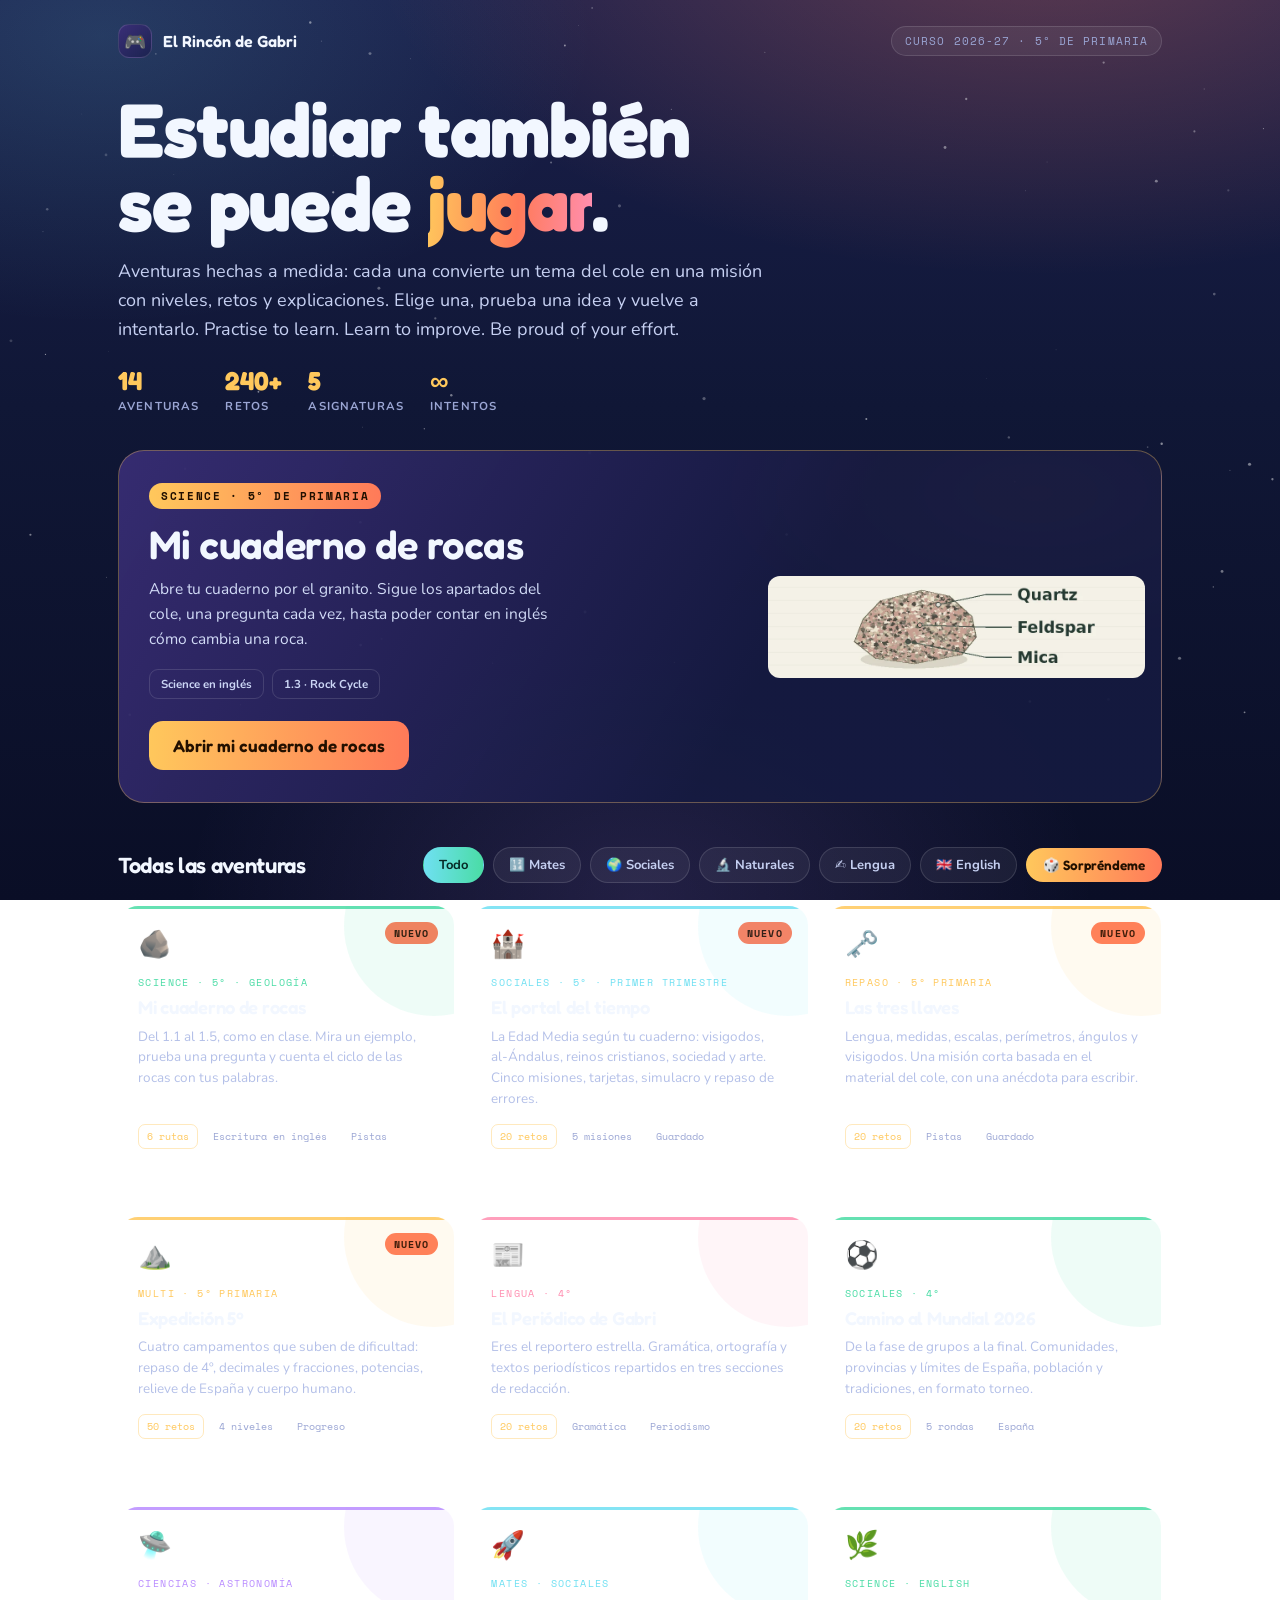
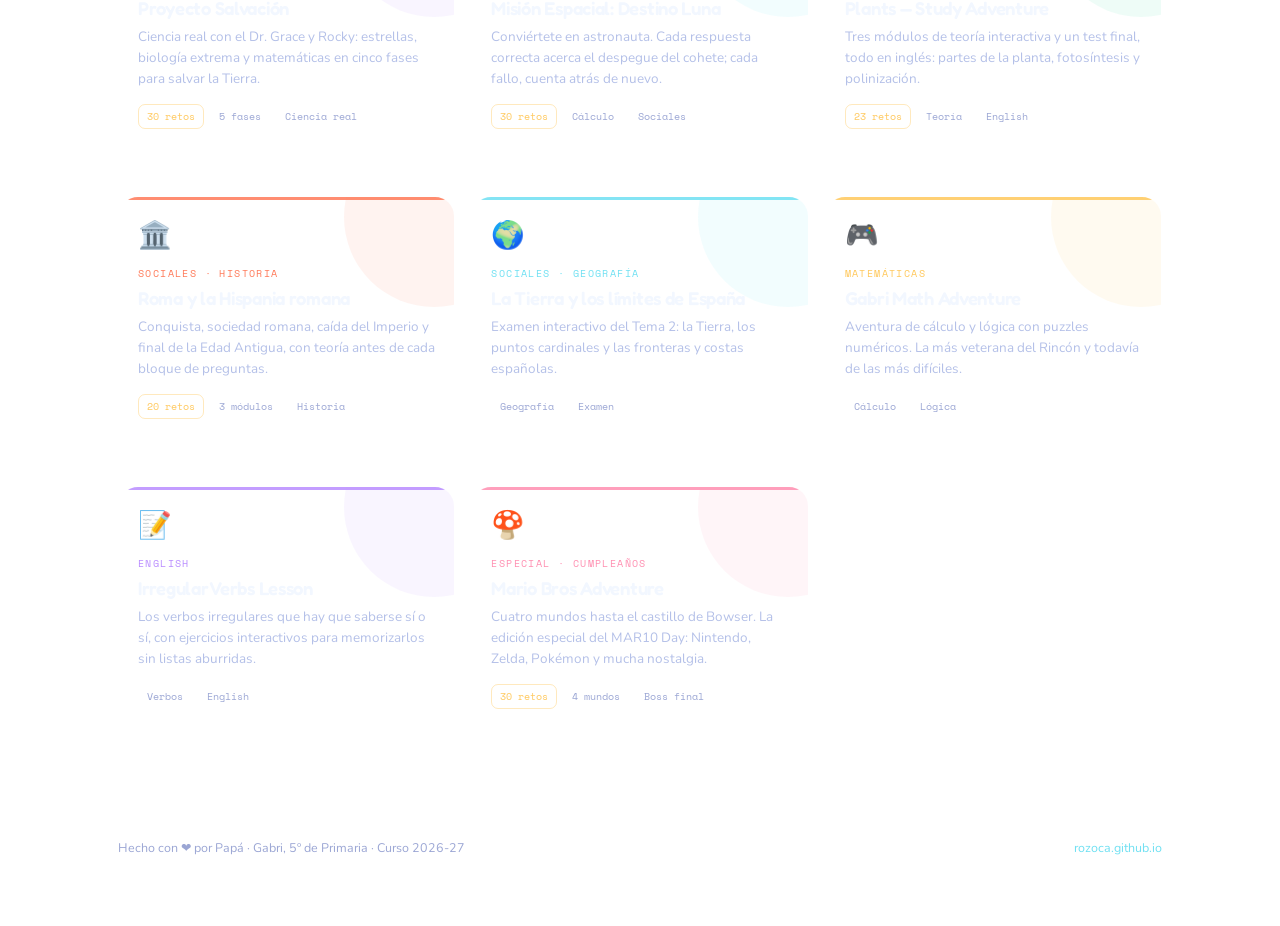
<file: index.html>
<!DOCTYPE html>
<html lang="es">
<head>
<meta charset="utf-8">
<meta name="viewport" content="width=device-width, initial-scale=1.0">
<title>El Rincón de Gabri · Zona de estudio</title>
<meta name="description" content="Aventuras interactivas y más de 240 retos para estudiar jugando. Matemáticas, sociales, naturales, lengua e inglés.">
<link rel="preconnect" href="https://fonts.googleapis.com">
<link rel="preconnect" href="https://fonts.gstatic.com" crossorigin>
<link href="https://fonts.googleapis.com/css2?family=Fredoka:wght@400;500;600;700&family=Nunito:wght@400;600;700;800&family=Space+Mono:wght@400;700&display=swap" rel="stylesheet">
<style>
:root{
  --night:#101736;
  --deep:#1B2350;
  --dusk:#3A2E77;
  --alpen:#FF7A59;
  --sun:#FFC85C;
  --ice:#6FE0F2;
  --moss:#4ADCA5;
  --grape:#B98CFF;
  --rose:#FF8FB1;
  --snow:#F2F7FF;
  --mute:#9BA6D4;
  --card:rgba(255,255,255,.055);
  --line:rgba(255,255,255,.13);
}
*{box-sizing:border-box}
html,body{margin:0;padding:0}
html{scroll-behavior:smooth}
body{
  font-family:"Nunito",system-ui,sans-serif;color:var(--snow);
  background:
    radial-gradient(1100px 560px at 82% -8%, rgba(255,122,89,.30), transparent 62%),
    radial-gradient(820px 480px at 8% 4%, rgba(111,224,242,.15), transparent 60%),
    radial-gradient(700px 500px at 50% 100%, rgba(185,140,255,.14), transparent 65%),
    linear-gradient(180deg,#1A1F4B 0%, var(--night) 45%, #0A0E26 100%);
  background-attachment:fixed;min-height:100vh;overflow-x:hidden;
}
h1,h2,h3,.fred{font-family:"Fredoka",sans-serif;font-weight:600;letter-spacing:-.015em}
.mono{font-family:"Space Mono",monospace}
.wrap{max-width:1080px;margin:0 auto;padding:24px 18px 70px;position:relative;z-index:1}
#stars{position:fixed;inset:0;pointer-events:none;opacity:.7;z-index:0}
a{color:inherit}

/* ---------- barra superior ---------- */
.nav{display:flex;align-items:center;justify-content:space-between;gap:12px;flex-wrap:wrap;margin-bottom:34px}
.brand{display:flex;align-items:center;gap:11px;font-family:"Fredoka",sans-serif;font-size:16px;font-weight:600}
.brand .dot{width:34px;height:34px;border-radius:11px;display:grid;place-items:center;font-size:18px;
  background:linear-gradient(140deg,var(--dusk),var(--deep));border:1px solid var(--line)}
.pill{font-family:"Space Mono",monospace;font-size:11px;letter-spacing:.1em;text-transform:uppercase;
  border:1px solid var(--line);border-radius:99px;padding:6px 13px;color:var(--mute);background:var(--card)}

/* ---------- hero ---------- */
.hero{margin-bottom:34px}
.hero h1{margin:0;font-size:clamp(38px,8.2vw,76px);line-height:.98;font-weight:700}
.hero h1 em{font-style:normal;background:linear-gradient(94deg,var(--sun),var(--alpen) 55%,var(--rose));
  -webkit-background-clip:text;background-clip:text;color:transparent}
.hero .lead{margin:16px 0 0;font-size:clamp(15px,2.1vw,18px);line-height:1.62;color:#C6D0F2;max-width:60ch}
.stats{display:flex;gap:26px;flex-wrap:wrap;margin-top:24px}
.stat b{display:block;font-family:"Fredoka",sans-serif;font-size:26px;line-height:1;color:var(--sun)}
.stat span{font-size:11.5px;letter-spacing:.1em;text-transform:uppercase;color:var(--mute);font-weight:700}

/* ---------- destacado ---------- */
.feature{position:relative;margin:34px 0 44px;border-radius:26px;overflow:hidden;
  border:1px solid rgba(255,200,92,.34);
  background:linear-gradient(120deg, rgba(58,46,119,.9), rgba(21,26,64,.92) 62%),
             radial-gradient(500px 240px at 88% 12%, rgba(255,122,89,.34), transparent 66%);
  display:grid;grid-template-columns:1.55fr 1fr}
.feature-txt{padding:32px 30px}
.tagline{display:inline-flex;align-items:center;gap:7px;font-family:"Space Mono",monospace;font-size:10.5px;
  letter-spacing:.16em;text-transform:uppercase;color:#221000;background:linear-gradient(92deg,var(--sun),var(--alpen));
  border-radius:99px;padding:5px 12px;font-weight:700}
.feature h2{margin:15px 0 10px;font-size:clamp(26px,4.6vw,40px);line-height:1.04}
.feature p{margin:0 0 18px;font-size:15.5px;line-height:1.62;color:#D2DBF7;max-width:46ch}
.camp-row{display:flex;gap:8px;flex-wrap:wrap;margin-bottom:22px}
.camp-row span{font-size:11.5px;font-weight:700;border:1px solid var(--line);border-radius:9px;padding:6px 11px;color:#CBD5F5}
.cta{display:inline-flex;align-items:center;gap:9px;text-decoration:none;border-radius:14px;padding:14px 24px;
  font-family:"Fredoka",sans-serif;font-size:17px;font-weight:600;color:#221000;
  background:linear-gradient(92deg,var(--sun),var(--alpen));transition:.18s}
.cta:hover{transform:translateY(-2px);box-shadow:0 12px 32px rgba(255,150,89,.34)}
.feature-art{position:relative;display:grid;place-items:center;padding:20px}
.feature-art svg{width:100%;height:auto;max-width:280px;filter:drop-shadow(0 14px 30px rgba(0,0,0,.5))}
@media (max-width:820px){
  .feature{grid-template-columns:1fr}
  .feature-art{order:-1;padding:24px 20px 0}
  .feature-art svg{max-width:210px}
  .feature-txt{padding:24px 22px 28px}
}

/* ---------- filtros ---------- */
.tools{display:flex;align-items:center;gap:9px;flex-wrap:wrap;margin-bottom:22px}
.sec-title{font-family:"Fredoka",sans-serif;font-size:22px;margin:0 auto 0 0}
.chip{cursor:pointer;font-family:inherit;font-weight:700;font-size:13px;color:#C6D0F2;
  background:var(--card);border:1px solid var(--line);border-radius:99px;padding:8px 15px;transition:.15s}
.chip:hover{border-color:var(--ice);color:var(--snow)}
.chip.on{background:linear-gradient(92deg,var(--ice),var(--moss));color:#062A26;border-color:transparent}
.dice{cursor:pointer;font-family:"Fredoka",sans-serif;font-weight:600;font-size:13.5px;color:#221000;
  background:linear-gradient(92deg,var(--sun),var(--alpen));border:0;border-radius:99px;padding:9px 17px}
.dice:hover{filter:brightness(1.07)}

/* ---------- rejilla ---------- */
.grid{display:grid;grid-template-columns:repeat(auto-fill,minmax(288px,1fr));gap:16px}
.item{position:relative;display:flex;flex-direction:column;text-decoration:none;color:inherit;
  background:var(--card);border:1px solid var(--line);border-radius:20px;padding:20px 19px 18px;overflow:hidden;
  transition:transform .2s cubic-bezier(.2,.8,.2,1),border-color .2s,box-shadow .2s}
.item::before{content:"";position:absolute;inset:0 0 auto 0;height:3px;background:var(--accent, var(--ice));opacity:.85}
.item::after{content:"";position:absolute;width:180px;height:180px;right:-70px;top:-70px;border-radius:50%;
  background:var(--accent, var(--ice));opacity:.09;transition:opacity .25s,transform .35s}
.item:hover{transform:translateY(-5px);border-color:var(--accent, var(--ice));box-shadow:0 16px 40px rgba(0,0,0,.36)}
.item:hover::after{opacity:.2;transform:scale(1.18)}
.item.hide{display:none}
.item .ico{font-size:27px;margin-bottom:12px}
.item .kicker{font-family:"Space Mono",monospace;font-size:10px;letter-spacing:.14em;text-transform:uppercase;
  color:var(--accent, var(--ice));margin-bottom:6px}
.item h3{margin:0 0 8px;font-size:18.5px;line-height:1.2}
.item p{margin:0 0 14px;font-size:13.5px;line-height:1.55;color:#B4C0E8;flex:1}
.tags{display:flex;gap:6px;flex-wrap:wrap;align-items:center}
.tags span{font-family:"Space Mono",monospace;font-size:10px;border:1px solid var(--line);
  border-radius:7px;padding:4px 8px;color:var(--mute)}
.tags .q{color:var(--sun);border-color:rgba(255,200,92,.4)}
.new{position:absolute;top:16px;right:16px;font-family:"Space Mono",monospace;font-size:9.5px;
  letter-spacing:.12em;background:var(--alpen);color:#2B0C02;border-radius:99px;padding:4px 9px;font-weight:700}
.arrow{margin-top:14px;font-size:13px;font-weight:800;color:var(--accent, var(--ice));opacity:0;transform:translateX(-6px);transition:.2s}
.item:hover .arrow{opacity:1;transform:none}

.divider{margin:46px 0 20px;display:flex;align-items:center;gap:14px}
.divider h2{margin:0;font-size:21px;white-space:nowrap}
.divider i{flex:1;height:1px;background:var(--line)}
.divider small{font-size:12px;color:var(--mute);font-family:"Space Mono",monospace}

.empty{display:none;padding:34px 4px;color:var(--mute);font-family:"Space Mono",monospace;font-size:13.5px}

footer{margin-top:56px;padding-top:22px;border-top:1px solid var(--line);
  display:flex;justify-content:space-between;gap:12px;flex-wrap:wrap;font-size:12.5px;color:var(--mute)}
footer a{color:var(--ice);text-decoration:none}
footer a:hover{text-decoration:underline}
@media (prefers-reduced-motion:reduce){*{transition:none!important;animation:none!important}html{scroll-behavior:auto}}
.science-feature .science-art{padding:16px;align-self:stretch;display:flex;align-items:center}
.science-art .specimen{width:100%;aspect-ratio:900/244;border-radius:12px;background:#f4f1e5 url('science/specimens.webp') left top/200% 200% no-repeat}
</style>
</head>
<body>
<canvas id="stars"></canvas>

<div class="wrap">

  <nav class="nav">
    <div class="brand"><span class="dot">🎮</span> El Rincón de Gabri</div>
    <span class="pill">Curso 2026-27 · 5º de Primaria</span>
  </nav>

  <header class="hero">
    <h1>Estudiar también<br>se puede <em>jugar</em>.</h1>
    <p class="lead">Aventuras hechas a medida: cada una convierte un tema del cole en una misión con niveles, retos y explicaciones. Elige una, prueba una idea y vuelve a intentarlo. <span lang="en">Practise to learn. Learn to improve. Be proud of your effort.</span></p>
    <div class="stats">
      <div class="stat"><b id="nAdv">14</b><span>Aventuras</span></div>
      <div class="stat"><b>240+</b><span>Retos</span></div>
      <div class="stat"><b>5</b><span>Asignaturas</span></div>
      <div class="stat"><b>∞</b><span>Intentos</span></div>
    </div>
  </header>

  <!-- ============ DESTACADO ============ -->
  <section class="feature science-feature" aria-labelledby="science-title">
    <div class="feature-txt">
      <span class="tagline">Science · 5º de Primaria</span>
      <h2 id="science-title">Mi cuaderno de rocas</h2>
      <p>Abre tu cuaderno por el granito. Sigue los apartados del cole, una pregunta cada vez, hasta poder contar en inglés cómo cambia una roca.</p>
      <div class="camp-row"><span>Science en inglés</span><span>1.3 · Rock Cycle</span></div>
      <a class="cta" href="science-geology.html">Abrir mi cuaderno de rocas</a>
    </div>
    <div class="feature-art science-art"><div class="specimen" role="img" aria-label="Una muestra de granito con tres minerales señalados: cuarzo, feldespato y mica."></div></div>
  </section>

  <!-- ============ FILTROS ============ -->
  <div class="tools">
    <h2 class="sec-title">Todas las aventuras</h2>
    <button class="chip on" data-f="all">Todo</button>
    <button class="chip" data-f="mates">🔢 Mates</button>
    <button class="chip" data-f="sociales">🌍 Sociales</button>
    <button class="chip" data-f="naturales">🔬 Naturales</button>
    <button class="chip" data-f="lengua">✍️ Lengua</button>
    <button class="chip" data-f="english">🇬🇧 English</button>
    <button class="dice" id="dice">🎲 Sorpréndeme</button>
  </div>

  <div class="grid" id="grid">
    <a class="item" href="science-geology.html" data-cat="naturales english" style="--accent:var(--moss)">
      <span class="new">NUEVO</span><div class="ico">🪨</div><div class="kicker">Science · 5º · Geología</div>
      <h3>Mi cuaderno de rocas</h3>
      <p>Del 1.1 al 1.5, como en clase. Mira un ejemplo, prueba una pregunta y cuenta el ciclo de las rocas con tus palabras.</p>
      <div class="tags"><span class="q">6 rutas</span><span>Escritura en inglés</span><span>Pistas</span></div><div class="arrow">Explorar geología →</div>
    </a>

    <a class="item" href="sociales-edad-media.html" data-cat="sociales" style="--accent:var(--ice)">
      <span class="new">NUEVO</span><div class="ico">🏰</div><div class="kicker">Sociales · 5º · Primer trimestre</div>
      <h3>El portal del tiempo</h3>
      <p>La Edad Media según tu cuaderno: visigodos, al-Ándalus, reinos cristianos, sociedad y arte. Cinco misiones, tarjetas, simulacro y repaso de errores.</p>
      <div class="tags"><span class="q">20 retos</span><span>5 misiones</span><span>Guardado</span></div><div class="arrow">Viajar al pasado →</div>
    </a>

    <a class="item" href="mision-tres-llaves.html" data-cat="lengua mates sociales" style="--accent:var(--sun)">
      <span class="new">NUEVO</span><div class="ico">🗝️</div><div class="kicker">Repaso · 5º Primaria</div>
      <h3>Las tres llaves</h3><p>Lengua, medidas, escalas, perímetros, ángulos y visigodos. Una misión corta basada en el material del cole, con una anécdota para escribir.</p>
      <div class="tags"><span class="q">20 retos</span><span>Pistas</span><span>Guardado</span></div><div class="arrow">Abrir el archivo →</div>
    </a>


    <a class="item" href="expedicion-5-primaria.html" data-cat="mates sociales naturales english" style="--accent:var(--sun)">
      <span class="new">NUEVO</span>
      <div class="ico">⛰️</div>
      <div class="kicker">Multi · 5º Primaria</div>
      <h3>Expedición 5º</h3>
      <p>Cuatro campamentos que suben de dificultad: repaso de 4º, decimales y fracciones, potencias, relieve de España y cuerpo humano.</p>
      <div class="tags"><span class="q">50 retos</span><span>4 niveles</span><span>Progreso</span></div>
      <div class="arrow">Empezar →</div>
    </a>

    <a class="item" href="lengua-redaccion-gabri.html" data-cat="lengua" style="--accent:var(--rose)">
      <div class="ico">📰</div>
      <div class="kicker">Lengua · 4º</div>
      <h3>El Periódico de Gabri</h3>
      <p>Eres el reportero estrella. Gramática, ortografía y textos periodísticos repartidos en tres secciones de redacción.</p>
      <div class="tags"><span class="q">20 retos</span><span>Gramática</span><span>Periodismo</span></div>
      <div class="arrow">A la redacción →</div>
    </a>

    <a class="item" href="ccss-mundial-gabri.html" data-cat="sociales" style="--accent:var(--moss)">
      <div class="ico">⚽</div>
      <div class="kicker">Sociales · 4º</div>
      <h3>Camino al Mundial 2026</h3>
      <p>De la fase de grupos a la final. Comunidades, provincias y límites de España, población y tradiciones, en formato torneo.</p>
      <div class="tags"><span class="q">20 retos</span><span>5 rondas</span><span>España</span></div>
      <div class="arrow">Saltar al campo →</div>
    </a>

    <a class="item" href="proyecto-salvacion-gabri.html" data-cat="naturales mates" style="--accent:var(--grape)">
      <div class="ico">🛸</div>
      <div class="kicker">Ciencias · Astronomía</div>
      <h3>Proyecto Salvación</h3>
      <p>Ciencia real con el Dr. Grace y Rocky: estrellas, biología extrema y matemáticas en cinco fases para salvar la Tierra.</p>
      <div class="tags"><span class="q">30 retos</span><span>5 fases</span><span>Ciencia real</span></div>
      <div class="arrow">A la misión →</div>
    </a>

    <a class="item" href="mision_espacial_luna_final.html" data-cat="mates sociales" style="--accent:var(--ice)">
      <div class="ico">🚀</div>
      <div class="kicker">Mates · Sociales</div>
      <h3>Misión Espacial: Destino Luna</h3>
      <p>Conviértete en astronauta. Cada respuesta correcta acerca el despegue del cohete; cada fallo, cuenta atrás de nuevo.</p>
      <div class="tags"><span class="q">30 retos</span><span>Cálculo</span><span>Sociales</span></div>
      <div class="arrow">Comenzar misión →</div>
    </a>

    <a class="item" href="plants-study-gabriel.html" data-cat="naturales english" style="--accent:var(--moss)">
      <div class="ico">🌿</div>
      <div class="kicker">Science · English</div>
      <h3>Plants — Study Adventure</h3>
      <p>Tres módulos de teoría interactiva y un test final, todo en inglés: partes de la planta, fotosíntesis y polinización.</p>
      <div class="tags"><span class="q">23 retos</span><span>Teoría</span><span>English</span></div>
      <div class="arrow">Let's start →</div>
    </a>

    <a class="item" href="roma-estudio-gabri.html" data-cat="sociales" style="--accent:var(--alpen)">
      <div class="ico">🏛️</div>
      <div class="kicker">Sociales · Historia</div>
      <h3>Roma y la Hispania romana</h3>
      <p>Conquista, sociedad romana, caída del Imperio y final de la Edad Antigua, con teoría antes de cada bloque de preguntas.</p>
      <div class="tags"><span class="q">20 retos</span><span>3 módulos</span><span>Historia</span></div>
      <div class="arrow">Ave Caesar →</div>
    </a>

    <a class="item" href="limites-espana-primaria.html" data-cat="sociales" style="--accent:var(--ice)">
      <div class="ico">🌍</div>
      <div class="kicker">Sociales · Geografía</div>
      <h3>La Tierra y los límites de España</h3>
      <p>Examen interactivo del Tema 2: la Tierra, los puntos cardinales y las fronteras y costas españolas.</p>
      <div class="tags"><span>Geografía</span><span>Examen</span></div>
      <div class="arrow">Hacer examen →</div>
    </a>

    <a class="item" href="gabri-math-adventure%20(4).html" data-cat="mates" style="--accent:var(--sun)">
      <div class="ico">🎮</div>
      <div class="kicker">Matemáticas</div>
      <h3>Gabri Math Adventure</h3>
      <p>Aventura de cálculo y lógica con puzzles numéricos. La más veterana del Rincón y todavía de las más difíciles.</p>
      <div class="tags"><span>Cálculo</span><span>Lógica</span></div>
      <div class="arrow">A jugar →</div>
    </a>

    <a class="item" href="irregular-verbs-lesson.html" data-cat="english" style="--accent:var(--grape)">
      <div class="ico">📝</div>
      <div class="kicker">English</div>
      <h3>Irregular Verbs Lesson</h3>
      <p>Los verbos irregulares que hay que saberse sí o sí, con ejercicios interactivos para memorizarlos sin listas aburridas.</p>
      <div class="tags"><span>Verbos</span><span>English</span></div>
      <div class="arrow">Let's go →</div>
    </a>

    <a class="item" href="mario-gabri-birthday.html" data-cat="mates" style="--accent:var(--rose)">
      <div class="ico">🍄</div>
      <div class="kicker">Especial · Cumpleaños</div>
      <h3>Mario Bros Adventure</h3>
      <p>Cuatro mundos hasta el castillo de Bowser. La edición especial del MAR10 Day: Nintendo, Zelda, Pokémon y mucha nostalgia.</p>
      <div class="tags"><span class="q">30 retos</span><span>4 mundos</span><span>Boss final</span></div>
      <div class="arrow">A por Bowser →</div>
    </a>

  </div>

  <p class="empty" id="empty">No hay aventuras de esa asignatura todavía. Papá está en ello. 🛠️</p>

  <footer>
    <span>Hecho con ❤️ por Papá · Gabri, 5º de Primaria · Curso 2026-27</span>
    <a href="https://rozoca.github.io/">rozoca.github.io</a>
  </footer>
</div>

<script>
/* ----- filtros ----- */
const chips = document.querySelectorAll('.chip');
const items = Array.prototype.slice.call(document.querySelectorAll('.item'));
const empty = document.getElementById('empty');

chips.forEach(c=>{
  c.addEventListener('click', ()=>{
    chips.forEach(x=>x.classList.remove('on'));
    c.classList.add('on');
    const f = c.dataset.f;
    let n = 0;
    items.forEach(it=>{
      const ok = (f === 'all') || it.dataset.cat.split(' ').indexOf(f) > -1;
      it.classList.toggle('hide', !ok);
      if(ok) n++;
    });
    empty.style.display = n ? 'none' : 'block';
  });
});

/* ----- dado ----- */
document.getElementById('dice').addEventListener('click', ()=>{
  const pool = items.filter(i=>!i.classList.contains('hide'));
  if(!pool.length) return;
  const pick = pool[Math.floor(Math.random()*pool.length)];
  pick.scrollIntoView({behavior:'smooth', block:'center'});
  pick.style.transition = 'transform .25s';
  pick.style.transform = 'translateY(-6px) scale(1.03)';
  pick.style.borderColor = 'var(--sun)';
  setTimeout(()=>{ pick.style.transform=''; pick.style.borderColor=''; }, 1100);
});

/* ----- contador ----- */
document.getElementById('nAdv').textContent = items.length;

/* ----- estrellas ----- */
(function(){
  const cv = document.getElementById('stars'), cx = cv.getContext('2d');
  let dots = [];
  function size(){
    cv.width = innerWidth; cv.height = innerHeight;
    dots = Array.from({length: Math.round(innerWidth/15)}, ()=>({
      x: Math.random()*cv.width, y: Math.random()*cv.height*0.8,
      r: Math.random()*1.3+0.3, a: Math.random(), s: Math.random()*0.011+0.003
    }));
  }
  function loop(){
    cx.clearRect(0,0,cv.width,cv.height);
    dots.forEach(d=>{
      d.a += d.s; const o = 0.22 + Math.abs(Math.sin(d.a))*0.6;
      cx.beginPath(); cx.arc(d.x,d.y,d.r,0,6.284);
      cx.fillStyle='rgba(255,255,255,'+o+')'; cx.fill();
    });
    requestAnimationFrame(loop);
  }
  addEventListener('resize', size);
  size();
  if(!matchMedia('(prefers-reduced-motion: reduce)').matches) loop();
  else dots.forEach(d=>{ cx.beginPath(); cx.arc(d.x,d.y,d.r,0,6.284); cx.fillStyle='rgba(255,255,255,.5)'; cx.fill(); });
})();
</script>
</body>
</html>
</file>
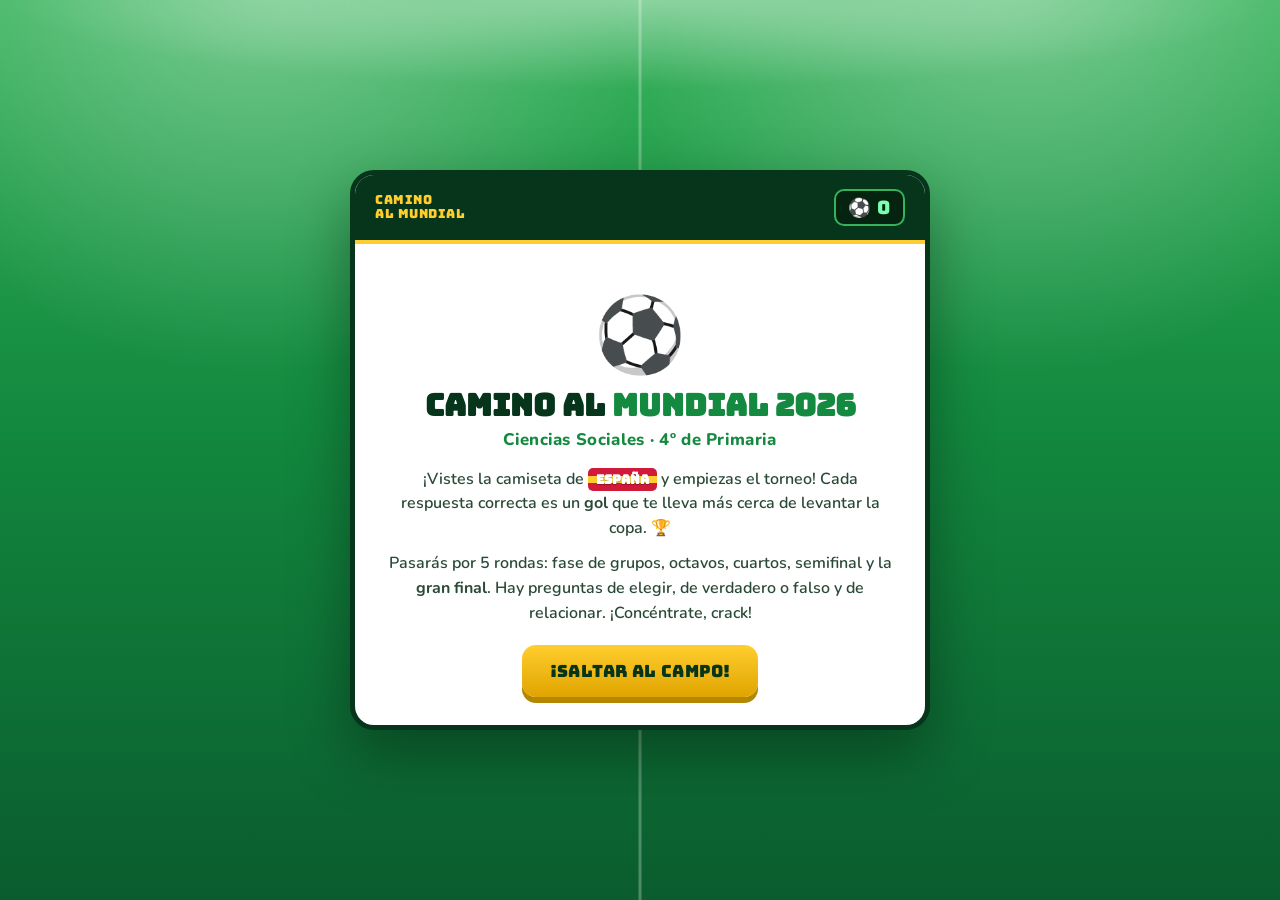
<file: ccss-mundial-gabri.html>
<!DOCTYPE html>
<html lang="es">
<head>
<meta charset="UTF-8">
<meta name="viewport" content="width=device-width, initial-scale=1.0">
<title>Camino al Mundial 2026 ⚽ · Ciencias Sociales</title>
<link rel="preconnect" href="https://fonts.googleapis.com">
<link rel="preconnect" href="https://fonts.gstatic.com" crossorigin>
<link href="https://fonts.googleapis.com/css2?family=Bungee&family=Nunito:wght@400;600;700;800;900&display=swap" rel="stylesheet">
<style>
  :root{
    --pitch-dark:#0a5c2e;
    --pitch:#138a3f;
    --pitch-light:#36b35a;
    --gold:#ffce2e;
    --gold-deep:#e0a400;
    --white:#ffffff;
    --line:rgba(255,255,255,.55);
    --red:#d11a3a;
    --red-soft:#fde7eb;
    --green-ok:#1faa59;
    --green-soft:#e3f8ec;
    --ink:#06351b;
    --score-bg:#06351b;
  }
  *{margin:0;padding:0;box-sizing:border-box;}
  body{
    font-family:'Nunito',sans-serif;
    color:var(--ink);
    min-height:100vh;
    background:
      radial-gradient(circle at 20% -5%, rgba(255,255,255,.35) 0%, transparent 30%),
      radial-gradient(circle at 80% -5%, rgba(255,255,255,.35) 0%, transparent 30%),
      linear-gradient(180deg, var(--pitch-light) 0%, var(--pitch) 45%, var(--pitch-dark) 100%);
    display:flex;align-items:center;justify-content:center;
    padding:16px;overflow-x:hidden;
  }
  /* Líneas de campo de fútbol al fondo */
  .campo{position:fixed;inset:0;z-index:0;pointer-events:none;opacity:.5;}
  .campo .circulo{position:absolute;top:50%;left:50%;width:230px;height:230px;border:3px solid var(--line);
    border-radius:50%;transform:translate(-50%,-50%);}
  .campo .linea{position:absolute;top:0;left:50%;width:3px;height:100%;background:var(--line);transform:translateX(-50%);}
  .focos{position:fixed;top:0;left:0;width:100%;height:90px;z-index:0;
    background:radial-gradient(ellipse at 50% 0%, rgba(255,255,255,.4),transparent 70%);pointer-events:none;}

  .tarjeta{
    position:relative;z-index:2;width:100%;max-width:580px;
    background:var(--white);
    border-radius:24px;
    padding:0 0 28px;
    box-shadow:0 24px 60px rgba(0,0,0,.35);
    overflow:hidden;
    border:5px solid var(--ink);
  }

  /* ---------- Marcador superior estilo LED ---------- */
  .marcador{
    background:var(--score-bg);
    color:var(--white);
    padding:14px 20px;
    display:flex;align-items:center;justify-content:space-between;gap:10px;
    border-bottom:4px solid var(--gold);
  }
  .marcador .ronda{font-family:'Bungee';font-size:.78rem;letter-spacing:.5px;color:var(--gold);text-transform:uppercase;line-height:1.1;}
  .marcador .goles{font-family:'Bungee';font-size:1.15rem;background:#04240f;border:2px solid var(--pitch-light);
    border-radius:10px;padding:4px 12px;color:#7CFFB0;letter-spacing:1px;white-space:nowrap;}
  .dots{display:flex;gap:5px;flex-wrap:wrap;max-width:160px;}
  .dot{width:11px;height:11px;border-radius:50%;background:rgba(255,255,255,.22);transition:.3s;}
  .dot.done{background:var(--gold);}
  .dot.now{background:var(--white);box-shadow:0 0 0 3px rgba(255,255,255,.25);}

  .cuerpo{padding:24px 24px 0;}

  /* ---------- Pantalla inicio ---------- */
  .balon{font-size:4.6rem;text-align:center;display:block;margin:18px 0 4px;animation:bote 1.6s ease-in-out infinite;}
  @keyframes bote{0%,100%{transform:translateY(0) rotate(-8deg)}50%{transform:translateY(-14px) rotate(8deg)}}
  h1{font-family:'Bungee';font-size:1.9rem;line-height:1.05;text-align:center;color:var(--ink);margin-bottom:6px;}
  h1 .azul{color:var(--pitch);}
  .lema{text-align:center;font-weight:800;color:var(--pitch);font-size:1.05rem;margin-bottom:16px;letter-spacing:.3px;}
  .intro-txt{text-align:center;font-weight:600;color:#2a4a37;line-height:1.55;margin:0 6px 8px;}
  .bandera{display:inline-block;background:linear-gradient(180deg,var(--red) 0 33%, var(--gold) 33% 66%, var(--red) 66%);
    padding:2px 8px;border-radius:5px;color:#fff;font-weight:900;font-family:'Bungee';font-size:.8rem;text-shadow:0 1px 1px rgba(0,0,0,.3);}

  /* ---------- Pregunta ---------- */
  .tipo-badge{display:inline-flex;align-items:center;gap:6px;font-family:'Bungee';font-size:.62rem;letter-spacing:.5px;
    background:var(--gold);color:var(--ink);padding:5px 11px;border-radius:50px;text-transform:uppercase;margin-bottom:12px;}
  .pregunta{font-family:'Nunito';font-weight:800;font-size:1.28rem;line-height:1.3;color:var(--ink);margin-bottom:18px;}
  .pregunta b{color:var(--pitch);}

  .opciones{display:grid;gap:11px;}
  .opcion{
    font-family:'Nunito';font-weight:700;font-size:1.05rem;
    background:#f4fbf6;border:3px solid #cfe9d8;color:var(--ink);
    padding:14px 16px;border-radius:14px;cursor:pointer;text-align:left;
    transition:transform .12s, border-color .2s, background .2s;
    display:flex;align-items:center;gap:12px;
  }
  .opcion .num{width:28px;height:28px;flex:0 0 28px;border-radius:8px;background:var(--pitch);color:#fff;
    display:flex;align-items:center;justify-content:center;font-family:'Bungee';font-size:.8rem;}
  .opcion:hover:not(:disabled){transform:translateX(4px);border-color:var(--gold);}
  .opcion:disabled{cursor:default;}
  .opcion.ok{background:var(--green-soft);border-color:var(--green-ok);}
  .opcion.ok .num{background:var(--green-ok);}
  .opcion.no{background:var(--red-soft);border-color:var(--red);}
  .opcion.no .num{background:var(--red);}

  /* Verdadero / Falso */
  .vf{display:grid;grid-template-columns:1fr 1fr;gap:14px;}
  .vf button{font-family:'Bungee';font-size:1.1rem;padding:24px 10px;border-radius:16px;cursor:pointer;border:4px solid;
    transition:transform .12s;display:flex;flex-direction:column;align-items:center;gap:6px;}
  .vf .v{background:#eafff2;border-color:var(--green-ok);color:#0c6e3a;}
  .vf .f{background:#fff0f2;border-color:var(--red);color:#a01228;}
  .vf button:hover:not(:disabled){transform:scale(1.04);}
  .vf button:disabled{opacity:.55;cursor:default;}
  .vf button.elegida{transform:scale(1.04);box-shadow:0 0 0 4px rgba(255,206,46,.5);}
  .vf .emo{font-size:1.8rem;}

  /* Asociación / matching */
  .match-instru{font-size:.9rem;font-weight:700;color:#5b7a67;margin-bottom:12px;text-align:center;}
  .match{display:grid;grid-template-columns:1fr 1fr;gap:18px;}
  .col{display:flex;flex-direction:column;gap:10px;}
  .col-tit{font-family:'Bungee';font-size:.6rem;text-transform:uppercase;color:#5b7a67;text-align:center;letter-spacing:.5px;}
  .mitem{font-family:'Nunito';font-weight:700;font-size:.93rem;padding:12px 10px;border-radius:12px;cursor:pointer;
    border:3px solid #cfe9d8;background:#f4fbf6;color:var(--ink);text-align:center;transition:transform .12s,background .2s,border-color .2s;line-height:1.25;}
  .mitem:hover:not(.lock){transform:scale(1.03);border-color:var(--gold);}
  .mitem.sel{background:var(--gold);border-color:var(--gold-deep);}
  .mitem.lock{background:var(--green-soft);border-color:var(--green-ok);color:#0c6e3a;cursor:default;opacity:.9;}
  .mitem.flash{background:var(--red-soft);border-color:var(--red);}

  /* Feedback */
  .feedback{margin-top:18px;padding:14px 16px;border-radius:14px;font-weight:800;opacity:0;max-height:0;overflow:hidden;
    transition:opacity .3s, max-height .3s;}
  .feedback.show{opacity:1;max-height:260px;}
  .feedback.bien{background:var(--green-soft);border:2px solid var(--green-ok);color:#0c6e3a;}
  .feedback.mal{background:var(--red-soft);border:2px solid var(--red);color:#a01228;}
  .feedback small{display:block;font-weight:600;color:#34503f;margin-top:6px;font-size:.92rem;line-height:1.45;}

  .btn{font-family:'Bungee';font-size:1.05rem;color:var(--ink);
    background:linear-gradient(180deg,var(--gold),var(--gold-deep));
    border:none;border-radius:14px;padding:15px 28px;cursor:pointer;display:block;margin:20px auto 0;
    box-shadow:0 6px 0 #b58600;transition:transform .1s,box-shadow .1s;letter-spacing:.4px;}
  .btn:active{transform:translateY(4px);box-shadow:0 2px 0 #b58600;}
  .btn.verde{background:linear-gradient(180deg,var(--pitch-light),var(--pitch));color:#fff;box-shadow:0 6px 0 #0a5c2e;}
  .btn.verde:active{box-shadow:0 2px 0 #0a5c2e;}
  .oculto{display:none !important;}

  /* Final */
  .trofeo{font-size:5.2rem;text-align:center;display:block;margin:14px 0 2px;animation:bote 1.8s ease-in-out infinite;}
  .estrellas{font-size:2.4rem;text-align:center;letter-spacing:8px;margin:8px 0;}
  .resultado{font-family:'Bungee';font-size:1.3rem;text-align:center;color:var(--ink);margin:4px 0;}
  .marcador-final{font-family:'Bungee';font-size:2rem;text-align:center;color:var(--pitch);margin:6px 0;}
  .msg-final{text-align:center;font-weight:700;color:#2a4a37;font-size:1.05rem;margin:6px 14px 0;line-height:1.5;}

  .confeti{position:fixed;top:-12px;width:12px;height:12px;z-index:50;}
  @media(max-width:480px){
    h1{font-size:1.5rem}.pregunta{font-size:1.12rem}.balon{font-size:3.6rem}.trofeo{font-size:4rem}
    .match{gap:10px}.mitem{font-size:.84rem}
  }
</style>
</head>
<body>
<div class="focos"></div>
<div class="campo"><span class="linea"></span><span class="circulo"></span></div>

<div class="tarjeta">
  <!-- Marcador -->
  <div class="marcador" id="marcador">
    <div class="ronda" id="ronda">Camino<br>al Mundial</div>
    <div class="dots" id="dots"></div>
    <div class="goles" id="goles">⚽ 0</div>
  </div>

  <div class="cuerpo">

    <!-- INICIO -->
    <section id="inicio">
      <span class="balon">⚽</span>
      <h1>Camino al <span class="azul">Mundial 2026</span></h1>
      <p class="lema">Ciencias Sociales · 4º de Primaria</p>
      <p class="intro-txt">
        ¡Vistes la camiseta de <span class="bandera">ESPAÑA</span> y empiezas el torneo!
        Cada respuesta correcta es un <b>gol</b> que te lleva más cerca de levantar la copa. 🏆
      </p>
      <p class="intro-txt" style="margin-top:10px;">
        Pasarás por 5 rondas: fase de grupos, octavos, cuartos, semifinal y la <b>gran final</b>.
        Hay preguntas de elegir, de verdadero o falso y de relacionar. ¡Concéntrate, crack!
      </p>
      <button class="btn" onclick="empezar()">¡SALTAR AL CAMPO!</button>
    </section>

    <!-- JUEGO -->
    <section id="juego" class="oculto">
      <span class="tipo-badge" id="tipoBadge">⚽ Pregunta</span>
      <div class="pregunta" id="pregunta"></div>
      <div id="zona"></div>
      <div class="feedback" id="feedback"></div>
      <button class="btn verde oculto" id="btnNext" onclick="siguiente()">CONTINUAR ➜</button>
    </section>

    <!-- FINAL -->
    <section id="final" class="oculto">
      <span class="trofeo" id="trofeo">🏆</span>
      <div class="estrellas" id="estrellas"></div>
      <div class="resultado" id="resultado"></div>
      <div class="marcador-final" id="marcadorFinal"></div>
      <p class="msg-final" id="msgFinal"></p>
      <button class="btn" onclick="reiniciar()">JUGAR OTRA VEZ 🔁</button>
    </section>

  </div>
</div>

<script>
/* ===================== PREGUNTAS ===================== */
const RONDAS = ["Fase de grupos","Octavos de final","Cuartos de final","Semifinal","¡LA GRAN FINAL!"];

const questions = [
  // ---- TEMA 9: Organización del territorio ----
  { type:'mc',
    q:'España es un estado <b>democrático</b>. ¿Qué significa eso?',
    options:['Que manda solo una persona','Que los ciudadanos eligen a sus representantes votando','Que no hay leyes'],
    correct:1,
    explain:'En democracia, las personas mayores de 18 años votan para elegir quién gobierna.' },

  { type:'mc',
    q:'¿Qué forma de gobierno tiene España?',
    options:['Una república','Una monarquía parlamentaria','Una dictadura'],
    correct:1,
    explain:'El rey es el jefe del Estado, pero las leyes las hace el Parlamento. Por eso es monarquía PARLAMENTARIA.' },

  { type:'mc',
    q:'¿Quién es el <b>jefe del Estado</b> en España?',
    options:['El presidente del Gobierno','El rey (Felipe VI)','El alcalde'],
    correct:1,
    explain:'Felipe VI es el rey desde 2014. Su hija, la princesa Leonor, es la heredera de la corona.' },

  { type:'tf',
    q:'En España, las personas mayores de 18 años pueden votar en las elecciones.',
    answer:true,
    explain:'¡Correcto! A partir de los 18 años ya se puede votar para elegir a los representantes.' },

  { type:'mc',
    q:'¿En cuántas <b>comunidades autónomas</b> se divide España?',
    options:['15','17','19'],
    correct:1,
    explain:'17 comunidades autónomas, más 2 ciudades autónomas. ¡Madrid es una de las comunidades!' },

  { type:'mc',
    q:'¿Cuáles son las dos <b>ciudades autónomas</b> de España?',
    options:['Ceuta y Melilla','Baleares y Canarias','Madrid y Barcelona'],
    correct:0,
    explain:'Ceuta y Melilla están en el norte de África, pero forman parte de España.' },

  { type:'mc',
    q:'El territorio va de mayor a menor así: comunidad autónoma → <b>?</b> → municipio. ¿Qué falta en el medio?',
    options:['Provincia','Continente','Barrio'],
    correct:0,
    explain:'Las comunidades se dividen en PROVINCIAS, y las provincias en municipios. El municipio lo gobierna el ayuntamiento.' },

  { type:'mc',
    q:'¿Cómo se llama el documento con las normas de cada comunidad autónoma?',
    options:['El padrón','El Estatuto de Autonomía','El censo'],
    correct:1,
    explain:'El Estatuto de Autonomía recoge las normas, la capital y la organización de cada comunidad.' },

  { type:'mc',
    q:'¿A qué <b>continente</b> pertenece España?',
    options:['África','Europa','América'],
    correct:1,
    explain:'España está en el suroeste de Europa, en la península Ibérica, que comparte con Portugal.' },

  { type:'match',
    q:'Relaciona cada <b>límite de España</b> con lo que hay:',
    pairs:[
      {l:'Al NORTE',  r:'Francia y Andorra'},
      {l:'Al OESTE',  r:'Portugal'},
      {l:'Al ESTE',   r:'Mar Mediterráneo'},
      {l:'Al SUR',    r:'Marruecos'}
    ],
    explain:'Al norte: mar Cantábrico, Francia y Andorra. Al oeste: Portugal y el océano Atlántico. Al este: mar Mediterráneo. Al sur: Marruecos.' },

  // ---- TEMA 8: La población y las tradiciones ----
  { type:'mc',
    q:'¿Qué es la <b>población</b> de un lugar?',
    options:['El conjunto de personas que viven allí','El número de casas que hay','Los animales del lugar'],
    correct:0,
    explain:'La población es el conjunto de personas que viven en un sitio: un pueblo, una ciudad, una provincia o un país.' },

  { type:'mc',
    q:'¿Cuándo <b>aumenta</b> la población de un lugar?',
    options:['Cuando muchas personas se marchan','Cuando nacen más personas de las que mueren','Cuando hace mucho calor'],
    correct:1,
    explain:'La población crece cuando nacen más de los que mueren, o cuando llegan más personas (inmigrantes) de las que se van.' },

  { type:'match',
    q:'Relaciona cada palabra con su <b>significado</b>:',
    pairs:[
      {l:'Padrón',     r:'Lista de los vecinos de un municipio'},
      {l:'Censo',      r:'Recuento completo cada 10 años'},
      {l:'Natalidad',  r:'Niños que nacen en un año'},
      {l:'Mortalidad', r:'Personas que mueren en un año'}
    ],
    explain:'El padrón lo hace el ayuntamiento cada año. El censo es más completo y se hace cada 10 años.' },

  { type:'mc',
    q:'La <b>población adulta</b> (la que trabaja) está formada por personas de…',
    options:['0 a 14 años','15 a 64 años','65 años o más'],
    correct:1,
    explain:'Joven: 0 a 14 años. Adulta: 15 a 64 años. Anciana: 65 o más. La adulta es la población activa.' },

  { type:'match',
    q:'Relaciona cada <b>sector económico</b> con un trabajo de ejemplo:',
    pairs:[
      {l:'Sector primario',    r:'Agricultor o pescador'},
      {l:'Sector secundario',  r:'Trabajar en una fábrica'},
      {l:'Sector terciario',   r:'Médico o profesor'}
    ],
    explain:'Primario: saca productos de la naturaleza. Secundario: transforma materias primas (industria). Terciario: ofrece servicios.' },

  { type:'tf',
    q:'La población urbana es la que vive en los pueblos.',
    answer:false,
    explain:'¡Ojo! La población URBANA vive en las ciudades. La que vive en los pueblos es la población RURAL.' },

  { type:'mc',
    q:'¿Cuál es el <b>baile tradicional de Madrid</b> que se baila en San Isidro?',
    options:['La sardana','El chotis','La jota'],
    correct:1,
    explain:'El chotis se baila con el traje de chulapo y chulapa, muy típico de las fiestas de Madrid.' },

  { type:'mc',
    q:'¿Qué día se celebra la fiesta de <b>San Isidro</b>, el patrón de Madrid?',
    options:['El 15 de mayo','El 25 de diciembre','El 12 de octubre'],
    correct:0,
    explain:'San Isidro se celebra el 15 de mayo. Es típico comer rosquillas y bailar el chotis en la Pradera.' },

  { type:'tf',
    q:'El cocido madrileño es un plato típico de la Comunidad de Madrid.',
    answer:true,
    explain:'¡Verdadero! El cocido madrileño, los callos y las rosquillas del santo son platos típicos de Madrid.' },

  { type:'mc',
    q:'Uno de los rascacielos <b>más altos del mundo</b> es el…',
    options:['Burj Khalifa (Emiratos Árabes)','Torre Picasso (Madrid)','Edificio Telefónica'],
    correct:0,
    explain:'El Burj Khalifa tiene más de 150 plantas y mide más de medio kilómetro. En Madrid destacan la Torre Picasso y las Cuatro Torres.' }
];

/* ===================== ESTADO ===================== */
let idx = 0, goles = 0, bloqueado = false;
const $ = id => document.getElementById(id);

function rondaDe(i){ return RONDAS[Math.min(4, Math.floor(i/4))]; }

function empezar(){
  $('inicio').classList.add('oculto');
  $('juego').classList.remove('oculto');
  pintarDots();
  render();
}

function pintarDots(){
  const cont = $('dots'); cont.innerHTML='';
  for(let i=0;i<questions.length;i++){
    const d=document.createElement('span');
    d.className='dot'+(i<idx?' done':'')+(i===idx?' now':'');
    cont.appendChild(d);
  }
}

function shuffle(a){ const b=a.slice(); for(let i=b.length-1;i>0;i--){const j=Math.floor(Math.random()*(i+1));[b[i],b[j]]=[b[j],b[i]];} return b; }

/* ===================== RENDER ===================== */
function render(){
  bloqueado=false;
  const p = questions[idx];
  $('ronda').innerHTML = rondaDe(idx);
  $('goles').textContent = '⚽ ' + goles;
  pintarDots();
  $('pregunta').innerHTML = p.q;
  $('feedback').className='feedback';
  $('feedback').innerHTML='';
  $('btnNext').classList.add('oculto');
  $('btnNext').textContent = (idx===questions.length-1) ? 'VER LA COPA 🏆' : 'CONTINUAR ➜';

  const badge=$('tipoBadge'), zona=$('zona');
  zona.innerHTML='';

  if(p.type==='mc'){
    badge.innerHTML='⚽ Elige la respuesta';
    const ul=document.createElement('div'); ul.className='opciones';
    p.options.forEach((op,i)=>{
      const b=document.createElement('button');
      b.className='opcion';
      b.innerHTML=`<span class="num">${i+1}</span><span>${op}</span>`;
      b.onclick=()=>responderMC(i,b);
      ul.appendChild(b);
    });
    zona.appendChild(ul);
  }
  else if(p.type==='tf'){
    badge.innerHTML='🟢 Verdadero o Falso 🔴';
    const wrap=document.createElement('div'); wrap.className='vf';
    const v=document.createElement('button'); v.className='v'; v.innerHTML='<span class="emo">✅</span>VERDADERO';
    const f=document.createElement('button'); f.className='f'; f.innerHTML='<span class="emo">❌</span>FALSO';
    v.onclick=()=>responderTF(true,v,f);
    f.onclick=()=>responderTF(false,f,v);
    wrap.appendChild(v); wrap.appendChild(f);
    zona.appendChild(wrap);
  }
  else if(p.type==='match'){
    badge.innerHTML='🔗 Relaciona las parejas';
    const instru=document.createElement('p'); instru.className='match-instru';
    instru.textContent='Toca uno de la izquierda y luego su pareja de la derecha.';
    zona.appendChild(instru);
    const grid=document.createElement('div'); grid.className='match';

    const colL=document.createElement('div'); colL.className='col';
    const tL=document.createElement('div'); tL.className='col-tit'; tL.textContent='Concepto'; colL.appendChild(tL);
    const colR=document.createElement('div'); colR.className='col';
    const tR=document.createElement('div'); tR.className='col-tit'; tR.textContent='Pareja'; colR.appendChild(tR);

    p.pairs.forEach(par=>{
      const li=document.createElement('div'); li.className='mitem'; li.textContent=par.l; li.dataset.l=par.l;
      li.onclick=()=>seleccionarL(li); colL.appendChild(li);
    });
    shuffle(p.pairs).forEach(par=>{
      const ri=document.createElement('div'); ri.className='mitem'; ri.textContent=par.r; ri.dataset.r=par.r;
      ri.onclick=()=>seleccionarR(ri); colR.appendChild(ri);
    });
    grid.appendChild(colL); grid.appendChild(colR);
    zona.appendChild(grid);
  }
}

/* ===================== RESPUESTAS ===================== */
function responderMC(i,boton){
  if(bloqueado)return; bloqueado=true;
  const p=questions[idx];
  document.querySelectorAll('.opcion').forEach(b=>b.disabled=true);
  const fb=$('feedback');
  if(i===p.correct){
    boton.classList.add('ok'); goles++; $('goles').textContent='⚽ '+goles;
    fb.className='feedback bien show';
    fb.innerHTML=`¡GOOOL! ⚽ <small>${p.explain}</small>`;
    confeti(10);
  }else{
    boton.classList.add('no');
    document.querySelectorAll('.opcion')[p.correct].classList.add('ok');
    fb.className='feedback mal show';
    fb.innerHTML=`¡Uy, fuera! La respuesta era la ${p.correct+1}. <small>${p.explain}</small>`;
  }
  $('btnNext').classList.remove('oculto');
}

function responderTF(valor,elegida,otra){
  if(bloqueado)return; bloqueado=true;
  const p=questions[idx];
  elegida.classList.add('elegida');
  elegida.disabled=true; otra.disabled=true;
  const fb=$('feedback');
  if(valor===p.answer){
    goles++; $('goles').textContent='⚽ '+goles;
    fb.className='feedback bien show';
    fb.innerHTML=`¡GOOOL! ⚽ <small>${p.explain}</small>`;
    confeti(10);
  }else{
    fb.className='feedback mal show';
    fb.innerHTML=`¡Casi! La respuesta correcta era <b>${p.answer?'VERDADERO':'FALSO'}</b>. <small>${p.explain}</small>`;
  }
  $('btnNext').classList.remove('oculto');
}

/* ---- Matching ---- */
let selL=null;
function seleccionarL(el){
  if(el.classList.contains('lock'))return;
  document.querySelectorAll('.col')[0].querySelectorAll('.mitem').forEach(x=>x.classList.remove('sel'));
  el.classList.add('sel'); selL=el;
}
function seleccionarR(el){
  if(el.classList.contains('lock')||!selL)return;
  const p=questions[idx];
  const correcta = p.pairs.find(par=>par.l===selL.dataset.l).r;
  if(el.dataset.r===correcta){
    selL.classList.remove('sel'); selL.classList.add('lock'); el.classList.add('lock');
    selL=null;
    // ¿completado?
    const total=p.pairs.length;
    const hechos=document.querySelectorAll('.col')[0].querySelectorAll('.mitem.lock').length;
    if(hechos===total) finMatch();
  }else{
    const a=selL, b=el;
    a.classList.add('flash'); b.classList.add('flash');
    setTimeout(()=>{a.classList.remove('flash','sel'); b.classList.remove('flash');},550);
    selL=null;
  }
}
function finMatch(){
  if(bloqueado)return; bloqueado=true;
  const p=questions[idx];
  goles++; $('goles').textContent='⚽ '+goles;
  const fb=$('feedback');
  fb.className='feedback bien show';
  fb.innerHTML=`¡Parejas completas! ⚽ <small>${p.explain}</small>`;
  confeti(14);
  $('btnNext').classList.remove('oculto');
}

/* ===================== NAVEGACIÓN ===================== */
function siguiente(){
  idx++;
  if(idx<questions.length) render();
  else mostrarFinal();
}

function mostrarFinal(){
  $('juego').classList.add('oculto');
  $('final').classList.remove('oculto');
  $('ronda').innerHTML='Final del<br>torneo';
  $('goles').textContent='⚽ '+goles;
  pintarDots();
  const total=questions.length;
  let estrellas, titulo, emoji, msg;
  if(goles>=18){ estrellas=3; titulo='¡CAMPEÓN DEL MUNDO!'; emoji='🏆'; msg='¡Increíble, Gabri! Dominas el tema de pe a pa. Levanta la copa, te la has ganado.'; }
  else if(goles>=14){ estrellas=2; titulo='¡SUBCAMPEÓN!'; emoji='🥈'; msg='¡Gran torneo! Te has quedado muy cerca. Repasa lo que falló y la próxima es tuya.'; }
  else if(goles>=10){ estrellas=1; titulo='¡A CUARTOS!'; emoji='🥉'; msg='¡Buen partido! Vas por el camino. Vuelve a jugar para subir al podio.'; }
  else { estrellas=0; titulo='¡A SEGUIR ENTRENANDO!'; emoji='⚽'; msg='Cada campeón empieza entrenando. Repasa el tema y juega otra vez: ¡seguro que marcas más goles!'; }
  $('trofeo').textContent=emoji;
  $('estrellas').textContent='⭐'.repeat(estrellas)+'☆'.repeat(3-estrellas);
  $('resultado').textContent=titulo;
  $('marcadorFinal').textContent=goles+' / '+total+' goles';
  $('msgFinal').textContent=msg;
  if(goles>=14){ for(let k=0;k<4;k++) setTimeout(()=>confeti(22),k*260); }
}

function reiniciar(){
  idx=0; goles=0; bloqueado=false; selL=null;
  $('final').classList.add('oculto');
  $('inicio').classList.remove('oculto');
  $('ronda').innerHTML='Camino<br>al Mundial';
  $('goles').textContent='⚽ 0';
  $('dots').innerHTML='';
}

/* ===================== CONFETI ===================== */
function confeti(n){
  const colores=['#ffce2e','#d11a3a','#36b35a','#ffffff','#0e7ec4'];
  for(let i=0;i<n;i++){
    const c=document.createElement('div'); c.className='confeti';
    c.style.left=Math.random()*100+'vw';
    c.style.background=colores[Math.floor(Math.random()*colores.length)];
    c.style.borderRadius=Math.random()>.5?'50%':'2px';
    document.body.appendChild(c);
    const dur=1100+Math.random()*900;
    c.animate(
      [{transform:'translateY(0) rotate(0)',opacity:1},
       {transform:`translateY(105vh) rotate(${Math.random()*720}deg)`,opacity:0}],
      {duration:dur,easing:'ease-in'}
    );
    setTimeout(()=>c.remove(),dur);
  }
}
</script>
</body>
</html>
</file>
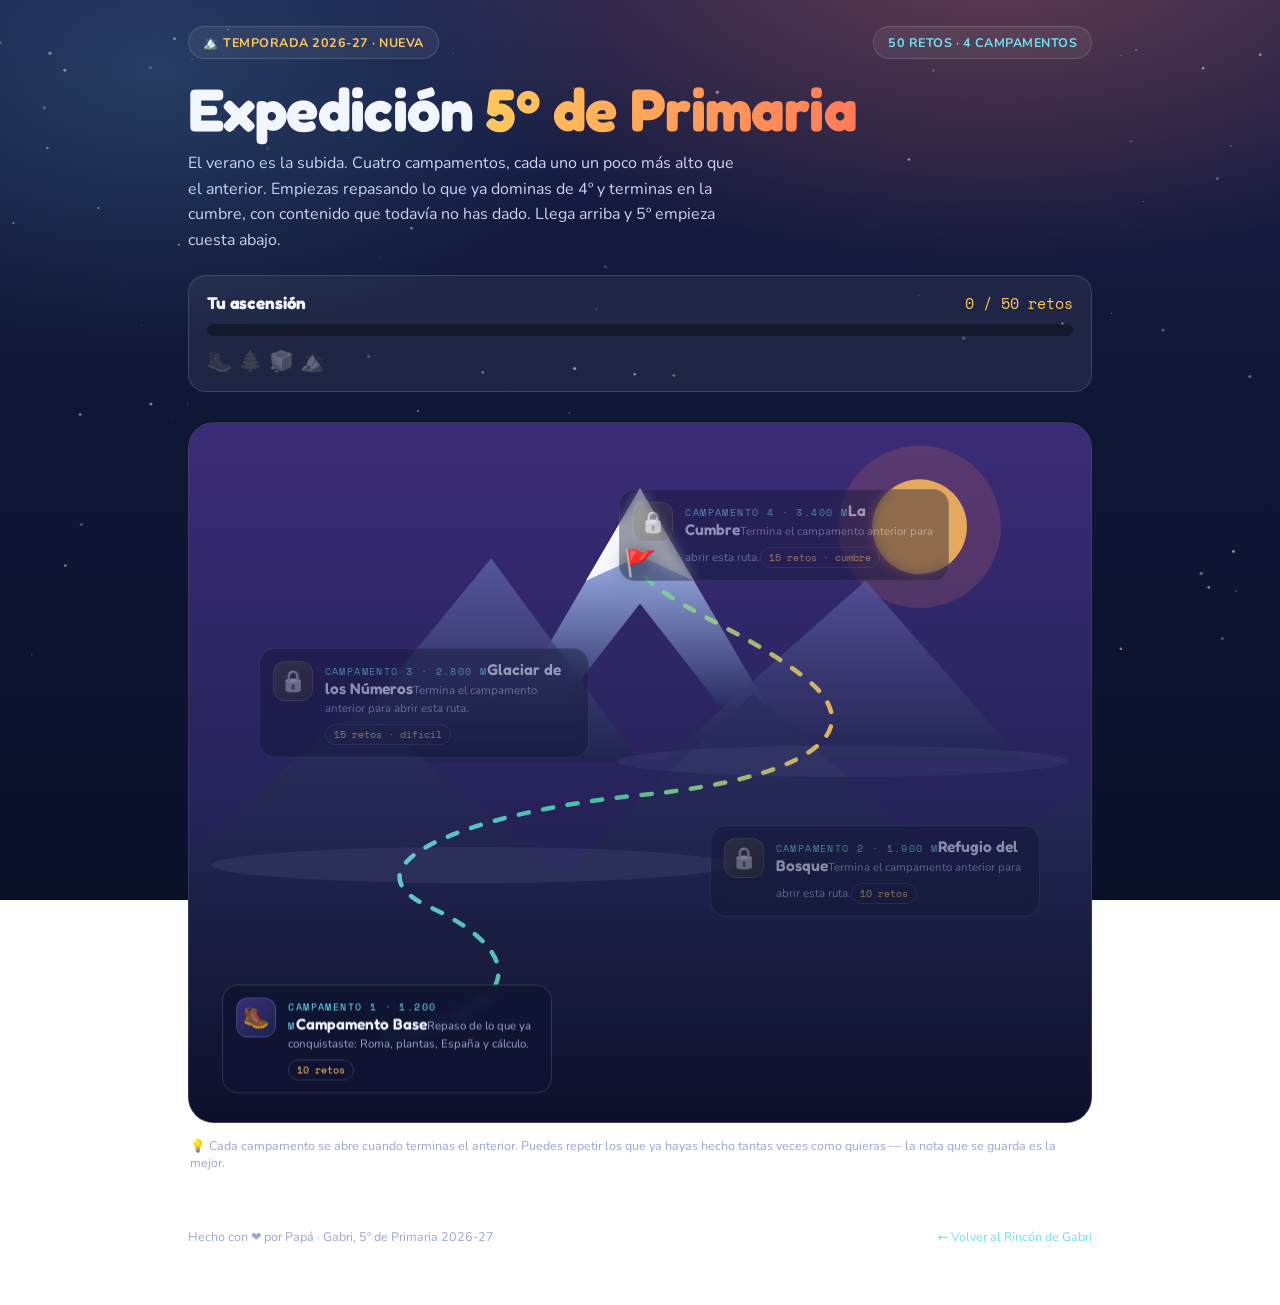
<file: expedicion-5-primaria.html>
<!DOCTYPE html>
<html lang="es">
<head>
<meta charset="utf-8">
<meta name="viewport" content="width=device-width, initial-scale=1.0">
<title>Expedición 5º · El Rincón de Gabri</title>
<meta name="description" content="Cuatro campamentos, 50 retos y una cumbre: la preparación de Gabri para 5º de Primaria.">
<link rel="preconnect" href="https://fonts.googleapis.com">
<link rel="preconnect" href="https://fonts.gstatic.com" crossorigin>
<link href="https://fonts.googleapis.com/css2?family=Fredoka:wght@400;500;600;700&family=Nunito:wght@400;600;700;800&family=Space+Mono:wght@700&display=swap" rel="stylesheet">
<style>
:root{
  --night:#101736;
  --deep:#1B2350;
  --dusk:#3A2E77;
  --alpen:#FF7A59;
  --sun:#FFC85C;
  --ice:#6FE0F2;
  --moss:#4ADCA5;
  --snow:#F2F7FF;
  --mute:#9BA6D4;
  --wrong:#FF6E8A;
  --card:rgba(255,255,255,.06);
  --line:rgba(255,255,255,.14);
}
*{box-sizing:border-box}
html,body{margin:0;padding:0}
body{
  font-family:"Nunito",system-ui,sans-serif;
  color:var(--snow);
  background:
    radial-gradient(1000px 520px at 78% -6%, rgba(255,122,89,.32), transparent 62%),
    radial-gradient(760px 460px at 12% 8%, rgba(111,224,242,.16), transparent 60%),
    linear-gradient(180deg,#1A1F4B 0%, var(--night) 42%, #0B1029 100%);
  background-attachment:fixed;
  min-height:100vh;
  overflow-x:hidden;
}
h1,h2,h3,.fred{font-family:"Fredoka",sans-serif;font-weight:600;letter-spacing:-.01em}
.num{font-family:"Space Mono",monospace}
.wrap{max-width:940px;margin:0 auto;padding:26px 18px 60px;position:relative}

/* ---------- estrellas de fondo ---------- */
#stars{position:fixed;inset:0;pointer-events:none;opacity:.7}

/* ---------- cabecera ---------- */
.top{display:flex;align-items:center;justify-content:space-between;gap:14px;flex-wrap:wrap}
.badge{display:inline-flex;align-items:center;gap:8px;background:var(--card);border:1px solid var(--line);
  border-radius:999px;padding:7px 14px;font-size:12.5px;font-weight:700;letter-spacing:.04em;text-transform:uppercase;color:var(--sun)}
.hero{margin:20px 0 6px}
.hero h1{margin:0;font-size:clamp(32px,7vw,60px);line-height:1;font-weight:700}
.hero h1 span{background:linear-gradient(92deg,var(--sun),var(--alpen));-webkit-background-clip:text;background-clip:text;color:transparent}
.hero p{margin:12px 0 0;font-size:16px;color:#C9D3F5;max-width:56ch;line-height:1.6}

/* ---------- progreso global ---------- */
.progress-box{margin:22px 0 6px;background:var(--card);border:1px solid var(--line);border-radius:18px;padding:16px 18px}
.progress-head{display:flex;justify-content:space-between;align-items:baseline;gap:10px;flex-wrap:wrap;margin-bottom:10px}
.progress-head strong{font-family:"Fredoka",sans-serif;font-size:17px}
.progress-head .count{font-family:"Space Mono",monospace;font-size:15px;color:var(--sun)}
.bar{height:12px;border-radius:99px;background:rgba(0,0,0,.32);overflow:hidden}
.bar i{display:block;height:100%;width:0;border-radius:99px;
  background:linear-gradient(90deg,var(--ice),var(--moss) 55%,var(--sun));transition:width .6s cubic-bezier(.2,.8,.2,1)}
.medals{display:flex;gap:6px;margin-top:12px;flex-wrap:wrap}
.medal{font-size:20px;filter:grayscale(1);opacity:.32;transition:.3s}
.medal.on{filter:none;opacity:1;transform:scale(1.12)}

/* ---------- MAPA (signature) ---------- */
.map{position:relative;margin:30px 0 0;border-radius:26px;overflow:hidden;border:1px solid var(--line);
  background:linear-gradient(180deg,#251C55 0%, #161A40 55%, #0E1230 100%)}
.map svg{display:block;width:100%;height:auto}
.camps{position:absolute;inset:0}
.camp{position:absolute;transform:translate(-50%,-50%);width:min(46%,330px);text-align:left}
.camp button{
  width:100%;display:flex;gap:12px;align-items:flex-start;text-align:left;cursor:pointer;
  background:rgba(16,20,50,.82);backdrop-filter:blur(6px);
  border:1.5px solid var(--line);border-radius:16px;padding:12px 13px;color:var(--snow);
  font-family:inherit;transition:transform .18s,border-color .18s,box-shadow .18s}
.camp button:hover,.camp button:focus-visible{transform:translateY(-3px);border-color:var(--sun);
  box-shadow:0 10px 34px rgba(255,200,92,.22);outline:none}
.camp .ic{flex:0 0 auto;width:40px;height:40px;border-radius:12px;display:grid;place-items:center;font-size:21px;
  background:linear-gradient(140deg,var(--dusk),var(--deep));border:1px solid var(--line)}
.camp .tt{min-width:0}
.camp .kicker{font-family:"Space Mono",monospace;font-size:10px;letter-spacing:.14em;color:var(--ice);text-transform:uppercase}
.camp .nm{font-family:"Fredoka",sans-serif;font-size:15.5px;font-weight:600;line-height:1.2;margin:2px 0 3px}
.camp .sub{font-size:11.5px;color:var(--mute);line-height:1.4}
.camp .chip{display:inline-block;margin-top:7px;font-family:"Space Mono",monospace;font-size:10px;
  border:1px solid var(--line);border-radius:99px;padding:2px 8px;color:var(--sun)}
.camp.locked button{opacity:.5;cursor:not-allowed}
.camp.locked .ic{filter:grayscale(1)}
.camp.done .ic{background:linear-gradient(140deg,var(--moss),#1E8F6B);border-color:var(--moss)}
.camp .score{font-family:"Space Mono",monospace;font-size:10.5px;color:var(--moss);margin-top:5px}
.flag{position:absolute;transform:translate(-50%,-50%);font-size:26px;pointer-events:none;filter:drop-shadow(0 4px 10px rgba(0,0,0,.5))}

@media (max-width:700px){
  .map{border-radius:20px}
  .map svg{height:600px}
  .camp{left:50%!important;width:88%}
  .camp .nm{font-size:15px}
}

/* lista alternativa en móvil muy estrecho */
.hint{margin:14px 2px 0;font-size:12.5px;color:var(--mute)}

/* ---------- QUIZ ---------- */
.screen{position:fixed;inset:0;z-index:50;background:linear-gradient(180deg,#171D45,#0A0E26);
  display:none;overflow-y:auto;padding:20px 18px 44px}
.screen.on{display:block}
.screen-inner{max-width:720px;margin:0 auto}
.qtop{display:flex;align-items:center;gap:12px;margin-bottom:14px;flex-wrap:wrap}
.back{background:var(--card);border:1px solid var(--line);color:var(--snow);border-radius:99px;
  padding:8px 14px;font-family:inherit;font-weight:700;font-size:13px;cursor:pointer}
.back:hover{border-color:var(--alpen);color:var(--sun)}
.qtitle{font-family:"Fredoka",sans-serif;font-size:17px;flex:1;min-width:150px}
.streak{font-family:"Space Mono",monospace;font-size:13px;color:var(--sun)}
.qbar{height:9px;border-radius:99px;background:rgba(0,0,0,.4);overflow:hidden;margin-bottom:22px}
.qbar i{display:block;height:100%;width:0;background:linear-gradient(90deg,var(--ice),var(--moss));transition:width .45s}

.qcard{background:var(--card);border:1px solid var(--line);border-radius:22px;padding:22px 20px}
.qmeta{font-family:"Space Mono",monospace;font-size:11px;letter-spacing:.12em;text-transform:uppercase;color:var(--ice);margin-bottom:10px}
.qtext{font-family:"Fredoka",sans-serif;font-size:clamp(19px,3.4vw,25px);line-height:1.3;margin:0 0 20px}
.opts{display:grid;gap:10px}
.opt{display:flex;align-items:center;gap:12px;text-align:left;width:100%;cursor:pointer;
  background:rgba(255,255,255,.05);border:1.5px solid var(--line);border-radius:14px;padding:14px 15px;
  color:var(--snow);font-family:inherit;font-size:16px;font-weight:600;transition:.15s}
.opt:hover:not(:disabled){border-color:var(--ice);background:rgba(111,224,242,.1)}
.opt:disabled{cursor:default}
.opt .lt{flex:0 0 auto;width:28px;height:28px;border-radius:9px;display:grid;place-items:center;
  background:rgba(255,255,255,.1);font-family:"Space Mono",monospace;font-size:13px}
.opt.good{border-color:var(--moss);background:rgba(74,220,165,.18)}
.opt.good .lt{background:var(--moss);color:#08281E}
.opt.bad{border-color:var(--wrong);background:rgba(255,110,138,.16)}
.opt.bad .lt{background:var(--wrong);color:#3B0A18}

.why{margin-top:16px;border-radius:14px;padding:14px 16px;font-size:14.5px;line-height:1.55;display:none;
  background:rgba(255,200,92,.1);border:1px solid rgba(255,200,92,.35)}
.why.on{display:block;animation:pop .3s ease}
.why b{font-family:"Fredoka",sans-serif;display:block;margin-bottom:3px;font-size:15px;color:var(--sun)}
@keyframes pop{from{opacity:0;transform:translateY(8px)}to{opacity:1;transform:none}}

.next{margin-top:18px;display:none;width:100%;cursor:pointer;border:0;border-radius:14px;padding:15px;
  font-family:"Fredoka",sans-serif;font-size:17px;font-weight:600;color:#221000;
  background:linear-gradient(92deg,var(--sun),var(--alpen))}
.next.on{display:block}
.next:hover{filter:brightness(1.06)}

/* ---------- resultado ---------- */
.result{text-align:center;padding:26px 20px 10px}
.result .big{font-size:66px;line-height:1;margin-bottom:10px}
.result h2{font-size:clamp(24px,5vw,34px);margin:0 0 8px}
.result .sc{font-family:"Space Mono",monospace;font-size:19px;color:var(--sun);margin-bottom:6px}
.result p{color:#C9D3F5;font-size:15px;line-height:1.6;max-width:44ch;margin:0 auto 22px}
.stars{font-size:32px;letter-spacing:6px;margin-bottom:14px}
.rbtns{display:flex;gap:10px;justify-content:center;flex-wrap:wrap}
.rbtns button{cursor:pointer;border-radius:99px;padding:13px 22px;font-family:"Fredoka",sans-serif;font-size:15px;font-weight:600;border:1.5px solid var(--line);background:var(--card);color:var(--snow)}
.rbtns button.pri{background:linear-gradient(92deg,var(--sun),var(--alpen));color:#221000;border:0}
.rbtns button:hover{filter:brightness(1.08)}

footer{margin-top:38px;padding-top:18px;border-top:1px solid var(--line);
  display:flex;justify-content:space-between;gap:12px;flex-wrap:wrap;font-size:12.5px;color:var(--mute)}
footer a{color:var(--ice);text-decoration:none}
footer a:hover{text-decoration:underline}
@media (prefers-reduced-motion:reduce){*{transition:none!important;animation:none!important}}
</style>
</head>
<body>

<canvas id="stars"></canvas>

<div class="wrap">

  <div class="top">
    <span class="badge">🏔️ Temporada 2026-27 · Nueva</span>
    <span class="badge" style="color:var(--ice)">50 retos · 4 campamentos</span>
  </div>

  <div class="hero">
    <h1>Expedición <span>5º de Primaria</span></h1>
    <p>El verano es la subida. Cuatro campamentos, cada uno un poco más alto que el anterior. Empiezas repasando lo que ya dominas de 4º y terminas en la cumbre, con contenido que todavía no has dado. Llega arriba y 5º empieza cuesta abajo.</p>
  </div>

  <div class="progress-box">
    <div class="progress-head">
      <strong>Tu ascensión</strong>
      <span class="count"><span id="doneCount">0</span> / 50 retos</span>
    </div>
    <div class="bar"><i id="globalBar"></i></div>
    <div class="medals" id="medals">
      <span class="medal" title="Campamento Base">🥾</span>
      <span class="medal" title="Refugio del Bosque">🌲</span>
      <span class="medal" title="Glaciar de los Números">🧊</span>
      <span class="medal" title="La Cumbre">🏔️</span>
    </div>
  </div>

  <!-- ================= MAPA ================= -->
  <div class="map">
    <svg viewBox="0 0 800 620" preserveAspectRatio="none" aria-hidden="true">
      <defs>
        <linearGradient id="sky" x1="0" y1="0" x2="0" y2="1">
          <stop offset="0%" stop-color="#3B2C78"/><stop offset="100%" stop-color="#141A40"/>
        </linearGradient>
        <linearGradient id="peak" x1="0" y1="0" x2="0" y2="1">
          <stop offset="0%" stop-color="#F6FAFF"/><stop offset="38%" stop-color="#8FA0D8"/><stop offset="100%" stop-color="#2A2E63"/>
        </linearGradient>
        <linearGradient id="mid" x1="0" y1="0" x2="0" y2="1">
          <stop offset="0%" stop-color="#5A5AA0"/><stop offset="100%" stop-color="#20244F"/>
        </linearGradient>
        <linearGradient id="fore" x1="0" y1="0" x2="0" y2="1">
          <stop offset="0%" stop-color="#2C2F63"/><stop offset="100%" stop-color="#0C1029"/>
        </linearGradient>
        <linearGradient id="glow" x1="0" y1="0" x2="1" y2="0">
          <stop offset="0%" stop-color="#6FE0F2"/><stop offset="50%" stop-color="#4ADCA5"/><stop offset="100%" stop-color="#FFC85C"/>
        </linearGradient>
      </defs>

      <rect width="800" height="620" fill="url(#sky)"/>
      <circle cx="648" cy="92" r="42" fill="#FFC85C" opacity=".85"/>
      <circle cx="648" cy="92" r="72" fill="#FF7A59" opacity=".16"/>

      <!-- cumbre -->
      <path d="M400 58 L512 250 L470 250 L400 160 L330 250 L288 250 Z" fill="url(#peak)"/>
      <path d="M400 58 L448 140 L400 118 L352 140 Z" fill="#FFFFFF" opacity=".92"/>
      <!-- macizo medio -->
      <path d="M120 300 L268 120 L400 300 Z" fill="url(#mid)" opacity=".9"/>
      <path d="M420 300 L600 140 L740 300 Z" fill="url(#mid)" opacity=".75"/>
      <!-- laderas -->
      <path d="M0 620 L0 380 L150 250 L330 400 L500 240 L680 400 L800 320 L800 620 Z" fill="url(#fore)"/>
      <!-- niebla -->
      <ellipse cx="250" cy="392" rx="230" ry="16" fill="#8FA0D8" opacity=".1"/>
      <ellipse cx="580" cy="300" rx="200" ry="14" fill="#8FA0D8" opacity=".08"/>

      <!-- sendero -->
      <path id="trail" d="M175 545 C 300 520, 300 470, 215 430 C 130 392, 250 345, 400 330 C 545 316, 610 275, 545 225 C 490 182, 430 165, 400 132"
            fill="none" stroke="url(#glow)" stroke-width="4" stroke-linecap="round" stroke-dasharray="9 13" opacity=".85"/>
    </svg>

    <div class="camps" id="camps"></div>
    <div class="flag" style="left:50%;top:20%">🚩</div>
  </div>

  <p class="hint">💡 Cada campamento se abre cuando terminas el anterior. Puedes repetir los que ya hayas hecho tantas veces como quieras — la nota que se guarda es la mejor.</p>

  <footer>
    <span>Hecho con ❤️ por Papá · Gabri, 5º de Primaria 2026-27</span>
    <a href="https://rozoca.github.io/examenes-gabri/">← Volver al Rincón de Gabri</a>
  </footer>
</div>

<!-- ================= PANTALLA DE QUIZ ================= -->
<div class="screen" id="screen">
  <div class="screen-inner">
    <div class="qtop">
      <button class="back" id="btnBack">← Al mapa</button>
      <span class="qtitle" id="qTitle"></span>
      <span class="streak" id="streak"></span>
    </div>
    <div class="qbar"><i id="qBar"></i></div>
    <div id="stage"></div>
  </div>
</div>

<script>
/* ===================== CONTENIDO ===================== */
const CAMPS = [
  {
    id:"base", icon:"🥾", kicker:"Campamento 1 · 1.200 m", name:"Campamento Base",
    sub:"Repaso de lo que ya conquistaste: Roma, plantas, España y cálculo.", chip:"10 retos",
    x:22, y:88,
    qs:[
      {t:"Historia", q:"¿En qué año empezó la conquista romana de la Península Ibérica?", o:["En el año 218 a.C.","En el año 476 d.C.","En el año 1492"], a:0,
       w:"Los romanos desembarcaron en Ampurias en el 218 a.C., durante la Segunda Guerra Púnica. Tardaron casi 200 años en dominarla entera."},
      {t:"Historia", q:"¿Cómo llamaban los romanos a la Península Ibérica?", o:["Galia","Hispania","Britania"], a:1,
       w:"De ahí viene la palabra España. Galia era Francia y Britania, Gran Bretaña."},
      {t:"Science · English", q:"Which part of the plant makes photosynthesis?", o:["The roots","The leaves","The stem"], a:1,
       w:"Leaves have chlorophyll, the green substance that captures sunlight."},
      {t:"Naturales", q:"¿Qué gas absorbe la planta del aire para hacer la fotosíntesis?", o:["Oxígeno","Nitrógeno","Dióxido de carbono"], a:2,
       w:"Absorbe dióxido de carbono (CO₂) y suelta oxígeno. Por eso las plantas limpian el aire."},
      {t:"Sociales", q:"¿Cuántas comunidades autónomas tiene España?", o:["15","17","19"], a:1,
       w:"17 comunidades autónomas más 2 ciudades autónomas: Ceuta y Melilla."},
      {t:"Sociales", q:"¿Qué país limita con España por el oeste?", o:["Francia","Portugal","Marruecos"], a:1,
       w:"Portugal, con la frontera terrestre más larga de Europa: unos 1.200 km."},
      {t:"Matemáticas", q:"¿Cuánto es 7 × 8 + 6?", o:["62","98","56"], a:0,
       w:"Primero la multiplicación (7×8=56) y después la suma: 56+6=62. El orden importa."},
      {t:"English", q:"What is the past simple of the verb “go”?", o:["goed","went","gone"], a:1,
       w:"“Went” is the past simple; “gone” is the past participle (I have gone)."},
      {t:"Astronomía", q:"¿Cuál es el planeta más cercano al Sol?", o:["Venus","Mercurio","Marte"], a:1,
       w:"Mercurio. Es el más pequeño y da una vuelta al Sol en solo 88 días."},
      {t:"Matemáticas", q:"¿Cuánto es 1.000 − 375?", o:["725","625","635"], a:1,
       w:"1.000 − 375 = 625. Truco: 375 + 625 = 1.000."}
    ]
  },
  {
    id:"bosque", icon:"🌲", kicker:"Campamento 2 · 1.900 m", name:"Refugio del Bosque",
    sub:"Lengua, población y ciencia. Lo que viste en el Periódico y el Mundial.", chip:"10 retos",
    x:76, y:64,
    qs:[
      {t:"Sociales", q:"¿En qué comunidad autónoma está Sevilla?", o:["Extremadura","Andalucía","Murcia"], a:1,
       w:"Andalucía, la comunidad con más población de España y con 8 provincias."},
      {t:"Sociales", q:"La densidad de población mide…", o:["Cuántos habitantes viven en cada km²","Cuánta gente nace cada año","Cuántas ciudades tiene un país"], a:0,
       w:"Se calcula dividiendo los habitantes entre la superficie. Madrid tiene una densidad altísima; Soria, bajísima."},
      {t:"Lengua", q:"En «Gabriel juega al fútbol en el parque», ¿cuál es el sujeto?", o:["Gabriel","juega al fútbol","en el parque"], a:0,
       w:"El sujeto es quien realiza la acción. Truco: pregunta al verbo «¿quién juega?»."},
      {t:"Lengua", q:"En «Mis amigos comieron pizza», ¿cuál es el predicado?", o:["Mis amigos","comieron pizza","pizza"], a:1,
       w:"El predicado empieza siempre en el verbo y cuenta lo que hace el sujeto."},
      {t:"Ortografía", q:"¿Cuál es el plural de «lápiz»?", o:["lápizes","lápices","lápiz"], a:1,
       w:"Las palabras acabadas en -z cambian la z por c antes de -es: pez → peces, luz → luces."},
      {t:"Ortografía", q:"¿Cuál de estas palabras está bien escrita?", o:["ueso","hueso","gueso"], a:1,
       w:"Se escriben con h las palabras que empiezan por ue-: hueso, huevo, huerta, huella."},
      {t:"Lengua", q:"En «Gabri corre rápidamente», ¿cuál es el adverbio?", o:["Gabri","corre","rápidamente"], a:2,
       w:"El adverbio acompaña al verbo y dice cómo, cuándo o dónde. Los de modo suelen acabar en -mente."},
      {t:"Lengua", q:"¿Qué es una noticia?", o:["Un texto que informa de un hecho real y actual","Un cuento inventado","Una carta a un amigo"], a:0,
       w:"Una noticia responde a: qué, quién, cuándo, dónde, por qué y cómo. Las famosas 6 preguntas del periodista."},
      {t:"Astronomía", q:"El Sol es una estrella. ¿Verdadero o falso?", o:["Verdadero","Falso"], a:0,
       w:"Verdadero: una bola gigante de gas que produce su propia luz y calor. Los planetas no brillan solos, reflejan la luz."},
      {t:"Astronomía", q:"¿Qué planeta se conoce como «el planeta rojo»?", o:["Júpiter","Marte","Saturno"], a:1,
       w:"Marte. Su suelo tiene óxido de hierro: literalmente está oxidado, y por eso se ve rojo."}
    ]
  },
  {
    id:"glaciar", icon:"🧊", kicker:"Campamento 3 · 2.800 m", name:"Glaciar de los Números",
    sub:"Aquí empieza 5º de verdad: decimales, fracciones, potencias y áreas.", chip:"15 retos · difícil",
    x:26, y:40,
    qs:[
      {t:"Decimales", q:"¿Cómo se lee el número 3,45?", o:["Tres coma cuarenta y cinco décimas","Tres unidades y cuarenta y cinco centésimas","Tres unidades y cuarenta y cinco milésimas"], a:1,
       w:"Dos cifras detrás de la coma = centésimas. Una cifra = décimas; tres = milésimas."},
      {t:"Decimales", q:"¿Cuánto es 2,5 + 1,75?", o:["4,25","3,25","4,20"], a:0,
       w:"Coloca las comas una debajo de otra: 2,50 + 1,75 = 4,25. Añadir el cero ayuda."},
      {t:"Decimales", q:"¿Cuánto es 6,4 × 10?", o:["0,64","64","640"], a:1,
       w:"Multiplicar por 10 mueve la coma un lugar a la derecha. Por 100, dos lugares."},
      {t:"Fracciones", q:"¿Qué fracción es mayor: 3/4 o 2/3?", o:["3/4","2/3","Son iguales"], a:0,
       w:"3/4 = 0,75 y 2/3 ≈ 0,67. Truco: pásalas a decimal dividiendo arriba entre abajo."},
      {t:"Fracciones", q:"¿Cuánto es 1/2 de 48?", o:["12","24","36"], a:1,
       w:"La mitad de 48 son 24. Para hallar una fracción de un número: divides por el de abajo y multiplicas por el de arriba."},
      {t:"Fracciones", q:"¿Cuánto es 3/5 de 45?", o:["27","15","9"], a:0,
       w:"45 : 5 = 9, y 9 × 3 = 27. Siempre en ese orden: dividir y luego multiplicar."},
      {t:"Múltiplos", q:"¿Cuál es el mínimo común múltiplo (m.c.m.) de 4 y 6?", o:["24","12","10"], a:1,
       w:"Múltiplos de 4: 4, 8, 12… De 6: 6, 12… El primero que comparten es 12."},
      {t:"Divisores", q:"¿Cuál de estos números NO es divisor de 12?", o:["3","4","5"], a:2,
       w:"Los divisores de 12 son 1, 2, 3, 4, 6 y 12. El 5 no cabe en 12 un número exacto de veces."},
      {t:"Potencias", q:"¿Cuánto vale 5²?", o:["10","25","52"], a:1,
       w:"5² significa 5 × 5 = 25. No es 5 × 2: es el 5 multiplicado dos veces por sí mismo."},
      {t:"Potencias", q:"¿Cuánto vale 10³?", o:["30","100","1.000"], a:2,
       w:"10 × 10 × 10 = 1.000. Truco rápido: el exponente te dice cuántos ceros lleva."},
      {t:"Geometría", q:"¿Cuál es el área de un rectángulo de 8 cm de largo y 5 cm de ancho?", o:["13 cm²","26 cm²","40 cm²"], a:2,
       w:"Área = base × altura = 8 × 5 = 40 cm². El área siempre va en unidades cuadradas."},
      {t:"Geometría", q:"¿Cuál es el perímetro de un cuadrado de 7 cm de lado?", o:["14 cm","28 cm","49 cm"], a:1,
       w:"El perímetro es la suma de los lados: 7 × 4 = 28 cm. Si fuera el área, sería 49 cm²."},
      {t:"Problema", q:"Gabri compra 3 libros de 12,50 € cada uno y paga con un billete de 50 €. ¿Cuánto le devuelven?", o:["12,50 €","17,50 €","10,00 €"], a:0,
       w:"3 × 12,50 = 37,50 €. Y 50 − 37,50 = 12,50 €. Dos pasos: primero el gasto, luego la vuelta."},
      {t:"Problema", q:"Un tren sale a las 9:45 y tarda 2 horas y 30 minutos. ¿A qué hora llega?", o:["11:15","12:15","12:75"], a:1,
       w:"9:45 + 2 h = 11:45, y +30 min = 12:15. Ojo: las horas van de 60 en 60, no de 100 en 100."},
      {t:"Medida", q:"¿Cuántos mililitros hay en 2,5 litros?", o:["250 ml","2.500 ml","25.000 ml"], a:1,
       w:"1 litro = 1.000 ml, así que 2,5 × 1.000 = 2.500 ml. Una botella grande y media."}
    ]
  },
  {
    id:"cumbre", icon:"🏔️", kicker:"Campamento 4 · 3.400 m", name:"La Cumbre",
    sub:"Relieve, ríos, climas y cuerpo humano. Contenido nuevo de 5º.", chip:"15 retos · cumbre",
    x:66, y:16,
    qs:[
      {t:"Ríos", q:"¿Cuál es el río más largo de España?", o:["El Ebro","El Tajo","El Guadalquivir"], a:1,
       w:"El Tajo, con más de 1.000 km. Nace en Teruel, pasa por Toledo y desemboca en Lisboa."},
      {t:"Ríos", q:"¿Qué río pasa por Zaragoza?", o:["El Ebro","El Duero","El Segura"], a:0,
       w:"El Ebro es el más caudaloso de España y el único grande que desemboca en el Mediterráneo."},
      {t:"Relieve", q:"¿Cuál es el pico más alto de España?", o:["El Mulhacén","El Teide","El Aneto"], a:1,
       w:"El Teide (3.715 m), en Tenerife. Es un volcán, y el pico más alto de todo el Atlántico."},
      {t:"Relieve", q:"¿Y el pico más alto de la Península (sin contar las islas)?", o:["El Mulhacén","El Aneto","El Naranjo de Bulnes"], a:0,
       w:"El Mulhacén (3.479 m), en Sierra Nevada, Granada. El Aneto es el más alto de los Pirineos."},
      {t:"Relieve", q:"¿Qué cordillera separa España de Francia?", o:["Los Alpes","Los Pirineos","La Cordillera Cantábrica"], a:1,
       w:"Los Pirineos, unos 430 km de frontera natural. Andorra está justo en medio."},
      {t:"Relieve", q:"¿Qué sistema montañoso atraviesa la Meseta por el centro y la divide en dos?", o:["El Sistema Ibérico","El Sistema Central","Sierra Morena"], a:1,
       w:"El Sistema Central, con Gredos y Guadarrama. Separa la submeseta norte de la sur."},
      {t:"Europa", q:"¿Cuál es el río más largo de Europa?", o:["El Danubio","El Rin","El Volga"], a:2,
       w:"El Volga, en Rusia: 3.530 km. El Danubio es el segundo y atraviesa 10 países."},
      {t:"Europa", q:"¿Qué océano baña las costas de Galicia?", o:["El Atlántico","El Mediterráneo","El Ártico"], a:0,
       w:"El Atlántico. España es de los pocos países bañados por un océano y un mar a la vez."},
      {t:"Clima", q:"¿Qué clima tiene veranos secos y calurosos e inviernos suaves, típico del litoral mediterráneo?", o:["Clima oceánico","Clima mediterráneo","Clima de montaña"], a:1,
       w:"El mediterráneo. El oceánico (norte) es húmedo todo el año y con temperaturas más suaves."},
      {t:"Clima", q:"¿Qué instrumento mide la cantidad de lluvia caída?", o:["El termómetro","El pluviómetro","La veleta"], a:1,
       w:"El pluviómetro. «Pluvia» significa lluvia en latín. La veleta marca la dirección del viento."},
      {t:"Cuerpo humano", q:"¿Qué aparato se encarga de transportar la sangre por todo el cuerpo?", o:["El aparato respiratorio","El aparato circulatorio","El aparato digestivo"], a:1,
       w:"El circulatorio: corazón, arterias, venas y capilares. El corazón late unas 100.000 veces al día."},
      {t:"Cuerpo humano", q:"¿Cuántos huesos tiene aproximadamente el esqueleto de una persona adulta?", o:["106","206","306"], a:1,
       w:"206. Un bebé nace con unos 300, pero muchos se van uniendo al crecer."},
      {t:"Cuerpo humano", q:"¿En qué órgano se absorben la mayoría de los nutrientes de los alimentos?", o:["En el estómago","En el intestino delgado","En el hígado"], a:1,
       w:"En el intestino delgado, que mide unos 7 metros y está lleno de vellosidades para absorber mejor."},
      {t:"Ecosistemas", q:"En una cadena alimentaria, ¿quiénes son los productores?", o:["Las plantas","Los herbívoros","Los carnívoros"], a:0,
       w:"Las plantas: fabrican su propio alimento con la fotosíntesis. Todo lo demás depende de ellas."},
      {t:"Science · English", q:"Which of these animals is a mammal?", o:["A shark","A dolphin","A crocodile"], a:1,
       w:"Dolphins are mammals: they breathe air, are warm-blooded and feed their babies with milk."}
    ]
  }
];

/* ===================== ESTADO ===================== */
const KEY = "gabri-exp5-v1";
let mem = {};
const store = {
  read(){ try{ return JSON.parse(localStorage.getItem(KEY)) || {}; }catch(e){ return mem; } },
  write(o){ mem = o; try{ localStorage.setItem(KEY, JSON.stringify(o)); }catch(e){} }
};
let progress = store.read();

/* ===================== MAPA ===================== */
const campsEl = document.getElementById('camps');

function unlocked(i){ return i === 0 || !!(progress[CAMPS[i-1].id]); }

function paintMap(){
  campsEl.innerHTML = '';
  CAMPS.forEach((c,i)=>{
    const rec = progress[c.id];
    const open = unlocked(i);
    const d = document.createElement('div');
    d.className = 'camp' + (open ? '' : ' locked') + (rec ? ' done' : '');
    d.style.left = c.x + '%';
    d.style.top  = c.y + '%';
    d.innerHTML =
      '<button ' + (open ? '' : 'disabled aria-disabled="true"') + '>' +
        '<span class="ic">' + (open ? c.icon : '🔒') + '</span>' +
        '<span class="tt">' +
          '<span class="kicker">' + c.kicker + '</span>' +
          '<span class="nm">' + c.name + '</span>' +
          '<span class="sub">' + (open ? c.sub : 'Termina el campamento anterior para abrir esta ruta.') + '</span>' +
          '<span class="chip">' + c.chip + '</span>' +
          (rec ? '<span class="score">✔ Mejor marca: ' + rec.best + '/' + c.qs.length + '</span>' : '') +
        '</span>' +
      '</button>';
    if(open) d.querySelector('button').addEventListener('click', ()=> startCamp(i));
    campsEl.appendChild(d);
  });
  paintProgress();
}

function paintProgress(){
  let done = 0;
  CAMPS.forEach(c=>{ if(progress[c.id]) done += c.qs.length; });
  document.getElementById('doneCount').textContent = done;
  document.getElementById('globalBar').style.width = (done/50*100) + '%';
  document.querySelectorAll('#medals .medal').forEach((m,i)=>{
    m.classList.toggle('on', !!progress[CAMPS[i].id]);
  });
}

/* ===================== QUIZ ===================== */
const screen = document.getElementById('screen');
const stage  = document.getElementById('stage');
let cur = 0, idx = 0, hits = 0, run = 0;

function startCamp(i){
  cur = i; idx = 0; hits = 0; run = 0;
  document.getElementById('qTitle').textContent = CAMPS[i].icon + '  ' + CAMPS[i].name;
  screen.classList.add('on');
  document.body.style.overflow = 'hidden';
  render();
}

function render(){
  const camp = CAMPS[cur];
  const q = camp.qs[idx];
  document.getElementById('qBar').style.width = (idx / camp.qs.length * 100) + '%';
  document.getElementById('streak').textContent = run >= 3 ? '🔥 ' + run + ' seguidas' : (idx>0 ? hits + ' aciertos' : '');

  stage.innerHTML =
    '<div class="qcard">' +
      '<div class="qmeta">Reto ' + (idx+1) + ' de ' + camp.qs.length + ' · ' + q.t + '</div>' +
      '<p class="qtext">' + q.q + '</p>' +
      '<div class="opts" id="opts"></div>' +
      '<div class="why" id="why"></div>' +
      '<button class="next" id="next"></button>' +
    '</div>';

  const box = document.getElementById('opts');
  const letters = ['A','B','C','D'];
  q.o.forEach((txt,k)=>{
    const b = document.createElement('button');
    b.className = 'opt';
    b.innerHTML = '<span class="lt">' + letters[k] + '</span><span>' + txt + '</span>';
    b.addEventListener('click', ()=> answer(k));
    box.appendChild(b);
  });
}

function answer(k){
  const camp = CAMPS[cur], q = camp.qs[idx];
  const btns = Array.prototype.slice.call(document.querySelectorAll('.opt'));
  btns.forEach((b,i)=>{
    b.disabled = true;
    if(i === q.a) b.classList.add('good');
    if(i === k && k !== q.a) b.classList.add('bad');
  });

  const ok = (k === q.a);
  if(ok){ hits++; run++; } else { run = 0; }

  const why = document.getElementById('why');
  why.innerHTML = '<b>' + (ok ? (run >= 3 ? '🔥 ¡Racha de ' + run + '!' : '✅ ¡Correcto!') : '💡 Casi. Fíjate:') + '</b>' + q.w;
  why.classList.add('on');

  const nx = document.getElementById('next');
  nx.textContent = (idx === camp.qs.length - 1) ? 'Ver mi resultado 🏁' : 'Siguiente reto →';
  nx.classList.add('on');
  nx.addEventListener('click', ()=>{
    if(idx === camp.qs.length - 1){ finish(); }
    else { idx++; render(); window.scrollTo({top:0}); }
  });
  nx.focus();
}

function finish(){
  const camp = CAMPS[cur];
  const total = camp.qs.length;
  const pct = hits / total;
  const stars = pct >= .9 ? 3 : pct >= .7 ? 2 : pct >= .5 ? 1 : 0;

  const prev = progress[camp.id];
  progress[camp.id] = { best: Math.max(hits, prev ? prev.best : 0), stars: Math.max(stars, prev ? prev.stars : 0) };
  store.write(progress);

  const last = (cur === CAMPS.length - 1);
  let title, msg, emo;
  if(pct >= .9){ emo = last ? '🏔️' : '⭐'; title = last ? '¡Cumbre conquistada!' : '¡Campamento clavado!';
    msg = last ? 'Has llegado arriba del todo con casi todo correcto. 5º te va a parecer una bajada tranquila.' : 'Casi pleno. Sigues subiendo y el siguiente campamento ya está abierto.'; }
  else if(pct >= .7){ emo = '💪'; title = '¡Campamento superado!';
    msg = 'Buen ritmo. Repasa las que fallaste y vuelve a intentarlo si quieres las 3 estrellas.'; }
  else if(pct >= .5){ emo = '🧗'; title = 'Campamento superado, con esfuerzo';
    msg = 'Has llegado, que es lo que cuenta. Merece la pena repetirlo: la segunda vez siempre sale mejor.'; }
  else { emo = '🎒'; title = 'Toca acampar y repasar';
    msg = 'Este tramo era duro. Lee las explicaciones con calma y vuelve a subir: nadie sube a la primera.'; }

  document.getElementById('qBar').style.width = '100%';
  document.getElementById('streak').textContent = '';
  stage.innerHTML =
    '<div class="qcard"><div class="result">' +
      '<div class="big">' + emo + '</div>' +
      '<h2>' + title + '</h2>' +
      '<div class="stars">' + '⭐'.repeat(stars) + '☆'.repeat(3-stars) + '</div>' +
      '<div class="sc">' + hits + ' de ' + total + ' aciertos</div>' +
      '<p>' + msg + '</p>' +
      '<div class="rbtns">' +
        '<button id="again">🔁 Repetir</button>' +
        (last ? '' : '<button class="pri" id="onward">Siguiente campamento →</button>') +
        '<button class="' + (last ? 'pri' : '') + '" id="toMap">🗺️ Volver al mapa</button>' +
      '</div>' +
    '</div></div>';

  document.getElementById('again').addEventListener('click', ()=> startCamp(cur));
  document.getElementById('toMap').addEventListener('click', closeScreen);
  const on = document.getElementById('onward');
  if(on) on.addEventListener('click', ()=> startCamp(cur+1));
  paintMap();
}

function closeScreen(){
  screen.classList.remove('on');
  document.body.style.overflow = '';
  paintMap();
  document.querySelector('.map').scrollIntoView({behavior:'smooth', block:'center'});
}
document.getElementById('btnBack').addEventListener('click', closeScreen);
document.addEventListener('keydown', e=>{ if(e.key === 'Escape' && screen.classList.contains('on')) closeScreen(); });

/* ===================== ESTRELLAS ===================== */
(function(){
  const cv = document.getElementById('stars'), cx = cv.getContext('2d');
  let dots = [];
  function size(){
    cv.width = innerWidth; cv.height = innerHeight;
    dots = Array.from({length: Math.round(innerWidth/14)}, ()=>({
      x: Math.random()*cv.width, y: Math.random()*cv.height*0.75,
      r: Math.random()*1.4+0.3, a: Math.random(), s: Math.random()*0.012+0.003
    }));
  }
  function loop(){
    cx.clearRect(0,0,cv.width,cv.height);
    dots.forEach(d=>{
      d.a += d.s; const o = 0.25 + Math.abs(Math.sin(d.a))*0.6;
      cx.beginPath(); cx.arc(d.x,d.y,d.r,0,6.284);
      cx.fillStyle = 'rgba(255,255,255,' + o + ')'; cx.fill();
    });
    requestAnimationFrame(loop);
  }
  addEventListener('resize', size);
  size();
  if(!matchMedia('(prefers-reduced-motion: reduce)').matches) loop();
  else { cx.clearRect(0,0,cv.width,cv.height); dots.forEach(d=>{ cx.beginPath(); cx.arc(d.x,d.y,d.r,0,6.284); cx.fillStyle='rgba(255,255,255,.5)'; cx.fill(); }); }
})();

paintMap();
</script>
</body>
</html>
</file>
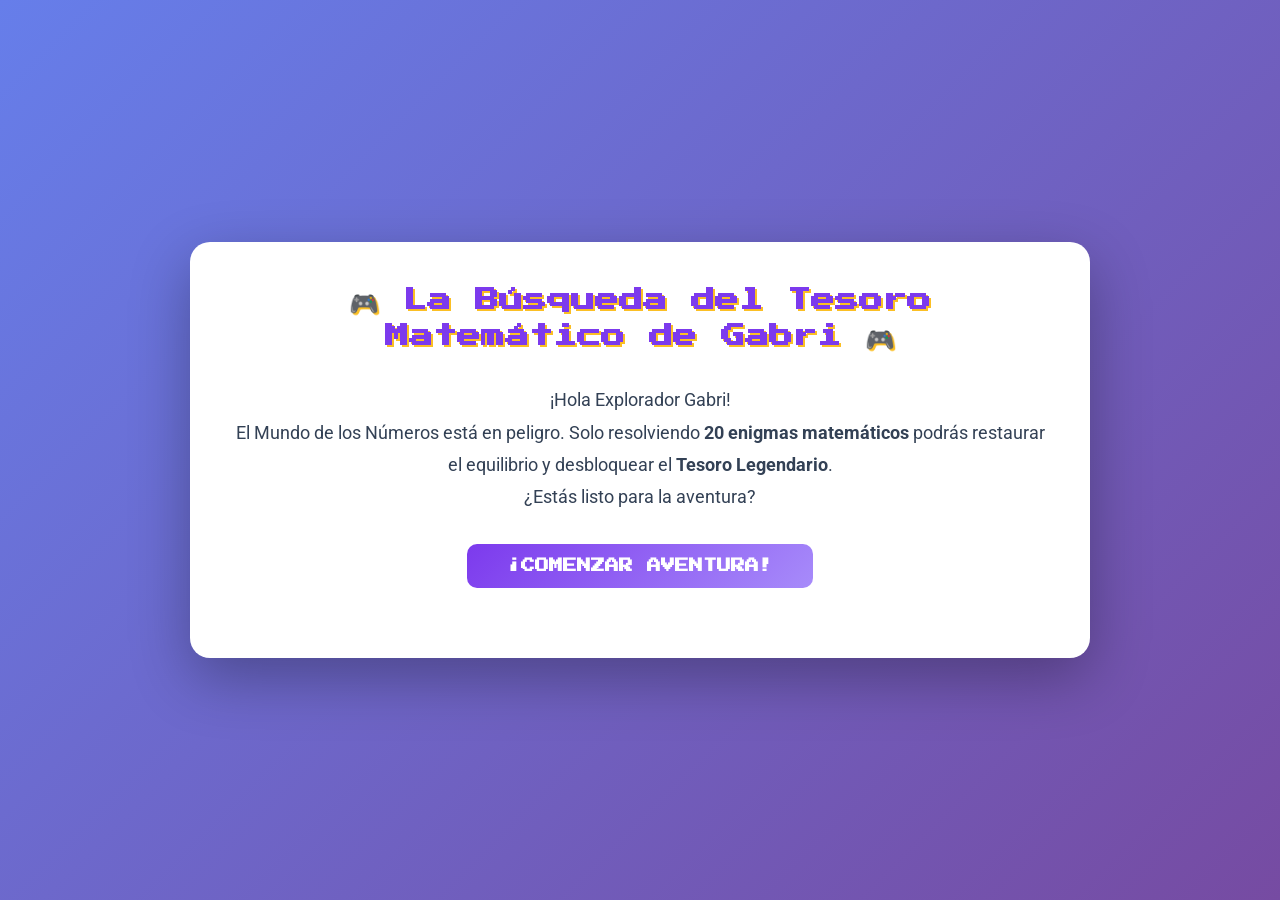
<file: gabri-math-adventure (4).html>
<!DOCTYPE html>
<html lang="es">
<head>
    <meta charset="UTF-8">
    <meta name="viewport" content="width=device-width, initial-scale=1.0">
    <title>🎮 La Búsqueda del Tesoro Matemático de Gabri</title>
    <style>
        @import url('https://fonts.googleapis.com/css2?family=Press+Start+2P&family=Roboto:wght@400;700&display=swap');
        
        * {
            margin: 0;
            padding: 0;
            box-sizing: border-box;
        }
        
        body {
            font-family: 'Roboto', sans-serif;
            background: linear-gradient(135deg, #667eea 0%, #764ba2 100%);
            min-height: 100vh;
            display: flex;
            justify-content: center;
            align-items: center;
            padding: 20px;
            transition: background 0.5s ease;
        }
        
        body.world-1 { background: linear-gradient(135deg, #4ade80 0%, #22c55e 100%); }
        body.world-2 { background: linear-gradient(135deg, #475569 0%, #1e293b 100%); }
        body.world-3 { background: linear-gradient(135deg, #34d399 0%, #059669 100%); }
        body.world-4 { background: linear-gradient(135deg, #a78bfa 0%, #7c3aed 100%); }
        body.world-5 { background: linear-gradient(135deg, #fbbf24 0%, #d97706 100%); }
        body.world-6 { background: linear-gradient(135deg, #ef4444 0%, #991b1b 100%); }
        
        .game-container {
            background: white;
            border-radius: 20px;
            box-shadow: 0 20px 60px rgba(0,0,0,0.3);
            max-width: 900px;
            width: 100%;
            padding: 40px;
            position: relative;
            overflow: hidden;
        }
        
        h1 {
            font-family: 'Press Start 2P', cursive;
            font-size: 24px;
            text-align: center;
            color: #7c3aed;
            margin-bottom: 20px;
            line-height: 1.5;
            text-shadow: 2px 2px 0px #fbbf24;
        }
        
        .intro-screen, .game-screen, .final-screen {
            display: none;
        }
        
        .intro-screen.active, .game-screen.active, .final-screen.active {
            display: block;
        }
        
        .intro-text {
            font-size: 18px;
            line-height: 1.8;
            margin: 30px 0;
            text-align: center;
            color: #334155;
        }
        
        .start-button, .next-button, .restart-button {
            display: block;
            margin: 30px auto;
            padding: 15px 40px;
            font-size: 18px;
            font-weight: bold;
            background: linear-gradient(135deg, #7c3aed 0%, #a78bfa 100%);
            color: white;
            border: none;
            border-radius: 10px;
            cursor: pointer;
            transition: transform 0.2s, box-shadow 0.2s;
            font-family: 'Press Start 2P', cursive;
            font-size: 14px;
        }
        
        .start-button:hover, .next-button:hover, .restart-button:hover {
            transform: scale(1.05);
            box-shadow: 0 10px 30px rgba(124, 58, 237, 0.4);
        }
        
        .stats-bar {
            display: flex;
            justify-content: space-between;
            align-items: center;
            margin-bottom: 30px;
            padding: 20px;
            background: linear-gradient(135deg, #f3f4f6 0%, #e5e7eb 100%);
            border-radius: 15px;
        }
        
        .hearts {
            font-size: 24px;
        }
        
        .progress-info {
            font-weight: bold;
            color: #475569;
        }
        
        .world-title {
            text-align: center;
            font-size: 28px;
            font-weight: bold;
            margin: 20px 0;
            color: #7c3aed;
            font-family: 'Press Start 2P', cursive;
            font-size: 18px;
            line-height: 1.5;
        }
        
        .question-card {
            background: #f8fafc;
            padding: 30px;
            border-radius: 15px;
            margin: 20px 0;
            border: 3px solid #e2e8f0;
        }
        
        .question-text {
            font-size: 22px;
            font-weight: bold;
            margin-bottom: 25px;
            color: #1e293b;
        }
        
        .options {
            display: grid;
            gap: 15px;
        }
        
        .option {
            padding: 15px 20px;
            background: white;
            border: 3px solid #cbd5e1;
            border-radius: 10px;
            cursor: pointer;
            transition: all 0.3s;
            font-size: 18px;
        }
        
        .option:hover {
            background: #f1f5f9;
            border-color: #7c3aed;
            transform: translateX(5px);
        }
        
        .option.selected {
            background: #ede9fe;
            border-color: #7c3aed;
        }
        
        .option.correct {
            background: #d1fae5;
            border-color: #10b981;
        }
        
        .option.incorrect {
            background: #fee2e2;
            border-color: #ef4444;
        }
        
        .feedback {
            text-align: center;
            font-size: 24px;
            font-weight: bold;
            margin: 20px 0;
            padding: 15px;
            border-radius: 10px;
            display: none;
        }
        
        .feedback.show {
            display: block;
        }
        
        .feedback.correct {
            background: #d1fae5;
            color: #065f46;
        }
        
        .feedback.incorrect {
            background: #fee2e2;
            color: #991b1b;
        }
        
        .progress-bar {
            width: 100%;
            height: 30px;
            background: #e2e8f0;
            border-radius: 15px;
            overflow: hidden;
            margin: 20px 0;
        }
        
        .progress-fill {
            height: 100%;
            background: linear-gradient(90deg, #7c3aed 0%, #a78bfa 100%);
            transition: width 0.5s ease;
            display: flex;
            align-items: center;
            justify-content: center;
            color: white;
            font-weight: bold;
        }
        
        .inventory {
            display: flex;
            justify-content: center;
            gap: 15px;
            margin: 20px 0;
            flex-wrap: wrap;
        }
        
        .inventory-item {
            padding: 10px 20px;
            background: #fef3c7;
            border: 3px solid #fbbf24;
            border-radius: 10px;
            font-weight: bold;
            font-size: 14px;
        }
        
        .reward-popup {
            position: fixed;
            top: 50%;
            left: 50%;
            transform: translate(-50%, -50%) scale(0);
            background: white;
            padding: 40px;
            border-radius: 20px;
            box-shadow: 0 20px 60px rgba(0,0,0,0.5);
            z-index: 1000;
            text-align: center;
            max-width: 500px;
            transition: transform 0.3s;
        }
        
        .reward-popup.show {
            transform: translate(-50%, -50%) scale(1);
        }
        
        .reward-icon {
            font-size: 64px;
            margin: 20px 0;
        }
        
        .reward-text {
            font-size: 20px;
            color: #475569;
            margin: 20px 0;
        }
        
        .overlay {
            position: fixed;
            top: 0;
            left: 0;
            right: 0;
            bottom: 0;
            background: rgba(0,0,0,0.7);
            display: none;
            z-index: 999;
        }
        
        .overlay.show {
            display: block;
        }
        
        .final-stats {
            background: #f8fafc;
            padding: 30px;
            border-radius: 15px;
            margin: 30px 0;
        }
        
        .stat-line {
            display: flex;
            justify-content: space-between;
            font-size: 18px;
            margin: 15px 0;
            padding: 10px;
            background: white;
            border-radius: 10px;
        }
        
        .confetti {
            position: fixed;
            width: 10px;
            height: 10px;
            background: #fbbf24;
            position: absolute;
            animation: confetti-fall 3s linear;
        }
        
        @keyframes confetti-fall {
            to {
                transform: translateY(100vh) rotate(360deg);
                opacity: 0;
            }
        }
        
        .submit-button {
            display: block;
            margin: 20px auto;
            padding: 15px 40px;
            font-size: 18px;
            font-weight: bold;
            background: linear-gradient(135deg, #10b981 0%, #059669 100%);
            color: white;
            border: none;
            border-radius: 10px;
            cursor: pointer;
            transition: transform 0.2s;
        }
        
        .submit-button:hover {
            transform: scale(1.05);
        }
        
        .submit-button:disabled {
            background: #cbd5e1;
            cursor: not-allowed;
        }

        @media (max-width: 768px) {
            h1 {
                font-size: 16px;
            }
            .game-container {
                padding: 20px;
            }
        }
    </style>
</head>
<body>
    <div class="game-container">
        <h1>🎮 La Búsqueda del Tesoro Matemático de Gabri 🎮</h1>
        
        <!-- Intro Screen -->
        <div class="intro-screen active">
            <div class="intro-text">
                <p>¡Hola Explorador Gabri!</p>
                <p>El Mundo de los Números está en peligro. Solo resolviendo <strong>20 enigmas matemáticos</strong> podrás restaurar el equilibrio y desbloquear el <strong>Tesoro Legendario</strong>.</p>
                <p>¿Estás listo para la aventura?</p>
            </div>
            <button class="start-button" id="start-btn">¡COMENZAR AVENTURA!</button>
        </div>
        
        <!-- Game Screen -->
        <div class="game-screen">
            <div class="stats-bar">
                <div class="hearts" id="hearts">❤️❤️❤️</div>
                <div class="progress-info">
                    <span id="current-question">1</span>/20 | Mundo <span id="current-world">1</span>/4
                </div>
            </div>
            
            <div class="progress-bar">
                <div class="progress-fill" id="progress-fill" style="width: 0%"></div>
            </div>
            
            <div class="world-title" id="world-title">Pradera de los Números</div>
            
            <div class="inventory" id="inventory"></div>
            
            <div class="question-card">
                <div class="question-text" id="question-text"></div>
                <div class="options" id="options"></div>
                <div class="feedback" id="feedback"></div>
                <button class="submit-button" id="submit-button" disabled>Responder</button>
                <button class="next-button" id="next-button" style="display: none;">Siguiente Pregunta</button>
            </div>
        </div>
        
        <!-- Final Screen -->
        <div class="final-screen">
            <div class="reward-icon">💎🏆💎</div>
            <h2 style="color: #7c3aed; margin: 20px 0;">🎉 ¡¡FELICIDADES GABRI!! 🎉</h2>
            <p style="font-size: 20px; margin: 20px 0;">Has completado TODOS los mundos y encontrado el <strong>Tesoro Legendario</strong>.</p>
            <p style="font-size: 18px; color: #059669; font-weight: bold;">Eres oficialmente un MAESTRO MATEMÁTICO 🌟</p>
            
            <div class="final-stats">
                <h3 style="text-align: center; margin-bottom: 20px;">📊 Tus Estadísticas</h3>
                <div class="stat-line">
                    <span>Preguntas correctas:</span>
                    <span id="final-correct">0</span>
                </div>
                <div class="stat-line">
                    <span>Precisión:</span>
                    <span id="final-accuracy">0%</span>
                </div>
                <div class="stat-line">
                    <span>Mundos conquistados:</span>
                    <span>4/4 ✓</span>
                </div>
            </div>
            
            <button class="restart-button" id="restart-btn">🔄 Jugar de Nuevo</button>
        </div>
    </div>
    
    <!-- Reward Popup -->
    <div class="overlay" id="overlay"></div>
    <div class="reward-popup" id="reward-popup">
        <div class="reward-icon" id="reward-icon"></div>
        <h2 id="reward-title" style="color: #7c3aed;"></h2>
        <p class="reward-text" id="reward-message"></p>
        <button class="next-button" id="close-reward-btn">¡Continuar!</button>
    </div>

    <script>
        // Game State
        let currentQuestion = 0;
        let hearts = 3;
        let correctAnswers = 0;
        let selectedOption = null;
        let inventory = [];
        
        // Worlds configuration
        const worlds = [
            { name: "Pradera de los Números", class: "world-1" },
            { name: "Caverna Misteriosa", class: "world-2" },
            { name: "Bosque Multiplicador", class: "world-3" },
            { name: "Torre del Tesoro Final", class: "world-4" }
        ];
        
        // Rewards
        const rewards = [
            { icon: "🔑", name: "Llave de Diamante", message: "¡Primera misión cumplida! Has desbloqueado la Llave de Diamante. ¡El tesoro te espera!" },
            { icon: "🗺️", name: "Mapa del Explorador", message: "¡Genial! Con el Mapa del Explorador nunca te perderás. ¡Sigue adelante, campeón!" },
            { icon: "🔦", name: "Antorcha Eterna", message: "¡Impresionante! La Antorcha Eterna iluminará hasta los rincones más oscuros. ¡Nada te detendrá!" },
            { icon: "💎", name: "¡TESORO LEGENDARIO!", message: "🎉🎉 Has conquistado todos los mundos. ¡Tu recompensa es todo el conocimiento que ahora tienes!" }
        ];
        
        // Questions database (20 questions) - con respuestas correctas variadas
        const questionsOriginal = [
            // Mundo 1: Pradera de los Números (Sumas básicas)
            { q: "En la pradera hay 234 flores rojas y 178 flores amarillas. ¿Cuántas flores hay en total?", answer: "412", wrong: ["402", "422", "512"] },
            { q: "Un explorador recoge 156 monedas en la mañana y 89 monedas en la tarde. ¿Cuántas monedas tiene?", answer: "245", wrong: ["235", "255", "265"] },
            { q: "¿Cuánto es 567 + 234?", answer: "801", wrong: ["791", "811", "821"] },
            { q: "En el campo hay 425 mariposas. Llegan 288 más. ¿Cuántas mariposas hay ahora?", answer: "713", wrong: ["703", "723", "733"] },
            { q: "Suma estos números: 189 + 356", answer: "545", wrong: ["535", "555", "565"] },
            
            // Mundo 2: Caverna Misteriosa (Restas y multiplicaciones básicas)
            { q: "En la caverna había 456 cristales, pero se rompieron 178. ¿Cuántos quedan?", answer: "278", wrong: ["268", "288", "298"] },
            { q: "Un explorador tenía 834 monedas y gastó 267. ¿Cuántas le quedan?", answer: "567", wrong: ["557", "577", "587"] },
            { q: "¿Cuánto es 9 × 7?", answer: "63", wrong: ["62", "64", "65"] },
            { q: "En el bosque hay 7 árboles. Cada árbol tiene 8 pájaros. ¿Cuántos pájaros hay?", answer: "56", wrong: ["54", "58", "60"] },
            { q: "¿Cuánto es 642 - 285?", answer: "357", wrong: ["347", "367", "377"] },
            
            // Mundo 3: Bosque Multiplicador (Multiplicaciones y problemas)
            { q: "¿Cuánto es 8 × 8?", answer: "64", wrong: ["62", "66", "68"] },
            { q: "Multiplica: 12 × 5", answer: "60", wrong: ["55", "65", "70"] },
            { q: "Un hechicero crea 6 grupos de 9 hongos mágicos. ¿Cuántos hongos hay?", answer: "54", wrong: ["52", "56", "58"] },
            { q: "En el castillo hay 6 torres. En cada torre hay 8 ventanas. Si se rompen 12 ventanas, ¿cuántas quedan?", answer: "36", wrong: ["34", "38", "40"] },
            { q: "Un caballero tiene 5 bolsas con 12 monedas cada una. Le da 18 monedas a otro caballero. ¿Cuántas le quedan?", answer: "42", wrong: ["40", "44", "46"] },
            
            // Mundo 4: Torre del Tesoro Final (Números romanos y desafíos mixtos)
            { q: "¿Qué número representa XXV?", answer: "25", wrong: ["15", "20", "30"] },
            { q: "¿Cómo se escribe 49 en números romanos?", answer: "XLIX", wrong: ["IL", "XXXXIX", "VL"] },
            { q: "¿Qué número es LXVIII?", answer: "68", wrong: ["58", "63", "73"] },
            { q: "Si 7 × 8 = 56, ¿cuánto es 56 + 34?", answer: "90", wrong: ["88", "92", "94"] },
            { q: "Un dragón tiene 3 cabezas. Cada cabeza escupe 9 bolas de fuego. ¿Cuántas bolas de fuego escupe en total?", answer: "27", wrong: ["25", "29", "31"] }
        ];
        
        // Shuffle options for each question
        const questions = questionsOriginal.map(q => {
            const allOptions = [q.answer, ...q.wrong];
            // Shuffle array
            for (let i = allOptions.length - 1; i > 0; i--) {
                const j = Math.floor(Math.random() * (i + 1));
                [allOptions[i], allOptions[j]] = [allOptions[j], allOptions[i]];
            }
            return {
                q: q.q,
                options: allOptions,
                correct: allOptions.indexOf(q.answer)
            };
        });
        
        // Event Listeners
        document.getElementById('start-btn').addEventListener('click', startGame);
        document.getElementById('submit-button').addEventListener('click', checkAnswer);
        document.getElementById('next-button').addEventListener('click', nextQuestion);
        document.getElementById('close-reward-btn').addEventListener('click', closeReward);
        document.getElementById('restart-btn').addEventListener('click', () => location.reload());
        
        function startGame() {
            document.querySelector('.intro-screen').classList.remove('active');
            document.querySelector('.game-screen').classList.add('active');
            loadQuestion();
        }
        
        function loadQuestion() {
            const question = questions[currentQuestion];
            const worldIndex = Math.floor(currentQuestion / 5);
            const world = worlds[worldIndex];
            
            // Update world background
            document.body.className = world.class;
            
            // Update UI
            document.getElementById('current-question').textContent = currentQuestion + 1;
            document.getElementById('current-world').textContent = worldIndex + 1;
            document.getElementById('world-title').textContent = world.name;
            document.getElementById('question-text').textContent = question.q;
            
            // Update progress bar
            const progress = ((currentQuestion) / 20) * 100;
            document.getElementById('progress-fill').style.width = progress + '%';
            
            // Load options
            const optionsContainer = document.getElementById('options');
            optionsContainer.innerHTML = '';
            question.options.forEach((option, index) => {
                const optionDiv = document.createElement('div');
                optionDiv.className = 'option';
                optionDiv.textContent = option;
                optionDiv.addEventListener('click', () => selectOption(index));
                optionsContainer.appendChild(optionDiv);
            });
            
            // Reset state
            selectedOption = null;
            document.getElementById('submit-button').disabled = true;
            document.getElementById('submit-button').style.display = 'block';
            document.getElementById('feedback').classList.remove('show');
            document.getElementById('next-button').style.display = 'none';
        }
        
        function selectOption(index) {
            // Remove previous selection
            document.querySelectorAll('.option').forEach(opt => {
                opt.classList.remove('selected');
            });
            
            // Select new option
            document.querySelectorAll('.option')[index].classList.add('selected');
            selectedOption = index;
            document.getElementById('submit-button').disabled = false;
        }
        
        function checkAnswer() {
            if (selectedOption === null) return;
            
            const question = questions[currentQuestion];
            const isCorrect = selectedOption === question.correct;
            const feedback = document.getElementById('feedback');
            const options = document.querySelectorAll('.option');
            
            // Disable all options
            options.forEach(opt => {
                opt.style.pointerEvents = 'none';
            });
            
            // Disable submit button
            document.getElementById('submit-button').style.display = 'none';
            
            // Show feedback
            if (isCorrect) {
                correctAnswers++;
                feedback.textContent = ['¡CORRECTO! +10 puntos', '¡Eres un crack!', '¡Perfecto!', '¡Sigue así, campeón!'][Math.floor(Math.random() * 4)];
                feedback.className = 'feedback correct show';
                options[selectedOption].classList.add('correct');
            } else {
                hearts -= 0.5;
                updateHearts();
                feedback.textContent = ['¡Ups! Revisa tu cálculo', '¡Casi! Inténtalo otra vez', '¡No te rindas, explorador!'][Math.floor(Math.random() * 3)];
                feedback.className = 'feedback incorrect show';
                options[selectedOption].classList.add('incorrect');
                options[question.correct].classList.add('correct');
                
                if (hearts <= 0) {
                    setTimeout(() => {
                        alert('¡No te rindas! Los grandes exploradores siempre lo intentan de nuevo');
                        location.reload();
                    }, 1500);
                    return;
                }
            }
            
            // Show next button
            document.getElementById('next-button').style.display = 'block';
        }
        
        function nextQuestion() {
            currentQuestion++;
            
            // Check if world completed
            if (currentQuestion % 5 === 0 && currentQuestion > 0) {
                const worldIndex = (currentQuestion / 5) - 1;
                showReward(worldIndex);
                hearts = Math.min(3, hearts + 1);
                updateHearts();
            }
            
            // Check if game completed
            if (currentQuestion >= 20) {
                showFinalScreen();
                return;
            }
            
            loadQuestion();
        }
        
        function updateHearts() {
            const heartsContainer = document.getElementById('hearts');
            const fullHearts = Math.floor(hearts);
            const hasHalf = hearts % 1 !== 0;
            
            let heartsHTML = '';
            for (let i = 0; i < fullHearts; i++) {
                heartsHTML += '❤️';
            }
            if (hasHalf) {
                heartsHTML += '💔';
            }
            
            heartsContainer.innerHTML = heartsHTML;
        }
        
        function showReward(worldIndex) {
            const reward = rewards[worldIndex];
            
            // Add to inventory
            inventory.push(reward);
            updateInventory();
            
            // Show popup
            document.getElementById('reward-icon').textContent = reward.icon;
            document.getElementById('reward-title').textContent = reward.name;
            document.getElementById('reward-message').textContent = reward.message;
            document.getElementById('overlay').classList.add('show');
            document.getElementById('reward-popup').classList.add('show');
            
            // Confetti effect
            createConfetti();
        }
        
        function closeReward() {
            document.getElementById('overlay').classList.remove('show');
            document.getElementById('reward-popup').classList.remove('show');
        }
        
        function updateInventory() {
            const inventoryContainer = document.getElementById('inventory');
            inventoryContainer.innerHTML = '';
            
            inventory.forEach(item => {
                const itemDiv = document.createElement('div');
                itemDiv.className = 'inventory-item';
                itemDiv.textContent = `${item.icon} ${item.name}`;
                inventoryContainer.appendChild(itemDiv);
            });
        }
        
        function createConfetti() {
            const colors = ['#fbbf24', '#7c3aed', '#10b981', '#ef4444', '#3b82f6'];
            for (let i = 0; i < 50; i++) {
                setTimeout(() => {
                    const confetti = document.createElement('div');
                    confetti.className = 'confetti';
                    confetti.style.left = Math.random() * 100 + '%';
                    confetti.style.background = colors[Math.floor(Math.random() * colors.length)];
                    confetti.style.animationDelay = Math.random() * 0.5 + 's';
                    document.body.appendChild(confetti);
                    
                    setTimeout(() => confetti.remove(), 3000);
                }, i * 30);
            }
        }
        
        function showFinalScreen() {
            document.querySelector('.game-screen').classList.remove('active');
            document.querySelector('.final-screen').classList.add('active');
            
            const accuracy = Math.round((correctAnswers / 20) * 100);
            document.getElementById('final-correct').textContent = correctAnswers + '/20';
            document.getElementById('final-accuracy').textContent = accuracy + '%';
            
            createConfetti();
        }
    </script>
</body>
</html>
</file>
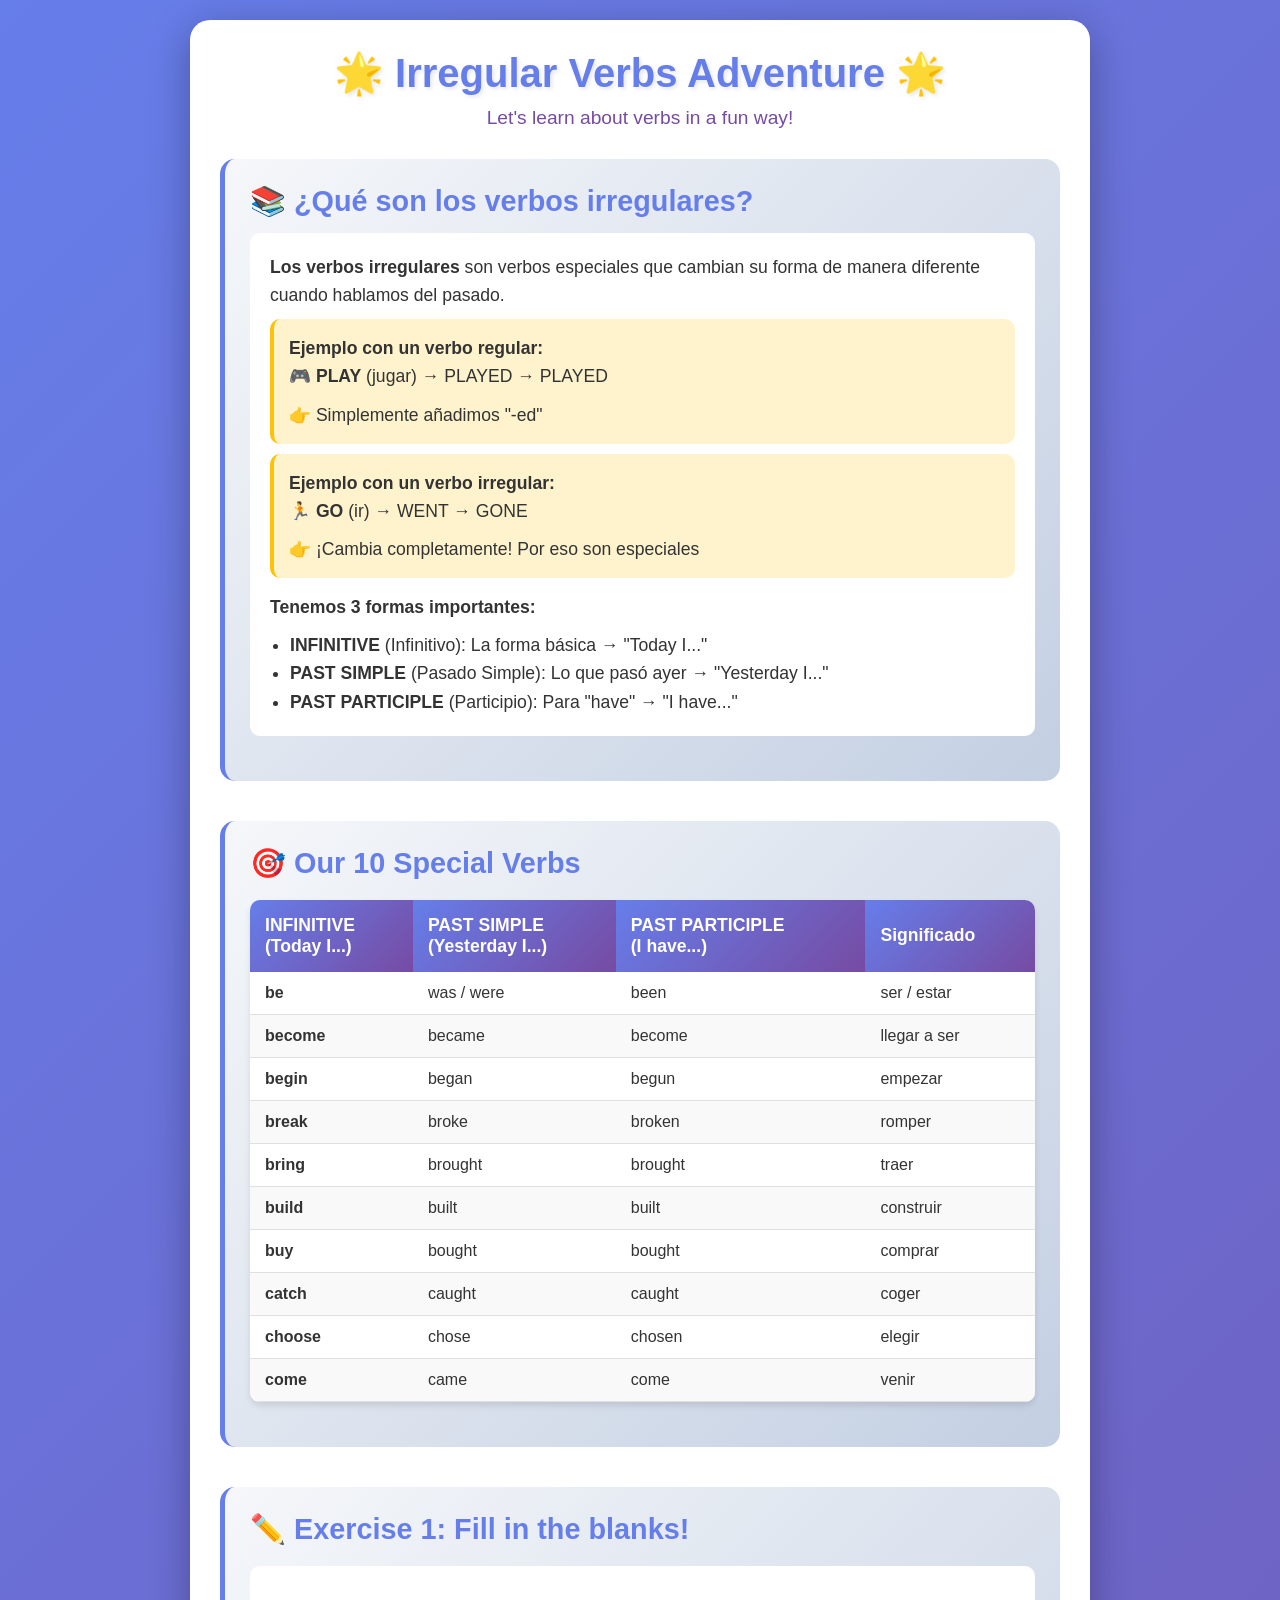
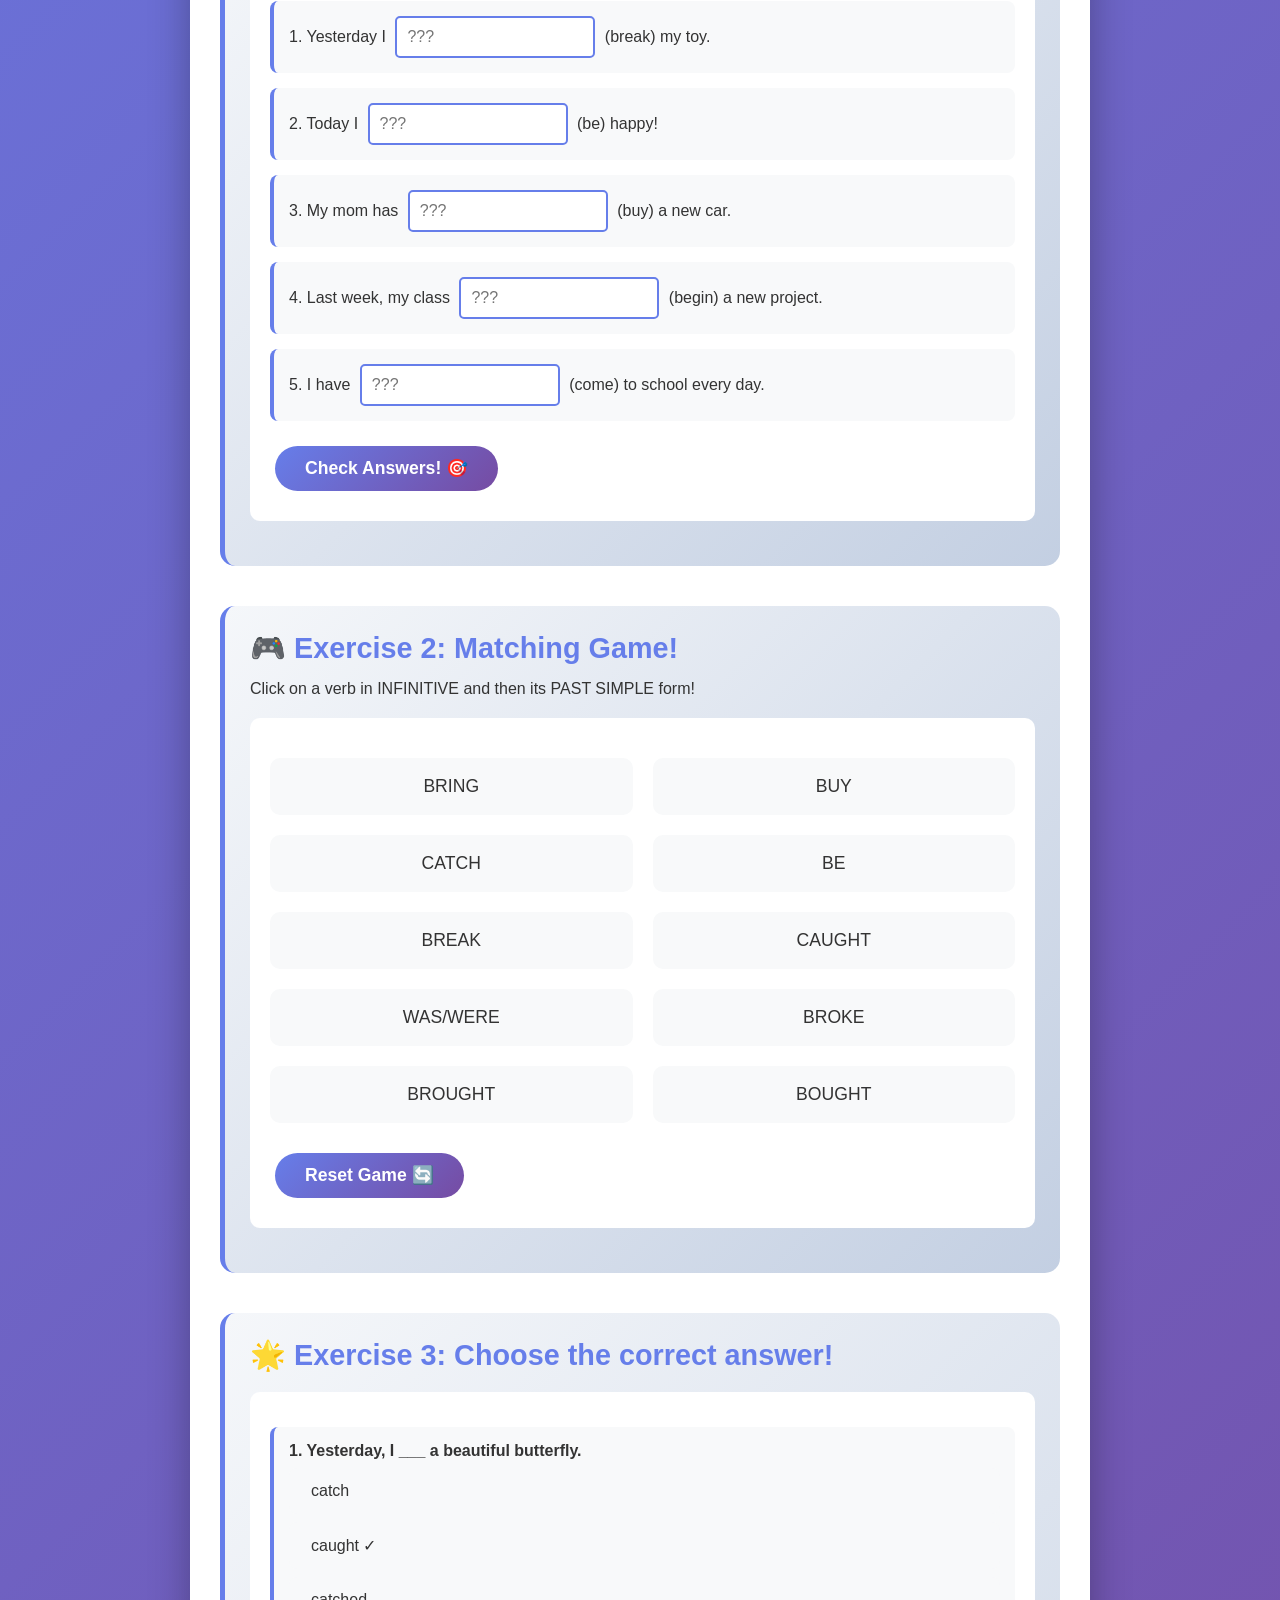
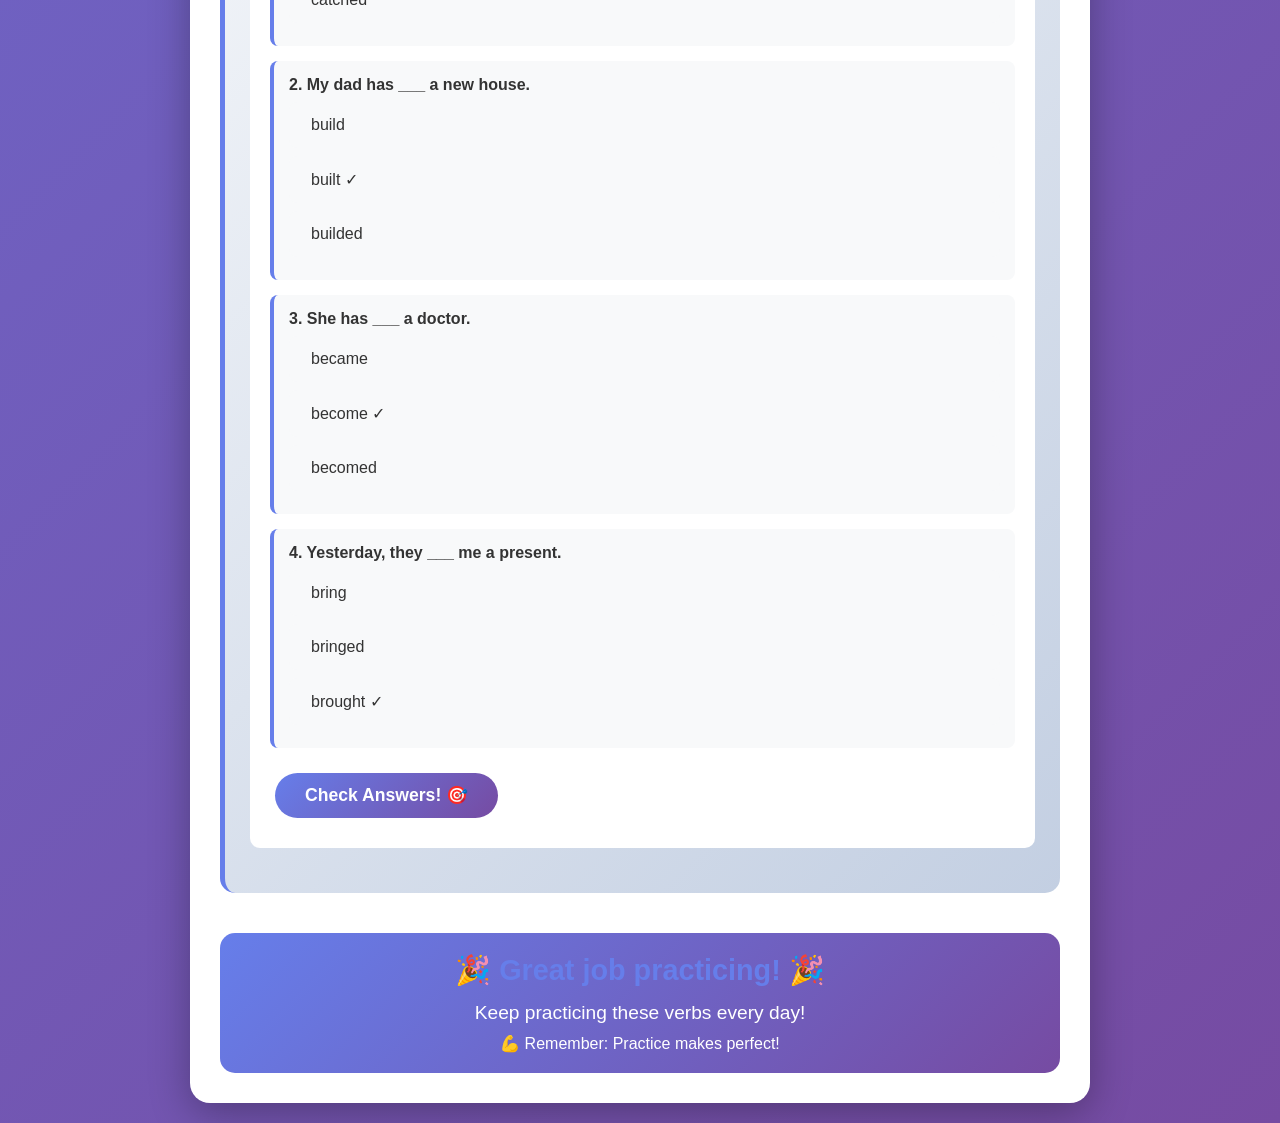
<file: irregular-verbs-lesson.html>
<!DOCTYPE html>
<html lang="es">
<head>
    <meta charset="UTF-8">
    <meta name="viewport" content="width=device-width, initial-scale=1.0">
    <title>Irregular Verbs Adventure</title>
    <style>
        * {
            margin: 0;
            padding: 0;
            box-sizing: border-box;
        }
        
        body {
            font-family: 'Comic Sans MS', 'Trebuchet MS', sans-serif;
            background: linear-gradient(135deg, #667eea 0%, #764ba2 100%);
            color: #333;
            padding: 20px;
            min-height: 100vh;
        }
        
        .container {
            max-width: 900px;
            margin: 0 auto;
            background: white;
            border-radius: 20px;
            padding: 30px;
            box-shadow: 0 10px 40px rgba(0,0,0,0.3);
        }
        
        h1 {
            text-align: center;
            color: #667eea;
            font-size: 2.5em;
            margin-bottom: 10px;
            text-shadow: 2px 2px 4px rgba(0,0,0,0.1);
        }
        
        .subtitle {
            text-align: center;
            color: #764ba2;
            font-size: 1.2em;
            margin-bottom: 30px;
        }
        
        .section {
            margin-bottom: 40px;
            padding: 25px;
            background: linear-gradient(135deg, #f5f7fa 0%, #c3cfe2 100%);
            border-radius: 15px;
            border-left: 5px solid #667eea;
        }
        
        h2 {
            color: #667eea;
            margin-bottom: 15px;
            font-size: 1.8em;
        }
        
        .explanation {
            background: white;
            padding: 20px;
            border-radius: 10px;
            margin-bottom: 20px;
            line-height: 1.6;
            font-size: 1.1em;
        }
        
        .example-box {
            background: #fff3cd;
            padding: 15px;
            border-radius: 10px;
            margin: 10px 0;
            border-left: 4px solid #ffc107;
        }
        
        .verb-table {
            width: 100%;
            border-collapse: collapse;
            margin: 20px 0;
            background: white;
            border-radius: 10px;
            overflow: hidden;
            box-shadow: 0 4px 6px rgba(0,0,0,0.1);
        }
        
        .verb-table th {
            background: linear-gradient(135deg, #667eea 0%, #764ba2 100%);
            color: white;
            padding: 15px;
            text-align: left;
            font-size: 1.1em;
        }
        
        .verb-table td {
            padding: 12px 15px;
            border-bottom: 1px solid #e0e0e0;
        }
        
        .verb-table tr:hover {
            background: #f0f4ff;
        }
        
        .verb-table tr:nth-child(even) {
            background: #f9f9f9;
        }
        
        .exercise {
            background: white;
            padding: 20px;
            border-radius: 10px;
            margin: 20px 0;
        }
        
        .question {
            margin: 15px 0;
            padding: 15px;
            background: #f8f9fa;
            border-radius: 8px;
            border-left: 4px solid #667eea;
        }
        
        input[type="text"] {
            padding: 10px;
            border: 2px solid #667eea;
            border-radius: 5px;
            font-size: 1em;
            width: 200px;
            margin: 0 5px;
        }
        
        input[type="text"]:focus {
            outline: none;
            border-color: #764ba2;
            box-shadow: 0 0 10px rgba(102, 126, 234, 0.3);
        }
        
        button {
            background: linear-gradient(135deg, #667eea 0%, #764ba2 100%);
            color: white;
            border: none;
            padding: 12px 30px;
            font-size: 1.1em;
            border-radius: 25px;
            cursor: pointer;
            margin: 10px 5px;
            transition: transform 0.2s, box-shadow 0.2s;
            font-weight: bold;
        }
        
        button:hover {
            transform: translateY(-2px);
            box-shadow: 0 5px 15px rgba(102, 126, 234, 0.4);
        }
        
        button:active {
            transform: translateY(0);
        }
        
        .correct {
            background: #d4edda !important;
            border-color: #28a745 !important;
        }
        
        .incorrect {
            background: #f8d7da !important;
            border-color: #dc3545 !important;
        }
        
        .feedback {
            padding: 15px;
            border-radius: 10px;
            margin: 20px 0;
            font-size: 1.2em;
            text-align: center;
            font-weight: bold;
        }
        
        .feedback.success {
            background: #d4edda;
            color: #155724;
            border: 2px solid #28a745;
        }
        
        .feedback.error {
            background: #f8d7da;
            color: #721c24;
            border: 2px solid #dc3545;
        }
        
        .score {
            text-align: center;
            font-size: 1.5em;
            color: #667eea;
            margin: 20px 0;
            font-weight: bold;
        }
        
        .matching-game {
            display: grid;
            grid-template-columns: 1fr 1fr;
            gap: 20px;
            margin: 20px 0;
        }
        
        .match-item {
            background: #f8f9fa;
            padding: 15px;
            border-radius: 10px;
            cursor: pointer;
            border: 3px solid transparent;
            transition: all 0.3s;
            text-align: center;
            font-size: 1.1em;
        }
        
        .match-item:hover {
            background: #e9ecef;
            transform: scale(1.05);
        }
        
        .match-item.selected {
            border-color: #667eea;
            background: #e7eaff;
        }
        
        .match-item.matched {
            background: #d4edda;
            border-color: #28a745;
            cursor: default;
        }
        
        .emoji {
            font-size: 2em;
            margin-right: 10px;
        }

        .multichoice-option {
            background: #f8f9fa;
            padding: 12px 20px;
            margin: 8px 0;
            border-radius: 8px;
            cursor: pointer;
            border: 2px solid transparent;
            transition: all 0.3s;
        }

        .multichoice-option:hover {
            background: #e9ecef;
            border-color: #667eea;
        }

        .multichoice-option.selected {
            background: #e7eaff;
            border-color: #667eea;
        }
    </style>
</head>
<body>
    <div class="container">
        <h1>🌟 Irregular Verbs Adventure 🌟</h1>
        <p class="subtitle">Let's learn about verbs in a fun way!</p>
        
        <!-- EXPLICACIÓN -->
        <div class="section">
            <h2>📚 ¿Qué son los verbos irregulares?</h2>
            <div class="explanation">
                <p><strong>Los verbos irregulares</strong> son verbos especiales que cambian su forma de manera diferente cuando hablamos del pasado.</p>
                
                <div class="example-box">
                    <p><strong>Ejemplo con un verbo regular:</strong></p>
                    <p>🎮 <strong>PLAY</strong> (jugar) → PLAYED → PLAYED</p>
                    <p style="margin-top: 10px;">👉 Simplemente añadimos "-ed"</p>
                </div>
                
                <div class="example-box">
                    <p><strong>Ejemplo con un verbo irregular:</strong></p>
                    <p>🏃 <strong>GO</strong> (ir) → WENT → GONE</p>
                    <p style="margin-top: 10px;">👉 ¡Cambia completamente! Por eso son especiales</p>
                </div>
                
                <p style="margin-top: 15px;"><strong>Tenemos 3 formas importantes:</strong></p>
                <ul style="margin-left: 20px; margin-top: 10px;">
                    <li><strong>INFINITIVE</strong> (Infinitivo): La forma básica → "Today I..."</li>
                    <li><strong>PAST SIMPLE</strong> (Pasado Simple): Lo que pasó ayer → "Yesterday I..."</li>
                    <li><strong>PAST PARTICIPLE</strong> (Participio): Para "have" → "I have..."</li>
                </ul>
            </div>
        </div>
        
        <!-- TABLA DE VERBOS -->
        <div class="section">
            <h2>🎯 Our 10 Special Verbs</h2>
            <table class="verb-table">
                <thead>
                    <tr>
                        <th>INFINITIVE<br>(Today I...)</th>
                        <th>PAST SIMPLE<br>(Yesterday I...)</th>
                        <th>PAST PARTICIPLE<br>(I have...)</th>
                        <th>Significado</th>
                    </tr>
                </thead>
                <tbody>
                    <tr>
                        <td><strong>be</strong></td>
                        <td>was / were</td>
                        <td>been</td>
                        <td>ser / estar</td>
                    </tr>
                    <tr>
                        <td><strong>become</strong></td>
                        <td>became</td>
                        <td>become</td>
                        <td>llegar a ser</td>
                    </tr>
                    <tr>
                        <td><strong>begin</strong></td>
                        <td>began</td>
                        <td>begun</td>
                        <td>empezar</td>
                    </tr>
                    <tr>
                        <td><strong>break</strong></td>
                        <td>broke</td>
                        <td>broken</td>
                        <td>romper</td>
                    </tr>
                    <tr>
                        <td><strong>bring</strong></td>
                        <td>brought</td>
                        <td>brought</td>
                        <td>traer</td>
                    </tr>
                    <tr>
                        <td><strong>build</strong></td>
                        <td>built</td>
                        <td>built</td>
                        <td>construir</td>
                    </tr>
                    <tr>
                        <td><strong>buy</strong></td>
                        <td>bought</td>
                        <td>bought</td>
                        <td>comprar</td>
                    </tr>
                    <tr>
                        <td><strong>catch</strong></td>
                        <td>caught</td>
                        <td>caught</td>
                        <td>coger</td>
                    </tr>
                    <tr>
                        <td><strong>choose</strong></td>
                        <td>chose</td>
                        <td>chosen</td>
                        <td>elegir</td>
                    </tr>
                    <tr>
                        <td><strong>come</strong></td>
                        <td>came</td>
                        <td>come</td>
                        <td>venir</td>
                    </tr>
                </tbody>
            </table>
        </div>
        
        <!-- EJERCICIO 1: COMPLETAR HUECOS -->
        <div class="section">
            <h2>✏️ Exercise 1: Fill in the blanks!</h2>
            <div class="exercise">
                <div class="question">
                    <p>1. Yesterday I <input type="text" id="q1" placeholder="???"> (break) my toy.</p>
                </div>
                <div class="question">
                    <p>2. Today I <input type="text" id="q2" placeholder="???"> (be) happy!</p>
                </div>
                <div class="question">
                    <p>3. My mom has <input type="text" id="q3" placeholder="???"> (buy) a new car.</p>
                </div>
                <div class="question">
                    <p>4. Last week, my class <input type="text" id="q4" placeholder="???"> (begin) a new project.</p>
                </div>
                <div class="question">
                    <p>5. I have <input type="text" id="q5" placeholder="???"> (come) to school every day.</p>
                </div>
                <button onclick="checkExercise1()">Check Answers! 🎯</button>
                <div id="feedback1"></div>
            </div>
        </div>
        
        <!-- EJERCICIO 2: MATCHING GAME -->
        <div class="section">
            <h2>🎮 Exercise 2: Matching Game!</h2>
            <p style="margin-bottom: 15px;">Click on a verb in INFINITIVE and then its PAST SIMPLE form!</p>
            <div class="exercise">
                <div class="matching-game" id="matchingGame"></div>
                <button onclick="resetMatching()">Reset Game 🔄</button>
                <div id="feedback2"></div>
            </div>
        </div>
        
        <!-- EJERCICIO 3: MULTIPLE CHOICE -->
        <div class="section">
            <h2>🌟 Exercise 3: Choose the correct answer!</h2>
            <div class="exercise">
                <div class="question">
                    <p><strong>1. Yesterday, I ___ a beautiful butterfly.</strong></p>
                    <div class="multichoice-option" onclick="selectOption(this, 'catch', 1)">catch</div>
                    <div class="multichoice-option" onclick="selectOption(this, 'caught', 1)">caught ✓</div>
                    <div class="multichoice-option" onclick="selectOption(this, 'catched', 1)">catched</div>
                </div>
                
                <div class="question">
                    <p><strong>2. My dad has ___ a new house.</strong></p>
                    <div class="multichoice-option" onclick="selectOption(this, 'build', 2)">build</div>
                    <div class="multichoice-option" onclick="selectOption(this, 'built', 2)">built ✓</div>
                    <div class="multichoice-option" onclick="selectOption(this, 'builded', 2)">builded</div>
                </div>
                
                <div class="question">
                    <p><strong>3. She has ___ a doctor.</strong></p>
                    <div class="multichoice-option" onclick="selectOption(this, 'became', 3)">became</div>
                    <div class="multichoice-option" onclick="selectOption(this, 'become', 3)">become ✓</div>
                    <div class="multichoice-option" onclick="selectOption(this, 'becomed', 3)">becomed</div>
                </div>
                
                <div class="question">
                    <p><strong>4. Yesterday, they ___ me a present.</strong></p>
                    <div class="multichoice-option" onclick="selectOption(this, 'bring', 4)">bring</div>
                    <div class="multichoice-option" onclick="selectOption(this, 'bringed', 4)">bringed</div>
                    <div class="multichoice-option" onclick="selectOption(this, 'brought', 4)">brought ✓</div>
                </div>
                
                <button onclick="checkExercise3()">Check Answers! 🎯</button>
                <div id="feedback3"></div>
            </div>
        </div>
        
        <div style="text-align: center; margin-top: 40px; padding: 20px; background: linear-gradient(135deg, #667eea 0%, #764ba2 100%); border-radius: 15px; color: white;">
            <h2>🎉 Great job practicing! 🎉</h2>
            <p style="font-size: 1.2em; margin-top: 10px;">Keep practicing these verbs every day!</p>
            <p style="margin-top: 10px;">💪 Remember: Practice makes perfect!</p>
        </div>
    </div>
    
    <script>
        // Ejercicio 1: Completar huecos
        const answers1 = {
            q1: 'broke',
            q2: 'am',
            q3: 'bought',
            q4: 'began',
            q5: 'come'
        };
        
        function checkExercise1() {
            let correct = 0;
            let total = 5;
            
            for (let key in answers1) {
                const input = document.getElementById(key);
                const userAnswer = input.value.trim().toLowerCase();
                
                if (userAnswer === answers1[key]) {
                    input.className = 'correct';
                    correct++;
                } else {
                    input.className = 'incorrect';
                }
            }
            
            const feedback = document.getElementById('feedback1');
            const percentage = (correct / total) * 100;
            
            if (percentage === 100) {
                feedback.innerHTML = `<div class="feedback success"><span class="emoji">🎉</span>Perfect! You got all ${correct} answers right!<span class="emoji">🎉</span></div>`;
            } else if (percentage >= 60) {
                feedback.innerHTML = `<div class="feedback success"><span class="emoji">👍</span>Good job! You got ${correct} out of ${total} correct!<span class="emoji">👍</span></div>`;
            } else {
                feedback.innerHTML = `<div class="feedback error"><span class="emoji">💪</span>Keep trying! You got ${correct} out of ${total}. Review the table and try again!<span class="emoji">💪</span></div>`;
            }
        }
        
        // Ejercicio 2: Matching Game
        const matchingPairs = {
            'be': 'was/were',
            'break': 'broke',
            'bring': 'brought',
            'buy': 'bought',
            'catch': 'caught'
        };
        
        let selectedCard = null;
        let matchedPairs = 0;
        
        function initMatching() {
            const game = document.getElementById('matchingGame');
            game.innerHTML = '';
            
            const infinitives = Object.keys(matchingPairs);
            const pasts = Object.values(matchingPairs);
            
            // Mezclar arrays
            infinitives.sort(() => Math.random() - 0.5);
            pasts.sort(() => Math.random() - 0.5);
            
            infinitives.forEach(verb => {
                const div = document.createElement('div');
                div.className = 'match-item';
                div.textContent = verb.toUpperCase();
                div.dataset.verb = verb;
                div.dataset.type = 'infinitive';
                div.onclick = () => selectCard(div);
                game.appendChild(div);
            });
            
            pasts.forEach(past => {
                const div = document.createElement('div');
                div.className = 'match-item';
                div.textContent = past.toUpperCase();
                div.dataset.past = past;
                div.dataset.type = 'past';
                div.onclick = () => selectCard(div);
                game.appendChild(div);
            });
        }
        
        function selectCard(card) {
            if (card.classList.contains('matched')) return;
            
            if (!selectedCard) {
                selectedCard = card;
                card.classList.add('selected');
            } else {
                if (selectedCard === card) {
                    selectedCard.classList.remove('selected');
                    selectedCard = null;
                    return;
                }
                
                const isMatch = checkMatch(selectedCard, card);
                
                if (isMatch) {
                    selectedCard.classList.add('matched');
                    card.classList.add('matched');
                    selectedCard.classList.remove('selected');
                    matchedPairs++;
                    
                    if (matchedPairs === 5) {
                        document.getElementById('feedback2').innerHTML = 
                            '<div class="feedback success"><span class="emoji">🏆</span>Congratulations! You matched all pairs!<span class="emoji">🏆</span></div>';
                    }
                } else {
                    setTimeout(() => {
                        selectedCard.classList.remove('selected');
                    }, 500);
                }
                
                selectedCard = null;
            }
        }
        
        function checkMatch(card1, card2) {
            const verb1 = card1.dataset.verb;
            const past1 = card1.dataset.past;
            const verb2 = card2.dataset.verb;
            const past2 = card2.dataset.past;
            
            if (verb1 && past2 && matchingPairs[verb1] === past2) return true;
            if (verb2 && past1 && matchingPairs[verb2] === past1) return true;
            
            return false;
        }
        
        function resetMatching() {
            selectedCard = null;
            matchedPairs = 0;
            document.getElementById('feedback2').innerHTML = '';
            initMatching();
        }
        
        // Ejercicio 3: Multiple Choice
        let selectedAnswers = {};
        
        function selectOption(element, answer, questionNum) {
            const question = element.parentElement;
            const options = question.querySelectorAll('.multichoice-option');
            
            options.forEach(opt => opt.classList.remove('selected'));
            element.classList.add('selected');
            
            selectedAnswers[questionNum] = answer;
        }
        
        function checkExercise3() {
            const correctAnswers = {
                1: 'caught',
                2: 'built',
                3: 'become',
                4: 'brought'
            };
            
            let correct = 0;
            
            for (let q = 1; q <= 4; q++) {
                if (selectedAnswers[q] === correctAnswers[q]) {
                    correct++;
                }
            }
            
            const feedback = document.getElementById('feedback3');
            const percentage = (correct / 4) * 100;
            
            if (percentage === 100) {
                feedback.innerHTML = `<div class="feedback success"><span class="emoji">🌟</span>Amazing! Perfect score: ${correct}/4!<span class="emoji">🌟</span></div>`;
            } else if (percentage >= 50) {
                feedback.innerHTML = `<div class="feedback success"><span class="emoji">😊</span>Well done! You got ${correct} out of 4 correct!<span class="emoji">😊</span></div>`;
            } else {
                feedback.innerHTML = `<div class="feedback error"><span class="emoji">📚</span>You got ${correct} out of 4. Look at the table again and try once more!<span class="emoji">📚</span></div>`;
            }
        }
        
        // Inicializar matching game
        initMatching();
    </script>
</body>
</html>
</file>
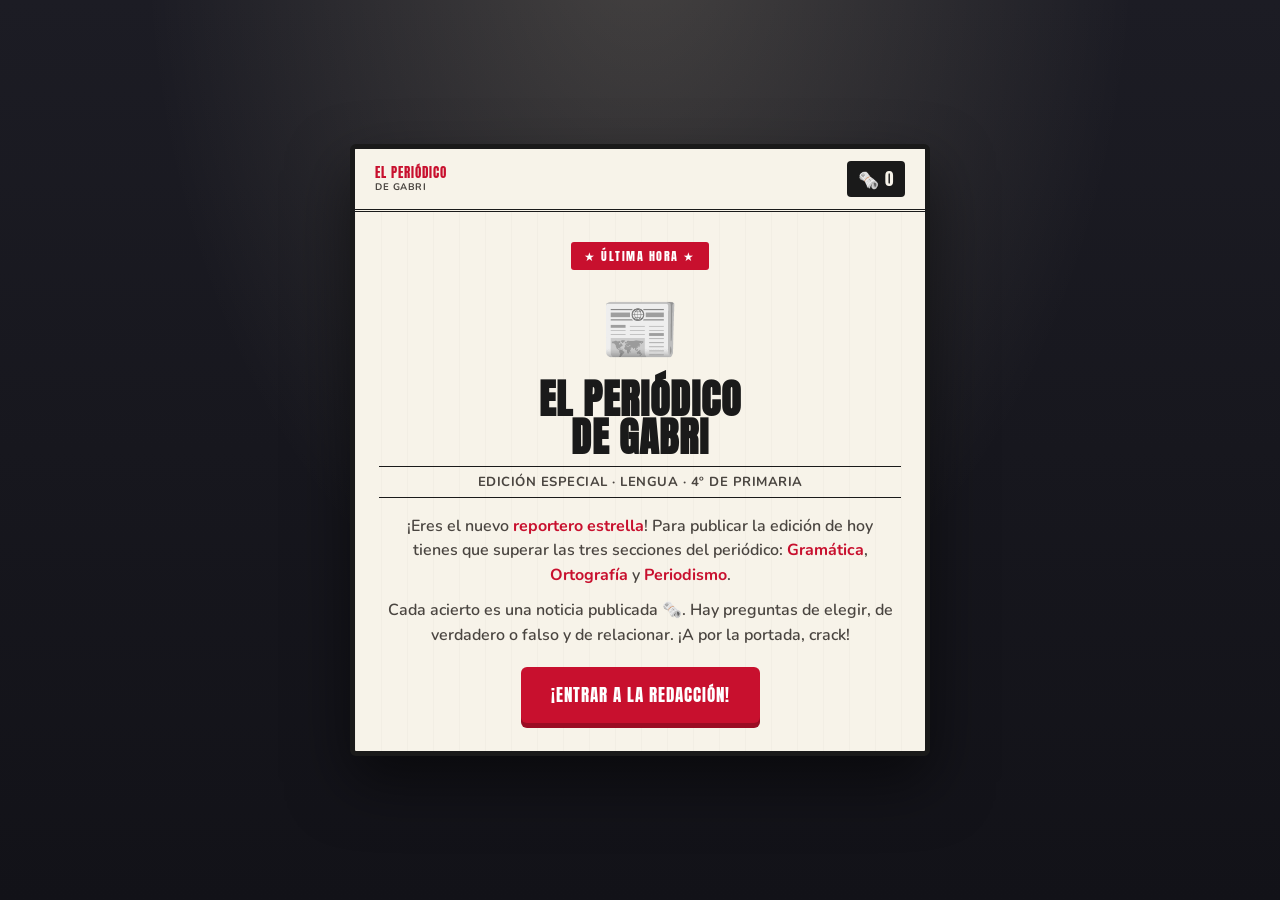
<file: lengua-redaccion-gabri.html>
<!DOCTYPE html>
<html lang="es">
<head>
<meta charset="UTF-8">
<meta name="viewport" content="width=device-width, initial-scale=1.0">
<title>El Periódico de Gabri 📰 · Lengua</title>
<link rel="preconnect" href="https://fonts.googleapis.com">
<link rel="preconnect" href="https://fonts.gstatic.com" crossorigin>
<link href="https://fonts.googleapis.com/css2?family=Anton&family=Playfair+Display:wght@700;900&family=Nunito:wght@600;700;800;900&display=swap" rel="stylesheet">
<style>
  :root{
    --paper:#f7f3e9;
    --paper-edge:#e9e1cd;
    --ink:#1a1a1a;
    --ink-soft:#4a4540;
    --red:#c8102e;
    --red-deep:#9b0c23;
    --red-soft:#fbe6e9;
    --ok:#1f7a3d;
    --ok-soft:#e6f5ec;
    --blue:#1b4d7a;
  }
  *{margin:0;padding:0;box-sizing:border-box;}
  body{
    font-family:'Nunito',sans-serif;color:var(--ink);min-height:100vh;
    background:
      radial-gradient(ellipse at 50% -10%, rgba(255,240,200,.18), transparent 55%),
      linear-gradient(180deg,#1c1c24,#121218);
    display:flex;align-items:center;justify-content:center;padding:16px;overflow-x:hidden;
  }
  .tarjeta{
    position:relative;z-index:2;width:100%;max-width:580px;
    background:var(--paper);
    background-image:repeating-linear-gradient(90deg, rgba(0,0,0,.018) 0 1px, transparent 1px 26px);
    border:5px solid var(--ink);border-radius:6px;
    box-shadow:0 26px 60px rgba(0,0,0,.5);
    padding:0 0 28px;overflow:hidden;
  }

  /* ---- Cabecera del periódico ---- */
  .cabecera{
    padding:12px 20px;border-bottom:3px double var(--ink);
    display:flex;align-items:center;justify-content:space-between;gap:10px;background:var(--paper);
  }
  .seccion-kicker{font-family:'Anton';font-size:.82rem;letter-spacing:1px;color:var(--red);text-transform:uppercase;line-height:1;}
  .seccion-kicker small{display:block;font-family:'Nunito';font-weight:700;font-size:.6rem;color:var(--ink-soft);letter-spacing:.5px;margin-top:3px;}
  .contador{font-family:'Anton';font-size:1.05rem;background:var(--ink);color:var(--paper);
    border-radius:4px;padding:5px 11px;letter-spacing:1px;white-space:nowrap;}
  .dots{display:flex;gap:4px;flex-wrap:wrap;max-width:150px;}
  .dot{width:10px;height:10px;border-radius:2px;background:rgba(0,0,0,.13);transition:.3s;}
  .dot.done{background:var(--red);}
  .dot.now{background:var(--ink);box-shadow:0 0 0 2px rgba(0,0,0,.2);}

  .cuerpo{padding:22px 24px 0;}

  /* ---- Inicio ---- */
  .ultima-hora{display:inline-block;background:var(--red);color:#fff;font-family:'Anton';letter-spacing:1.5px;
    font-size:.72rem;padding:5px 13px;border-radius:3px;text-transform:uppercase;margin:8px auto 10px;}
  .masthead{font-family:'Anton';font-size:2.5rem;line-height:.95;text-align:center;color:var(--ink);text-transform:uppercase;letter-spacing:1px;}
  .dateline{text-align:center;font-weight:700;color:var(--ink-soft);font-size:.82rem;border-top:1px solid var(--ink);
    border-bottom:1px solid var(--ink);padding:6px 0;margin:10px 0 16px;letter-spacing:.5px;}
  .periodista{font-size:4rem;text-align:center;display:block;margin:6px 0;animation:teclea 2.2s ease-in-out infinite;}
  @keyframes teclea{0%,100%{transform:rotate(-3deg)}50%{transform:rotate(3deg)}}
  .intro-txt{text-align:center;font-weight:600;color:var(--ink-soft);line-height:1.55;margin:0 4px 8px;}
  .intro-txt b{color:var(--red);}

  /* ---- Pregunta ---- */
  .tipo-badge{display:inline-flex;align-items:center;gap:6px;font-family:'Anton';font-size:.62rem;letter-spacing:1px;
    background:var(--ink);color:var(--paper);padding:5px 11px;border-radius:3px;text-transform:uppercase;margin-bottom:12px;}
  .pregunta{font-family:'Playfair Display';font-weight:900;font-size:1.4rem;line-height:1.25;color:var(--ink);margin-bottom:18px;}
  .pregunta b{color:var(--red);}

  .opciones{display:grid;gap:11px;}
  .opcion{font-family:'Nunito';font-weight:700;font-size:1.05rem;background:#fffdf7;border:2px solid var(--ink);
    color:var(--ink);padding:14px 16px;border-radius:6px;cursor:pointer;text-align:left;
    transition:transform .12s, background .2s, box-shadow .2s;display:flex;align-items:center;gap:12px;box-shadow:3px 3px 0 rgba(0,0,0,.15);}
  .opcion .num{width:28px;height:28px;flex:0 0 28px;border-radius:4px;background:var(--ink);color:var(--paper);
    display:flex;align-items:center;justify-content:center;font-family:'Anton';font-size:.85rem;}
  .opcion:hover:not(:disabled){transform:translate(-2px,-2px);box-shadow:5px 5px 0 rgba(0,0,0,.2);}
  .opcion:disabled{cursor:default;}
  .opcion.ok{background:var(--ok-soft);border-color:var(--ok);}
  .opcion.ok .num{background:var(--ok);}
  .opcion.no{background:var(--red-soft);border-color:var(--red);}
  .opcion.no .num{background:var(--red);}

  /* Verdadero / Falso */
  .vf{display:grid;grid-template-columns:1fr 1fr;gap:14px;}
  .vf button{font-family:'Anton';font-size:1.05rem;letter-spacing:1px;padding:22px 10px;border-radius:6px;cursor:pointer;
    border:3px solid var(--ink);transition:transform .12s;display:flex;flex-direction:column;align-items:center;gap:6px;
    box-shadow:4px 4px 0 rgba(0,0,0,.18);background:#fffdf7;color:var(--ink);}
  .vf button:hover:not(:disabled){transform:translate(-2px,-2px);}
  .vf button:disabled{opacity:.55;cursor:default;}
  .vf button.elegida{outline:3px solid var(--red);}
  .vf .emo{font-size:1.7rem;}

  /* Asociación */
  .match-instru{font-size:.9rem;font-weight:700;color:var(--ink-soft);margin-bottom:12px;text-align:center;}
  .match{display:grid;grid-template-columns:1fr 1fr;gap:16px;}
  .col{display:flex;flex-direction:column;gap:10px;}
  .col-tit{font-family:'Anton';font-size:.6rem;text-transform:uppercase;color:var(--ink-soft);text-align:center;letter-spacing:1px;}
  .mitem{font-family:'Nunito';font-weight:700;font-size:.92rem;padding:12px 10px;border-radius:6px;cursor:pointer;
    border:2px solid var(--ink);background:#fffdf7;color:var(--ink);text-align:center;line-height:1.25;
    transition:transform .12s,background .2s;box-shadow:2px 2px 0 rgba(0,0,0,.15);}
  .mitem:hover:not(.lock){transform:translate(-2px,-2px);}
  .mitem.sel{background:var(--ink);color:var(--paper);}
  .mitem.lock{background:var(--ok-soft);border-color:var(--ok);color:var(--ok);cursor:default;opacity:.92;box-shadow:none;}
  .mitem.flash{background:var(--red-soft);border-color:var(--red);}

  /* Feedback */
  .feedback{margin-top:18px;padding:14px 16px;border-radius:6px;font-weight:800;opacity:0;max-height:0;overflow:hidden;
    transition:opacity .3s,max-height .3s;border-left:6px solid;}
  .feedback.show{opacity:1;max-height:280px;}
  .feedback.bien{background:var(--ok-soft);border-color:var(--ok);color:var(--ok);}
  .feedback.mal{background:var(--red-soft);border-color:var(--red);color:var(--red-deep);}
  .feedback small{display:block;font-weight:600;color:var(--ink-soft);margin-top:6px;font-size:.92rem;line-height:1.45;}

  .btn{font-family:'Anton';font-size:1.05rem;letter-spacing:1px;color:#fff;
    background:var(--red);border:none;border-radius:6px;padding:15px 30px;cursor:pointer;display:block;margin:20px auto 0;
    box-shadow:0 5px 0 var(--red-deep);transition:transform .1s,box-shadow .1s;text-transform:uppercase;}
  .btn:active{transform:translateY(4px);box-shadow:0 1px 0 var(--red-deep);}
  .btn.tinta{background:var(--ink);box-shadow:0 5px 0 #000;}
  .btn.tinta:active{box-shadow:0 1px 0 #000;}
  .oculto{display:none !important;}

  /* Final */
  .carne{font-size:4.6rem;text-align:center;display:block;margin:12px 0 4px;}
  .estrellas{font-size:2.3rem;text-align:center;letter-spacing:8px;margin:6px 0;}
  .titulo-final{font-family:'Anton';font-size:1.6rem;text-align:center;color:var(--ink);text-transform:uppercase;letter-spacing:.5px;margin:4px 0;}
  .marcador-final{font-family:'Playfair Display';font-weight:900;font-size:1.5rem;text-align:center;color:var(--red);margin:6px 0;}
  .msg-final{text-align:center;font-weight:700;color:var(--ink-soft);font-size:1.05rem;margin:6px 14px 0;line-height:1.5;}

  .confeti{position:fixed;top:-12px;width:11px;height:11px;z-index:50;}
  @media(max-width:480px){
    .masthead{font-size:1.9rem}.pregunta{font-size:1.18rem}.periodista{font-size:3.2rem}
    .match{gap:9px}.mitem{font-size:.82rem}
  }
</style>
</head>
<body>
<div class="tarjeta">
  <!-- Cabecera -->
  <div class="cabecera">
    <div class="seccion-kicker" id="kicker">El Periódico<small>DE GABRI</small></div>
    <div class="dots" id="dots"></div>
    <div class="contador" id="contador">🗞️ 0</div>
  </div>

  <div class="cuerpo">

    <!-- INICIO -->
    <section id="inicio">
      <div style="text-align:center;"><span class="ultima-hora">★ Última hora ★</span></div>
      <span class="periodista">📰</span>
      <h1 class="masthead">El Periódico<br>de Gabri</h1>
      <div class="dateline">EDICIÓN ESPECIAL · LENGUA · 4º DE PRIMARIA</div>
      <p class="intro-txt">
        ¡Eres el nuevo <b>reportero estrella</b>! Para publicar la edición de hoy tienes que superar
        las tres secciones del periódico: <b>Gramática</b>, <b>Ortografía</b> y <b>Periodismo</b>.
      </p>
      <p class="intro-txt" style="margin-top:10px;">
        Cada acierto es una noticia publicada 🗞️. Hay preguntas de elegir, de verdadero o falso
        y de relacionar. ¡A por la portada, crack!
      </p>
      <button class="btn" onclick="empezar()">¡Entrar a la redacción!</button>
    </section>

    <!-- JUEGO -->
    <section id="juego" class="oculto">
      <span class="tipo-badge" id="tipoBadge">Pregunta</span>
      <div class="pregunta" id="pregunta"></div>
      <div id="zona"></div>
      <div class="feedback" id="feedback"></div>
      <button class="btn tinta oculto" id="btnNext" onclick="siguiente()">Continuar ➜</button>
    </section>

    <!-- FINAL -->
    <section id="final" class="oculto">
      <span class="carne" id="carne">🪪</span>
      <div class="estrellas" id="estrellas"></div>
      <div class="titulo-final" id="tituloFinal"></div>
      <div class="marcador-final" id="marcadorFinal"></div>
      <p class="msg-final" id="msgFinal"></p>
      <button class="btn" onclick="reiniciar()">Escribir otra edición 🔁</button>
    </section>

  </div>
</div>

<script>
/* ===================== PREGUNTAS ===================== */
const questions = [
  /* ---------- SECCIÓN GRAMÁTICA ---------- */
  { sec:'Gramática', type:'mc',
    q:'En la frase <b>«Llegamos tarde»</b>, ¿qué clase de palabra es <b>tarde</b>?',
    options:['Un adverbio','Un sustantivo','Un verbo'],
    correct:0,
    explain:'El adverbio acompaña al verbo y dice cómo, cuándo, cuánto o dónde pasa algo. "Tarde" nos dice CUÁNDO llegamos.' },

  { sec:'Gramática', type:'match',
    q:'Relaciona cada <b>adverbio</b> con su tipo:',
    pairs:[
      {l:'ayer',         r:'De tiempo'},
      {l:'aquí',         r:'De lugar'},
      {l:'rápidamente',  r:'De modo'},
      {l:'mucho',        r:'De cantidad'}
    ],
    explain:'Tiempo: hoy, ayer, mañana. Lugar: aquí, allí, lejos. Modo: bien, mal, rápidamente. Cantidad: mucho, poco, muy.' },

  { sec:'Gramática', type:'tf',
    q:'La palabra <b>«pero»</b> es una conjunción, porque sirve para unir ideas.',
    answer:true,
    explain:'¡Correcto! Las conjunciones (y, o, pero, porque) son palabras cortas que unen palabras u oraciones.' },

  { sec:'Gramática', type:'mc',
    q:'¿Cuál de estas palabras es una <b>conjunción</b>?',
    options:['corre','porque','azul'],
    correct:1,
    explain:'"Porque" une dos ideas: «Aplaudimos PORQUE la obra fue divertida». Otras conjunciones: y, o, pero.' },

  { sec:'Gramática', type:'mc',
    q:'En <b>«El perro corre rápido»</b>, ¿cuál es el <b>sujeto</b>?',
    options:['El perro','corre rápido','rápido'],
    correct:0,
    explain:'El sujeto es quien realiza la acción. Pregunta clave: ¿QUIÉN hace la acción? → El perro.' },

  { sec:'Gramática', type:'mc',
    q:'En <b>«Ana y Luis cantan en el teatro»</b>, ¿cuál es el <b>predicado</b>?',
    options:['Ana y Luis','cantan en el teatro','el teatro'],
    correct:1,
    explain:'El predicado es lo que se dice del sujeto y SIEMPRE incluye el verbo. Aquí el verbo es "cantan".' },

  { sec:'Gramática', type:'mc',
    q:'¿Cuál de estas es una <b>onomatopeya</b>?',
    options:['¡Guau!','mesa','correr'],
    correct:0,
    explain:'Las onomatopeyas imitan sonidos o ruidos: ¡guau!, ¡miau!, ¡pum!, ¡tic-tac!' },

  /* ---------- SECCIÓN ORTOGRAFÍA ---------- */
  { sec:'Ortografía', type:'mc',
    q:'¿Cuál está <b>bien escrita</b>? (terminadas en -illo/-illa van con LL)',
    options:['chiquiyo','chiquillo','chikillo'],
    correct:1,
    explain:'Las palabras terminadas en -illo / -illa se escriben con LL: chiquillo, martillo, mesilla, rodilla.' },

  { sec:'Ortografía', type:'mc',
    q:'¿Cuál está <b>bien escrita</b>?',
    options:['rei','rrey','rey'],
    correct:2,
    explain:'Las palabras que terminan en sonido «y» se escriben con Y: rey, hoy, voy, soy.' },

  { sec:'Ortografía', type:'mc',
    q:'La palabra <b>«taxi»</b> lleva la letra X. La X suena como…',
    options:['«ks»','«s»','«ch»'],
    correct:0,
    explain:'La X suena como /ks/: ta-k-si, e-k-s-amen (examen). También está en xilófono.' },

  { sec:'Ortografía', type:'mc',
    q:'¿Cuál es el <b>plural</b> de <b>«lápiz»</b>?',
    options:['lápizes','lápices','lapís'],
    correct:1,
    explain:'Las palabras terminadas en -z hacen el plural cambiando la z por -ces: lápiz→lápices, pez→peces.' },

  { sec:'Ortografía', type:'mc',
    q:'¿Cuál es el <b>plural</b> de <b>«ciudad»</b>?',
    options:['ciudades','ciudads','ciudaes'],
    correct:0,
    explain:'Las palabras terminadas en -d hacen el plural añadiendo -es: ciudad→ciudades, amistad→amistades.' },

  { sec:'Ortografía', type:'tf',
    q:'La letra <b>H</b> no se pronuncia en español, pero hay que escribirla.',
    answer:true,
    explain:'¡Verdadero! La H es muda: hola, huevo, ahora, cohete. Aun así hay que escribirla.' },

  /* ---------- SECCIÓN PERIODISMO ---------- */
  { sec:'Periodismo', type:'mc',
    q:'¿Qué es una <b>noticia</b>?',
    options:['Un texto que informa de hechos reales y recientes','Un cuento inventado con dragones','Un poema con rimas'],
    correct:0,
    explain:'La noticia es un texto periodístico que informa de hechos ocurridos, poniendo primero lo más importante.' },

  { sec:'Periodismo', type:'match',
    q:'Relaciona cada <b>pregunta de la noticia</b> con lo que averigua:',
    pairs:[
      {l:'¿Quién?',   r:'El protagonista'},
      {l:'¿Dónde?',   r:'El lugar'},
      {l:'¿Cuándo?',  r:'El tiempo'},
      {l:'¿Por qué?', r:'La causa'}
    ],
    explain:'Una buena noticia responde a: ¿quién?, ¿qué?, ¿dónde?, ¿cuándo?, ¿por qué? y ¿cómo?' },

  { sec:'Periodismo', type:'mc',
    q:'En una noticia, ¿cómo se llama el <b>título breve e impactante</b>?',
    options:['El titular','La entradilla','El cuerpo'],
    correct:0,
    explain:'El titular es la información principal, breve e impactante, que llama la atención del lector.' },

  { sec:'Periodismo', type:'mc',
    q:'¿Cómo se llama el <b>primer párrafo</b> de la noticia, con la información esencial?',
    options:['La entradilla','El titular','El pie de foto'],
    correct:0,
    explain:'La entradilla (o entrada/lead) es el párrafo con lo esencial. Después va el cuerpo de la noticia.' },

  { sec:'Periodismo', type:'tf',
    q:'En una noticia el periodista <b>NO</b> debe escribir su opinión: debe ser objetiva.',
    answer:true,
    explain:'¡Correcto! La noticia es objetiva y veraz. La opinión va en el ARTÍCULO DE OPINIÓN, no en la noticia.' },

  { sec:'Periodismo', type:'match',
    q:'Relaciona cada <b>texto periodístico</b> con lo que hace:',
    pairs:[
      {l:'Noticia',             r:'Informa de un hecho reciente'},
      {l:'Reportaje',           r:'Explica un tema con detalle'},
      {l:'Entrevista',          r:'Preguntas y respuestas'},
      {l:'Artículo de opinión', r:'Una persona da su opinión'}
    ],
    explain:'La noticia informa, el reportaje explica con más detalle, la entrevista es preguntas y respuestas, y el artículo de opinión expresa lo que piensa el autor.' },

  { sec:'Periodismo', type:'mc',
    q:'En una <b>entrevista</b>, ¿cómo se llama la persona que <b>hace las preguntas</b>?',
    options:['El entrevistador','El entrevistado','El lector'],
    correct:0,
    explain:'El entrevistador hace las preguntas; el entrevistado las responde. Se puede ver en TV, radio o prensa.' }
];

/* ===================== ESTADO ===================== */
let idx = 0, puntos = 0, bloqueado = false, selL = null;
const $ = id => document.getElementById(id);

function kickerHTML(sec){
  return `${sec}<small>EL PERIÓDICO DE GABRI</small>`;
}

function empezar(){
  $('inicio').classList.add('oculto');
  $('juego').classList.remove('oculto');
  pintarDots();
  render();
}

function pintarDots(){
  const cont=$('dots'); cont.innerHTML='';
  for(let i=0;i<questions.length;i++){
    const d=document.createElement('span');
    d.className='dot'+(i<idx?' done':'')+(i===idx?' now':'');
    cont.appendChild(d);
  }
}

function shuffle(a){const b=a.slice();for(let i=b.length-1;i>0;i--){const j=Math.floor(Math.random()*(i+1));[b[i],b[j]]=[b[j],b[i]];}return b;}

/* ===================== RENDER ===================== */
function render(){
  bloqueado=false;
  const p=questions[idx];
  $('kicker').innerHTML='Sección · '+p.sec;
  $('contador').textContent='🗞️ '+puntos;
  pintarDots();
  $('pregunta').innerHTML=p.q;
  $('feedback').className='feedback';
  $('feedback').innerHTML='';
  $('btnNext').classList.add('oculto');
  $('btnNext').textContent=(idx===questions.length-1)?'Publicar la portada 📰':'Continuar ➜';

  const badge=$('tipoBadge'), zona=$('zona');
  zona.innerHTML='';

  if(p.type==='mc'){
    badge.innerHTML='✱ Elige la respuesta';
    const ul=document.createElement('div'); ul.className='opciones';
    p.options.forEach((op,i)=>{
      const b=document.createElement('button'); b.className='opcion';
      b.innerHTML=`<span class="num">${i+1}</span><span>${op}</span>`;
      b.onclick=()=>responderMC(i,b);
      ul.appendChild(b);
    });
    zona.appendChild(ul);
  }
  else if(p.type==='tf'){
    badge.innerHTML='✱ Verdadero o Falso';
    const wrap=document.createElement('div'); wrap.className='vf';
    const v=document.createElement('button'); v.innerHTML='<span class="emo">✅</span>VERDADERO';
    const f=document.createElement('button'); f.innerHTML='<span class="emo">❌</span>FALSO';
    v.onclick=()=>responderTF(true,v,f);
    f.onclick=()=>responderTF(false,f,v);
    wrap.appendChild(v); wrap.appendChild(f);
    zona.appendChild(wrap);
  }
  else if(p.type==='match'){
    badge.innerHTML='✱ Relaciona las parejas';
    const instru=document.createElement('p'); instru.className='match-instru';
    instru.textContent='Toca uno de la izquierda y luego su pareja de la derecha.';
    zona.appendChild(instru);
    const grid=document.createElement('div'); grid.className='match';
    const colL=document.createElement('div'); colL.className='col';
    const tL=document.createElement('div'); tL.className='col-tit'; tL.textContent='Concepto'; colL.appendChild(tL);
    const colR=document.createElement('div'); colR.className='col';
    const tR=document.createElement('div'); tR.className='col-tit'; tR.textContent='Pareja'; colR.appendChild(tR);
    p.pairs.forEach(par=>{
      const li=document.createElement('div'); li.className='mitem'; li.textContent=par.l; li.dataset.l=par.l;
      li.onclick=()=>seleccionarL(li); colL.appendChild(li);
    });
    shuffle(p.pairs).forEach(par=>{
      const ri=document.createElement('div'); ri.className='mitem'; ri.textContent=par.r; ri.dataset.r=par.r;
      ri.onclick=()=>seleccionarR(ri); colR.appendChild(ri);
    });
    grid.appendChild(colL); grid.appendChild(colR);
    zona.appendChild(grid);
  }
}

/* ===================== RESPUESTAS ===================== */
function responderMC(i,boton){
  if(bloqueado)return; bloqueado=true;
  const p=questions[idx];
  document.querySelectorAll('.opcion').forEach(b=>b.disabled=true);
  const fb=$('feedback');
  if(i===p.correct){
    boton.classList.add('ok'); puntos++; $('contador').textContent='🗞️ '+puntos;
    fb.className='feedback bien show';
    fb.innerHTML=`¡Publicada! 📰 <small>${p.explain}</small>`;
    confeti(10);
  }else{
    boton.classList.add('no');
    document.querySelectorAll('.opcion')[p.correct].classList.add('ok');
    fb.className='feedback mal show';
    fb.innerHTML=`¡Casi! La correcta era la ${p.correct+1}. <small>${p.explain}</small>`;
  }
  $('btnNext').classList.remove('oculto');
}

function responderTF(valor,elegida,otra){
  if(bloqueado)return; bloqueado=true;
  const p=questions[idx];
  elegida.classList.add('elegida'); elegida.disabled=true; otra.disabled=true;
  const fb=$('feedback');
  if(valor===p.answer){
    puntos++; $('contador').textContent='🗞️ '+puntos;
    fb.className='feedback bien show';
    fb.innerHTML=`¡Publicada! 📰 <small>${p.explain}</small>`;
    confeti(10);
  }else{
    fb.className='feedback mal show';
    fb.innerHTML=`¡Casi! Era <b>${p.answer?'VERDADERO':'FALSO'}</b>. <small>${p.explain}</small>`;
  }
  $('btnNext').classList.remove('oculto');
}

/* ---- Matching ---- */
function seleccionarL(el){
  if(el.classList.contains('lock'))return;
  document.querySelectorAll('.col')[0].querySelectorAll('.mitem').forEach(x=>x.classList.remove('sel'));
  el.classList.add('sel'); selL=el;
}
function seleccionarR(el){
  if(el.classList.contains('lock')||!selL)return;
  const p=questions[idx];
  const correcta=p.pairs.find(par=>par.l===selL.dataset.l).r;
  if(el.dataset.r===correcta){
    selL.classList.remove('sel'); selL.classList.add('lock'); el.classList.add('lock'); selL=null;
    const total=p.pairs.length;
    const hechos=document.querySelectorAll('.col')[0].querySelectorAll('.mitem.lock').length;
    if(hechos===total) finMatch();
  }else{
    const a=selL,b=el;
    a.classList.add('flash'); b.classList.add('flash');
    setTimeout(()=>{a.classList.remove('flash','sel'); b.classList.remove('flash');},550);
    selL=null;
  }
}
function finMatch(){
  if(bloqueado)return; bloqueado=true;
  const p=questions[idx];
  puntos++; $('contador').textContent='🗞️ '+puntos;
  const fb=$('feedback');
  fb.className='feedback bien show';
  fb.innerHTML=`¡Parejas listas! 📰 <small>${p.explain}</small>`;
  confeti(14);
  $('btnNext').classList.remove('oculto');
}

/* ===================== NAVEGACIÓN ===================== */
function siguiente(){
  idx++;
  if(idx<questions.length) render();
  else mostrarFinal();
}

function mostrarFinal(){
  $('juego').classList.add('oculto');
  $('final').classList.remove('oculto');
  $('kicker').innerHTML='Edición<small>PUBLICADA</small>';
  $('contador').textContent='🗞️ '+puntos;
  pintarDots();
  const total=questions.length;
  let estrellas,titulo,emoji,msg;
  if(puntos>=18){estrellas=3;titulo='¡Periodista Estrella!';emoji='🏅';msg='¡Edición de lujo, Gabri! Dominas la gramática, la ortografía y el periodismo. ¡Portada para ti!';}
  else if(puntos>=14){estrellas=2;titulo='¡Gran Reportero!';emoji='🪪';msg='¡Buen trabajo en la redacción! Repasa lo que falló y tu próxima edición será perfecta.';}
  else if(puntos>=10){estrellas=1;titulo='¡Reportero en prácticas!';emoji='✏️';msg='¡Vas bien! Vuelve a la redacción y practica un poco más para llegar a portada.';}
  else{estrellas=0;titulo='¡A seguir entrenando!';emoji='📓';msg='Todo gran periodista empieza practicando. Repasa el tema y escribe otra edición: ¡lo harás genial!';}
  $('carne').textContent=emoji;
  $('estrellas').textContent='⭐'.repeat(estrellas)+'☆'.repeat(3-estrellas);
  $('tituloFinal').textContent=titulo;
  $('marcadorFinal').textContent=puntos+' / '+total+' noticias publicadas';
  $('msgFinal').textContent=msg;
  if(puntos>=14){for(let k=0;k<4;k++) setTimeout(()=>confeti(22),k*260);}
}

function reiniciar(){
  idx=0; puntos=0; bloqueado=false; selL=null;
  $('final').classList.add('oculto');
  $('inicio').classList.remove('oculto');
  $('kicker').innerHTML='El Periódico<small>DE GABRI</small>';
  $('contador').textContent='🗞️ 0';
  $('dots').innerHTML='';
}

/* ===================== CONFETI ===================== */
function confeti(n){
  const colores=['#c8102e','#1a1a1a','#1f7a3d','#1b4d7a','#e9e1cd'];
  for(let i=0;i<n;i++){
    const c=document.createElement('div'); c.className='confeti';
    c.style.left=Math.random()*100+'vw';
    c.style.background=colores[Math.floor(Math.random()*colores.length)];
    c.style.borderRadius=Math.random()>.5?'50%':'1px';
    document.body.appendChild(c);
    const dur=1100+Math.random()*900;
    c.animate([{transform:'translateY(0) rotate(0)',opacity:1},
      {transform:`translateY(105vh) rotate(${Math.random()*720}deg)`,opacity:0}],
      {duration:dur,easing:'ease-in'});
    setTimeout(()=>c.remove(),dur);
  }
}
</script>
</body>
</html>
</file>
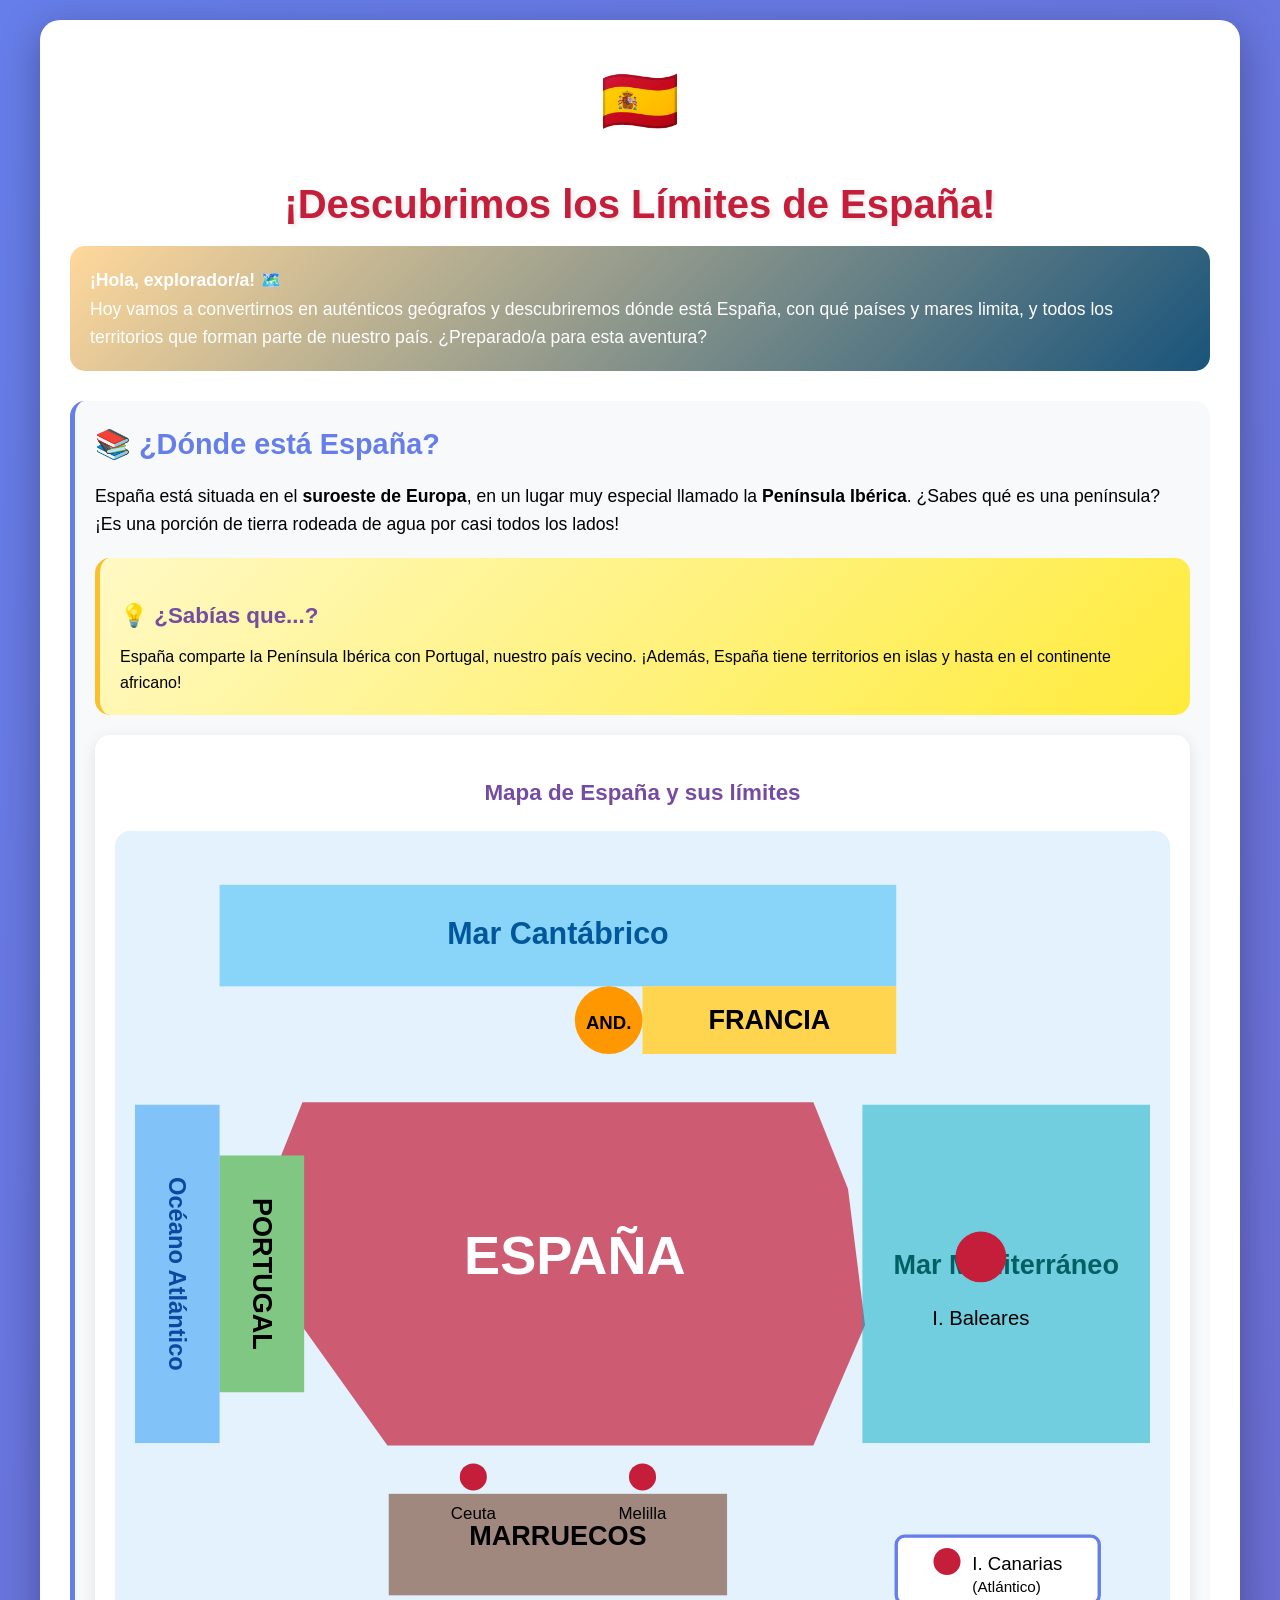
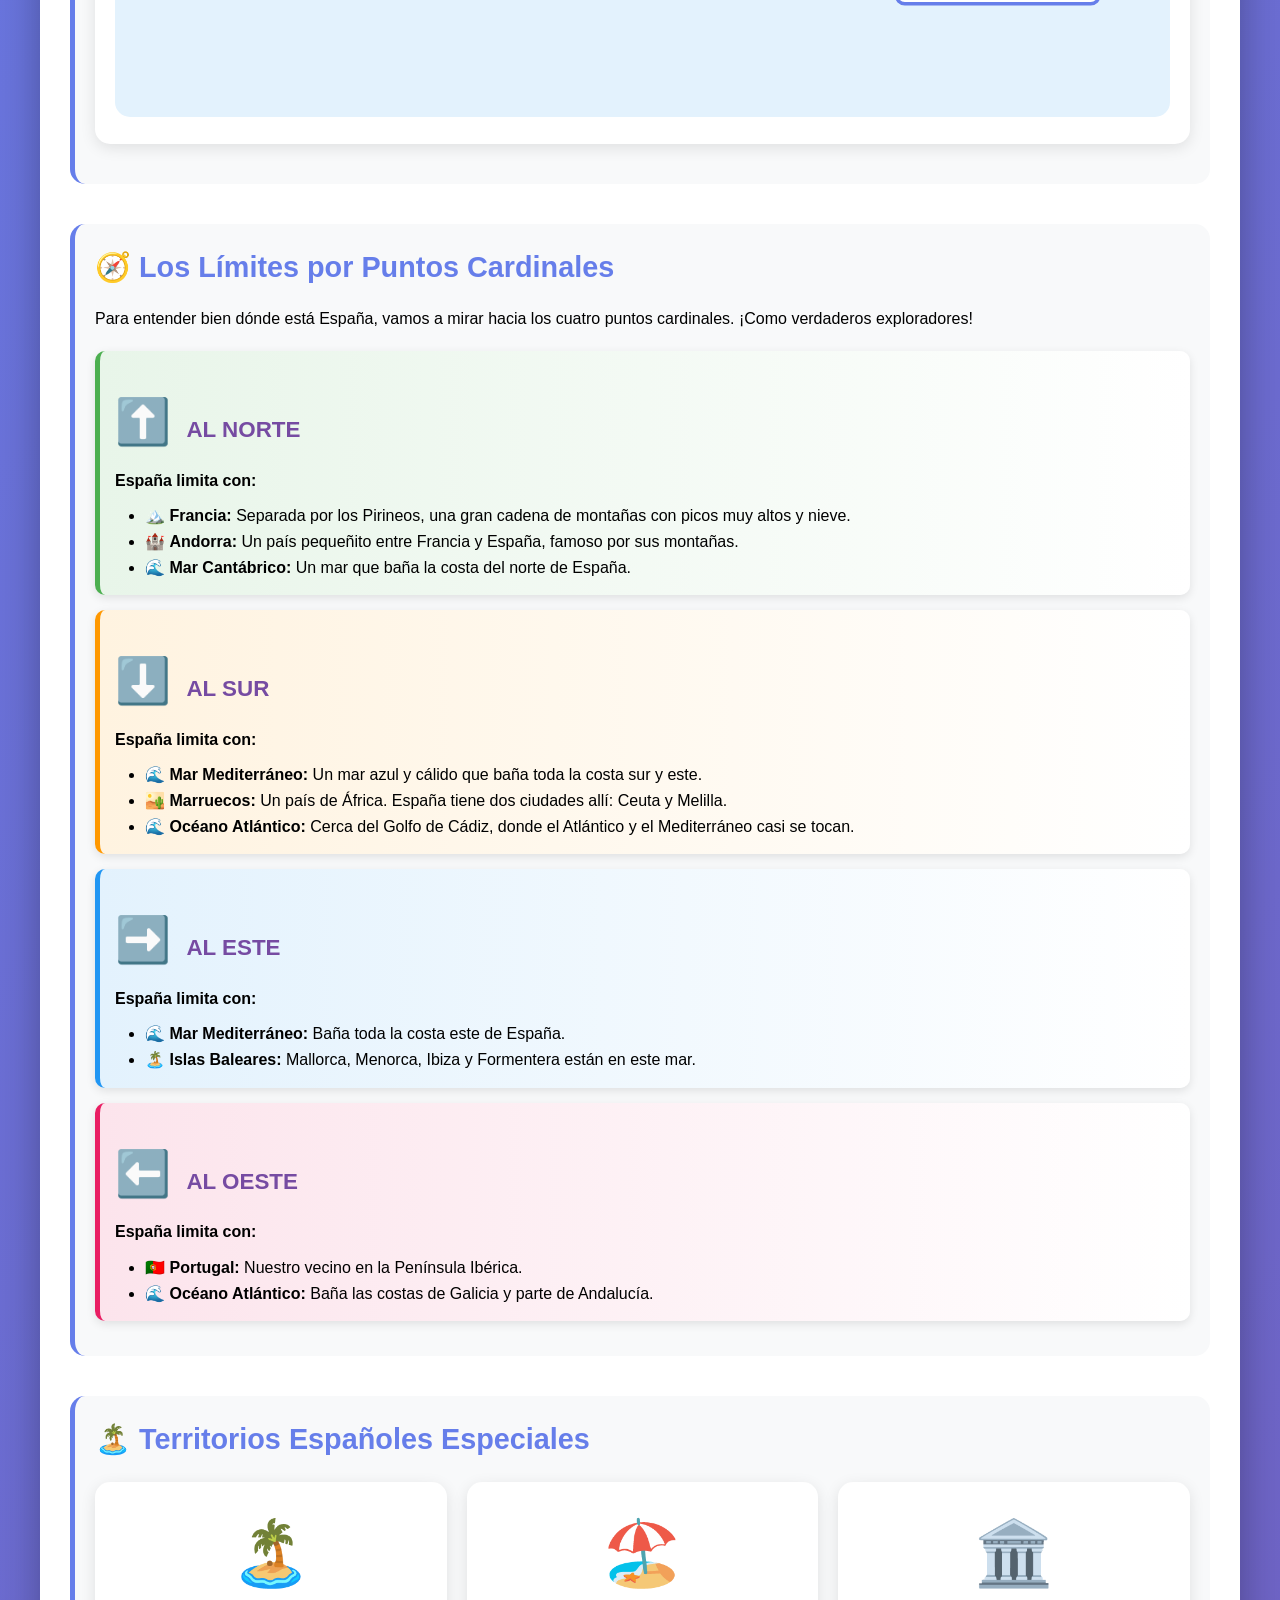
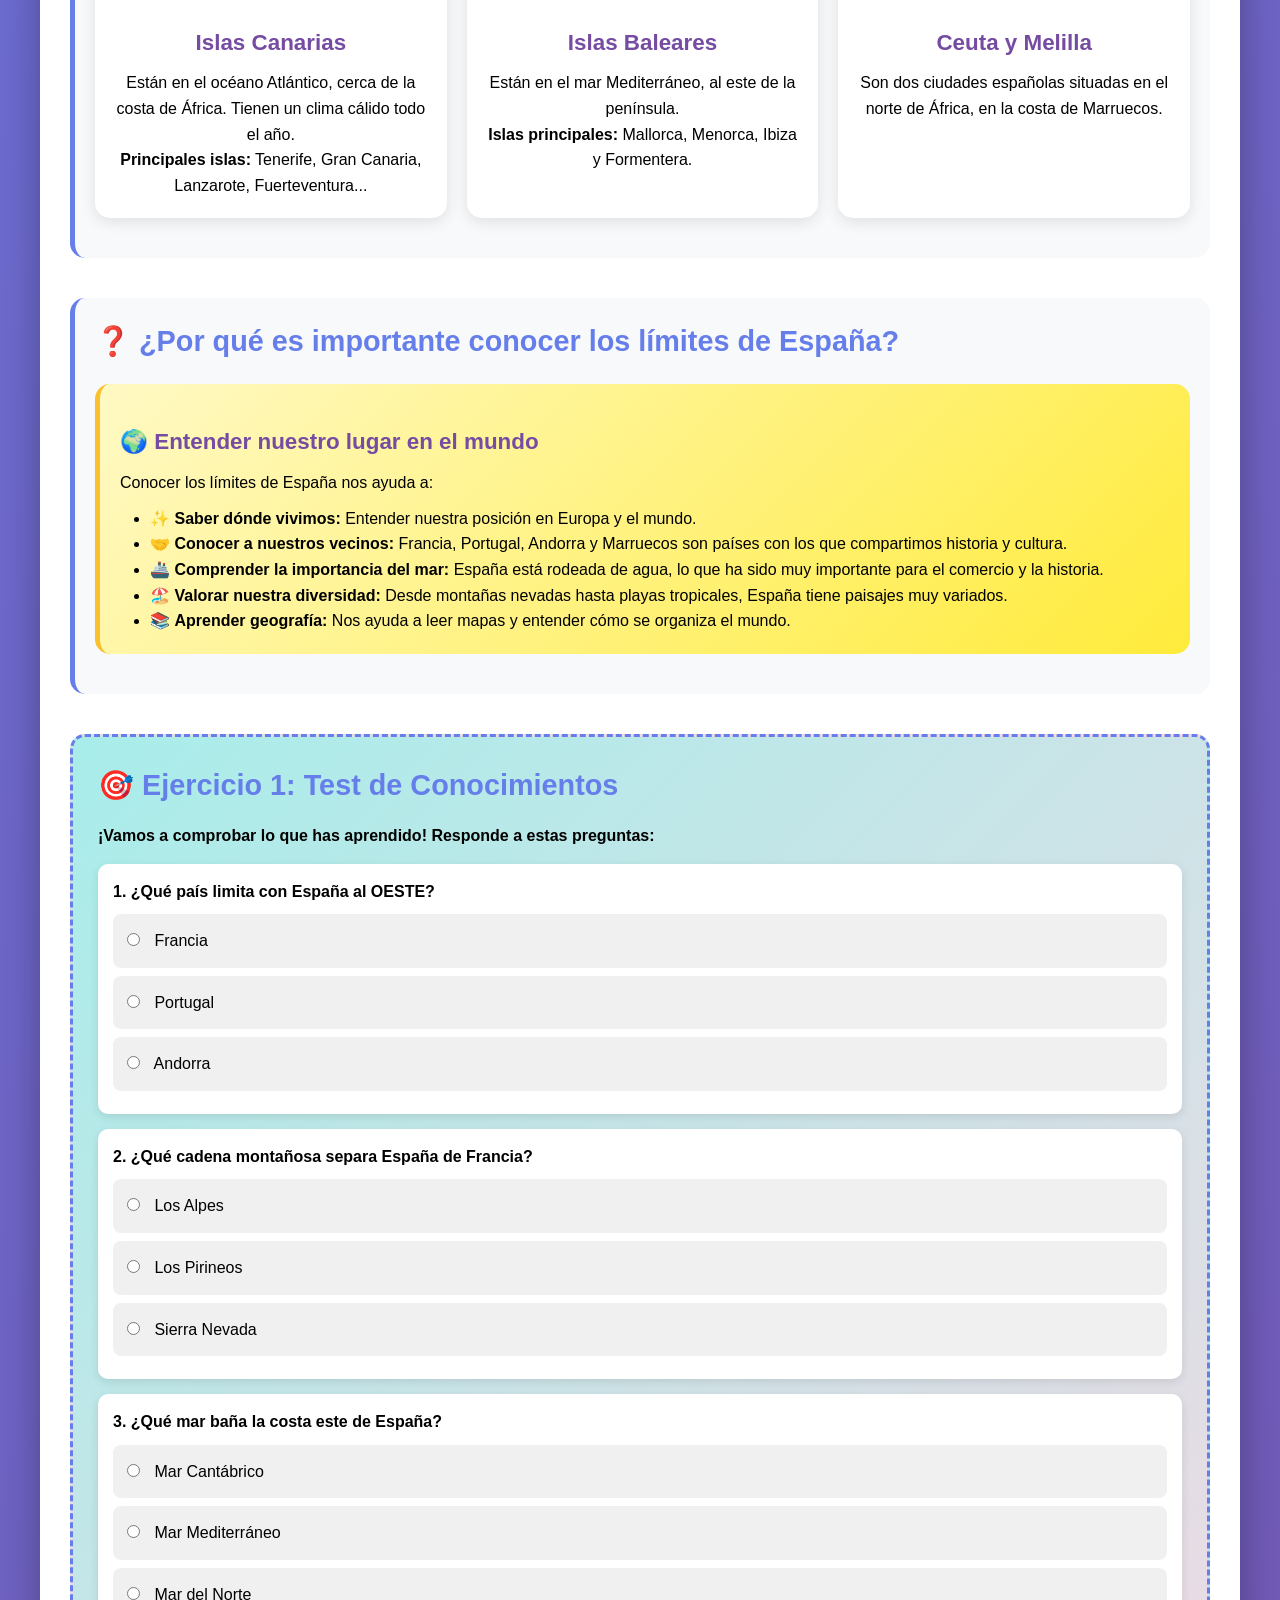
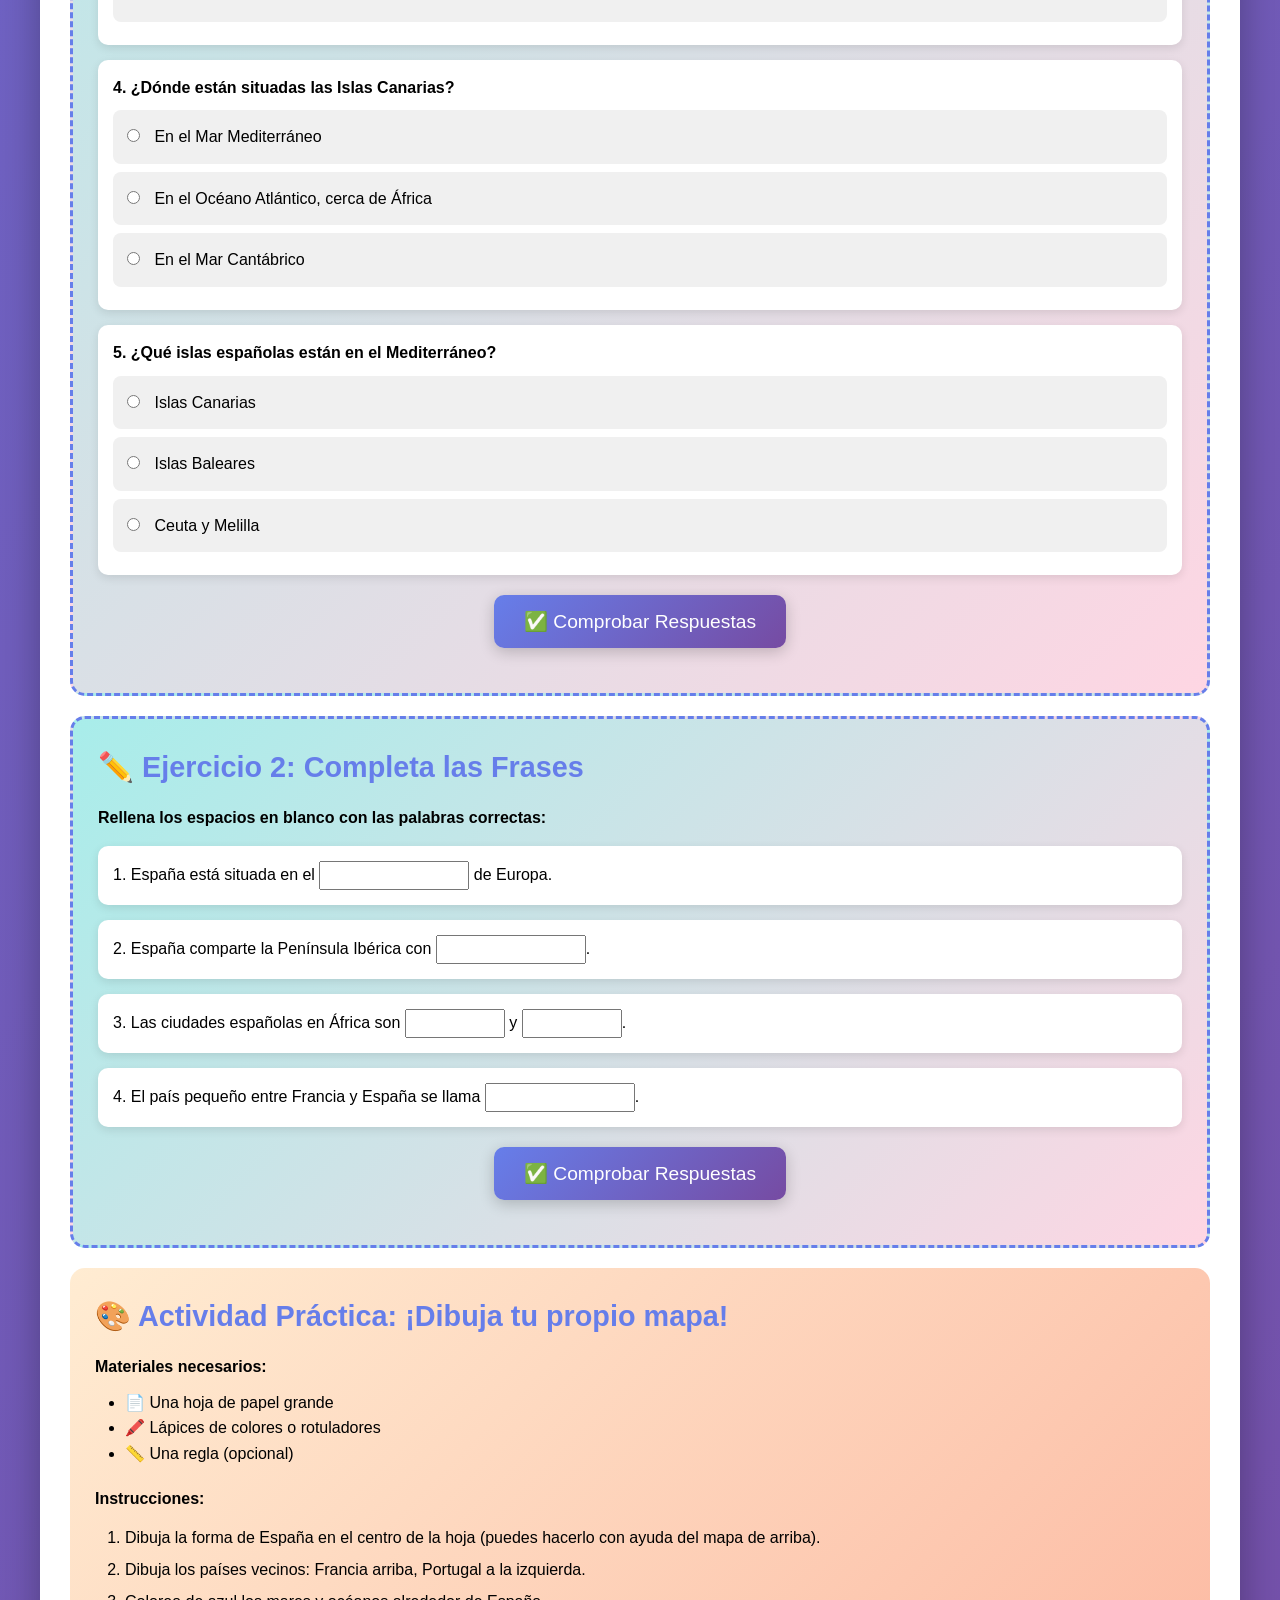
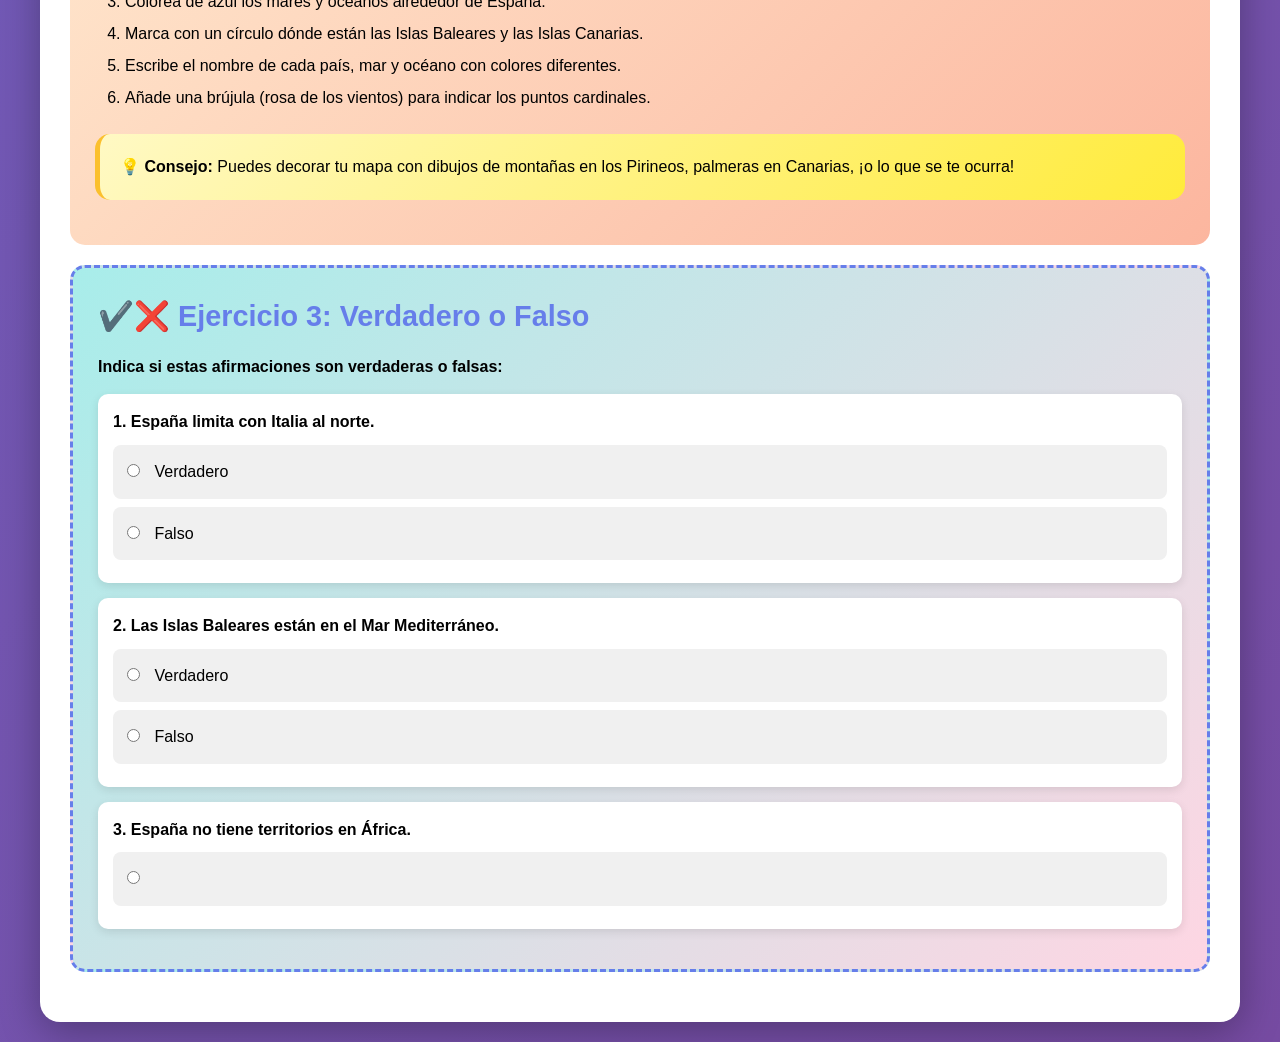
<file: limites-espana-primaria.html>
<!DOCTYPE html>
<html lang="es">
<head>
    <meta charset="UTF-8">
    <meta name="viewport" content="width=device-width, initial-scale=1.0">
    <title>Los Límites de España - 4º Primaria</title>
    <style>
        * {
            margin: 0;
            padding: 0;
            box-sizing: border-box;
        }
        
        body {
            font-family: 'Comic Sans MS', 'Arial', sans-serif;
            background: linear-gradient(135deg, #667eea 0%, #764ba2 100%);
            padding: 20px;
            line-height: 1.6;
        }
        
        .container {
            max-width: 1200px;
            margin: 0 auto;
            background: white;
            border-radius: 20px;
            padding: 30px;
            box-shadow: 0 10px 40px rgba(0,0,0,0.3);
        }
        
        h1 {
            text-align: center;
            color: #c41e3a;
            font-size: 2.5em;
            margin-bottom: 10px;
            text-shadow: 2px 2px 4px rgba(0,0,0,0.1);
        }
        
        .bandera {
            text-align: center;
            font-size: 4em;
            margin-bottom: 20px;
        }
        
        .intro {
            background: linear-gradient(135deg, #ffd89b 0%, #19547b 100%);
            padding: 20px;
            border-radius: 15px;
            color: white;
            margin-bottom: 30px;
            font-size: 1.1em;
        }
        
        .seccion {
            margin-bottom: 40px;
            padding: 20px;
            background: #f8f9fa;
            border-radius: 15px;
            border-left: 5px solid #667eea;
        }
        
        h2 {
            color: #667eea;
            margin-bottom: 15px;
            font-size: 1.8em;
        }
        
        h3 {
            color: #764ba2;
            margin: 20px 0 10px 0;
            font-size: 1.4em;
        }
        
        .mapa-container {
            background: white;
            padding: 20px;
            border-radius: 15px;
            margin: 20px 0;
            box-shadow: 0 4px 15px rgba(0,0,0,0.1);
        }
        
        .mapa-espana {
            width: 100%;
            max-width: 700px;
            margin: 0 auto;
            display: block;
            position: relative;
        }
        
        .punto-cardinal {
            background: white;
            padding: 15px;
            margin: 15px 0;
            border-radius: 10px;
            border-left: 5px solid;
            box-shadow: 0 3px 10px rgba(0,0,0,0.1);
            transition: transform 0.3s;
        }
        
        .punto-cardinal:hover {
            transform: translateX(10px);
        }
        
        .norte {
            border-color: #4CAF50;
            background: linear-gradient(to right, #e8f5e9, white);
        }
        
        .sur {
            border-color: #ff9800;
            background: linear-gradient(to right, #fff3e0, white);
        }
        
        .este {
            border-color: #2196F3;
            background: linear-gradient(to right, #e3f2fd, white);
        }
        
        .oeste {
            border-color: #e91e63;
            background: linear-gradient(to right, #fce4ec, white);
        }
        
        .emoji-grande {
            font-size: 2em;
            margin-right: 10px;
        }
        
        .ejercicio {
            background: linear-gradient(135deg, #a8edea 0%, #fed6e3 100%);
            padding: 25px;
            border-radius: 15px;
            margin: 20px 0;
            border: 3px dashed #667eea;
        }
        
        .pregunta {
            background: white;
            padding: 15px;
            margin: 15px 0;
            border-radius: 10px;
            box-shadow: 0 3px 10px rgba(0,0,0,0.1);
        }
        
        .opciones {
            margin-top: 10px;
        }
        
        .opcion {
            display: block;
            padding: 12px;
            margin: 8px 0;
            background: #f0f0f0;
            border-radius: 8px;
            cursor: pointer;
            transition: all 0.3s;
            border: 2px solid transparent;
        }
        
        .opcion:hover {
            background: #e0e0e0;
            transform: translateX(5px);
        }
        
        .opcion input {
            margin-right: 10px;
        }
        
        .btn-comprobar {
            background: linear-gradient(135deg, #667eea 0%, #764ba2 100%);
            color: white;
            border: none;
            padding: 15px 30px;
            font-size: 1.2em;
            border-radius: 10px;
            cursor: pointer;
            margin: 20px auto;
            display: block;
            box-shadow: 0 4px 15px rgba(0,0,0,0.2);
            transition: transform 0.3s;
        }
        
        .btn-comprobar:hover {
            transform: scale(1.05);
        }
        
        .resultado {
            padding: 20px;
            margin: 20px 0;
            border-radius: 10px;
            text-align: center;
            font-size: 1.3em;
            font-weight: bold;
            display: none;
        }
        
        .correcto {
            background: #c8e6c9;
            color: #2e7d32;
            border: 3px solid #4caf50;
        }
        
        .incorrecto {
            background: #ffcdd2;
            color: #c62828;
            border: 3px solid #f44336;
        }
        
        .mapa-interactivo {
            position: relative;
            max-width: 600px;
            margin: 20px auto;
        }
        
        .mapa-svg {
            width: 100%;
            height: auto;
            background: #e3f2fd;
            border-radius: 15px;
            padding: 20px;
        }
        
        .actividad-practica {
            background: linear-gradient(135deg, #ffecd2 0%, #fcb69f 100%);
            padding: 25px;
            border-radius: 15px;
            margin: 20px 0;
        }
        
        .tarjeta-territorio {
            background: white;
            padding: 15px;
            margin: 15px 0;
            border-radius: 10px;
            box-shadow: 0 3px 10px rgba(0,0,0,0.1);
            display: flex;
            align-items: center;
            gap: 15px;
        }
        
        .territorio-emoji {
            font-size: 3em;
        }
        
        .drag-drop-area {
            background: white;
            padding: 20px;
            border-radius: 10px;
            margin: 15px 0;
            min-height: 150px;
            border: 3px dashed #667eea;
        }
        
        .sabias-que {
            background: linear-gradient(135deg, #fff9c4 0%, #ffeb3b 100%);
            padding: 20px;
            border-radius: 15px;
            margin: 20px 0;
            border-left: 5px solid #fbc02d;
        }
        
        .resumen-visual {
            display: grid;
            grid-template-columns: repeat(auto-fit, minmax(250px, 1fr));
            gap: 20px;
            margin: 20px 0;
        }
        
        .tarjeta-resumen {
            background: white;
            padding: 20px;
            border-radius: 15px;
            box-shadow: 0 4px 15px rgba(0,0,0,0.1);
            text-align: center;
            transition: transform 0.3s;
        }
        
        .tarjeta-resumen:hover {
            transform: translateY(-5px);
        }
        
        @media (max-width: 768px) {
            .container {
                padding: 15px;
            }
            
            h1 {
                font-size: 2em;
            }
            
            .resumen-visual {
                grid-template-columns: 1fr;
            }
        }
    </style>
</head>
<body>
    <div class="container">
        <div class="bandera">🇪🇸</div>
        <h1>¡Descubrimos los Límites de España!</h1>
        
        <div class="intro">
            <p><strong>¡Hola, explorador/a!</strong> 🗺️</p>
            <p>Hoy vamos a convertirnos en auténticos geógrafos y descubriremos dónde está España, con qué países y mares limita, y todos los territorios que forman parte de nuestro país. ¿Preparado/a para esta aventura?</p>
        </div>
        
        <!-- SECCIÓN 1: EXPLICACIÓN TEÓRICA -->
        <div class="seccion">
            <h2>📚 ¿Dónde está España?</h2>
            
            <p style="font-size: 1.1em; margin-bottom: 20px;">España está situada en el <strong>suroeste de Europa</strong>, en un lugar muy especial llamado la <strong>Península Ibérica</strong>. ¿Sabes qué es una península? ¡Es una porción de tierra rodeada de agua por casi todos los lados!</p>
            
            <div class="sabias-que">
                <h3>💡 ¿Sabías que...?</h3>
                <p>España comparte la Península Ibérica con Portugal, nuestro país vecino. ¡Además, España tiene territorios en islas y hasta en el continente africano!</p>
            </div>
            
            <div class="mapa-container">
                <h3 style="text-align: center; margin-bottom: 20px;">Mapa de España y sus límites</h3>
                <svg class="mapa-svg" viewBox="0 0 600 500">
                    <!-- Mar Cantábrico (norte) -->
                    <rect x="50" y="20" width="400" height="60" fill="#4fc3f7" opacity="0.6"/>
                    <text x="250" y="55" text-anchor="middle" fill="#01579b" font-size="18" font-weight="bold">Mar Cantábrico</text>
                    
                    <!-- Francia -->
                    <polygon points="300,80 450,80 450,120 300,120" fill="#ffd54f"/>
                    <text x="375" y="105" text-anchor="middle" font-size="16" font-weight="bold">FRANCIA</text>
                    
                    <!-- Andorra -->
                    <circle cx="280" cy="100" r="20" fill="#ff9800"/>
                    <text x="280" y="105" text-anchor="middle" font-size="11" font-weight="bold">AND.</text>
                    
                    <!-- España (forma simplificada) -->
                    <path d="M 100,150 L 400,150 L 420,200 L 430,280 L 400,350 L 150,350 L 100,280 L 80,200 Z" 
                          fill="#c41e3a" opacity="0.7" stroke="#c41e3a" stroke-width="3"/>
                    <text x="260" y="250" text-anchor="middle" fill="white" font-size="32" font-weight="bold">ESPAÑA</text>
                    
                    <!-- Portugal -->
                    <polygon points="50,180 100,180 100,320 50,320" fill="#81c784"/>
                    <text x="75" y="250" text-anchor="middle" font-size="16" font-weight="bold" writing-mode="tb">PORTUGAL</text>
                    
                    <!-- Océano Atlántico (oeste) -->
                    <rect x="0" y="150" width="50" height="200" fill="#2196f3" opacity="0.5"/>
                    <text x="25" y="250" text-anchor="middle" font-size="14" font-weight="bold" fill="#0d47a1" writing-mode="tb">Océano Atlántico</text>
                    
                    <!-- Mar Mediterráneo (este y sur) -->
                    <rect x="430" y="150" width="170" height="200" fill="#00acc1" opacity="0.5"/>
                    <text x="515" y="250" text-anchor="middle" font-size="16" font-weight="bold" fill="#006064">Mar Mediterráneo</text>
                    
                    <!-- Islas Baleares -->
                    <circle cx="500" cy="240" r="15" fill="#c41e3a"/>
                    <text x="500" y="280" text-anchor="middle" font-size="12">I. Baleares</text>
                    
                    <!-- África/Marruecos -->
                    <rect x="150" y="380" width="200" height="60" fill="#a1887f"/>
                    <text x="250" y="410" text-anchor="middle" font-size="16" font-weight="bold">MARRUECOS</text>
                    
                    <!-- Ceuta y Melilla -->
                    <circle cx="200" cy="370" r="8" fill="#c41e3a"/>
                    <text x="200" y="395" text-anchor="middle" font-size="10">Ceuta</text>
                    <circle cx="300" cy="370" r="8" fill="#c41e3a"/>
                    <text x="300" y="395" text-anchor="middle" font-size="10">Melilla</text>
                    
                    <!-- Islas Canarias (leyenda) -->
                    <g transform="translate(480, 420)">
                        <rect x="-30" y="-15" width="120" height="40" fill="white" stroke="#667eea" stroke-width="2" rx="5"/>
                        <circle cx="0" cy="0" r="8" fill="#c41e3a"/>
                        <text x="15" y="5" font-size="11">I. Canarias</text>
                        <text x="15" y="18" font-size="9">(Atlántico)</text>
                    </g>
                </svg>
            </div>
        </div>
        
        <!-- SECCIÓN 2: LOS CUATRO PUNTOS CARDINALES -->
        <div class="seccion">
            <h2>🧭 Los Límites por Puntos Cardinales</h2>
            <p style="margin-bottom: 20px;">Para entender bien dónde está España, vamos a mirar hacia los cuatro puntos cardinales. ¡Como verdaderos exploradores!</p>
            
            <div class="punto-cardinal norte">
                <h3><span class="emoji-grande">⬆️</span> AL NORTE</h3>
                <p><strong>España limita con:</strong></p>
                <ul style="margin-left: 30px; margin-top: 10px;">
                    <li>🏔️ <strong>Francia:</strong> Separada por los Pirineos, una gran cadena de montañas con picos muy altos y nieve.</li>
                    <li>🏰 <strong>Andorra:</strong> Un país pequeñito entre Francia y España, famoso por sus montañas.</li>
                    <li>🌊 <strong>Mar Cantábrico:</strong> Un mar que baña la costa del norte de España.</li>
                </ul>
            </div>
            
            <div class="punto-cardinal sur">
                <h3><span class="emoji-grande">⬇️</span> AL SUR</h3>
                <p><strong>España limita con:</strong></p>
                <ul style="margin-left: 30px; margin-top: 10px;">
                    <li>🌊 <strong>Mar Mediterráneo:</strong> Un mar azul y cálido que baña toda la costa sur y este.</li>
                    <li>🏜️ <strong>Marruecos:</strong> Un país de África. España tiene dos ciudades allí: Ceuta y Melilla.</li>
                    <li>🌊 <strong>Océano Atlántico:</strong> Cerca del Golfo de Cádiz, donde el Atlántico y el Mediterráneo casi se tocan.</li>
                </ul>
            </div>
            
            <div class="punto-cardinal este">
                <h3><span class="emoji-grande">➡️</span> AL ESTE</h3>
                <p><strong>España limita con:</strong></p>
                <ul style="margin-left: 30px; margin-top: 10px;">
                    <li>🌊 <strong>Mar Mediterráneo:</strong> Baña toda la costa este de España.</li>
                    <li>🏝️ <strong>Islas Baleares:</strong> Mallorca, Menorca, Ibiza y Formentera están en este mar.</li>
                </ul>
            </div>
            
            <div class="punto-cardinal oeste">
                <h3><span class="emoji-grande">⬅️</span> AL OESTE</h3>
                <p><strong>España limita con:</strong></p>
                <ul style="margin-left: 30px; margin-top: 10px;">
                    <li>🇵🇹 <strong>Portugal:</strong> Nuestro vecino en la Península Ibérica.</li>
                    <li>🌊 <strong>Océano Atlántico:</strong> Baña las costas de Galicia y parte de Andalucía.</li>
                </ul>
            </div>
        </div>
        
        <!-- SECCIÓN 3: TERRITORIOS ESPECIALES -->
        <div class="seccion">
            <h2>🏝️ Territorios Españoles Especiales</h2>
            
            <div class="resumen-visual">
                <div class="tarjeta-resumen">
                    <div style="font-size: 4em;">🏝️</div>
                    <h3>Islas Canarias</h3>
                    <p>Están en el océano Atlántico, cerca de la costa de África. Tienen un clima cálido todo el año.</p>
                    <p><strong>Principales islas:</strong> Tenerife, Gran Canaria, Lanzarote, Fuerteventura...</p>
                </div>
                
                <div class="tarjeta-resumen">
                    <div style="font-size: 4em;">🏖️</div>
                    <h3>Islas Baleares</h3>
                    <p>Están en el mar Mediterráneo, al este de la península.</p>
                    <p><strong>Islas principales:</strong> Mallorca, Menorca, Ibiza y Formentera.</p>
                </div>
                
                <div class="tarjeta-resumen">
                    <div style="font-size: 4em;">🏛️</div>
                    <h3>Ceuta y Melilla</h3>
                    <p>Son dos ciudades españolas situadas en el norte de África, en la costa de Marruecos.</p>
                </div>
            </div>
        </div>
        
        <!-- SECCIÓN 4: ¿POR QUÉ ES IMPORTANTE CONOCER ESTO? -->
        <div class="seccion">
            <h2>❓ ¿Por qué es importante conocer los límites de España?</h2>
            
            <div class="sabias-que">
                <h3>🌍 Entender nuestro lugar en el mundo</h3>
                <p>Conocer los límites de España nos ayuda a:</p>
                <ul style="margin-left: 30px; margin-top: 10px;">
                    <li>✨ <strong>Saber dónde vivimos:</strong> Entender nuestra posición en Europa y el mundo.</li>
                    <li>🤝 <strong>Conocer a nuestros vecinos:</strong> Francia, Portugal, Andorra y Marruecos son países con los que compartimos historia y cultura.</li>
                    <li>🚢 <strong>Comprender la importancia del mar:</strong> España está rodeada de agua, lo que ha sido muy importante para el comercio y la historia.</li>
                    <li>🏖️ <strong>Valorar nuestra diversidad:</strong> Desde montañas nevadas hasta playas tropicales, España tiene paisajes muy variados.</li>
                    <li>📚 <strong>Aprender geografía:</strong> Nos ayuda a leer mapas y entender cómo se organiza el mundo.</li>
                </ul>
            </div>
        </div>
        
        <!-- EJERCICIO 1: TEST DE CONOCIMIENTOS -->
        <div class="ejercicio">
            <h2>🎯 Ejercicio 1: Test de Conocimientos</h2>
            <p><strong>¡Vamos a comprobar lo que has aprendido! Responde a estas preguntas:</strong></p>
            
            <div class="pregunta">
                <p><strong>1. ¿Qué país limita con España al OESTE?</strong></p>
                <div class="opciones">
                    <label class="opcion">
                        <input type="radio" name="p1" value="a"> Francia
                    </label>
                    <label class="opcion">
                        <input type="radio" name="p1" value="b"> Portugal
                    </label>
                    <label class="opcion">
                        <input type="radio" name="p1" value="c"> Andorra
                    </label>
                </div>
            </div>
            
            <div class="pregunta">
                <p><strong>2. ¿Qué cadena montañosa separa España de Francia?</strong></p>
                <div class="opciones">
                    <label class="opcion">
                        <input type="radio" name="p2" value="a"> Los Alpes
                    </label>
                    <label class="opcion">
                        <input type="radio" name="p2" value="b"> Los Pirineos
                    </label>
                    <label class="opcion">
                        <input type="radio" name="p2" value="c"> Sierra Nevada
                    </label>
                </div>
            </div>
            
            <div class="pregunta">
                <p><strong>3. ¿Qué mar baña la costa este de España?</strong></p>
                <div class="opciones">
                    <label class="opcion">
                        <input type="radio" name="p3" value="a"> Mar Cantábrico
                    </label>
                    <label class="opcion">
                        <input type="radio" name="p3" value="b"> Mar Mediterráneo
                    </label>
                    <label class="opcion">
                        <input type="radio" name="p3" value="c"> Mar del Norte
                    </label>
                </div>
            </div>
            
            <div class="pregunta">
                <p><strong>4. ¿Dónde están situadas las Islas Canarias?</strong></p>
                <div class="opciones">
                    <label class="opcion">
                        <input type="radio" name="p4" value="a"> En el Mar Mediterráneo
                    </label>
                    <label class="opcion">
                        <input type="radio" name="p4" value="b"> En el Océano Atlántico, cerca de África
                    </label>
                    <label class="opcion">
                        <input type="radio" name="p4" value="c"> En el Mar Cantábrico
                    </label>
                </div>
            </div>
            
            <div class="pregunta">
                <p><strong>5. ¿Qué islas españolas están en el Mediterráneo?</strong></p>
                <div class="opciones">
                    <label class="opcion">
                        <input type="radio" name="p5" value="a"> Islas Canarias
                    </label>
                    <label class="opcion">
                        <input type="radio" name="p5" value="b"> Islas Baleares
                    </label>
                    <label class="opcion">
                        <input type="radio" name="p5" value="c"> Ceuta y Melilla
                    </label>
                </div>
            </div>
            
            <button class="btn-comprobar" onclick="comprobarTest()">✅ Comprobar Respuestas</button>
            <div id="resultadoTest" class="resultado"></div>
        </div>
        
        <!-- EJERCICIO 2: COMPLETA LAS FRASES -->
        <div class="ejercicio">
            <h2>✏️ Ejercicio 2: Completa las Frases</h2>
            <p><strong>Rellena los espacios en blanco con las palabras correctas:</strong></p>
            
            <div class="pregunta">
                <p>1. España está situada en el <input type="text" id="frase1" style="width: 150px; padding: 5px;"> de Europa.</p>
            </div>
            
            <div class="pregunta">
                <p>2. España comparte la Península Ibérica con <input type="text" id="frase2" style="width: 150px; padding: 5px;">.</p>
            </div>
            
            <div class="pregunta">
                <p>3. Las ciudades españolas en África son <input type="text" id="frase3" style="width: 100px; padding: 5px;"> y <input type="text" id="frase4" style="width: 100px; padding: 5px;">.</p>
            </div>
            
            <div class="pregunta">
                <p>4. El país pequeño entre Francia y España se llama <input type="text" id="frase5" style="width: 150px; padding: 5px;">.</p>
            </div>
            
            <button class="btn-comprobar" onclick="comprobarFrases()">✅ Comprobar Respuestas</button>
            <div id="resultadoFrases" class="resultado"></div>
        </div>
        
        <!-- ACTIVIDAD PRÁCTICA -->
        <div class="actividad-practica">
            <h2>🎨 Actividad Práctica: ¡Dibuja tu propio mapa!</h2>
            <p><strong>Materiales necesarios:</strong></p>
            <ul style="margin-left: 30px; margin-top: 10px;">
                <li>📄 Una hoja de papel grande</li>
                <li>🖍️ Lápices de colores o rotuladores</li>
                <li>📏 Una regla (opcional)</li>
            </ul>
            
            <p style="margin-top: 20px;"><strong>Instrucciones:</strong></p>
            <ol style="margin-left: 30px; margin-top: 10px; line-height: 2;">
                <li>Dibuja la forma de España en el centro de la hoja (puedes hacerlo con ayuda del mapa de arriba).</li>
                <li>Dibuja los países vecinos: Francia arriba, Portugal a la izquierda.</li>
                <li>Colorea de azul los mares y océanos alrededor de España.</li>
                <li>Marca con un círculo dónde están las Islas Baleares y las Islas Canarias.</li>
                <li>Escribe el nombre de cada país, mar y océano con colores diferentes.</li>
                <li>Añade una brújula (rosa de los vientos) para indicar los puntos cardinales.</li>
            </ol>
            
            <div class="sabias-que" style="margin-top: 20px;">
                <p><strong>💡 Consejo:</strong> Puedes decorar tu mapa con dibujos de montañas en los Pirineos, palmeras en Canarias, ¡o lo que se te ocurra!</p>
            </div>
        </div>
        
        <!-- EJERCICIO 3: VERDADERO O FALSO -->
        <div class="ejercicio">
            <h2>✔️❌ Ejercicio 3: Verdadero o Falso</h2>
            <p><strong>Indica si estas afirmaciones son verdaderas o falsas:</strong></p>
            
            <div class="pregunta">
                <p><strong>1. España limita con Italia al norte.</strong></p>
                <div class="opciones">
                    <label class="opcion">
                        <input type="radio" name="vf1" value="v"> Verdadero
                    </label>
                    <label class="opcion">
                        <input type="radio" name="vf1" value="f"> Falso
                    </label>
                </div>
            </div>
            
            <div class="pregunta">
                <p><strong>2. Las Islas Baleares están en el Mar Mediterráneo.</strong></p>
                <div class="opciones">
                    <label class="opcion">
                        <input type="radio" name="vf2" value="v"> Verdadero
                    </label>
                    <label class="opcion">
                        <input type="radio" name="vf2" value="f"> Falso
                    </label>
                </div>
            </div>
            
            <div class="pregunta">
                <p><strong>3. España no tiene territorios en África.</strong></p>
                <div class="opciones">
                    <label class="opcion">
                        <input type="radio" name="vf3" value="v">
</file>
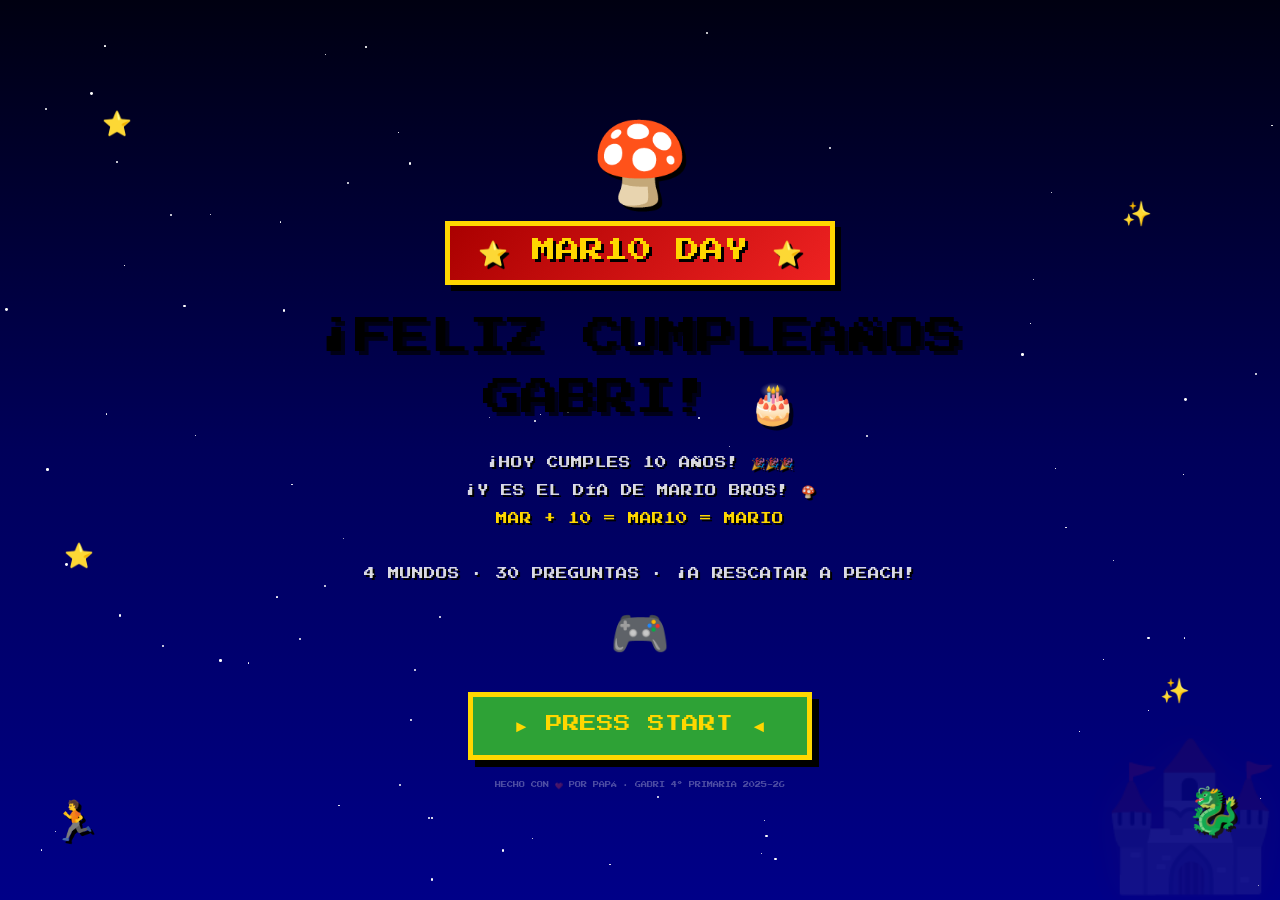
<file: mario-gabri-birthday.html>
<!DOCTYPE html>
<html lang="es">
<head>
<meta charset="UTF-8">
<meta name="viewport" content="width=device-width, initial-scale=1.0">
<title>🎮 MAR10 Day — ¡Feliz Cumpleaños Gabri!</title>
<link href="https://fonts.googleapis.com/css2?family=Press+Start+2P&family=Nunito:wght@700;900&display=swap" rel="stylesheet">
<style>
:root{
  --coin:#ffd700; --red:#e52222; --green:#2ea236; --blue:#5c94fc;
  --dark:#0d0d0d; --block:#c84c11; --sky:#5c94fc;
}
*{margin:0;padding:0;box-sizing:border-box;}
html,body{width:100%;overflow-x:hidden;}
body{font-family:'Press Start 2P',cursive;min-height:100vh;}

/* ─── SCREENS ─── */
.screen{display:none;min-height:100vh;position:relative;}
.screen.active{display:flex;flex-direction:column;align-items:center;}

/* ─── BG THEMES ─── */
.bg-intro{background:linear-gradient(180deg,#000011 0%,#00005a 50%,#000088 100%);}
.bg-sky{background:linear-gradient(180deg,#5c94fc 0%,#5c94fc 62%,#4db900 62%,#4db900 70%,#8b4513 70%);}
.bg-water{background:linear-gradient(180deg,#001133 0%,#002288 55%,#003fcc 100%);}
.bg-fire{background:linear-gradient(180deg,#110000 0%,#440000 45%,#aa1100 100%);}
.bg-castle{background:radial-gradient(ellipse at 50% 0%,#3a0066 0%,#1a0033 40%,#000000 100%);}
.bg-victory{background:radial-gradient(ellipse at 50% 20%,#002200 0%,#000000 70%);}

/* ─── PIXEL DECO: Mario sprite (CSS) ─── */
.deco-mario{
  position:absolute;bottom:8%;left:4%;
  width:32px;height:32px;
  image-rendering:pixelated;
  font-size:2.4rem;
  animation:mario-walk 3s ease infinite;
  filter:drop-shadow(3px 3px 0 #000);
  z-index:0;pointer-events:none;
}
@keyframes mario-walk{
  0%{transform:translateX(0) scaleX(1);}
  45%{transform:translateX(60px) scaleX(1);}
  50%{transform:translateX(60px) scaleX(-1);}
  95%{transform:translateX(0) scaleX(-1);}
  100%{transform:translateX(0) scaleX(1);}
}
.deco-bowser{
  position:absolute;bottom:7%;right:3%;
  font-size:2.8rem;
  animation:bowser-idle 2s ease infinite alternate;
  filter:drop-shadow(3px 3px 0 #000);
  z-index:0;pointer-events:none;
}
@keyframes bowser-idle{
  from{transform:scale(1) rotate(-3deg);}
  to{transform:scale(1.08) rotate(3deg);}
}
.deco-star{
  position:absolute;
  font-size:1.5rem;
  animation:star-spin 3s linear infinite;
  pointer-events:none;z-index:0;
}
@keyframes star-spin{
  0%{transform:rotate(0) scale(1);}50%{transform:rotate(180deg) scale(1.3);}100%{transform:rotate(360deg) scale(1);}
}
.deco-castle{
  position:absolute;bottom:0;right:0;
  font-size:clamp(4rem,15vw,9rem);
  opacity:.12;pointer-events:none;z-index:0;
  filter:drop-shadow(0 0 20px rgba(255,100,0,.4));
}
.deco-mushroom{
  position:absolute;font-size:1.4rem;
  animation:bob 2s ease infinite alternate;
  pointer-events:none;z-index:0;
}
@keyframes bob{from{transform:translateY(0);}to{transform:translateY(-10px);}}

/* ─── STAR PARTICLES ─── */
.star-p{position:fixed;border-radius:50%;background:#fff;pointer-events:none;animation:twinkle 2s infinite;}
@keyframes twinkle{0%,100%{opacity:.15;}50%{opacity:1;}}

/* ─── INTRO ─── */
#s-intro.active{justify-content:center;text-align:center;padding:28px 16px;}
.intro-hat{
  font-size:5rem;display:block;
  animation:bounce-big 1.2s ease infinite;
  filter:drop-shadow(4px 4px 0 #000);
  position:relative;z-index:1;
}
@keyframes bounce-big{0%,100%{transform:translateY(0)rotate(-4deg);}50%{transform:translateY(-18px)rotate(4deg);}}
.mar10-badge{
  background:linear-gradient(135deg,#aa0000,#ee2222);
  border:5px solid var(--coin);
  padding:12px 28px;margin:10px auto;
  font-size:clamp(.8rem,3.5vw,1.5rem);
  color:var(--coin);text-shadow:3px 3px 0 #000;
  box-shadow:6px 6px 0 #000;
  display:inline-block;position:relative;z-index:1;
}
.intro-title{
  font-size:clamp(1.1rem,4.5vw,2.4rem);
  animation:rainbow 2.5s linear infinite;
  text-shadow:4px 4px 0 rgba(0,0,0,.7);
  line-height:1.6;margin:12px 0;position:relative;z-index:1;
}
@keyframes rainbow{
  0%{color:#ff4444;}16%{color:#ff8800;}33%{color:#ffff00;}
  50%{color:#00ff88;}66%{color:#00eeff;}83%{color:#cc88ff;}100%{color:#ff4444;}
}
.intro-sub{
  font-size:clamp(.48rem,1.8vw,.72rem);
  color:rgba(255,255,255,.85);
  line-height:2.4;margin:8px 0;
  text-shadow:2px 2px 0 #000;
  position:relative;z-index:1;
}
.btn-press{
  background:var(--green);border:5px solid var(--coin);
  color:var(--coin);font-family:'Press Start 2P',cursive;
  font-size:clamp(.65rem,2.5vw,1.05rem);
  padding:18px 40px;cursor:pointer;margin-top:24px;
  box-shadow:7px 7px 0 #000;animation:blink 1.8s ease infinite;
  position:relative;z-index:1;
}
@keyframes blink{0%,100%{opacity:1;}50%{opacity:.3;}}
.btn-press:hover{transform:translate(3px,3px);box-shadow:4px 4px 0 #000;animation:none;}

/* ─── MAP ─── */
#s-map.active{padding:16px;justify-content:flex-start;}
.map-hud{
  display:flex;gap:14px;flex-wrap:wrap;justify-content:center;
  background:#000;border:4px solid var(--coin);
  padding:10px 18px;width:100%;max-width:600px;
  margin-bottom:14px;position:relative;z-index:1;
}
.hud-lbl{font-size:.45rem;color:#fff;}.hud-lbl .hv{color:var(--coin);}
.map-heading{
  font-size:clamp(.55rem,2.2vw,.85rem);
  color:#fff;text-shadow:3px 3px 0 #000;
  margin:6px 0 18px;text-align:center;
  position:relative;z-index:1;
}

/* NON-LINEAR MAP */
.map-svg-wrap{
  width:100%;max-width:580px;position:relative;
  min-height:380px;z-index:1;margin-bottom:8px;
}
.map-svg-wrap svg{width:100%;height:auto;}
.map-node{cursor:pointer;}
.map-node .node-bg{transition:all .2s;}
.map-node.current .node-bg{animation:node-pulse .9s ease infinite;}
@keyframes node-pulse{0%,100%{r:28}50%{r:32}}
.map-node.locked{opacity:.4;cursor:default;}

/* fun fact banner */
.fun-banner{
  background:rgba(0,0,0,.75);border:3px solid rgba(255,255,255,.25);
  padding:16px 20px;width:100%;max-width:580px;
  margin:12px 0;position:relative;z-index:1;
}
.fun-banner p{
  font-size:clamp(.55rem,1.8vw,.72rem);
  color:#ffffff;line-height:2.4;text-align:center;
}
.fun-banner strong{color:var(--coin);}
.btn-map{
  background:var(--green);border:4px solid var(--coin);
  color:var(--coin);font-family:'Press Start 2P',cursive;
  font-size:clamp(.55rem,2vw,.78rem);
  padding:14px 28px;cursor:pointer;
  box-shadow:5px 5px 0 #000;margin:8px 0;
  position:relative;z-index:1;
}
.btn-map:hover{transform:translate(2px,2px);box-shadow:3px 3px 0 #000;}
.btn-map.red{background:#cc0000;}

/* ─── PHASE START ─── */
#s-phase-start.active{justify-content:center;padding:24px 14px;}
.ph-card{
  background:#000;border:6px solid var(--coin);
  padding:32px 22px;max-width:480px;width:100%;
  box-shadow:10px 10px 0 rgba(0,0,0,.5);
  text-align:center;position:relative;z-index:1;
}
.ph-card h2{font-size:clamp(.72rem,3vw,1.35rem);color:var(--coin);text-shadow:3px 3px 0 #c84c00;margin-bottom:10px;}
.ph-emoji{font-size:4.5rem;display:block;margin:10px 0;animation:bounce-big .9s ease infinite;}
.ph-sub{font-size:.5rem;color:#aaa;margin-bottom:14px;}
.ph-rules{
  background:rgba(255,255,255,.06);border:2px solid rgba(255,255,255,.18);
  padding:12px;font-size:.42rem;color:#ccc;line-height:2.4;text-align:left;margin:10px 0;
}
.ph-rules span{color:var(--coin);}
.ph-enemy{
  display:flex;align-items:center;gap:12px;
  background:#3d0000;border:2px solid #ff4444;
  padding:12px;margin:10px 0;text-align:left;
}
.e-icon{font-size:2.2rem;flex-shrink:0;}
.e-title{font-size:.48rem;color:#ff8888;margin-bottom:4px;}
.e-desc{font-size:.4rem;color:#ffaaaa;line-height:1.9;}
.btn-go{
  background:var(--red);border:4px solid var(--coin);
  color:var(--coin);font-family:'Press Start 2P',cursive;
  font-size:clamp(.58rem,2vw,.82rem);
  padding:14px 28px;cursor:pointer;
  box-shadow:5px 5px 0 #000;margin-top:14px;width:100%;
}
.btn-go:hover{transform:translate(2px,2px);box-shadow:3px 3px 0 #000;}

/* ─── QUESTION ─── */
#s-question.active{padding:12px 12px 30px;}
.q-hud{
  display:flex;justify-content:space-between;align-items:center;
  flex-wrap:wrap;gap:6px;
  width:100%;max-width:580px;
  background:#000;border:4px solid var(--coin);
  padding:8px 14px;margin-bottom:10px;
}
.qhi{font-size:.44rem;color:#fff;}.qhi .qv{color:var(--coin);}
.lives-row{display:flex;gap:2px;}
.lp{font-size:.85rem;transition:.3s;}.lp.dead{opacity:.15;transform:scale(.65);}
/* wrong counter */
.wrong-bar{
  width:100%;max-width:580px;
  background:#220000;border:2px solid #550000;
  padding:6px 14px;margin-bottom:10px;
  display:flex;align-items:center;gap:8px;
}
.wrong-bar span{font-size:.4rem;color:#ff6666;}
.wrong-pips{display:flex;gap:4px;}
.wp{font-size:.85rem;}.wp.x{opacity:1;}.wp.o{opacity:.2;}

.q-block-wrap{margin:8px 0;}
.q-block{
  width:64px;height:64px;background:var(--block);
  border:4px solid #000;display:flex;align-items:center;justify-content:center;
  font-size:1.7rem;font-weight:900;color:var(--coin);
  box-shadow:4px 4px 0 #000,inset 2px 2px 0 rgba(255,255,255,.15);
  animation:qbob .7s ease infinite;
}
@keyframes qbob{0%,100%{transform:translateY(0);}50%{transform:translateY(-6px);}}
.q-block.hit{animation:blkhit .35s ease forwards;background:#f5d000;color:#000;}
@keyframes blkhit{0%{transform:translateY(0);}40%{transform:translateY(-18px);}70%{transform:translateY(-8px);}100%{transform:translateY(0);}}

.q-card{
  background:#000;border:4px solid #fff;
  padding:20px 16px;max-width:580px;width:100%;
  box-shadow:6px 6px 0 rgba(0,0,0,.4);
}
.q-meta{display:flex;justify-content:space-between;align-items:center;margin-bottom:10px;flex-wrap:wrap;gap:5px;}
.q-cat{font-size:.4rem;padding:4px 10px;border:2px solid var(--coin);}
.q-num{font-size:.4rem;color:#666;}
.q-text{font-size:clamp(.56rem,2.1vw,.82rem);color:#fff;line-height:1.9;margin-bottom:16px;}
.opts{display:grid;gap:8px;}
.opt{
  background:#0a0a40;border:3px solid #5c94fc;color:#fff;
  font-family:'Press Start 2P',cursive;
  font-size:clamp(.42rem,1.5vw,.66rem);
  padding:11px 13px;text-align:left;cursor:pointer;
  display:flex;align-items:center;gap:9px;
  box-shadow:3px 3px 0 #000;transition:.15s;
}
.opt:hover:not(:disabled){background:#111166;border-color:var(--coin);transform:translate(-2px,-2px);box-shadow:5px 5px 0 #000;}
.opt .ol{
  background:#5c94fc;color:#000;
  min-width:26px;height:26px;display:flex;align-items:center;justify-content:center;
  font-size:.52rem;border:2px solid #000;flex-shrink:0;
}
.opt.correct{background:#0a2a00;border-color:#00ff55;}
.opt.correct .ol{background:#00ff55;color:#000;}
.opt.wrong{background:#2a0000;border-color:#ff4444;animation:shake .4s ease;}
.opt.wrong .ol{background:#ff4444;color:#fff;}
.opt:disabled{cursor:default;}
@keyframes shake{0%,100%{transform:translateX(0);}25%{transform:translateX(-8px);}75%{transform:translateX(8px);}}

.q-fb{display:none;margin-top:12px;padding:12px 14px;border:3px solid;font-size:clamp(.42rem,1.4vw,.62rem);line-height:1.9;}
.q-fb.show{display:flex;gap:9px;align-items:flex-start;}
.q-fb.cfb{background:rgba(0,80,0,.4);border-color:#00ff55;color:#90ff90;}
.q-fb.wfb{background:rgba(80,0,0,.4);border-color:#ff4444;color:#ff9090;}
.fbico{font-size:1.3rem;flex-shrink:0;}
.btn-next{
  display:none;width:100%;margin-top:12px;
  background:var(--red);border:4px solid var(--coin);
  color:var(--coin);font-family:'Press Start 2P',cursive;
  font-size:clamp(.52rem,1.9vw,.78rem);padding:13px;cursor:pointer;
  box-shadow:5px 5px 0 #000;
}
.btn-next.show{display:block;animation:blink 1.5s ease infinite;}
.btn-next:hover{transform:translate(2px,2px);box-shadow:3px 3px 0 #000;animation:none;}

/* coin pop */
.coin-pop{position:fixed;pointer-events:none;font-size:1.6rem;z-index:9999;animation:cpop .9s ease forwards;}
@keyframes cpop{0%{transform:translateY(0)scale(1);opacity:1;}100%{transform:translateY(-80px)scale(.3);opacity:0;}}

/* ─── PHASE WIN ─── */
#s-phase-win.active{justify-content:center;padding:24px 14px;}
.pw-card{
  background:#000;border:6px solid var(--coin);
  padding:32px 22px;max-width:480px;width:100%;
  box-shadow:10px 10px 0 rgba(0,0,0,.4);text-align:center;
  position:relative;z-index:1;
}
.pw-title{font-size:clamp(.68rem,2.8vw,1.3rem);color:var(--coin);text-shadow:4px 4px 0 #c84c00;margin-bottom:10px;}
.pw-stars{font-size:2.2rem;letter-spacing:6px;margin:12px 0;}
.pw-detail{background:rgba(255,255,255,.06);border:2px solid rgba(255,255,255,.15);padding:12px;margin:12px 0;}
.dr{display:flex;justify-content:space-between;font-size:.43rem;color:#bbb;margin:7px 0;}.dr .dv{color:var(--coin);}
.reward-box{background:#0a0a00;border:3px solid var(--coin);padding:13px;margin:10px 0;display:flex;align-items:center;gap:12px;text-align:left;}
.r-ico{font-size:2.2rem;flex-shrink:0;}
.r-txt{font-size:.42rem;color:var(--coin);line-height:2.2;}

/* ─── PHASE FAIL ─── */
#s-phase-fail.active{justify-content:center;padding:24px;}
.fail-card{background:#000;border:6px solid #ff4444;padding:32px 22px;max-width:420px;width:100%;box-shadow:10px 10px 0 rgba(150,0,0,.4);text-align:center;position:relative;z-index:1;}
.fail-title{font-size:clamp(.7rem,3vw,1.3rem);color:#ff4444;text-shadow:3px 3px 0 #550000;margin-bottom:14px;animation:blink 1s ease infinite;}
.fail-msg{font-size:.46rem;color:#ffaaaa;line-height:2.5;margin:12px 0;}

/* ─── WORLD 4 SPECIAL ─── */
.castle-deco-big{font-size:clamp(3rem,10vw,6rem);display:block;margin:10px 0;animation:castle-glow 2s ease infinite alternate;}
@keyframes castle-glow{from{filter:drop-shadow(0 0 10px #ff4400);}to{filter:drop-shadow(0 0 30px #ffaa00);}}

/* ─── VICTORY ─── */
#s-victory.active{justify-content:center;padding:24px 14px;text-align:center;}
.v-firework{position:fixed;pointer-events:none;font-size:2rem;animation:fw .8s ease forwards;z-index:9999;}
@keyframes fw{0%{transform:scale(0);opacity:1;}100%{transform:scale(1.8);opacity:0;}}
.v-title{font-size:clamp(.75rem,3vw,1.7rem);animation:rainbow 2s linear infinite;text-shadow:4px 4px 0 rgba(0,0,0,.6);margin-bottom:12px;}
.v-card{background:#000;border:6px solid var(--coin);padding:32px 22px;max-width:520px;width:100%;box-shadow:12px 12px 0 rgba(200,100,0,.3);position:relative;z-index:1;}
.f-stats{background:rgba(255,255,255,.06);border:2px solid rgba(255,255,255,.15);padding:14px;margin:12px 0;}
.f-stars{font-size:2.4rem;margin:12px 0;letter-spacing:4px;}
.f-msg{font-size:.5rem;color:#ccc;margin:12px 0;line-height:2.5;}
.birthday-box{
  background:linear-gradient(135deg,#2a0044,#4400aa);
  border:4px solid var(--coin);padding:20px;margin:14px 0;
}
.birthday-box h3{font-size:clamp(.55rem,2vw,.9rem);color:var(--coin);margin-bottom:10px;animation:rainbow 1.5s linear infinite;}
.birthday-box p{font-size:.44rem;color:#ffddff;line-height:2.5;}
.birthday-box .bday-names{font-size:.46rem;color:#ffff99;margin-top:10px;line-height:2.8;}
.wi{background:rgba(100,0,0,.3);border-left:3px solid #ff4444;padding:8px 12px;margin-bottom:7px;font-size:.38rem;line-height:2;}
.wi .wq{color:#777;margin-bottom:3px;font-size:.36rem;}
.wi .wa{color:#90ff90;}

/* ─── MISC ─── */
.pipe-row{display:flex;gap:20px;justify-content:center;margin:12px 0;opacity:.4;pointer-events:none;}
.pipe{width:38px;height:52px;background:#2ea236;border:3px solid #000;position:relative;}
.pipe::before{content:'';position:absolute;top:-8px;left:-6px;right:-6px;height:14px;background:#3db844;border:3px solid #000;}

@media(max-width:480px){.map-svg-wrap{min-height:280px;}}
</style>
</head>
<body>

<!-- ══════════════════════════════════
     INTRO
══════════════════════════════════ -->
<div class="screen bg-intro active" id="s-intro">
  <!-- stars -->
  <div id="star-field" style="position:fixed;inset:0;pointer-events:none;z-index:0;"></div>
  <!-- decos -->
  <span class="deco-star" style="top:12%;left:8%;">⭐</span>
  <span class="deco-star" style="top:22%;right:10%;animation-delay:.8s;">✨</span>
  <span class="deco-star" style="top:60%;left:5%;animation-delay:1.5s;">⭐</span>
  <span class="deco-star" style="top:75%;right:7%;animation-delay:.4s;">✨</span>
  <span class="deco-mario">🏃</span>
  <span class="deco-bowser">🐉</span>
  <div class="deco-castle" style="z-index:0;opacity:.1;">🏰</div>

  <span class="intro-hat">🍄</span>
  <div class="mar10-badge">⭐ MAR10 DAY ⭐</div>
  <div class="intro-title">¡FELIZ CUMPLEAÑOS<br>GABRI! 🎂</div>

  <div class="intro-sub">
    ¡HOY CUMPLES 10 AÑOS! 🎉🎉🎉<br>
    ¡Y ES EL DÍA DE MARIO BROS! 🍄<br>
    <span style="color:var(--coin);">MAR + 10 = MAR10 = MARIO</span><br><br>
    4 MUNDOS · 30 PREGUNTAS · ¡A RESCATAR A PEACH!
  </div>

  <div style="font-size:3rem;margin:6px 0;animation:bounce-big 1s ease infinite;">🎮</div>

  <button class="btn-press" onclick="startGame()">► PRESS START ◄</button>

  <div style="font-size:.38rem;color:rgba(255,255,255,.3);margin-top:22px;position:relative;z-index:1;">
    HECHO CON ❤️ POR PAPÁ · GABRI 4º PRIMARIA 2025-26
  </div>
</div>


<!-- ══════════════════════════════════
     MAP
══════════════════════════════════ -->
<div class="screen bg-sky" id="s-map">
  <!-- decos -->
  <span class="deco-mushroom" style="top:30%;left:2%;">🍄</span>
  <span class="deco-mushroom" style="top:50%;right:2%;animation-delay:.6s;">🌟</span>
  <span class="deco-mario" style="bottom:12%;left:3%;">🏃</span>
  <span class="deco-bowser" style="bottom:10%;right:3%;font-size:2rem;">🐉</span>
  <span class="deco-star" style="top:15%;right:5%;font-size:1.1rem;">⭐</span>

  <div class="map-hud" style="position:relative;z-index:1;">
    <div class="hud-lbl">VIDAS <span class="hv" id="mapLives">❤️❤️❤️</span></div>
    <div class="hud-lbl">🪙 <span class="hv" id="mapCoins">0</span></div>
    <div class="hud-lbl">★ <span class="hv" id="mapScore">0</span></div>
    <div class="hud-lbl">MUNDO <span class="hv" id="mapWorld">1</span></div>
  </div>
  <div class="map-heading" id="mapMsg">¡EMPIEZA LA AVENTURA, GABRI!</div>

  <!-- NON-LINEAR MAP SVG -->
  <div class="map-svg-wrap" style="position:relative;z-index:1;">
    <svg id="mapSvg" viewBox="0 0 560 360" xmlns="http://www.w3.org/2000/svg">
      <!-- path lines -->
      <path id="path01" d="" stroke="#ffd700" stroke-width="5" stroke-dasharray="12,7" fill="none" opacity=".6"/>
      <path id="path12" d="" stroke="#ffd700" stroke-width="5" stroke-dasharray="12,7" fill="none" opacity=".6"/>
      <path id="path23" d="" stroke="#ffd700" stroke-width="5" stroke-dasharray="12,7" fill="none" opacity=".6"/>
      <!-- nodes drawn by JS -->
    </svg>
  </div>

  <button class="btn-map" onclick="continueFromMap()">► CONTINUAR AL MUNDO <span id="mapContinueNum">1</span></button>

  <div class="fun-banner" style="position:relative;z-index:1;">
    <p>
      <strong>⭐ ¿SABÍAS QUE…?</strong><br>
      Mario apareció por primera vez en 1981 con el nombre <strong>JUMPMAN</strong> en el juego Donkey Kong.<br>
      Su nombre viene de <strong>Mario Segale</strong>, un empresario que alquilaba oficinas a Nintendo.<br>
      ¡El 10 de Marzo se llama <strong>MAR10 DAY</strong> porque MAR+10 = MARIO!
    </p>
  </div>
  <div class="pipe-row"><div class="pipe"></div><div class="pipe"></div><div class="pipe"></div></div>
</div>


<!-- ══════════════════════════════════
     PHASE START
══════════════════════════════════ -->
<div class="screen" id="s-phase-start">
  <div class="ph-card">
    <h2 id="phTitle">MUNDO 1</h2>
    <span class="ph-emoji" id="phEmoji">🍄</span>
    <div class="ph-sub" id="phSub">Reino Champiñón</div>
    <div class="ph-rules">
      <span>📋 REGLAS:</span><br>
      · Tienes <span>3 VIDAS</span> por mundo.<br>
      · Cada fallo pierde una vida. 💔<br>
      · Con <span>3 fallos</span> repetirás ESTE mundo.<br>
      · ¡Sin vidas extra al empezar de nuevo!
    </div>
    <div class="ph-enemy" id="phEnemy"></div>
    <button class="btn-go" onclick="beginPhase()">⚔️ ¡A JUGAR!</button>
  </div>
</div>


<!-- ══════════════════════════════════
     QUESTION
══════════════════════════════════ -->
<div class="screen" id="s-question">
  <div class="q-hud">
    <div class="qhi"><span id="hudWorld">1</span>-<span id="hudQ">1</span></div>
    <div class="qhi lives-row" id="hudLives"></div>
    <div class="qhi">🪙<span class="qv" id="hudCoins">0</span></div>
    <div class="qhi">★<span class="qv" id="hudScore">0</span></div>
  </div>
  <div class="wrong-bar">
    <span>FALLOS:</span>
    <div class="wrong-pips" id="wrongPips"></div>
  </div>
  <div class="q-block-wrap">
    <div class="q-block" id="qBlock">?</div>
  </div>
  <div class="q-card">
    <div class="q-meta">
      <div class="q-cat" id="qCat">🎮 MARIO</div>
      <div class="q-num" id="qNum">P1/7</div>
    </div>
    <div class="q-text" id="qText"></div>
    <div class="opts" id="qOpts"></div>
    <div class="q-fb" id="qFb">
      <span class="fbico" id="fbIco">🎉</span>
      <span id="fbTxt"></span>
    </div>
    <button class="btn-next" id="btnNext" onclick="nextQuestion()">SIGUIENTE ►</button>
  </div>
</div>


<!-- ══════════════════════════════════
     PHASE WIN
══════════════════════════════════ -->
<div class="screen" id="s-phase-win">
  <div class="pw-card">
    <div class="pw-title" id="pwTitle">¡MUNDO COMPLETADO!</div>
    <div class="pw-stars" id="pwStars">⭐⭐⭐</div>
    <div class="pw-detail" id="pwDetail"></div>
    <div class="reward-box">
      <div class="r-ico" id="rIco">⭐</div>
      <div class="r-txt" id="rTxt"></div>
    </div>
    <button class="btn-go" onclick="afterWin()" id="btnAfterWin">SIGUIENTE MUNDO ►</button>
  </div>
</div>


<!-- ══════════════════════════════════
     PHASE FAIL
══════════════════════════════════ -->
<div class="screen bg-castle" id="s-phase-fail">
  <div class="fail-card">
    <div class="fail-title">¡3 FALLOS!</div>
    <div style="font-size:3.5rem;margin:12px 0;">💔💔💔</div>
    <div class="fail-msg" id="failMsg">
      ¡Tranquilo, Gabri!<br>
      ¡Mario también pierde vidas!<br>
      ¡Los héroes siempre lo intentan de nuevo!
    </div>
    <div style="font-size:.44rem;color:#ff8888;margin:10px 0;line-height:2.2;" id="failPhase">Volverás al inicio de ESTE MUNDO</div>
    <button class="btn-go" onclick="retryPhase()">🔄 REPETIR ESTE MUNDO</button>
  </div>
</div>


<!-- ══════════════════════════════════
     VICTORY
══════════════════════════════════ -->
<div class="screen bg-victory" id="s-victory">
  <span class="deco-star" style="top:5%;left:5%;font-size:2rem;">⭐</span>
  <span class="deco-star" style="top:5%;right:5%;font-size:2rem;animation-delay:.5s;">⭐</span>
  <span class="deco-mario" style="bottom:15%;left:4%;font-size:3rem;position:absolute;">🏃</span>

  <div class="v-title" style="position:relative;z-index:1;margin-top:28px;">¡¡BOWSER DERROTADO!!</div>
  <div style="font-size:4.5rem;position:relative;z-index:1;animation:bounce-big 1s ease infinite;">🏆</div>

  <div class="v-card">
    <div id="fStats"></div>
    <div class="f-stars" id="fStars">⭐⭐⭐⭐⭐</div>
    <div class="f-msg" id="fMsg"></div>

    <!-- BIRTHDAY BOX -->
    <div class="birthday-box">
      <h3>🎂 ¡FELIZ CUMPLEAÑOS! 🎂</h3>
      <p>
        ¡Hoy <strong style="color:var(--coin);">10 de Marzo</strong> es un día muy especial!<br>
        Es el <strong style="color:var(--coin);">MAR10 DAY</strong>, el día de Mario Bros… <br>
        ¡Y el <strong style="color:#ff88ff;">CUMPLEAÑOS DE GABRI</strong>! 🎮🎂
      </p>
      <div class="bday-names">
        🎂 ¡FELICIDADES A TODOS LOS QUE CUMPLEN EN <strong style="color:var(--coin);">MARZO</strong>! 🎂<br>
        ¡Sois los más especiales! ¡Nacisteis en el mes de Mario! 🍄
      </div>
    </div>

    <div id="fWrong" style="text-align:left;margin-top:10px;"></div>
    <button class="btn-go" style="margin-top:16px;" onclick="startGame()">🔄 JUGAR DE NUEVO</button>
  </div>
</div>


<!-- ══════════════════════════════════
     JAVASCRIPT
══════════════════════════════════ -->
<script>
/* ────────────────────────────────
   STATE
──────────────────────────────── */
const G = {
  phase: 0,        // current phase index (0-3)
  qIdx: 0,         // question index within phase
  wrongInPhase: 0, // wrong answers this attempt
  coins: 0,
  totalScore: 0,
  phaseScores: [0,0,0,0],
  wrongList: [],
  answered: false,
  curCorrect: 0, curExp: '', curCorrectTxt: ''
};
const MAX_WRONG = 3;

/* ────────────────────────────────
   PHASES
──────────────────────────────── */
const PHASES = [
  {
    name:'MUNDO 1', sub:'Reino Champiñón', emoji:'🍄',
    bg:'bg-sky',
    enemy:'🍄', eName:'GOOMBA',
    eDesc:'¡Un Goomba bloquea el camino del Champiñón! Responde bien para aplastarlo con un salto.',
    reward:{ico:'⭐',name:'¡SUPER ESTRELLA!',txt:'¡Has conseguido la Super Estrella! ¡Eres INVENCIBLE! ¡Brillas más que el sol!'}
  },
  {
    name:'MUNDO 2', sub:'Mundo Acuático', emoji:'🌊',
    bg:'bg-water',
    enemy:'🐟', eName:'CHEEP CHEEP',
    eDesc:'¡El pez Cheep Cheep viene nadando hacia ti! ¡Demuestra lo que sabes antes de que llegue!',
    reward:{ico:'🌸',name:'¡FLOR DE FUEGO!',txt:'¡Has conseguido la Flor de Fuego! ¡Mario puede lanzar bolas de fuego! ¡Imparable!'}
  },
  {
    name:'MUNDO 3', sub:'Volcán Prohibido', emoji:'🔥',
    bg:'bg-fire',
    enemy:'👻', eName:'BOO',
    eDesc:'¡El fantasma Boo aparece cuando no lo miras! ¡Enfréntalo con tu conocimiento!',
    reward:{ico:'🔑',name:'¡LLAVE DEL CASTILLO!',txt:'¡La Llave Dorada del Castillo de Bowser es tuya! ¡Ya puedes entrar a la batalla final!'}
  },
  {
    name:'MUNDO 4 ★ ESPECIAL', sub:'Castillo de Bowser', emoji:'🏰',
    bg:'bg-castle',
    enemy:'🐉', eName:'BOWSER',
    eDesc:'¡BOWSER el Rey Koopa está esperando en su trono! ¡Esta es la BATALLA FINAL! ¡La Princesa Peach y Gabri te necesitan!',
    reward:{ico:'👸',name:'¡PEACH RESCATADA!',txt:'¡BOWSER HA SIDO DERROTADO! ¡La Princesa Peach está a salvo! ¡Eres el CAMPEÓN del Mushroom Kingdom!'}
  }
];

/* ────────────────────────────────
   MAP NODE POSITIONS (non-linear)
──────────────────────────────── */
const NODE_POS = [
  {x:80,  y:280}, // W1 bottom-left
  {x:240, y:160}, // W2 middle
  {x:420, y:240}, // W3 right-mid
  {x:300, y:60}   // W4 top-center (castle)
];
const NODE_EMOJIS = ['🍄','🌊','🔥','🏰'];
const NODE_LABELS = ['MUNDO 1\nChampiñón','MUNDO 2\nAcuático','MUNDO 3\nVolcán','MUNDO 4\n¡BOWSER!'];

/* ────────────────────────────────
   QUESTIONS (30 total)
──────────────────────────────── */
const Qs = [
  // ── MUNDO 1 (indices p:0) ─ 7 preguntas ──
  {p:0,cat:'🎮 MARIO BROS',cc:'#e52222',
   t:'¿Cómo se llamaba Mario la primera vez que apareció, en el año 1981?',
   o:['Jumpman','Super Mario','Red Cap Guy','Plumber Boy'],a:0,
   e:'¡Se llamaba JUMPMAN! Luchaba contra Donkey Kong para rescatar a Pauline. ¡Solo dos años después pasó a llamarse Mario!'},
  {p:0,cat:'👸 PRINCESAS',cc:'#ff69b4',
   t:'¿A qué princesa debe rescatar Mario de las garras de Bowser?',
   o:['Princesa Peach','Princesa Zelda','Princesa Daisy','Princesa Rosalina'],a:0,
   e:'¡La PRINCESA PEACH! Siempre es raptada por Bowser. Lleva corona y vestido rosa. ¡Es la princesa del Mushroom Kingdom!'},
  {p:0,cat:'🦖 PERSONAJES',cc:'#2ea236',
   t:'¿Cómo se llama el dinosaurio verde amigo de Mario que puede tragarse enemigos?',
   o:['Yoshi','Rex','Dino','Koopa Verde'],a:0,
   e:'¡YOSHI! El dinosaurio verde que aparece en Super Mario World (SNES, 1990). ¡Puede tragarse enemigos y poner huevos!'},
  {p:0,cat:'🏛️ HISTORIA',cc:'#c9922a',
   t:'¿En qué año cayó el Imperio Romano de Occidente y terminó la Edad Antigua?',
   o:['476 d.C.','1453 d.C.','509 a.C.','1066 d.C.'],a:0,
   e:'¡AÑO 476 d.C.! El último emperador fue Rómulo Augústulo, que solo tenía 13 años. ¡FIN DE LA EDAD ANTIGUA!'},
  {p:0,cat:'🌍 GEOGRAFÍA',cc:'#0077ff',
   t:'¿Qué mar baña la costa NORTE de España?',
   o:['Mar Cantábrico','Mar Mediterráneo','Océano Atlántico','Mar del Norte'],a:0,
   e:'¡El MAR CANTÁBRICO baña la costa norte de España! País Vasco, Cantabria, Asturias y Galicia lo tienen frente.'},
  {p:0,cat:'🎮 NINTENDO',cc:'#e52222',
   t:'¿Qué empresa japonesa creó a Mario? (Pista: fue fundada en 1889 haciendo cartas)',
   o:['Nintendo','Sega','Sony PlayStation','Atari'],a:0,
   e:'¡NINTENDO! Fundada en 1889 en Kyoto, Japón, haciendo barajas de cartas. ¡No fue hasta los años 70-80 que empezó los videojuegos!'},
  {p:0,cat:'🍄 POWER-UPS',cc:'#2ea236',
   t:'¿Cuántas monedas hay que recoger para ganar una VIDA EXTRA (1-UP) en Super Mario?',
   o:['100 monedas','50 monedas','200 monedas','10 monedas'],a:0,
   e:'¡100 MONEDAS = 1 vida extra! O también encontrando una seta verde con el número 1. ¡Por eso Mario las coge todas!'},

  // ── MUNDO 2 (p:1) ─ 8 preguntas ──
  {p:1,cat:'🐉 VILLANOS',cc:'#880000',
   t:'¿Quién es el villano principal y Rey de los Koopa que siempre rapta a Peach?',
   o:['Bowser','Donkey Kong','Wario','King Boo'],a:0,
   e:'¡BOWSER el Rey Koopa! Enorme, con caparazón de pinchos, escupe fuego... ¡pero Mario siempre le derrota!'},
  {p:1,cat:'🍄 POWER-UPS',cc:'#2ea236',
   t:'¿Qué objeto especial hace CRECER a Mario de pequeño a grande?',
   o:['Super Champiñón','Estrella Dorada','Flor de Fuego','Champiñón Verde'],a:0,
   e:'¡El SUPER CHAMPIÑÓN (Super Mushroom)! Con él Mario crece, puede romper bloques de ladrillo y aguantar un golpe extra.'},
  {p:1,cat:'🎮 MINECRAFT',cc:'#5ba839',
   t:'¿Cómo se llama el enemigo VERDE que EXPLOTA en Minecraft cuando te acercas?',
   o:['Creeper','Zombie','Esqueleto','Enderman'],a:0,
   e:'¡El CREEPER! Dato curioso: ¡fue un bug al programar un cerdo! Salió girado y con error y le gustó tanto que lo dejaron en el juego.'},
  {p:1,cat:'🔢 MATEMÁTICAS',cc:'#ff9800',
   t:'Mario recoge 9 grupos de monedas con 8 monedas cada grupo. ¿Cuántas monedas en total?',
   o:['72 monedas','63 monedas','81 monedas','69 monedas'],a:0,
   e:'9 × 8 = 72. ¡72 MONEDAS! Ya solo le faltan 28 para llegar a 100 y ganar una vida extra. ¡A buscar más!'},
  {p:1,cat:'🏛️ ROMA',cc:'#c9922a',
   t:'¿Qué idioma impusieron los romanos a todos los pueblos que conquistaban?',
   o:['Latín','Griego','Cartaginés','Germánico'],a:0,
   e:'¡El LATÍN! De él vienen el español, italiano, francés, portugués y rumano. ¡Casi 1.000 millones de personas hablan idiomas que nacieron del latín!'},
  {p:1,cat:'🐢 ENEMIGOS',cc:'#c84c11',
   t:'¿Cómo se llaman los enemigos con forma de seta marrón que caminan en Super Mario?',
   o:['Goombas','Koopa Troopas','Thwomps','Boos'],a:0,
   e:'¡Los GOOMBAS! Son champiñones traidores del reino que se pasaron al bando de Bowser. ¡Se derrota pisándoles!'},
  {p:1,cat:'🔢 NÚMEROS ROMANOS',cc:'#ff9800',
   t:'¿Cómo se escribe el número 40 en números romanos?',
   o:['XL','LX','XXXX','XC'],a:0,
   e:'¡XL = 40! La X (10) antes de L (50) significa RESTA: 50 − 10 = 40. ¡En Roma también sabían matemáticas!'},
  {p:1,cat:'🎮 POKÉMON',cc:'#f5a623',
   t:'¿Cuál es el Pokémon amarillo más famoso del mundo, mascota de toda la saga?',
   o:['Pikachu','Charizard','Mewtwo','Eevee'],a:0,
   e:'¡PIKACHU! El Pokémon Ratón Eléctrico con mejillas rojas. ¡Pika pika! Es la mascota de Nintendo y de todos los Pokémon.'},

  // ── MUNDO 3 (p:2) ─ 8 preguntas ──
  {p:2,cat:'⭐ POWER-UPS',cc:'#ffd700',
   t:'¿Qué efecto tiene la Estrella Dorada (Super Star) en Mario?',
   o:['Te hace invencible','Te hace gigante','Te da una vida','Te hace volar'],a:0,
   e:'¡Te hace INVENCIBLE! Puedes derrotar cualquier enemigo tocándolo. ¡Y suena esa música rapidísima que todo el mundo conoce!'},
  {p:2,cat:'🗡️ ZELDA',cc:'#2ea236',
   t:'¿Cómo se llama el HÉROE de The Legend of Zelda? (¡OJO, no es Zelda!)',
   o:['Link','Zelda','Ganon','Impa'],a:0,
   e:'¡LINK! Mucha gente cree que el héroe se llama Zelda, ¡pero no! Zelda es la PRINCESA. Link es el de las orejas élficas y el escudo.'},
  {p:2,cat:'🌍 GEOGRAFÍA',cc:'#0077ff',
   t:'¿Dónde están las Islas Canarias?',
   o:['Océano Atlántico, cerca de África','Mar Mediterráneo','Mar Cantábrico','Cerca de Portugal'],a:0,
   e:'¡En el OCÉANO ATLÁNTICO, muy cerca de la costa de África! Por eso tienen clima cálido todo el año. ¡Son como verano permanente!'},
  {p:2,cat:'🔢 MATEMÁTICAS',cc:'#ff9800',
   t:'Bowser tiene 7 castillos y en cada castillo hay 7 habitaciones. ¿Cuántas habitaciones hay en total?',
   o:['49 habitaciones','42 habitaciones','56 habitaciones','35 habitaciones'],a:0,
   e:'7 × 7 = 49. ¡49 HABITACIONES que Mario tiene que explorar para encontrar a la Princesa Peach!'},
  {p:2,cat:'🎮 LUIGI',cc:'#2ea236',
   t:'¿Cómo se llama el hermano MAYOR de Mario que siempre viste de verde?',
   o:['Luigi','Wario','Waluigi','Toad'],a:0,
   e:'¡LUIGI! El hermano de Mario lleva ropa verde y es más alto. Apareció en 1983. ¡Aunque da más miedo que Mario, es igual de valiente!'},
  {p:2,cat:'🏛️ SOCIEDAD ROMANA',cc:'#c9922a',
   t:'¿Cómo se llamaba la clase ALTA romana: nobles y senadores dueños de tierras?',
   o:['Patricios','Plebeyos','Esclavos','Centuriones'],a:0,
   e:'¡Los PATRICIOS! Los plebeyos eran el pueblo trabajador. Y los esclavos no tenían ningún derecho y eran propiedad de sus amos.'},
  {p:2,cat:'🎮 MINECRAFT',cc:'#5ba839',
   t:'¿Cómo se llama el personaje cuadrado con el que juegas por defecto en Minecraft?',
   o:['Steve','Alex','Notch','Herobrine'],a:0,
   e:'¡STEVE! También existe Alex. Notch es el creador del juego. Herobrine es un personaje misterioso del que hablan leyendas urbanas.'},
  {p:2,cat:'🌍 GEOGRAFÍA',cc:'#0077ff',
   t:'¿Con qué país del oeste comparte España la Península Ibérica?',
   o:['Portugal','Francia','Andorra','Marruecos'],a:0,
   e:'¡PORTUGAL! Al norte limita con Francia y Andorra. Al sur con Marruecos (a través del Estrecho de Gibraltar). ¡Y tiene también Ceuta y Melilla!'},

  // ── MUNDO 4 ESPECIAL (p:3) ─ 7 preguntas ──
  {p:3,cat:'🎉 MAR10 DAY',cc:'#aa00cc',
   t:'¿Por qué el Día de Mario Bros se celebra el 10 de Marzo?',
   o:['"MAR10" parece escribir MARIO','Porque Mario nació ese día','Nintendo lo eligió al azar','Es el día de todos los fontaneros'],a:0,
   e:'¡MAR (Marzo en inglés = MARch) + 10 = MAR10 = MARIO! ¡Es un juego visual con el nombre que adoptaron Nintendo y sus fans!'},
  {p:3,cat:'🕹️ NINTENDO SWITCH',cc:'#e52222',
   t:'¿En qué año se lanzó la Nintendo Switch original?',
   o:['2017','2015','2019','2020'],a:0,
   e:'¡La Nintendo Switch se lanzó el 3 de Marzo de 2017! Fue una consola revolucionaria que funciona como consola de casa Y portátil a la vez.'},
  {p:3,cat:'🕹️ SWITCH 2',cc:'#aa0088',
   t:'¿Cuál es el gran cambio de la Nintendo Switch 2 respecto a la original?',
   o:['Pantalla más grande y más potencia','Solo es portátil','No tiene Joy-Con','Solo en blanco y negro'],a:0,
   e:'¡La Nintendo Switch 2 tiene pantalla más grande (8 pulgadas), es mucho más potente y tiene los nuevos Joy-Con 2 con un botón C extra!'},
  {p:3,cat:'🏎️ MARIO KART',cc:'#ff6600',
   t:'¿Cuántos jugadores pueden competir a la vez en el MISMO televisor en Mario Kart?',
   o:['4 jugadores','2 jugadores','8 jugadores','3 jugadores'],a:0,
   e:'¡Hasta 4 JUGADORES en pantalla dividida! Es uno de los mejores juegos para cumpleaños. ¡Mario Kart 8 Deluxe tiene más de 60 millones de copias vendidas!'},
  {p:3,cat:'🎮 MARIO BROS',cc:'#e52222',
   t:'¿Cuál es el nombre COMPLETO y real de Mario, según los videojuegos?',
   o:['Mario Mario','Mario Rossi','Mario Bros','Mario Nintendo'],a:0,
   e:'¡Su nombre completo es MARIO MARIO! Y el de su hermano es Luigi Mario. ¡Salió en la película de 1993 y Nintendo lo confirmó oficialmente!'},
  {p:3,cat:'🏎️ MARIO KART',cc:'#ff6600',
   t:'En Mario Kart, ¿qué objeto hace GIRAR a todos los rivales que van por delante de ti?',
   o:['Rayo azul (Blue Shell)','Plátano','Estrella','Champiñón'],a:0,
   e:'¡El CAPARAZÓN AZUL (Blue Shell o Bala Bill)! Apunta siempre al que va PRIMERO. ¡Es el objeto más temido de Mario Kart! 😱'},
  {p:3,cat:'🕹️ NINTENDO',cc:'#aa0088',
   t:'¿Cuántos años lleva Nintendo haciendo videojuegos y entreteniendo a millones de personas?',
   o:['Más de 40 años','Más de 20 años','Más de 10 años','Más de 60 años'],a:0,
   e:'¡Nintendo lleva MÁS DE 40 AÑOS en videojuegos (desde los 80s)! Aunque como empresa tiene más de 130 años. ¡Una leyenda pura!'}
];

/* ────────────────────────────────
   UTILS
──────────────────────────────── */
function shuffle(arr){
  const a=[...arr];
  for(let i=a.length-1;i>0;i--){const j=Math.floor(Math.random()*(i+1));[a[i],a[j]]=[a[j],a[i]];}
  return a;
}
function show(id){
  document.querySelectorAll('.screen').forEach(s=>s.classList.remove('active'));
  const el=document.getElementById(id);
  el.classList.add('active');
  window.scrollTo({top:0,behavior:'smooth'});
}
function phaseQs(){return Qs.filter(q=>q.p===G.phase);}

/* ────────────────────────────────
   STAR FIELD
──────────────────────────────── */
function buildStars(){
  const sf=document.getElementById('star-field');
  for(let i=0;i<80;i++){
    const s=document.createElement('div');
    s.className='star-p';
    const sz=Math.random()*2.5+.5;
    s.style.cssText=`width:${sz}px;height:${sz}px;left:${Math.random()*100}%;top:${Math.random()*100}%;animation-delay:${Math.random()*3}s;`;
    sf.appendChild(s);
  }
}

/* ────────────────────────────────
   MAP SVG
──────────────────────────────── */
function buildMap(){
  const svg=document.getElementById('mapSvg');
  // clear old nodes (keep paths)
  svg.querySelectorAll('.map-node').forEach(n=>n.remove());
  svg.querySelectorAll('.node-label').forEach(n=>n.remove());

  // draw paths
  const pathIds=['path01','path12','path23'];
  for(let i=0;i<3;i++){
    const a=NODE_POS[i], b=NODE_POS[i+1];
    const mx=(a.x+b.x)/2, my=(a.y+b.y)/2;
    // curve through midpoint offset
    const cp=i===0?{x:mx-40,y:my+30}:i===1?{x:mx+50,y:my-30}:{x:mx-30,y:my-20};
    document.getElementById(pathIds[i]).setAttribute('d',
      `M${a.x},${a.y} Q${cp.x},${cp.y} ${b.x},${b.y}`);
    const opacity=i<G.phase?'1':i===G.phase?'.55':'.25';
    document.getElementById(pathIds[i]).style.opacity=opacity;
  }

  // draw nodes
  NODE_POS.forEach((pos,i)=>{
    const g=document.createElementNS('http://www.w3.org/2000/svg','g');
    g.classList.add('map-node');
    if(i<G.phase)g.classList.add('done');
    else if(i===G.phase)g.classList.add('current');
    else g.classList.add('locked');

    // shadow circle
    const shadow=document.createElementNS('http://www.w3.org/2000/svg','circle');
    shadow.setAttribute('cx',pos.x+4); shadow.setAttribute('cy',pos.y+4); shadow.setAttribute('r',26);
    shadow.setAttribute('fill','rgba(0,0,0,.5)');
    g.appendChild(shadow);

    // main circle
    const circ=document.createElementNS('http://www.w3.org/2000/svg','circle');
    circ.classList.add('node-bg');
    circ.setAttribute('cx',pos.x); circ.setAttribute('cy',pos.y); circ.setAttribute('r',26);
    const fill=i<G.phase?'#1a4400':i===G.phase?'#000066':'#333';
    const stroke=i<G.phase?'#ffd700':i===G.phase?'#00aaff':'#666';
    circ.setAttribute('fill',fill); circ.setAttribute('stroke',stroke); circ.setAttribute('stroke-width','4');
    g.appendChild(circ);

    // emoji text
    const txt=document.createElementNS('http://www.w3.org/2000/svg','text');
    txt.setAttribute('x',pos.x); txt.setAttribute('y',pos.y+8);
    txt.setAttribute('text-anchor','middle'); txt.setAttribute('font-size','24');
    txt.textContent=i<G.phase?'✓':NODE_EMOJIS[i];
    if(i<G.phase){txt.setAttribute('fill','#ffd700');txt.setAttribute('font-family','sans-serif');txt.setAttribute('font-weight','900');}
    g.appendChild(txt);

    // label
    const lines=NODE_LABELS[i].split('\n');
    lines.forEach((ln,li)=>{
      const lb=document.createElementNS('http://www.w3.org/2000/svg','text');
      lb.classList.add('node-label');
      lb.setAttribute('x',pos.x); lb.setAttribute('y',pos.y+40+li*14);
      lb.setAttribute('text-anchor','middle'); lb.setAttribute('font-size','8');
      lb.setAttribute('font-family','Press Start 2P, cursive');
      lb.setAttribute('fill',i===G.phase?'#00ccff':'rgba(255,255,255,.6)');
      lb.textContent=ln;
      g.appendChild(lb);
    });

    // pulse ring for current
    if(i===G.phase){
      const ring=document.createElementNS('http://www.w3.org/2000/svg','circle');
      ring.setAttribute('cx',pos.x); ring.setAttribute('cy',pos.y); ring.setAttribute('r',33);
      ring.setAttribute('fill','none'); ring.setAttribute('stroke','#00ccff'); ring.setAttribute('stroke-width','2');
      ring.setAttribute('opacity','0.5');
      const anim=document.createElementNS('http://www.w3.org/2000/svg','animate');
      anim.setAttribute('attributeName','r'); anim.setAttribute('values','30;38;30');
      anim.setAttribute('dur','1.5s'); anim.setAttribute('repeatCount','indefinite');
      ring.appendChild(anim);
      g.appendChild(ring);
      // arrow above current node
      const arr=document.createElementNS('http://www.w3.org/2000/svg','text');
      arr.setAttribute('x',pos.x); arr.setAttribute('y',pos.y-34);
      arr.setAttribute('text-anchor','middle'); arr.setAttribute('font-size','16');
      arr.textContent='▼';
      const animArr=document.createElementNS('http://www.w3.org/2000/svg','animate');
      animArr.setAttribute('attributeName','y'); animArr.setAttribute('values',`${pos.y-40};${pos.y-30};${pos.y-40}`);
      animArr.setAttribute('dur','1s'); animArr.setAttribute('repeatCount','indefinite');
      arr.appendChild(animArr);
      arr.setAttribute('fill','#ffff00');
      g.appendChild(arr);
    }

    svg.appendChild(g);
  });

  // HUD
  document.getElementById('mapLives').textContent='❤️'.repeat(3);
  document.getElementById('mapCoins').textContent=G.coins;
  document.getElementById('mapScore').textContent=G.totalScore;
  document.getElementById('mapWorld').textContent=G.phase+1;
  document.getElementById('mapContinueNum').textContent=G.phase+1;
}

/* ────────────────────────────────
   GAME FLOW
──────────────────────────────── */
function startGame(){
  G.phase=0; G.qIdx=0; G.wrongInPhase=0;
  G.coins=0; G.totalScore=0;
  G.phaseScores=[0,0,0,0];
  G.wrongList=[]; G.answered=false;
  buildMap();
  document.getElementById('mapMsg').textContent='¡EMPIEZA LA AVENTURA, GABRI!';
  show('s-map');
}

function continueFromMap(){
  const ph=PHASES[G.phase];
  document.getElementById('s-phase-start').className='screen active '+ph.bg;
  document.getElementById('phTitle').textContent=ph.name;
  document.getElementById('phEmoji').textContent=ph.emoji;
  document.getElementById('phSub').textContent=ph.sub;
  document.getElementById('phEnemy').innerHTML=
    `<div class="e-icon">${ph.enemy}</div>
     <div><div class="e-title">ENEMIGO: ${ph.eName}</div>
     <div class="e-desc">${ph.eDesc}</div></div>`;
  show('s-phase-start');
}

function beginPhase(){
  G.qIdx=0; G.wrongInPhase=0; G.answered=false;
  renderQ();
  show('s-question');
}

function retryPhase(){
  G.qIdx=0; G.wrongInPhase=0; G.answered=false;
  G.phaseScores[G.phase]=0;
  renderQ();
  show('s-question');
}

/* ────────────────────────────────
   QUESTION RENDER
──────────────────────────────── */
function renderQ(){
  const qs=phaseQs();
  if(G.qIdx>=qs.length){showPhaseWin();return;}
  const q=qs[G.qIdx];
  const ph=PHASES[G.phase];
  document.getElementById('s-question').className='screen active '+ph.bg;

  document.getElementById('hudWorld').textContent=G.phase+1;
  document.getElementById('hudQ').textContent=G.qIdx+1;
  updateLivesHud();
  updateWrongPips();
  document.getElementById('hudCoins').textContent=G.coins;
  document.getElementById('hudScore').textContent=G.totalScore;

  const blk=document.getElementById('qBlock');
  blk.textContent='?'; blk.className='q-block';
  blk.style.background=''; blk.style.color='';

  const catEl=document.getElementById('qCat');
  catEl.textContent=q.cat; catEl.style.background=q.cc+'33';
  catEl.style.borderColor=q.cc; catEl.style.color=q.cc;

  document.getElementById('qNum').textContent=`P${G.qIdx+1}/${qs.length}`;
  document.getElementById('qText').textContent=q.t;

  const si=shuffle([...Array(q.o.length).keys()]);
  G.curCorrect=si.indexOf(q.a);
  G.curExp=q.e; G.curCorrectTxt=q.o[q.a];

  const sOpts=si.map(i=>q.o[i]);
  const letters=['A','B','C','D'];
  const cont=document.getElementById('qOpts');
  cont.innerHTML='';
  sOpts.forEach((opt,i)=>{
    const btn=document.createElement('button');
    btn.className='opt';
    btn.innerHTML=`<span class="ol">${letters[i]}</span>${opt}`;
    btn.onclick=()=>pickAns(i,btn);
    cont.appendChild(btn);
  });

  document.getElementById('qFb').className='q-fb';
  document.getElementById('btnNext').className='btn-next';
  document.getElementById('btnNext').textContent=
    G.qIdx<qs.length-1?'SIGUIENTE ►':'¡VER RESULTADO! 🎉';
  G.answered=false;
}

function updateLivesHud(){
  // lives = 3 - wrongInPhase
  const remaining=MAX_WRONG-G.wrongInPhase;
  let h='';
  for(let i=0;i<MAX_WRONG;i++) h+=`<span class="lp ${i>=remaining?'dead':''}" >❤️</span>`;
  document.getElementById('hudLives').innerHTML=h;
}

function updateWrongPips(){
  let h='';
  for(let i=0;i<MAX_WRONG;i++)
    h+=`<span class="wp ${i<G.wrongInPhase?'x':'o'}">💔</span>`;
  document.getElementById('wrongPips').innerHTML=h;
}

/* ────────────────────────────────
   ANSWER PICK
──────────────────────────────── */
function pickAns(i,btn){
  if(G.answered)return;
  G.answered=true;
  document.querySelectorAll('.opt').forEach(b=>b.disabled=true);
  const ok=i===G.curCorrect;
  const blk=document.getElementById('qBlock');
  blk.classList.add('hit');
  const fb=document.getElementById('qFb');

  if(ok){
    btn.classList.add('correct');
    fb.className='q-fb show cfb';
    document.getElementById('fbIco').textContent='🎉';
    document.getElementById('fbTxt').innerHTML=`<strong>¡CORRECTO! +10 puntos 🪙</strong><br>${G.curExp}`;
    G.coins++; G.totalScore+=10; G.phaseScores[G.phase]++;
    spawnCoin(btn);
    setTimeout(()=>{blk.textContent='⭐';blk.style.background='#ffd700';blk.style.color='#000';},320);
  } else {
    document.querySelectorAll('.opt')[G.curCorrect].classList.add('correct');
    btn.classList.add('wrong');
    fb.className='q-fb show wfb';
    document.getElementById('fbIco').textContent='😅';
    document.getElementById('fbTxt').innerHTML=
      `<strong>¡Casi!</strong> La respuesta era: <strong>"${G.curCorrectTxt}"</strong><br>${G.curExp}`;
    G.wrongInPhase++;
    G.wrongList.push({q:document.getElementById('qText').textContent, a:G.curCorrectTxt});
    updateLivesHud(); updateWrongPips();
    setTimeout(()=>{blk.textContent='💔';blk.style.background='#440000';},320);
  }

  document.getElementById('hudCoins').textContent=G.coins;
  document.getElementById('hudScore').textContent=G.totalScore;
  document.getElementById('btnNext').classList.add('show');
}

function nextQuestion(){
  if(G.wrongInPhase>=MAX_WRONG){
    showPhaseFail();
    return;
  }
  G.qIdx++; G.answered=false;
  const qs=phaseQs();
  if(G.qIdx>=qs.length){showPhaseWin();return;}
  renderQ();
}

/* ────────────────────────────────
   PHASE FAIL
──────────────────────────────── */
function showPhaseFail(){
  const ph=PHASES[G.phase];
  document.getElementById('failPhase').textContent=
    `Volverás al inicio de ${ph.name.toUpperCase()}`;
  document.getElementById('s-phase-fail').className='screen active '+ph.bg;
  show('s-phase-fail');
}

/* ────────────────────────────────
   PHASE WIN
──────────────────────────────── */
function showPhaseWin(){
  const ph=PHASES[G.phase];
  const cor=G.phaseScores[G.phase];
  const tot=phaseQs().length;
  const pct=Math.round(cor/tot*100);
  const stars=pct>=85?'⭐⭐⭐':pct>=60?'⭐⭐':'⭐';
  document.getElementById('s-phase-win').className='screen active '+ph.bg;
  document.getElementById('pwTitle').textContent=ph.name+' ¡COMPLETADO!';
  document.getElementById('pwStars').textContent=stars;
  document.getElementById('pwDetail').innerHTML=
    `<div class="dr"><span>Correctas:</span><span class="dv">${cor}/${tot}</span></div>
     <div class="dr"><span>Precisión:</span><span class="dv">${pct}%</span></div>
     <div class="dr"><span>Fallos en este mundo:</span><span class="dv">${G.wrongInPhase}</span></div>
     <div class="dr"><span>Monedas totales:</span><span class="dv">${G.coins} 🪙</span></div>`;
  document.getElementById('rIco').textContent=ph.reward.ico;
  document.getElementById('rTxt').innerHTML=`<strong>${ph.reward.name}</strong><br>${ph.reward.txt}`;
  const isLast=G.phase===PHASES.length-1;
  document.getElementById('btnAfterWin').textContent=isLast?'🏆 ¡VER VICTORIA! 🏆':'SIGUIENTE MUNDO ►';
  show('s-phase-win');
}

function afterWin(){
  G.phase++;
  if(G.phase>=PHASES.length){
    showVictory();
  } else {
    buildMap();
    document.getElementById('mapMsg').textContent='¡MUNDO '+(G.phase)+ ' COMPLETADO! ¡SIGUE ADELANTE!';
    show('s-map');
  }
}

/* ────────────────────────────────
   VICTORY
──────────────────────────────── */
function showVictory(){
  const total=Qs.length;
  const cor=G.phaseScores.reduce((a,b)=>a+b,0);
  const pct=Math.round(cor/total*100);
  let em,title,msg;
  if(pct===100){em='👑';title='¡PUNTUACIÓN PERFECTA!';msg='¡100%! ¡Eres el campeón absoluto del Mushroom Kingdom! Mario, Luigi y Peach están muy orgullosos de ti, Gabri.';}
  else if(pct>=85){em='🏆';title='¡INCREÍBLE!';msg='¡Casi perfecto! Eres un auténtico maestro del videojuego. ¡Papá está muy orgulloso!';}
  else if(pct>=70){em='🥇';title='¡EXCELENTE!';msg='¡Muy bien, Gabri! Has demostrado que eres más listo que Bowser. ¡Eso no es difícil, pero es mérito tuyo!';}
  else if(pct>=50){em='⚔️';title='¡BUEN TRABAJO!';msg='¡Has derrotado a Bowser! Repasa un poco más y la próxima vez sacas perfecto.';}
  else{em='🛡️';title='¡LO LOGRASTE!';msg='¡Llegaste al final de todos los mundos! ¡Sigue practicando y serás imbatible!';}
  const stars=pct>=90?'⭐⭐⭐⭐⭐':pct>=75?'⭐⭐⭐⭐':pct>=60?'⭐⭐⭐':pct>=40?'⭐⭐':'⭐';
  document.getElementById('fStats').innerHTML=
    `<div style="font-size:3.5rem;margin:8px 0">${em}</div>
     <div style="font-size:.5rem;color:var(--coin);margin-bottom:8px;">${title}</div>
     <div class="f-stats">
       <div class="dr"><span style="font-size:.4rem;color:#aaa;">Correctas:</span><span class="dv" style="font-size:.4rem;">${cor}/${total} · ${pct}%</span></div>
       <div class="dr"><span style="font-size:.4rem;color:#aaa;">Monedas:</span><span class="dv" style="font-size:.4rem;">${G.coins} 🪙</span></div>
       <div class="dr"><span style="font-size:.4rem;color:#aaa;">Puntuación:</span><span class="dv" style="font-size:.4rem;">${G.totalScore} ★</span></div>
     </div>`;
  document.getElementById('fStars').textContent=stars;
  document.getElementById('fMsg').textContent=msg;
  const wr=document.getElementById('fWrong');
  if(G.wrongList.length>0){
    wr.innerHTML=`<div style="font-size:.42rem;color:#888;margin-bottom:8px;">📝 REPASA ESTAS RESPUESTAS:</div>`+
      G.wrongList.slice(0,8).map(w=>
        `<div class="wi"><div class="wq">${w.q}</div><div class="wa">✅ ${w.a}</div></div>`
      ).join('');
  } else {
    wr.innerHTML=`<div style="color:#90ff90;font-size:.48rem;margin:10px 0;">🎯 ¡TODO CORRECTO! ¡ERES INCREÍBLE!</div>`;
  }
  show('s-victory');
  fireworks();
}

/* ────────────────────────────────
   VFX
──────────────────────────────── */
function spawnCoin(near){
  const c=document.createElement('div');
  c.className='coin-pop'; c.textContent='🪙';
  const r=near.getBoundingClientRect();
  c.style.left=(r.left+r.width/2)+'px';
  c.style.top=r.top+'px';
  document.body.appendChild(c);
  setTimeout(()=>c.remove(),950);
}

const confettiStyle=document.createElement('style');
confettiStyle.textContent='@keyframes fall{to{transform:translateY(110vh)rotate(720deg);opacity:0;}}';
document.head.appendChild(confettiStyle);

function fireworks(){
  const emojis=['🎉','🎊','⭐','🌟','🍄','🎂','🏆','🪙','🌸'];
  const cols=['#ffd700','#e52222','#5c94fc','#2ea236','#ff8800','#ff69b4','#00eeff'];
  // confetti
  for(let i=0;i<80;i++){
    setTimeout(()=>{
      const c=document.createElement('div');
      const sz=Math.random()*14+5;
      const delay=Math.random()*2.5+1;
      c.style.cssText=`position:fixed;width:${sz}px;height:${sz}px;
        background:${cols[Math.floor(Math.random()*cols.length)]};
        left:${Math.random()*100}%;top:-20px;z-index:9999;pointer-events:none;
        border-radius:${Math.random()>.5?'50%':'2px'};
        animation:fall ${delay}s linear forwards;`;
      document.body.appendChild(c);
      setTimeout(()=>c.remove(),(delay+.3)*1000);
    },i*60);
  }
  // emoji bursts
  for(let i=0;i<20;i++){
    setTimeout(()=>{
      const f=document.createElement('div');
      f.className='v-firework';
      f.textContent=emojis[Math.floor(Math.random()*emojis.length)];
      f.style.left=Math.random()*90+'%';
      f.style.top=Math.random()*80+'%';
      document.body.appendChild(f);
      setTimeout(()=>f.remove(),900);
    },i*200);
  }
}

/* ────────────────────────────────
   INIT
──────────────────────────────── */
buildStars();
</script>
</body>
</html>
</file>
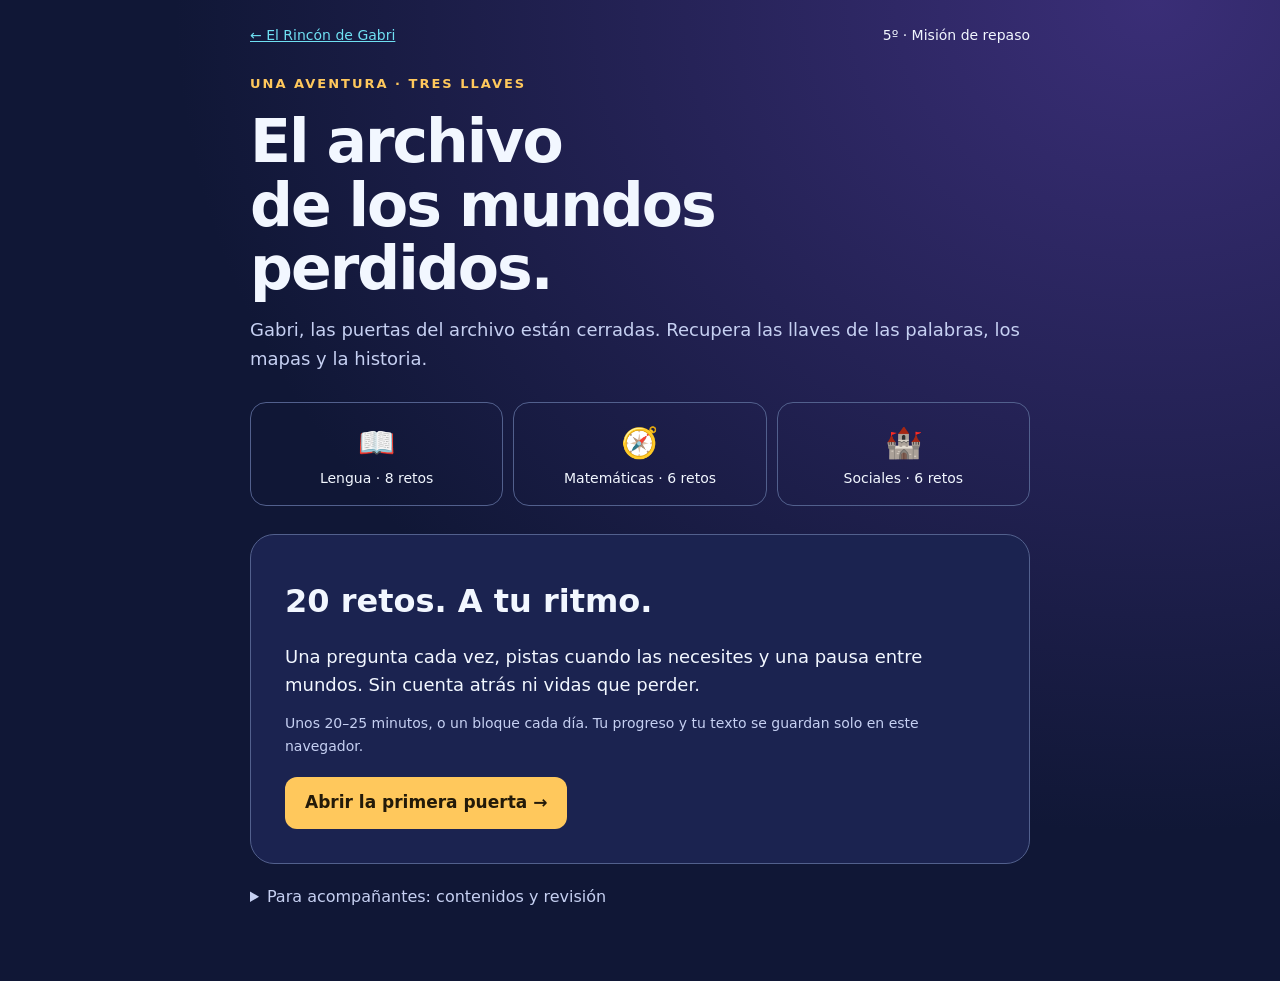
<file: mision-tres-llaves.html>
<!doctype html>
<html lang="es"><head><meta charset="utf-8"><meta name="viewport" content="width=device-width,initial-scale=1"><title>Las tres llaves · El Rincón de Gabri</title><meta name="description" content="Una misión de 20 retos de Lengua, Matemáticas y los visigodos para 5º de Primaria."><style>
:root{color-scheme:dark;--bg:#101736;--panel:#1b2350;--text:#f2f7ff;--muted:#c6d0f2;--gold:#ffc85c;--mint:#4adca5;--line:#52608d}*{box-sizing:border-box}body{margin:0;background:radial-gradient(ellipse at 90% 0,#3a2e77,transparent 60%),var(--bg);font:18px/1.6 system-ui,sans-serif;color:var(--text);min-height:100vh}main{max-width:820px;margin:auto;padding:24px 20px 60px}nav,.row{display:flex;justify-content:space-between;align-items:center;gap:12px;flex-wrap:wrap}a{color:#6fe0f2}nav{font-size:14px;margin-bottom:28px}h1{font-size:clamp(36px,7vw,60px);line-height:1.06;letter-spacing:-2px;margin:15px 0}h2{font-size:clamp(24px,4vw,32px);line-height:1.3;margin:12px 0 20px}p{margin:12px 0}.muted{color:var(--muted)}.eyebrow{font-size:13px;text-transform:uppercase;letter-spacing:2px;color:var(--gold);font-weight:800}.panel{background:var(--panel);border:1px solid var(--line);padding:clamp(20px,4vw,34px);border-radius:24px;margin:20px 0}.map{display:grid;grid-template-columns:repeat(3,1fr);gap:10px;margin:28px 0}.map>div{border:1px solid var(--line);border-radius:16px;padding:16px 10px;font-size:14px;text-align:center}.map b{display:block;font-size:30px}.map .active{border-color:var(--gold);background:#ffc85c16}button,.button{font:700 17px/1.4 system-ui;cursor:pointer;border-radius:12px;border:1px solid var(--line);padding:14px 20px;background:#263364;color:var(--text);min-height:48px;text-decoration:none;display:inline-block}button:hover,.button:hover{border-color:var(--gold)}button:focus-visible,a:focus-visible,input:focus-visible,textarea:focus-visible,summary:focus-visible{outline:3px solid var(--gold);outline-offset:4px}.primary{background:var(--gold);color:#231a09;border:0}.options{display:grid;gap:10px}.option{text-align:left;width:100%}.option[aria-pressed=true]{border:2px solid var(--gold);background:#45415b}.option:disabled{opacity:1;cursor:default}.correct{border-color:var(--mint)!important;background:#163e39!important}.wrong{border-color:#ff8fb1!important}.feedback{padding:18px;border-radius:14px;background:#101736;border-left:4px solid var(--mint);margin:20px 0}.context{background:#101736;padding:20px;border-radius:16px;margin:15px 0;white-space:pre-line}progress{width:100%;height:14px;accent-color:var(--mint)}.actions{display:flex;gap:12px;flex-wrap:wrap;margin-top:20px}details{font-size:16px;margin-top:18px;color:var(--muted)}summary{cursor:pointer}input[type=text],textarea{display:block;width:100%;padding:14px;background:#101736;border:1px solid var(--line);border-radius:12px;color:white;font:inherit;margin:10px 0}textarea{min-height:160px;resize:vertical}.check{display:block;margin:14px 0}input[type=checkbox]{width:20px;height:20px;vertical-align:middle;accent-color:var(--mint)}.small{font-size:14px}.badge{color:var(--gold);font-weight:800}.diagram{display:block;width:100%;max-width:340px;height:150px;margin:14px auto} [hidden]{display:none!important}@media(max-width:420px){main{padding:18px 12px}.map{gap:5px}.map>div{padding:12px 5px;font-size:12px}button{padding:13px 14px}}@media(prefers-reduced-motion:reduce){*{scroll-behavior:auto!important}}
</style></head><body><main><nav><a href="index.html">← El Rincón de Gabri</a><span>5º · Misión de repaso</span></nav><div id="app"></div><p id="storage" class="small muted" role="status"></p></main><script>
'use strict';
const Q=[
{area:0,tag:'Detective de historias',q:'¿Qué tipo de texto es este?',text:'Cuentan en un pueblo de la sierra que una dragona duerme bajo el monte. Cuando bosteza, la niebla cubre las casas. Los abuelos llevan generaciones contando esta historia para explicar la niebla.',a:['Una anécdota real','Una leyenda','Una noticia'],c:1,h:'Busca una tradición que mezcla un lugar real con elementos fantásticos.',e:'Es una leyenda: se transmite como tradición y mezcla elementos reales y fantásticos. Un cuento también narra una historia, pero no necesita presentarse como tradición de un lugar.'},
{area:0,tag:'Lo importante',q:'¿Cuál es la idea principal?',text:'Al llegar al bosque, Leo encontró basura junto al río. Llamó a sus amigos y juntos limpiaron la orilla. Después pusieron un cartel para recordar a los visitantes que cuidaran el lugar.',a:['Leo tiene muchos amigos.','Había un cartel en el bosque.','Un grupo colabora para cuidar el río.'],c:2,h:'Elige la idea que resume todo lo que ocurre, no solo un detalle.',e:'Limpiar juntos y animar a cuidar el río resume el texto completo.'},
{area:0,tag:'Palabras con nombre',q:'¿Cuál es el análisis correcto de «bibliotecas»?',a:['Común, concreto, individual, contable, femenino y plural.','Propio, concreto, colectivo, femenino y plural.','Común, abstracto, individual, masculino y singular.'],c:0,h:'¿Nombra algo que puedes percibir? ¿Una biblioteca nombra un grupo de bibliotecas?',e:'Bibliotecas es común, concreto, individual, contable, femenino y plural. Estar en plural no convierte un sustantivo en colectivo.'},
{area:0,tag:'Un nombre, un grupo',q:'¿Qué sustantivo es colectivo?',a:['Árboles','Bosque','Alegría'],c:1,h:'Un colectivo nombra un conjunto aunque esté en singular.',e:'Bosque es colectivo porque nombra un conjunto de árboles. Árboles es individual en plural; alegría es abstracto.'},
{area:0,tag:'Taller de puntuación',q:'¿Qué mensaje está escrito correctamente?',a:['el sábado, iremos a toledo llevaremos agua fruta y pan','El sábado iremos a Toledo. Llevaremos agua, fruta y pan.','El Sábado iremos a toledo. Llevaremos, agua fruta y pan.'],c:1,h:'Mayúscula al empezar y en nombres propios. Comas para separar elementos de una lista.',e:'Toledo es un nombre propio. Sábado se escribe con minúscula. El punto separa las oraciones y las comas ordenan la enumeración.'},
{area:0,tag:'Una palabra nueva',q:'En «La exploradora fue tenaz: lo intentó varias veces sin rendirse», ¿qué significa tenaz?',a:['Que se rinde enseguida','Que tiene mucho sueño','Que persevera para conseguir algo'],c:2,h:'El resto de la frase te da la pista.',e:'Tenaz significa que mantiene su esfuerzo. Es una palabra de práctica; no sustituye la lista de vocabulario de tu clase.'},
{area:0,tag:'¿Real o inventado?',q:'«Ayer, en el recreo, fui a chutar y se me salió la zapatilla. ¡Todos nos reímos!». Si cuentas algo que te ocurrió de verdad, es…',a:['Una anécdota','Una leyenda','Un cuento fantástico'],c:0,h:'Es un suceso breve, real y curioso de tu vida.',e:'Una anécdota cuenta un hecho real, breve y curioso. En esta clasificación escolar es un texto no literario; el cuento y la leyenda son literarios.'},
{area:0,tag:'Tu minihistoria',q:'Escribe una anécdota real en 3 o 4 frases.',type:'write',text:'Cuenta algo curioso que te haya pasado. Incluye dónde ocurrió, qué pasó y cómo terminó. Usa una enumeración, por ejemplo: «Llevaba agua, fruta y una gorra».',h:'Puedes empezar: «El otro día estaba en…». Tu texto se queda en este navegador.',e:'Esta actividad necesita revisión humana: no se califica automáticamente. Lee tu texto en voz alta y revísalo con un adulto.'},
{area:1,tag:'El tamaño de las cosas',q:'¿Qué pareja de medidas es razonable?',a:['Una jirafa: 5 cm; un clip: 1 kg.','Una jirafa: 5 km; un clip: 1 t.','Una jirafa: 5 m; un clip: 1 g.'],c:2,h:'Imagina ambos objetos delante de ti.',e:'Una jirafa puede medir unos 5 metros. Un clip pesa aproximadamente 1 gramo: usamos unidades adecuadas al tamaño o masa.'},
{area:1,tag:'Puente de centímetros',q:'El camino de bloques mide 350 cm. ¿Cuántos metros son?',type:'number',answer:3.5,unit:'m',h:'100 cm = 1 m. Para pasar de centímetros a metros, divide entre 100.',e:'350 ÷ 100 = 3,5 m. Puedes escribir decimales con coma o con punto.'},
{area:1,tag:'Ruta del explorador',q:'Has recorrido 2 km y otros 450 m. ¿Cuántos metros has recorrido en total?',type:'number',answer:2450,unit:'m',h:'Primero convierte los kilómetros: 1 km = 1.000 m.',e:'2 km = 2.000 m; 2.000 + 450 = 2.450 m.'},
{area:1,tag:'El mapa del tesoro',q:'A escala 1:5.000, un camino mide 3 cm en el mapa. ¿Cuántos metros mide en realidad?',type:'number',answer:150,unit:'m',graphic:'map',h:'Multiplica 3 × 5.000 para obtener centímetros reales. Después divide entre 100.',e:'3 × 5.000 = 15.000 cm. Al dividir entre 100, obtenemos 150 m. Recuerda: 15.000 cm no son 15 m.'},
{area:1,tag:'La muralla hexagonal',q:'Una muralla tiene forma de hexágono regular y un perímetro de 24 m. ¿Cuánto mide cada lado?',type:'number',answer:4,unit:'m',graphic:'hex',h:'Un hexágono regular tiene 6 lados iguales. Reparte el perímetro entre ellos.',e:'24 ÷ 6 = 4 m por lado. Para comprobarlo: 6 × 4 = 24 m.'},
{area:1,tag:'El giro de la puerta',q:'La puerta gira 90° y luego otros 40° en el mismo sentido. ¿Qué ángulo forma en total?',a:['50°, agudo','130°, obtuso','180°, llano'],c:1,h:'Suma los giros. Un ángulo obtuso mide más de 90° y menos de 180°.',e:'90° + 40° = 130°: obtuso. Agudo: menos de 90°; recto: 90°; llano: 180°.'},
{area:2,tag:'Viaje al pasado',q:'¿Qué ocurrió en el año 476 d. C.?',a:['Cayó el Imperio romano de Occidente; se sitúa ahí el inicio de la Edad Media.','Se libró la batalla de Guadalete.','Recaredo unificó la religión del reino.'],c:0,h:'Es el cambio de etapa histórica con el que empieza el tema.',e:'En 476 cayó el Imperio romano de Occidente. Esa fecha se usa para marcar el comienzo de la Edad Media.'},
{area:2,tag:'Un reino organizado',q:'¿Qué descripción del reino visigodo coincide con tu presentación?',a:['Capital en Roma y provincias gobernadas por cónsules.','Capital en Toledo; un rey y ducados dirigidos por duques.','Capital en Córdoba y gobierno sin rey.'],c:1,h:'Recuerda la ciudad principal y la relación ducado → duque.',e:'La capital era Toledo. El rey gobernaba el reino y los duques dirigían los ducados. La presentación del tema describe cinco ducados.'},
{area:2,tag:'Tres reyes, tres decisiones',q:'¿Qué combinación es correcta?',a:['Leovigildo: leyes; Recaredo: territorio; Recesvinto: religión.','Leovigildo: religión; Recaredo: leyes; Recesvinto: territorio.','Leovigildo: territorio; Recaredo: religión; Recesvinto: leyes.'],c:2,h:'Recuerda el orden: territorio → religión → leyes.',e:'Leovigildo impulsó la unidad territorial; Recaredo, la unidad religiosa; Recesvinto, un código de leyes común.'},
{area:2,tag:'La vida cotidiana',q:'¿Qué afirmación describe la sociedad visigoda?',a:['Era desigual; rey, nobles y obispos eran privilegiados, y predominaban agricultura y ganadería.','Todos tenían los mismos privilegios y vivían del gran comercio.','Los campesinos elegían al rey y no había artesanos.'],c:0,h:'Piensa en la pirámide social de la presentación.',e:'Era una sociedad jerarquizada. Campesinos, artesanos y comerciantes no eran privilegiados. El comercio era escaso y también se practicaba el trueque.'},
{area:2,tag:'¿Quién elige al rey?',q:'¿Qué significa «monarquía electiva» en el reino visigodo?',a:['El hijo mayor heredaba siempre.','Los nobles elegían al rey, lo que podía provocar disputas por el poder.','Toda la población votaba al rey.'],c:1,h:'Electiva significa que alguien elige. ¿Quién tenía ese poder?',e:'Los nobles elegían al monarca. El trono no pasaba automáticamente al hijo del rey y podían surgir enfrentamientos.'},
{area:2,tag:'La última puerta',q:'¿Qué ocurrió en 711 en la batalla de Guadalete?',a:['Los romanos fundaron Toledo.','Leovigildo derrotó a los suevos.','Un ejército musulmán derrotó al rey Rodrigo y comenzó el final del reino visigodo.'],c:2,h:'Relaciona 711 con Rodrigo y la llegada desde el norte de África.',e:'Tras cruzar el estrecho, los musulmanes derrotaron a Rodrigo en Guadalete. Después conquistaron gran parte de la península, que pasó a formar parte de al-Ándalus.'}
];
const areas=['Lengua','Matemáticas','Sociales'],icons=['📖','🧭','🏰'],key='gabri-tres-llaves-v1',app=document.getElementById('app');
let state={i:0,answers:[],draft:'',checks:[false,false,false],started:false},selected=null;
try{const s=JSON.parse(localStorage.getItem(key));if(s&&Number.isInteger(s.i)&&s.i>=0&&s.i<=20&&Array.isArray(s.answers)&&s.answers.length===s.i){state={...state,...s};}}catch{}
function save(){try{localStorage.setItem(key,JSON.stringify(state));}catch{document.getElementById('storage').textContent='No se puede guardar en este navegador. Puedes seguir jugando mientras esta página permanezca abierta.';}}
function el(id){return document.getElementById(id)}
function bind(id,fn){const e=el(id);if(e)e.onclick=fn;}
function focus(){const e=el('title');if(e)e.focus();}
function map(active){return '<div class="map">'+areas.map((s,i)=>'<div class="'+(active===i?'active':'')+'"><b>'+icons[i]+'</b>'+s+' · '+[8,6,6][i]+' retos</div>').join('')+'</div>';}
function home(){app.innerHTML='<div class="eyebrow">Una aventura · Tres llaves</div><h1>El archivo<br>de los mundos perdidos.</h1><p class="muted">Gabri, las puertas del archivo están cerradas. Recupera las llaves de las palabras, los mapas y la historia.</p>'+map(-1)+'<section class="panel"><h2>20 retos. A tu ritmo.</h2><p>Una pregunta cada vez, pistas cuando las necesites y una pausa entre mundos. Sin cuenta atrás ni vidas que perder.</p><p class="small muted">Unos 20–25 minutos, o un bloque cada día. Tu progreso y tu texto se guardan solo en este navegador.</p><div class="actions"><button class="primary" id="go">'+(state.i===20?'Ver resultado':state.started?'Continuar · reto '+(state.i+1):'Abrir la primera puerta →')+'</button>'+(state.started?'<button id="reset">Empezar de nuevo</button>':'')+'</div></section><details><summary>Para acompañantes: contenidos y revisión</summary><p>8 actividades de Lengua (incluida una escritura guiada), 6 de Matemáticas y 6 de Sociales. Basado en el aviso escolar, las fichas de medidas, perímetros y ángulos y la presentación «Los visigodos · Viaje al pasado».</p><p>19 respuestas tienen corrección automática. La anécdota se revisa con un adulto y no cuenta como acierto automático. El vocabulario «tenaz» es práctica complementaria.</p><p>En la ficha de escala hay una errata: 15.000 cm equivalen a 150 m, no a 15 m. Aquí se utiliza la equivalencia correcta.</p></details>';bind('go',()=>{state.started=true;save();render();});bind('reset',reset);}
function reset(){app.innerHTML='<section class="panel"><h2>¿Volver a empezar?</h2><p>Se borrarán las respuestas y el texto guardados de esta misión.</p><div class="actions"><button id="yes">Sí, empezar de cero</button><button class="primary" id="no">Conservar mi progreso</button></div></section>';bind('yes',()=>{state={i:0,answers:[],draft:'',checks:[false,false,false],started:false};save();home();});bind('no',home);}
function graphic(t){if(t==='map')return '<svg class="diagram" viewBox="0 0 340 150" role="img" aria-label="Camino de 3 centímetros en un mapa a escala uno a cinco mil"><path d="M40 85H290" stroke="#ffc85c" stroke-width="6" stroke-dasharray="10 6"/><circle cx="40" cy="85" r="10" fill="#4adca5"/><path d="M280 65h22v22h-22z" fill="#b98cff"/><text x="170" y="48" text-anchor="middle" fill="white" font-size="20">3 cm en el mapa</text><text x="170" y="130" text-anchor="middle" fill="#ffc85c" font-size="17">Escala 1:5.000</text></svg>';if(t==='hex')return '<svg class="diagram" viewBox="0 0 340 150" role="img" aria-label="Hexágono regular con seis lados iguales y perímetro de 24 metros"><path d="M130 15H210L250 75 210 135H130L90 75Z" fill="#ffc85c18" stroke="#ffc85c" stroke-width="4"/><text x="170" y="82" text-anchor="middle" fill="white" font-size="20">P = 24 m</text></svg>';return '';}
function render(){if(state.i===20){finish();return;}const q=Q[state.i];selected=null;app.innerHTML='<div class="row"><span class="eyebrow">'+icons[q.area]+' '+areas[q.area]+'</span><button id="pause">Pausar</button></div>'+map(q.area)+'<label for="progress" class="small">Reto '+(state.i+1)+' de 20 · '+q.tag+'</label><progress id="progress" max="20" value="'+state.i+'"></progress><section class="panel"><h2 id="title" tabindex="-1">'+q.q+'</h2>'+(q.text?'<p class="context">'+q.text+'</p>':'')+graphic(q.graphic)+(q.type==='write'?'<label for="response">Tu anécdota</label><textarea id="response" maxlength="1500" placeholder="El otro día…"></textarea><p class="small muted">Antes de terminar, comprueba:</p><label class="check"><input type="checkbox" id="c0"> He contado dónde ocurrió, qué pasó y el final.</label><label class="check"><input type="checkbox" id="c1"> He usado mayúsculas y puntos.</label><label class="check"><input type="checkbox" id="c2"> He incluido una lista con comas.</label>':q.type==='number'?'<label for="response">Tu respuesta en '+q.unit+' (solo el número)</label><input id="response" type="text" inputmode="decimal" autocomplete="off" placeholder="Escribe aquí">':'<div class="options">'+q.a.map((s,j)=>'<button class="option" data-choice="'+j+'" aria-pressed="false">'+s+'</button>').join('')+'</div>')+'<details><summary>💡 Necesito una pista</summary><p>'+q.h+'</p></details><div id="feedback" aria-live="polite"></div><div class="actions"><button class="primary" id="check">'+(q.type==='write'?'Guardar y revisar':'Comprobar')+'</button><button class="primary" id="next" hidden>Siguiente →</button></div></section>';bind('pause',home);if(q.type==='write'){el('response').value=state.draft;el('response').oninput=()=>{state.draft=el('response').value;save();};state.checks.forEach((v,j)=>{el('c'+j).checked=v;el('c'+j).onchange=()=>{state.checks[j]=el('c'+j).checked;save();};});}app.querySelectorAll('[data-choice]').forEach(b=>b.onclick=()=>{selected=Number(b.dataset.choice);app.querySelectorAll('[data-choice]').forEach(x=>x.setAttribute('aria-pressed',String(x===b)));});bind('check',check);focus();}
function numberValue(raw){let s=raw.trim().replace(/\s/g,'');if(!/^-?\d+(?:[.,]\d+)?$/.test(s))return NaN;return Number(s.replace(',','.'));}
function check(){const q=Q[state.i];let ok=null,value=null;if(q.type==='write'){value=el('response').value.trim();if(value.length<25||!state.checks.every(Boolean)){el('feedback').textContent='Escribe tu anécdota y revisa las tres casillas antes de continuar.';return;}}else if(q.type==='number'){value=numberValue(el('response').value);if(!Number.isFinite(value)){el('feedback').textContent='Escribe un número sin unidades. Usa coma o punto solo para decimales; por ejemplo: 3,5.';return;}ok=Math.abs(value-q.answer)<0.000001;}else{if(selected===null){el('feedback').textContent='Elige una respuesta antes de comprobar.';return;}value=selected;ok=selected===q.c;app.querySelectorAll('[data-choice]').forEach(b=>{b.disabled=true;const j=Number(b.dataset.choice);if(j===q.c)b.classList.add('correct');if(j===selected&&!ok)b.classList.add('wrong');});}el('check').hidden=true;el('next').hidden=false;el('feedback').className='feedback';el('feedback').textContent=(ok===null?'✍️ Texto guardado. ':ok?'✅ ¡Lo has conseguido! ':'🔎 Vamos a entenderlo. ')+q.e;if(el('response'))el('response').disabled=true;[0,1,2].forEach(j=>{if(el('c'+j))el('c'+j).disabled=true;});bind('next',()=>{state.answers.push({ok,value});state.i++;save();if(state.i===8||state.i===14)pauseBlock();else render();});el('next').focus();}
function pauseBlock(){const a=Q[state.i-1].area;app.innerHTML='<section class="panel"><div class="eyebrow">Llave recuperada</div><h1>'+icons[a]+' '+areas[a]+' completada.</h1><p>Has terminado este mundo. Puedes levantarte, beber agua y descansar un momento.</p><p class="muted">La siguiente puerta es '+areas[Q[state.i].area]+'. Tu progreso está guardado.</p><div class="actions"><button id="continue" class="primary">Seguir con el siguiente mundo →</button><button id="later">Continuar otro día</button></div></section>';bind('continue',render);bind('later',home);}
function finish(){const count=state.answers.filter(a=>a.ok===true).length,miss=Q.map((q,i)=>({q,i})).filter(x=>state.answers[x.i]?.ok===false);app.innerHTML='<div class="eyebrow">Las tres llaves reunidas</div><h1>¡Archivo abierto!</h1>'+map(-1)+'<section class="panel"><h2 id="title" tabindex="-1">20 retos completados</h2><p class="badge">'+count+' de 19 respuestas automáticas correctas</p><p class="muted">Y una anécdota escrita por ti, pendiente de revisar con un adulto.</p>'+areas.map((a,j)=>{const list=state.answers.filter((_,i)=>Q[i].area===j&&Q[i].type!=='write');return '<p>'+icons[j]+' '+a+': '+list.filter(s=>s.ok).length+'/'+list.length+(j===0?' + escritura':'')+'</p>';}).join('')+'<details><summary>Ver mi anécdota para revisarla juntos</summary><p id="story" class="context"></p><p>¿Se entiende lo que pasó? Comprueba las mayúsculas, los puntos y la enumeración con comas.</p></details></section><section class="panel"><h2>Lo que puedes afianzar</h2>'+(miss.length?miss.map(x=>'<details><summary>'+areas[x.q.area]+' · '+x.q.tag+'</summary><p>'+x.q.q+'</p><p>'+x.q.e+'</p></details>').join(''):'<p>¡Todas las respuestas automáticas correctas! Explica en voz alta cómo convertir centímetros en metros.</p>')+'<div class="actions"><a class="button primary" href="index.html">Volver al portal</a><button id="reset">Repetir la misión</button></div></section>';el('story').textContent=state.draft;bind('reset',reset);focus();}
home();
</script></body></html>
</file>
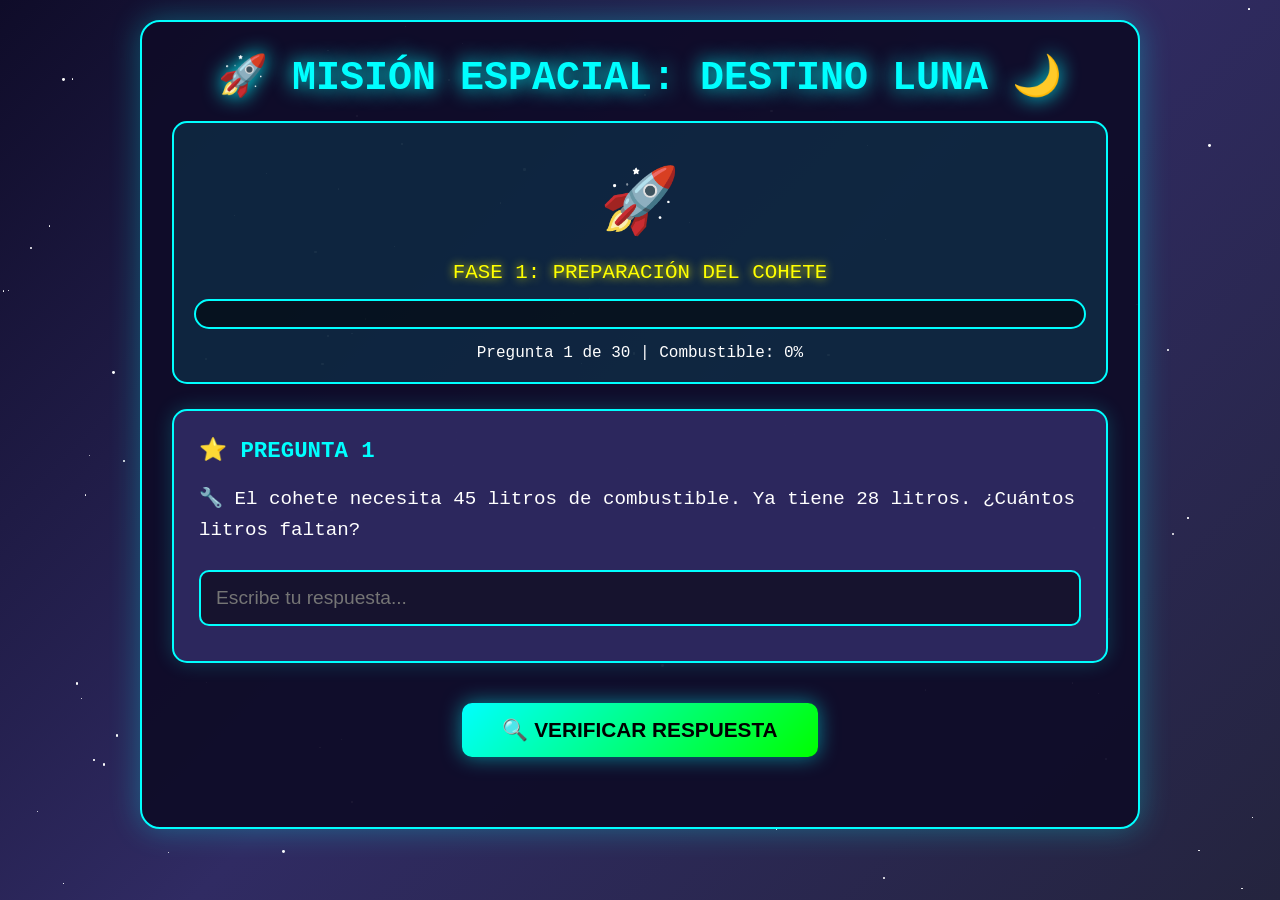
<file: mision_espacial_luna_final.html>
<!DOCTYPE html>
<html lang="es">
<head>
    <meta charset="UTF-8">
    <meta name="viewport" content="width=device-width, initial-scale=1.0">
    <title>🚀 Misión Espacial: Destino Luna</title>
    <style>
        * {
            margin: 0;
            padding: 0;
            box-sizing: border-box;
        }
        
        body {
            font-family: 'Courier New', monospace;
            background: linear-gradient(135deg, #0f0c29, #302b63, #24243e);
            color: white;
            padding: 20px;
            min-height: 100vh;
        }
        
        .stars {
            position: fixed;
            top: 0;
            left: 0;
            width: 100%;
            height: 100%;
            pointer-events: none;
            z-index: 0;
        }
        
        .star {
            position: absolute;
            background: white;
            border-radius: 50%;
            animation: twinkle 3s infinite;
        }
        
        @keyframes twinkle {
            0%, 100% { opacity: 0.3; }
            50% { opacity: 1; }
        }
        
        .container {
            max-width: 1000px;
            margin: 0 auto;
            background: rgba(15, 12, 41, 0.95);
            border-radius: 20px;
            padding: 30px;
            box-shadow: 0 0 30px rgba(0, 255, 255, 0.3);
            position: relative;
            z-index: 1;
            border: 2px solid #00ffff;
        }
        
        h1 {
            text-align: center;
            font-size: 2.5em;
            margin-bottom: 10px;
            text-shadow: 0 0 20px #00ffff;
            color: #00ffff;
        }
        
        .mission-status {
            text-align: center;
            padding: 20px;
            background: rgba(0, 255, 255, 0.1);
            border-radius: 15px;
            margin: 20px 0;
            border: 2px solid #00ffff;
        }
        
        .progress-bar {
            width: 100%;
            height: 30px;
            background: rgba(0, 0, 0, 0.5);
            border-radius: 15px;
            overflow: hidden;
            margin: 15px 0;
            border: 2px solid #00ffff;
        }
        
        .progress-fill {
            height: 100%;
            background: linear-gradient(90deg, #00ffff, #00ff00);
            width: 0%;
            transition: width 0.5s ease;
            box-shadow: 0 0 20px #00ffff;
        }
        
        .rocket-display {
            text-align: center;
            font-size: 4em;
            margin: 20px 0;
            animation: float 3s ease-in-out infinite;
        }
        
        @keyframes float {
            0%, 100% { transform: translateY(0px); }
            50% { transform: translateY(-20px); }
        }
        
        .phase-indicator {
            text-align: center;
            font-size: 1.3em;
            color: #ffff00;
            margin: 15px 0;
            text-shadow: 0 0 10px #ffff00;
        }
        
        .question-card {
            background: rgba(48, 43, 99, 0.9);
            padding: 25px;
            margin: 25px 0;
            border-radius: 15px;
            border: 2px solid #00ffff;
            box-shadow: 0 0 20px rgba(0, 255, 255, 0.2);
        }
        
        .question-card h3 {
            color: #00ffff;
            margin-bottom: 20px;
            font-size: 1.4em;
        }
        
        .question-text {
            font-size: 1.2em;
            margin: 15px 0;
            line-height: 1.6;
        }
        
        .options {
            margin: 20px 0;
        }
        
        .option {
            display: block;
            padding: 15px;
            margin: 10px 0;
            background: rgba(0, 0, 0, 0.4);
            border: 2px solid #00ffff;
            border-radius: 10px;
            cursor: pointer;
            transition: all 0.3s;
        }
        
        .option:hover {
            background: rgba(0, 255, 255, 0.2);
            transform: translateX(10px);
            box-shadow: 0 0 15px #00ffff;
        }
        
        .option input {
            margin-right: 10px;
        }
        
        .matching-container {
            display: grid;
            grid-template-columns: 1fr 1fr;
            gap: 30px;
            margin: 20px 0;
        }
        
        .matching-column h4 {
            color: #ffff00;
            margin-bottom: 15px;
            text-align: center;
        }
        
        .match-item {
            padding: 15px;
            margin: 10px 0;
            background: rgba(0, 0, 0, 0.4);
            border: 2px solid #00ffff;
            border-radius: 10px;
            text-align: center;
            cursor: pointer;
            transition: all 0.3s;
        }
        
        .match-item:hover {
            background: rgba(0, 255, 255, 0.3);
            transform: scale(1.05);
        }
        
        .match-item.selected {
            background: rgba(255, 255, 0, 0.3);
            border-color: #ffff00;
            box-shadow: 0 0 15px #ffff00;
        }
        
        .match-item.matched {
            background: rgba(0, 255, 0, 0.2);
            border-color: #00ff00;
            opacity: 0.7;
        }
                
        .input-answer {
            width: 100%;
            padding: 15px;
            font-size: 1.2em;
            background: rgba(0, 0, 0, 0.5);
            border: 2px solid #00ffff;
            border-radius: 10px;
            color: white;
            margin: 10px 0;
        }
        
        .btn {
            background: linear-gradient(135deg, #00ffff, #00ff00);
            color: black;
            border: none;
            padding: 15px 40px;
            font-size: 1.3em;
            font-weight: bold;
            border-radius: 10px;
            cursor: pointer;
            margin: 10px;
            transition: all 0.3s;
            box-shadow: 0 0 20px rgba(0, 255, 255, 0.5);
        }
        
        .btn:hover {
            transform: scale(1.1);
            box-shadow: 0 0 30px rgba(0, 255, 255, 0.8);
        }
        
        .btn:disabled {
            background: gray;
            cursor: not-allowed;
            opacity: 0.5;
        }
        
        .feedback {
            padding: 20px;
            margin: 20px 0;
            border-radius: 10px;
            font-size: 1.2em;
            text-align: center;
            display: none;
        }
        
        .feedback.correct {
            background: rgba(0, 255, 0, 0.3);
            border: 2px solid #00ff00;
            box-shadow: 0 0 20px #00ff00;
        }
        
        .feedback.incorrect {
            background: rgba(255, 0, 0, 0.3);
            border: 2px solid #ff0000;
            box-shadow: 0 0 20px #ff0000;
        }
        
        .final-screen {
            text-align: center;
            padding: 40px;
            display: none;
        }
        
        .final-screen h2 {
            font-size: 3em;
            color: #00ff00;
            margin: 20px 0;
            text-shadow: 0 0 30px #00ff00;
        }
        
        .final-emoji {
            font-size: 6em;
            margin: 20px 0;
            animation: bounce 1s infinite;
        }
        
        @keyframes bounce {
            0%, 100% { transform: translateY(0); }
            50% { transform: translateY(-30px); }
        }
        
        .controls {
            text-align: center;
            margin: 30px 0;
        }
        
        .score-display {
            font-size: 1.3em;
            color: #00ff00;
            margin: 15px 0;
        }
    </style>
</head>
<body>
    <div class="stars" id="stars"></div>
    
    <div class="container">
        <h1>🚀 MISIÓN ESPACIAL: DESTINO LUNA 🌙</h1>
        
        <div class="mission-status">
            <div class="rocket-display" id="rocketDisplay">🚀</div>
            <div class="phase-indicator" id="phaseText">FASE 1: PREPARACIÓN DEL COHETE</div>
            <div class="progress-bar">
                <div class="progress-fill" id="progressBar"></div>
            </div>
            <p id="progressText">Pregunta 1 de 30 | Combustible: 0%</p>
        </div>
        
        <div id="questionsContainer"></div>
        
        <div class="controls">
            <button class="btn" id="checkBtn">🔍 VERIFICAR RESPUESTA</button>
            <button class="btn" id="nextBtn" style="display:none;">➡️ SIGUIENTE</button>
        </div>
        
        <div class="feedback" id="feedback"></div>
        
        <div class="final-screen" id="finalScreen">
            <div class="final-emoji">🌙👨‍🚀🎉</div>
            <h2>¡MISIÓN CUMPLIDA!</h2>
            <p id="finalMessage" style="font-size: 1.5em; margin: 20px 0;"></p>
            <p id="finalScore" style="font-size: 2.5em; color: #00ff00;"></p>
            <div class="score-display" id="scoreBreakdown"></div>
            <button class="btn" onclick="location.reload()">🔄 NUEVA MISIÓN</button>
        </div>
    </div>
    
    <script>
        // Crear estrellas
        const starsContainer = document.getElementById('stars');
        for (let i = 0; i < 100; i++) {
            const star = document.createElement('div');
            star.className = 'star';
            star.style.width = Math.random() * 3 + 'px';
            star.style.height = star.style.width;
            star.style.left = Math.random() * 100 + '%';
            star.style.top = Math.random() * 100 + '%';
            star.style.animationDelay = Math.random() * 3 + 's';
            starsContainer.appendChild(star);
        }
        
        let currentQuestion = 0;
        let score = 0;
        let matchingPairs = {};
        
        const questions = [
            // FASE 1: PREPARACIÓN (10 preguntas)
            {
                phase: 1,
                question: "🔧 El cohete necesita 45 litros de combustible. Ya tiene 28 litros. ¿Cuántos litros faltan?",
                type: "input",
                correct: "17"
            },
            {
                phase: 1,
                question: "👨‍🚀 Si cada astronauta necesita 3 trajes espaciales y hay 4 astronautas, ¿cuántos trajes se necesitan?",
                type: "multiple",
                options: ["10 trajes", "12 trajes", "15 trajes", "16 trajes"],
                correct: 1
            },
            {
                phase: 1,
                question: "⚖️ El cohete pesa 1.500 kg y la cápsula pesa 850 kg. ¿Cuánto pesan juntos?",
                type: "multiple",
                options: ["2.250 kg", "2.350 kg", "2.450 kg", "2.550 kg"],
                correct: 1
            },
            {
                phase: 1,
                question: "🧮 Completa: 6 × 8 = __",
                type: "input",
                correct: "48"
            },
            {
                phase: 1,
                question: "⏰ Si el despegue es a las 14:30 y faltan 2 horas y 45 minutos, ¿qué hora es ahora?",
                type: "multiple",
                options: ["11:30", "11:45", "12:15", "12:45"],
                correct: 1
            },
            {
                phase: 1,
                question: "➗ ¿Cuánto es 72 ÷ 9?",
                type: "input",
                correct: "8"
            },
            {
                phase: 1,
                question: "🔢 Conecta cada multiplicación con su resultado:",
                type: "matching",
                pairs: [
                    {left: "5 × 7", right: "35"},
                    {left: "8 × 6", right: "48"},
                    {left: "9 × 4", right: "36"}
                ]
            },
            {
                phase: 1,
                question: "🚀 El cohete viaja a 450 km/h. ¿Cuántos kilómetros recorre en 3 horas?",
                type: "input",
                correct: "1350"
            },
            {
                phase: 1,
                question: "✖️ ¿Cuál es el doble de 125?",
                type: "multiple",
                options: ["225", "235", "245", "250"],
                correct: 3
            },
            {
                phase: 1,
                question: "🔢 Si 3 astronautas tardan 6 días en preparar el cohete, ¿cuántos días tardan 6 astronautas?",
                type: "multiple",
                options: ["2 días", "3 días", "4 días", "12 días"],
                correct: 1
            },
            
            // FASE 2: NÚMEROS ROMANOS (8 preguntas)
            {
                phase: 2,
                question: "🏛️ ¿Cómo se escribe 15 en números romanos?",
                type: "multiple",
                options: ["XIV", "XV", "XVI", "XVII"],
                correct: 1
            },
            {
                phase: 2,
                question: "🔢 Conecta cada número romano con su valor:",
                type: "matching",
                pairs: [
                    {left: "XXX", right: "30"},
                    {left: "L", right: "50"},
                    {left: "C", right: "100"}
                ]
            },
            {
                phase: 2,
                question: "❓ ¿Qué número representa XL?",
                type: "input",
                correct: "40"
            },
            {
                phase: 2,
                question: "🏛️ ¿Cómo se escribe 90 en números romanos?",
                type: "multiple",
                options: ["LXXXX", "XC", "LXXX", "IC"],
                correct: 1
            },
            {
                phase: 2,
                question: "🔢 ¿Cuál es el valor de XXVII?",
                type: "input",
                correct: "27"
            },
            {
                phase: 2,
                question: "📊 Conecta estos números romanos con sus valores:",
                type: "matching",
                pairs: [
                    {left: "XIX", right: "19"},
                    {left: "XXIV", right: "24"},
                    {left: "XXXV", right: "35"}
                ]
            },
            {
                phase: 2,
                question: "🏛️ ¿Cómo se escribe 49 en números romanos?",
                type: "multiple",
                options: ["XLIV", "XLIX", "IL", "XXXXIX"],
                correct: 1
            },
            {
                phase: 2,
                question: "🔢 ¿Qué número representa CD?",
                type: "multiple",
                options: ["100", "400", "500", "600"],
                correct: 1
            },
            
            // FASE 3: DESPEGUE (7 preguntas)
            {
                phase: 3,
                question: "🌍 La órbita está a 408 km de altura. ¿Cuántos metros son?",
                type: "multiple",
                options: ["40.800 m", "408.000 m", "4.080 m", "4.080.000 m"],
                correct: 1
            },
            {
                phase: 3,
                question: "🔄 Si una vuelta a la Tierra tarda 90 minutos, ¿cuánto tardan 12 vueltas?",
                type: "input",
                correct: "1080"
            },
            {
                phase: 3,
                question: "➗ ¿Cuánto es 144 ÷ 12?",
                type: "input",
                correct: "12"
            },
            {
                phase: 3,
                question: "📊 Conecta cada fracción con su porcentaje:",
                type: "matching",
                pairs: [
                    {left: "1/2", right: "50%"},
                    {left: "1/4", right: "25%"},
                    {left: "3/4", right: "75%"}
                ]
            },
            {
                phase: 3,
                question: "➗ ¿Cuál es la mitad de 380?",
                type: "multiple",
                options: ["180", "185", "190", "195"],
                correct: 2
            },
            {
                phase: 3,
                question: "⛽ Si el cohete consume 15 litros por minuto, ¿cuánto consume en 20 minutos?",
                type: "input",
                correct: "300"
            },
            {
                phase: 3,
                question: "✖️ ¿Cuánto es 25 × 16?",
                type: "multiple",
                options: ["380", "390", "400", "410"],
                correct: 2
            },
            
            // FASE 4: VIAJE A LA LUNA - Ciencias (5 preguntas)
            {
                phase: 4,
                question: "🌍 ¿Cuál es la forma más exacta de representar la Tierra?",
                type: "multiple",
                options: ["Mapa plano", "Globo terráqueo", "Fotografía", "Dibujo"],
                correct: 1
            },
            {
                phase: 4,
                question: "🧭 Conecta cada instrumento con su uso:",
                type: "matching",
                pairs: [
                    {left: "Astrolabio", right: "Medir Sol"},
                    {left: "Brújula", right: "Mantener rumbo"},
                    {left: "GPS", right: "Ubicación actual"}
                ]
            },
            {
                phase: 4,
                question: "🌱 Selecciona los 3 motivos de vida en la Tierra:",
                type: "checkbox",
                options: [
                    "Distancia del Sol",
                    "Muchos satélites",
                    "Capa de aire",
                    "Tiene agua",
                    "Planeta más grande"
                ],
                correct: [0, 2, 3]
            },
            {
                phase: 4,
                question: "⭐ ¿Qué estrella guiaba a los navegantes de noche?",
                type: "multiple",
                options: ["El Sol", "Estrella Polar", "Júpiter", "La Luna"],
                correct: 1
            },
            {
                phase: 4,
                question: "🇪🇸 Conecta cada punto cardinal con su límite:",
                type: "matching",
                pairs: [
                    {left: "Norte", right: "Francia"},
                    {left: "Oeste", right: "Portugal"},
                    {left: "Este", right: "Baleares"}
                ]
            }
        ];
        
        const rocketPhases = {1: "🚀", 2: "🛸", 3: "🌍🚀", 4: "🌙🚀"};
        const phaseNames = {
            1: "FASE 1: PREPARACIÓN DEL COHETE",
            2: "FASE 2: NÚMEROS ROMANOS GALÁCTICOS",
            3: "FASE 3: DESPEGUE Y ÓRBITA",
            4: "FASE 4: VIAJE A LA LUNA"
        };
        
        function loadQuestion() {
            const q = questions[currentQuestion];
            const container = document.getElementById('questionsContainer');
            
            document.getElementById('rocketDisplay').textContent = rocketPhases[q.phase];
            document.getElementById('phaseText').textContent = phaseNames[q.phase];
            
            const progress = ((currentQuestion) / questions.length) * 100;
            document.getElementById('progressBar').style.width = progress + '%';
            document.getElementById('progressText').textContent = 
                `Pregunta ${currentQuestion + 1} de ${questions.length} | Combustible: ${Math.round(progress)}%`;
            
            let html = `<div class="question-card">
                <h3>⭐ PREGUNTA ${currentQuestion + 1}</h3>
                <p class="question-text">${q.question}</p>`;
            
            matchingPairs = {};
            
            if (q.type === 'multiple') {
                html += '<div class="options">';
                q.options.forEach((opt, i) => {
                    html += `<label class="option">
                        <input type="radio" name="answer" value="${i}">
                        ${opt}
                    </label>`;
                });
                html += '</div>';
            } else if (q.type === 'checkbox') {
                html += '<div class="options">';
                q.options.forEach((opt, i) => {
                    html += `<label class="option">
                        <input type="checkbox" name="answer" value="${i}">
                        ${opt}
                    </label>`;
                });
                html += '</div>';
            } else if (q.type === 'input') {
                html += '<input type="text" class="input-answer" id="userInput" placeholder="Escribe tu respuesta...">';
            } else if (q.type === 'matching') {
                html += '<p style="color: #ffff00; margin: 15px 0;">Haz clic en la izquierda, luego en su pareja:</p>';
                html += '<div class="matching-container">';
                html += '<div class="matching-column"><h4>Conecta:</h4>';
                q.pairs.forEach((pair, i) => {
                    html += `<div class="match-item" data-type="left" data-index="${i}">${pair.left}</div>`;
                });
                html += '</div><div class="matching-column"><h4>Con:</h4>';
                const shuffled = [...q.pairs].sort(() => Math.random() - 0.5);
                shuffled.forEach((pair) => {
                    html += `<div class="match-item" data-type="right" data-value="${pair.right}">${pair.right}</div>`;
                });
                html += '</div></div>';
            }
            
            html += '</div>';
            container.innerHTML = html;
            
            if (q.type === 'matching') {
                initMatching();
            }
            
            document.getElementById('feedback').style.display = 'none';
            document.getElementById('checkBtn').style.display = 'inline-block';
            document.getElementById('nextBtn').style.display = 'none';
        }
        
        let selectedLeft = null;
        
        function initMatching() {
            const items = document.querySelectorAll('.match-item');
            
            items.forEach(item => {
                item.addEventListener('click', function() {
                    if (this.classList.contains('matched')) return;
                    
                    const type = this.dataset.type;
                    const index = this.dataset.index;
                    
                    if (type === 'left') {
                        items.forEach(i => {
                            if (i.dataset.type === 'left') i.classList.remove('selected');
                        });
                        this.classList.add('selected');
                        selectedLeft = index;
                    } else if (type === 'right' && selectedLeft !== null) {
                        matchingPairs[selectedLeft] = this.dataset.value;
                        this.classList.add('matched');
                        items.forEach(i => {
                            if (i.dataset.type === 'left' && i.dataset.index === selectedLeft) {
                                i.classList.add('matched');
                            }
                        });
                        selectedLeft = null;
                    }
                });
            });
        }
        
        document.getElementById('checkBtn').addEventListener('click', function() {
            const q = questions[currentQuestion];
            const feedback = document.getElementById('feedback');
            let isCorrect = false;
            
            if (q.type === 'multiple') {
                const selected = document.querySelector('input[name="answer"]:checked');
                if (!selected) {
                    alert('⚠️ Selecciona una respuesta');
                    return;
                }
                isCorrect = parseInt(selected.value) === q.correct;
            } else if (q.type === 'checkbox') {
                const checkboxes = document.querySelectorAll('input[name="answer"]:checked');
                const selectedIndices = Array.from(checkboxes).map(cb => parseInt(cb.value)).sort((a,b) => a-b);
                isCorrect = JSON.stringify(selectedIndices) === JSON.stringify(q.correct);
            } else if (q.type === 'input') {
                const userInput = document.getElementById('userInput').value.trim();
                if (!userInput) {
                    alert('⚠️ Escribe una respuesta');
                    return;
                }
                isCorrect = userInput === q.correct;
            } else if (q.type === 'matching') {
                if (Object.keys(matchingPairs).length !== q.pairs.length) {
                    alert('⚠️ Conecta todas las parejas');
                    return;
                }
                isCorrect = true;
                q.pairs.forEach((pair, i) => {
                    if (matchingPairs[i] !== pair.right) {
                        isCorrect = false;
                    }
                });
            }
            
            if (isCorrect) {
                score++;
                feedback.textContent = '🎉 ¡CORRECTO! ¡Excelente trabajo, astronauta!';
                feedback.className = 'feedback correct';
            } else {
                feedback.textContent = '❌ Incorrecto. ¡Sigue intentándolo!';
                feedback.className = 'feedback incorrect';
            }
            
            feedback.style.display = 'block';
            document.getElementById('checkBtn').style.display = 'none';
            document.getElementById('nextBtn').style.display = 'inline-block';
        });
        
        document.getElementById('nextBtn').addEventListener('click', function() {
            currentQuestion++;
            
            if (currentQuestion < questions.length) {
                loadQuestion();
            } else {
                showFinalScreen();
            }
        });
        
        function showFinalScreen() {
            document.querySelector('.mission-status').style.display = 'none';
            document.getElementById('questionsContainer').style.display = 'none';
            document.querySelector('.controls').style.display = 'none';
            document.getElementById('feedback').style.display = 'none';
            
            const finalScreen = document.getElementById('finalScreen');
            const percentage = (score / questions.length) * 100;
            
            let message = '';
            if (percentage === 100) {
                message = '🏆 ¡PERFECTO! ¡Eres un ASTRONAUTA LEGENDARIO!';
            } else if (percentage >= 90) {
                message = '🌟 ¡EXCELENTE! ¡Astronauta de Elite!';
            } else if (percentage >= 80) {
                message = '⭐ ¡MUY BIEN! ¡Gran Astronauta!';
            } else if (percentage >= 70) {
                message = '👍 ¡BIEN HECHO! ¡Buen Astronauta!';
            } else if (percentage >= 60) {
                message = '🚀 ¡LO LOGRASTE! ¡Astronauta en Entrenamiento!';
            } else {
                message = '💪 ¡Sigue practicando! ¡Serás un gran astronauta!';
            }
            
            document.getElementById('finalMessage').textContent = message;
            document.getElementById('finalScore').textContent = `${score} / ${questions.length} CORRECTAS`;
            document.getElementById('scoreBreakdown').textContent = `Porcentaje: ${percentage.toFixed(1)}%`;
            
            finalScreen.style.display = 'block';
        }
        
        // INICIAR JUEGO
        loadQuestion();
    </script>
</body>
</html>
</file>
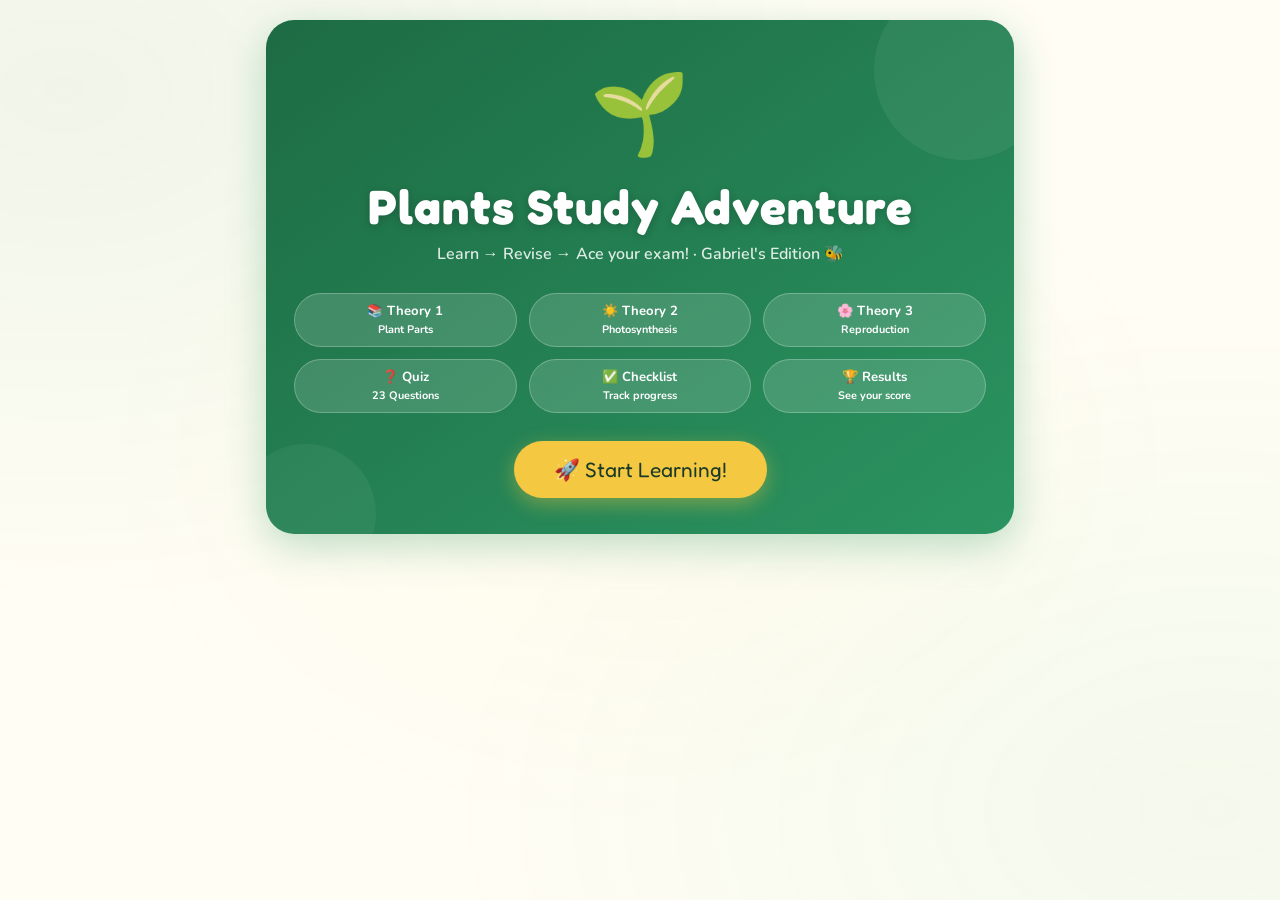
<file: plants-study-gabriel.html>
<!DOCTYPE html>
<html lang="en">
<head>
<meta charset="UTF-8">
<meta name="viewport" content="width=device-width, initial-scale=1.0">
<title>🌿 Plants – Gabriel's Study Adventure</title>
<link href="https://fonts.googleapis.com/css2?family=Fredoka+One&family=Nunito:wght@400;600;700;900&display=swap" rel="stylesheet">
<style>
:root {
  --green: #2a9460;
  --green2: #3dbf7d;
  --green-pale: #eaf7f0;
  --yellow: #f5c842;
  --orange: #f28c38;
  --red: #e05252;
  --blue: #3a8fd9;
  --cream: #fffdf4;
  --dark: #1a3a28;
  --muted: #6b8f7a;
  --border: #c8e8d4;
}
*{box-sizing:border-box;margin:0;padding:0}
html{scroll-behavior:smooth}
body{
  font-family:'Nunito',sans-serif;
  background:var(--cream);
  color:var(--dark);
  min-height:100vh;
  overflow-x:hidden;
}
body::before{
  content:'';
  position:fixed;inset:0;
  background:
    radial-gradient(ellipse at 5% 10%,rgba(42,148,96,.07) 0%,transparent 45%),
    radial-gradient(ellipse at 95% 90%,rgba(61,191,125,.06) 0%,transparent 45%),
    radial-gradient(ellipse at 50% 50%,rgba(245,200,66,.04) 0%,transparent 60%);
  pointer-events:none;z-index:0;
}

/* ====== SCREENS ====== */
.screen{
  display:none;position:relative;z-index:1;
  max-width:780px;margin:0 auto;padding:20px 16px 60px;
  animation:fadeUp .4s ease;
}
.screen.active{display:block}
@keyframes fadeUp{
  from{opacity:0;transform:translateY(18px)}
  to{opacity:1;transform:translateY(0)}
}

/* ====== WELCOME ====== */
.welcome-card{
  background:linear-gradient(145deg,#1d6b44,#2a9460);
  border-radius:28px;
  padding:40px 28px 36px;
  text-align:center;
  box-shadow:0 12px 40px rgba(42,148,96,.3);
  position:relative;overflow:hidden;
}
.welcome-card::before{
  content:'';
  position:absolute;top:-40px;right:-40px;
  width:180px;height:180px;
  background:rgba(255,255,255,.06);
  border-radius:50%;
}
.welcome-card::after{
  content:'';
  position:absolute;bottom:-50px;left:-30px;
  width:140px;height:140px;
  background:rgba(255,255,255,.05);
  border-radius:50%;
}
.plant-anim{
  font-size:5rem;
  display:block;
  animation:grow 2s ease infinite alternate;
  margin-bottom:8px;
}
@keyframes grow{
  from{transform:scale(1) rotate(-3deg)}
  to{transform:scale(1.08) rotate(3deg)}
}
.welcome-card h1{
  font-family:'Fredoka One',cursive;
  font-size:clamp(2rem,6vw,3rem);
  color:#fff;letter-spacing:1px;
  text-shadow:0 2px 10px rgba(0,0,0,.2);
}
.welcome-card .subtitle{
  color:rgba(255,255,255,.85);
  font-size:1rem;font-weight:600;
  margin:8px 0 28px;
}
.modules-grid{
  display:grid;grid-template-columns:repeat(3,1fr);
  gap:12px;margin-bottom:28px;
}
.module-pill{
  background:rgba(255,255,255,.15);
  border:1px solid rgba(255,255,255,.25);
  border-radius:50px;
  padding:8px 6px;
  color:#fff;font-size:.82rem;font-weight:700;
  text-align:center;
}
.btn-main{
  background:var(--yellow);
  color:#1a3a28;
  border:none;border-radius:50px;
  padding:16px 40px;
  font-family:'Fredoka One',cursive;
  font-size:1.3rem;
  cursor:pointer;
  box-shadow:0 6px 20px rgba(245,200,66,.4);
  transition:all .2s;
  display:inline-block;
}
.btn-main:hover{transform:translateY(-2px);box-shadow:0 8px 24px rgba(245,200,66,.5)}

/* ====== STEP INDICATOR ====== */
.step-indicator{
  display:flex;align-items:center;justify-content:center;
  gap:6px;margin-bottom:24px;
}
.step-dot{
  width:12px;height:12px;border-radius:50%;
  background:#d0ead8;
  transition:all .3s;
}
.step-dot.done{background:var(--green)}
.step-dot.active{
  background:var(--yellow);
  width:28px;border-radius:10px;
}
.step-label{
  text-align:center;
  font-size:.8rem;font-weight:700;
  color:var(--muted);
  margin-bottom:6px;letter-spacing:.5px;text-transform:uppercase;
}

/* ====== THEORY SECTIONS ====== */
.theory-header{
  background:linear-gradient(135deg,var(--green),#1d6b44);
  border-radius:22px;
  padding:28px 24px 22px;
  text-align:center;
  margin-bottom:24px;
  box-shadow:0 6px 24px rgba(42,148,96,.2);
}
.theory-header .section-emoji{font-size:3.5rem;display:block;margin-bottom:8px}
.theory-header h2{
  font-family:'Fredoka One',cursive;
  color:#fff;font-size:1.9rem;
  text-shadow:0 2px 8px rgba(0,0,0,.15);
}
.theory-header p{color:rgba(255,255,255,.85);font-size:.95rem;font-weight:600;margin-top:4px}

.theory-intro{
  background:#fff;border:2px solid var(--border);
  border-radius:18px;padding:20px 22px;
  margin-bottom:20px;font-size:1rem;
  line-height:1.65;color:var(--dark);
  box-shadow:0 2px 12px rgba(42,148,96,.07);
}
.theory-intro strong{color:var(--green)}

/* === FLIP CARDS === */
.cards-grid{
  display:grid;
  grid-template-columns:repeat(auto-fill,minmax(210px,1fr));
  gap:14px;
  margin-bottom:22px;
}
.flip-card{
  perspective:800px;
  height:160px;cursor:pointer;
}
.flip-inner{
  width:100%;height:100%;
  transition:transform .5s cubic-bezier(.4,0,.2,1);
  transform-style:preserve-3d;
  position:relative;
}
.flip-card.flipped .flip-inner{transform:rotateY(180deg)}
.flip-front,.flip-back{
  position:absolute;inset:0;
  border-radius:18px;
  backface-visibility:hidden;
  display:flex;align-items:center;justify-content:center;
  flex-direction:column;gap:8px;
  padding:16px;
}
.flip-front{
  background:#fff;
  border:2px solid var(--border);
  box-shadow:0 3px 12px rgba(42,148,96,.1);
}
.flip-front .card-emoji{font-size:2.4rem}
.flip-front .card-title{
  font-family:'Fredoka One',cursive;
  font-size:1rem;color:var(--green);text-align:center;
}
.flip-front .tap-hint{
  font-size:.7rem;color:var(--muted);font-weight:600;
}
.flip-back{
  background:linear-gradient(135deg,var(--green-pale),#d4f0e3);
  border:2px solid var(--green);
  transform:rotateY(180deg);
  box-shadow:0 3px 12px rgba(42,148,96,.15);
}
.flip-back .fact-text{
  font-size:.88rem;font-weight:700;
  color:var(--dark);text-align:center;line-height:1.4;
}
.flip-back .fact-emoji{font-size:1.6rem}

/* === CHECKLIST === */
.checklist{
  background:#fff;border:2px solid var(--border);
  border-radius:18px;padding:20px 22px;
  margin-bottom:22px;
  box-shadow:0 2px 12px rgba(42,148,96,.07);
}
.checklist h3{
  font-family:'Fredoka One',cursive;
  color:var(--green);font-size:1.1rem;
  margin-bottom:14px;display:flex;align-items:center;gap:8px;
}
.check-item{
  display:flex;align-items:flex-start;gap:10px;
  padding:8px 0;
  border-bottom:1px dashed #e0f0e8;
  cursor:pointer;
  transition:background .2s;
  border-radius:8px;
}
.check-item:last-child{border-bottom:none}
.check-item .box{
  width:22px;height:22px;border-radius:6px;
  border:2px solid var(--green);
  flex-shrink:0;
  display:flex;align-items:center;justify-content:center;
  transition:all .2s;margin-top:1px;
}
.check-item.checked .box{background:var(--green);border-color:var(--green)}
.check-item.checked .box::after{content:'✓';color:#fff;font-size:.85rem;font-weight:900}
.check-item .check-text{font-size:.92rem;font-weight:600;color:var(--dark);line-height:1.4}
.check-item.checked .check-text{color:var(--muted);text-decoration:line-through}

/* === VISUAL DIAGRAM === */
.diagram-box{
  background:#fff;border:2px solid var(--border);
  border-radius:18px;padding:22px;
  margin-bottom:22px;text-align:center;
  box-shadow:0 2px 12px rgba(42,148,96,.07);
}
.diagram-box h3{
  font-family:'Fredoka One',cursive;
  color:var(--green);font-size:1.1rem;
  margin-bottom:16px;
}
.plant-diagram{
  display:inline-flex;flex-direction:column;align-items:center;
  gap:0;position:relative;
}
.plant-part-row{
  display:flex;align-items:center;gap:10px;
  width:100%;justify-content:center;
  padding:6px 0;
}
.part-label{
  font-size:.8rem;font-weight:700;
  background:var(--green-pale);
  border:1px solid var(--green2);
  border-radius:50px;
  padding:4px 12px;color:var(--green);
  min-width:80px;text-align:center;
}
.part-desc{
  font-size:.78rem;font-weight:600;color:var(--muted);
  max-width:160px;text-align:left;
}

/* === PHOTOSYNTHESIS VISUAL === */
.photo-equation{
  display:flex;align-items:center;
  justify-content:center;
  flex-wrap:wrap;gap:8px;
  margin:16px 0;
}
.photo-box{
  background:var(--green-pale);
  border:2px solid var(--green2);
  border-radius:14px;
  padding:10px 14px;
  text-align:center;
  min-width:80px;
}
.photo-box .pb-emoji{font-size:1.5rem}
.photo-box .pb-label{font-size:.72rem;font-weight:700;color:var(--green)}
.photo-arrow{font-size:1.4rem;color:var(--green)}
.photo-plus{font-size:1.2rem;font-weight:900;color:var(--muted)}
.photo-result{
  background:linear-gradient(135deg,#d4f0e3,#a8e6c8);
  border:2px solid var(--green);
}

/* === FLOWER ANATOMY === */
.flower-parts{display:grid;grid-template-columns:1fr 1fr;gap:10px;margin-bottom:16px}
.flower-part{
  border-radius:14px;padding:12px 14px;
  display:flex;align-items:flex-start;gap:10px;
}
.flower-part.male{background:#fff8e6;border:2px solid #f5c842}
.flower-part.female{background:#fce4f0;border:2px solid #e882b5}
.flower-part.other{background:var(--green-pale);border:2px solid var(--green2)}
.fp-icon{font-size:1.4rem;flex-shrink:0}
.fp-content .fp-name{font-family:'Fredoka One',cursive;font-size:.95rem}
.fp-content .fp-desc{font-size:.75rem;font-weight:600;color:var(--muted);margin-top:2px}

/* === NAV BUTTONS === */
.nav-row{
  display:flex;gap:12px;margin-top:8px;
}
.btn-secondary{
  flex:1;background:var(--green-pale);
  border:2px solid var(--green);
  border-radius:50px;padding:14px 20px;
  font-family:'Fredoka One',cursive;
  font-size:1.05rem;color:var(--green);
  cursor:pointer;transition:all .2s;
}
.btn-secondary:hover{background:var(--green);color:#fff}
.btn-primary{
  flex:2;background:linear-gradient(135deg,var(--green2),var(--green));
  border:none;border-radius:50px;padding:14px 24px;
  font-family:'Fredoka One',cursive;
  font-size:1.1rem;color:#fff;
  cursor:pointer;
  box-shadow:0 4px 16px rgba(42,148,96,.3);
  transition:all .2s;
}
.btn-primary:hover{transform:translateY(-2px);box-shadow:0 6px 20px rgba(42,148,96,.4)}

/* ====== QUIZ SECTION ====== */
.quiz-topbar{
  display:flex;align-items:center;justify-content:space-between;
  margin-bottom:12px;
}
.q-counter{
  font-family:'Fredoka One',cursive;
  font-size:1rem;color:var(--muted);
}
.score-badge{
  background:var(--green-pale);
  border:2px solid var(--green);
  border-radius:50px;
  padding:4px 14px;
  font-family:'Fredoka One',cursive;
  font-size:.95rem;color:var(--green);
}
.progress-wrap{
  background:#d8edd9;border-radius:50px;
  height:12px;overflow:hidden;margin-bottom:20px;
  box-shadow:inset 0 2px 4px rgba(0,0,0,.08);
}
.progress-fill{
  height:100%;
  background:linear-gradient(90deg,var(--green2),var(--green));
  border-radius:50px;transition:width .5s cubic-bezier(.4,0,.2,1);
}

.q-card{
  background:#fff;border:2px solid var(--border);
  border-radius:22px;padding:26px 24px;
  box-shadow:0 4px 20px rgba(42,148,96,.1);
  animation:fadeUp .3s ease;
}
.q-badge{
  display:inline-block;
  background:var(--green-pale);border:1px solid var(--green2);
  border-radius:50px;padding:3px 12px;
  font-size:.72rem;font-weight:700;
  text-transform:uppercase;letter-spacing:.5px;color:var(--green);
  margin-bottom:12px;
}
.q-text{
  font-size:1.1rem;font-weight:700;
  color:var(--dark);line-height:1.45;
  margin-bottom:18px;
}
.options-grid{display:grid;gap:10px}
.options-grid.two-col{grid-template-columns:1fr 1fr}
.opt-btn{
  background:#f7fdf9;border:2px solid #cdebd9;
  border-radius:14px;padding:12px 16px;
  font-family:'Nunito',sans-serif;font-size:.97rem;font-weight:700;
  color:var(--dark);cursor:pointer;
  display:flex;align-items:center;gap:10px;
  text-align:left;transition:all .2s;
}
.opt-btn:hover:not(:disabled){
  background:var(--green-pale);border-color:var(--green2);
  transform:translateX(4px);
}
.opt-btn .ltr{
  background:var(--green-pale);color:var(--green);
  border-radius:50%;width:26px;height:26px;
  display:flex;align-items:center;justify-content:center;
  font-size:.82rem;font-weight:900;flex-shrink:0;
  transition:all .2s;
}
.opt-btn.correct{background:#d4f5e3;border-color:var(--green);color:#1a5c38}
.opt-btn.correct .ltr{background:var(--green);color:#fff}
.opt-btn.wrong{background:#ffe5e5;border-color:var(--red);color:#7a1a1a}
.opt-btn.wrong .ltr{background:var(--red);color:#fff}
.opt-btn:disabled{cursor:default;transform:none}

.q-feedback{
  display:none;margin-top:14px;padding:14px 18px;
  border-radius:14px;font-size:.92rem;font-weight:700;
  animation:fadeUp .3s ease;
}
.q-feedback.show{display:flex;gap:10px;align-items:flex-start}
.q-feedback.correct-fb{background:#d4f5e3;color:#1a5c38;border:1px solid #a8e6c4}
.q-feedback.wrong-fb{background:#ffe5e5;color:#7a1a1a;border:1px solid #f5b8b8}
.fb-icon{font-size:1.4rem;flex-shrink:0}

.btn-next{
  display:none;width:100%;margin-top:14px;
  background:linear-gradient(135deg,var(--green2),var(--green));
  border:none;border-radius:50px;padding:14px;
  font-family:'Fredoka One',cursive;font-size:1.15rem;color:#fff;
  cursor:pointer;
  box-shadow:0 4px 16px rgba(42,148,96,.3);
  transition:all .2s;
}
.btn-next.show{display:block;animation:fadeUp .3s ease}
.btn-next:hover{transform:translateY(-2px);box-shadow:0 6px 20px rgba(42,148,96,.4)}

/* ====== RESULTS ====== */
.result-card{
  background:#fff;border:2px solid var(--border);
  border-radius:24px;padding:36px 24px;
  text-align:center;
  box-shadow:0 8px 32px rgba(42,148,96,.12);
  animation:fadeUp .4s ease;
}
.result-emoji{font-size:5rem;display:block;margin-bottom:8px}
.result-title{
  font-family:'Fredoka One',cursive;
  font-size:2.2rem;color:var(--green);margin-bottom:6px;
}
.score-big{
  font-family:'Fredoka One',cursive;
  font-size:4.5rem;color:var(--dark);line-height:1;
}
.score-sub{font-size:1rem;color:var(--muted);font-weight:700;margin-bottom:10px}
.stars{font-size:2.2rem;letter-spacing:4px;margin-bottom:24px}
.wrong-review{text-align:left;margin-top:20px}
.wrong-review h3{
  font-size:.95rem;font-weight:700;color:var(--muted);
  margin-bottom:10px;display:flex;align-items:center;gap:6px;
}
.wrong-item{
  background:#fff5f5;border-left:4px solid var(--red);
  border-radius:0 12px 12px 0;
  padding:10px 14px;margin-bottom:8px;font-size:.85rem;
}
.wrong-item .wi-q{color:#888;margin-bottom:4px;font-size:.78rem}
.wrong-item .wi-a strong{color:var(--green)}

.btn-restart{
  background:linear-gradient(135deg,var(--yellow),var(--orange));
  border:none;border-radius:50px;
  padding:16px 40px;margin-top:24px;
  font-family:'Fredoka One',cursive;font-size:1.25rem;color:#fff;
  cursor:pointer;
  box-shadow:0 4px 16px rgba(242,140,56,.3);
  transition:all .2s;
}
.btn-restart:hover{transform:translateY(-2px);box-shadow:0 6px 20px rgba(242,140,56,.45)}

/* challenge badge */
.challenge-banner{
  background:linear-gradient(135deg,#fff8e6,#fff3cc);
  border:2px solid var(--yellow);
  border-radius:14px;padding:12px 16px;
  margin-bottom:16px;font-size:.85rem;font-weight:700;
  color:#7a5a00;display:flex;align-items:center;gap:8px;
}

/* ====== RESPONSIVE ====== */
@media(max-width:480px){
  .modules-grid{grid-template-columns:1fr 1fr}
  .cards-grid{grid-template-columns:1fr 1fr}
  .flower-parts{grid-template-columns:1fr}
  .flip-card{height:140px}
}
</style>
</head>
<body>

<!-- ===================== WELCOME ===================== -->
<div class="screen active" id="screen-welcome">
  <div class="welcome-card">
    <span class="plant-anim">🌱</span>
    <h1>Plants Study Adventure</h1>
    <p class="subtitle">Learn → Revise → Ace your exam! · Gabriel's Edition 🐝</p>
    <div class="modules-grid">
      <div class="module-pill">📚 Theory 1<br><small>Plant Parts</small></div>
      <div class="module-pill">☀️ Theory 2<br><small>Photosynthesis</small></div>
      <div class="module-pill">🌸 Theory 3<br><small>Reproduction</small></div>
      <div class="module-pill">❓ Quiz<br><small>23 Questions</small></div>
      <div class="module-pill">✅ Checklist<br><small>Track progress</small></div>
      <div class="module-pill">🏆 Results<br><small>See your score</small></div>
    </div>
    <button class="btn-main" onclick="goTo('screen-t1')">🚀 Start Learning!</button>
  </div>
</div>

<!-- ===================== THEORY 1: PLANT PARTS ===================== -->
<div class="screen" id="screen-t1">
  <div class="step-label">📖 Theory Module 1 of 3</div>
  <div class="step-indicator">
    <div class="step-dot done"></div>
    <div class="step-dot active"></div>
    <div class="step-dot"></div>
    <div class="step-dot"></div>
    <div class="step-dot"></div>
  </div>

  <div class="theory-header">
    <span class="section-emoji">🌳</span>
    <h2>Parts of a Plant</h2>
    <p>Tap each card to discover what it does!</p>
  </div>

  <div class="theory-intro">
    Every plant has <strong>parts with special jobs</strong>. Together they help the plant survive, grow, and reproduce. 
    The journey of water starts at the roots and travels all the way up to the leaves — like a drinking straw! 🌊
  </div>

  <div class="cards-grid">
    <div class="flip-card" onclick="this.classList.toggle('flipped')">
      <div class="flip-inner">
        <div class="flip-front">
          <div class="card-emoji">🌿</div>
          <div class="card-title">ROOT</div>
          <div class="tap-hint">tap to learn ↺</div>
        </div>
        <div class="flip-back">
          <div class="fact-emoji">💧</div>
          <div class="fact-text">Absorbs water & minerals from soil. Anchors the plant firmly.</div>
        </div>
      </div>
    </div>
    <div class="flip-card" onclick="this.classList.toggle('flipped')">
      <div class="flip-inner">
        <div class="flip-front">
          <div class="card-emoji">🪵</div>
          <div class="card-title">STEM</div>
          <div class="tap-hint">tap to learn ↺</div>
        </div>
        <div class="flip-back">
          <div class="fact-emoji">🚿</div>
          <div class="fact-text">Carries water & nutrients to leaves. Supports the plant upright.</div>
        </div>
      </div>
    </div>
    <div class="flip-card" onclick="this.classList.toggle('flipped')">
      <div class="flip-inner">
        <div class="flip-front">
          <div class="card-emoji">🍃</div>
          <div class="card-title">LEAF</div>
          <div class="tap-hint">tap to learn ↺</div>
        </div>
        <div class="flip-back">
          <div class="fact-emoji">☀️</div>
          <div class="fact-text">Main place for photosynthesis. Contains green chlorophyll to capture sunlight.</div>
        </div>
      </div>
    </div>
    <div class="flip-card" onclick="this.classList.toggle('flipped')">
      <div class="flip-inner">
        <div class="flip-front">
          <div class="card-emoji">🌸</div>
          <div class="card-title">FLOWER</div>
          <div class="tap-hint">tap to learn ↺</div>
        </div>
        <div class="flip-back">
          <div class="fact-emoji">🐝</div>
          <div class="fact-text">Colourful part that attracts pollinators. Where sexual reproduction happens.</div>
        </div>
      </div>
    </div>
    <div class="flip-card" onclick="this.classList.toggle('flipped')">
      <div class="flip-inner">
        <div class="flip-front">
          <div class="card-emoji">🍎</div>
          <div class="card-title">FRUIT</div>
          <div class="tap-hint">tap to learn ↺</div>
        </div>
        <div class="flip-back">
          <div class="fact-emoji">🌱</div>
          <div class="fact-text">Contains the seeds. Grows from the ovary after fertilisation.</div>
        </div>
      </div>
    </div>
    <div class="flip-card" onclick="this.classList.toggle('flipped')">
      <div class="flip-inner">
        <div class="flip-front">
          <div class="card-emoji">🫘</div>
          <div class="card-title">SEED</div>
          <div class="tap-hint">tap to learn ↺</div>
        </div>
        <div class="flip-back">
          <div class="fact-emoji">✨</div>
          <div class="fact-text">New life! Germination is when a seed starts to grow into a new plant.</div>
        </div>
      </div>
    </div>
  </div>

  <div class="diagram-box">
    <h3>💧 Water Journey: Root → Stem → Leaf</h3>
    <div style="display:flex;align-items:center;justify-content:center;gap:8px;flex-wrap:wrap;font-size:1.5rem">
      🌿 <span style="font-size:.8rem;color:var(--muted);font-weight:700">ROOT<br>absorbs</span>
      →
      🪵 <span style="font-size:.8rem;color:var(--muted);font-weight:700">STEM<br>carries</span>
      →
      🍃 <span style="font-size:.8rem;color:var(--muted);font-weight:700">LEAF<br>uses it!</span>
    </div>
  </div>

  <div class="checklist">
    <h3>✅ Check what you know</h3>
    <div class="check-item" onclick="this.classList.toggle('checked')">
      <div class="box"></div>
      <div class="check-text">I can identify the ROOT as the part that absorbs water and minerals</div>
    </div>
    <div class="check-item" onclick="this.classList.toggle('checked')">
      <div class="box"></div>
      <div class="check-text">I can explain that the STEM carries water and supports the plant</div>
    </div>
    <div class="check-item" onclick="this.classList.toggle('checked')">
      <div class="box"></div>
      <div class="check-text">I know the LEAF is where photosynthesis happens</div>
    </div>
    <div class="check-item" onclick="this.classList.toggle('checked')">
      <div class="box"></div>
      <div class="check-text">I know the FRUIT contains seeds</div>
    </div>
    <div class="check-item" onclick="this.classList.toggle('checked')">
      <div class="box"></div>
      <div class="check-text">I can describe the journey of water from roots to leaves</div>
    </div>
  </div>

  <div class="nav-row">
    <button class="btn-secondary" onclick="goTo('screen-welcome')">← Back</button>
    <button class="btn-primary" onclick="goTo('screen-t2')">Next: Photosynthesis ☀️ →</button>
  </div>
</div>

<!-- ===================== THEORY 2: PHOTOSYNTHESIS ===================== -->
<div class="screen" id="screen-t2">
  <div class="step-label">📖 Theory Module 2 of 3</div>
  <div class="step-indicator">
    <div class="step-dot done"></div>
    <div class="step-dot done"></div>
    <div class="step-dot active"></div>
    <div class="step-dot"></div>
    <div class="step-dot"></div>
  </div>

  <div class="theory-header">
    <span class="section-emoji">☀️</span>
    <h2>Photosynthesis</h2>
    <p>How plants make their own food!</p>
  </div>

  <div class="theory-intro">
    <strong>Photosynthesis</strong> is the amazing process plants use to make their own food. 
    They capture sunlight using a green pigment called <strong>chlorophyll</strong> and transform 
    simple ingredients into glucose (plant food) — and release <strong>oxygen</strong> for us to breathe! 🫁
  </div>

  <div class="diagram-box">
    <h3>⚗️ The Photosynthesis Equation</h3>
    <div class="photo-equation">
      <div class="photo-box">
        <div class="pb-emoji">☀️</div>
        <div class="pb-label">Sunlight</div>
      </div>
      <div class="photo-plus">+</div>
      <div class="photo-box">
        <div class="pb-emoji">💧</div>
        <div class="pb-label">Water (H₂O)</div>
      </div>
      <div class="photo-plus">+</div>
      <div class="photo-box">
        <div class="pb-emoji">💨</div>
        <div class="pb-label">CO₂</div>
      </div>
      <div class="photo-arrow">→</div>
      <div class="photo-box photo-result">
        <div class="pb-emoji">🍬</div>
        <div class="pb-label">Glucose</div>
      </div>
      <div class="photo-plus">+</div>
      <div class="photo-box photo-result">
        <div class="pb-emoji">🫧</div>
        <div class="pb-label">Oxygen (O₂)</div>
      </div>
    </div>
    <div style="font-size:.8rem;color:var(--muted);font-weight:700;margin-top:8px">
      🌿 Chlorophyll captures the sunlight in the leaves
    </div>
  </div>

  <div class="cards-grid">
    <div class="flip-card" onclick="this.classList.toggle('flipped')">
      <div class="flip-inner">
        <div class="flip-front">
          <div class="card-emoji">🍃</div>
          <div class="card-title">CHLOROPHYLL</div>
          <div class="tap-hint">tap to learn ↺</div>
        </div>
        <div class="flip-back">
          <div class="fact-emoji">🟢</div>
          <div class="fact-text">Green pigment in leaves. Captures sunlight to power photosynthesis.</div>
        </div>
      </div>
    </div>
    <div class="flip-card" onclick="this.classList.toggle('flipped')">
      <div class="flip-inner">
        <div class="flip-front">
          <div class="card-emoji">💨</div>
          <div class="card-title">CO₂ IN</div>
          <div class="tap-hint">tap to learn ↺</div>
        </div>
        <div class="flip-back">
          <div class="fact-emoji">🫁</div>
          <div class="fact-text">Plants absorb Carbon Dioxide from the air through tiny holes in leaves called stomata.</div>
        </div>
      </div>
    </div>
    <div class="flip-card" onclick="this.classList.toggle('flipped')">
      <div class="flip-inner">
        <div class="flip-front">
          <div class="card-emoji">🫧</div>
          <div class="card-title">O₂ OUT</div>
          <div class="tap-hint">tap to learn ↺</div>
        </div>
        <div class="flip-back">
          <div class="fact-emoji">😮‍💨</div>
          <div class="fact-text">Plants release Oxygen — exactly what animals need to breathe. Plants are our heroes!</div>
        </div>
      </div>
    </div>
    <div class="flip-card" onclick="this.classList.toggle('flipped')">
      <div class="flip-inner">
        <div class="flip-front">
          <div class="card-emoji">🌱</div>
          <div class="card-title">GERMINATION</div>
          <div class="tap-hint">tap to learn ↺</div>
        </div>
        <div class="flip-back">
          <div class="fact-emoji">🌧️</div>
          <div class="fact-text">When a seed starts to sprout and grow. It needs water, warmth and sometimes light.</div>
        </div>
      </div>
    </div>
  </div>

  <div class="challenge-banner">
    ⭐ Challenge: Can you explain WHY photosynthesis is important for both plants AND animals?
  </div>

  <div class="checklist">
    <h3>✅ Check what you know</h3>
    <div class="check-item" onclick="this.classList.toggle('checked')">
      <div class="box"></div>
      <div class="check-text">Photosynthesis is how plants make their own food</div>
    </div>
    <div class="check-item" onclick="this.classList.toggle('checked')">
      <div class="box"></div>
      <div class="check-text">3 ingredients: Sunlight + Water + Carbon Dioxide (CO₂)</div>
    </div>
    <div class="check-item" onclick="this.classList.toggle('checked')">
      <div class="box"></div>
      <div class="check-text">Products: Glucose (food) + Oxygen (O₂)</div>
    </div>
    <div class="check-item" onclick="this.classList.toggle('checked')">
      <div class="box"></div>
      <div class="check-text">Chlorophyll is the green pigment that absorbs sunlight</div>
    </div>
    <div class="check-item" onclick="this.classList.toggle('checked')">
      <div class="box"></div>
      <div class="check-text">Germination = when a seed starts to grow into a new plant</div>
    </div>
  </div>

  <div class="nav-row">
    <button class="btn-secondary" onclick="goTo('screen-t1')">← Back</button>
    <button class="btn-primary" onclick="goTo('screen-t3')">Next: Reproduction & Flowers 🌸 →</button>
  </div>
</div>

<!-- ===================== THEORY 3: REPRODUCTION & FLOWER ===================== -->
<div class="screen" id="screen-t3">
  <div class="step-label">📖 Theory Module 3 of 3</div>
  <div class="step-indicator">
    <div class="step-dot done"></div>
    <div class="step-dot done"></div>
    <div class="step-dot done"></div>
    <div class="step-dot active"></div>
    <div class="step-dot"></div>
  </div>

  <div class="theory-header">
    <span class="section-emoji">🌸</span>
    <h2>Reproduction & Pollination</h2>
    <p>How plants create new plants!</p>
  </div>

  <div class="theory-intro">
    Plants reproduce in two ways: <strong>Sexual</strong> (needs flowers and pollen) and 
    <strong>Asexual</strong> (no flowers needed — grows from roots, tubers, or cuttings). 
    <strong>Pollination</strong> is the transfer of pollen from the stamen to the stigma — bees 🐝 and wind 🌬️ help make it happen!
  </div>

  <!-- SEXUAL VS ASEXUAL -->
  <div class="diagram-box">
    <h3>🔄 Sexual vs Asexual Reproduction</h3>
    <div style="display:grid;grid-template-columns:1fr 1fr;gap:12px;margin-top:12px">
      <div style="background:#eaf7f0;border:2px solid var(--green2);border-radius:14px;padding:14px;text-align:center">
        <div style="font-size:1.8rem">🌸</div>
        <div style="font-family:'Fredoka One',cursive;font-size:1rem;color:var(--green);margin:4px 0">SEXUAL</div>
        <div style="font-size:.8rem;font-weight:600;color:var(--muted)">Needs flowers & pollen</div>
        <div style="font-size:.75rem;margin-top:8px;color:var(--dark);font-weight:700">
          🌻 Sunflower<br>🌼 Camomile<br>🌳 Apple Tree
        </div>
      </div>
      <div style="background:#fff8e6;border:2px solid var(--yellow);border-radius:14px;padding:14px;text-align:center">
        <div style="font-size:1.8rem">🥔</div>
        <div style="font-family:'Fredoka One',cursive;font-size:1rem;color:#b8860b;margin:4px 0">ASEXUAL</div>
        <div style="font-size:.8rem;font-weight:600;color:var(--muted)">No flowers needed!</div>
        <div style="font-size:.75rem;margin-top:8px;color:var(--dark);font-weight:700">
          🥔 Potatoes<br>🍉 Watermelon<br>🌵 Cactus
        </div>
      </div>
    </div>
  </div>

  <!-- PARTS OF FLOWER -->
  <div class="diagram-box">
    <h3>🌺 Parts of the Flower</h3>
    <div class="flower-parts">
      <div class="flower-part male">
        <div class="fp-icon">♂️</div>
        <div class="fp-content">
          <div class="fp-name">STAMEN (male)</div>
          <div class="fp-desc">
            <strong>Anther</strong>: makes pollen<br>
            <strong>Filament</strong>: holds the anther up
          </div>
        </div>
      </div>
      <div class="flower-part female">
        <div class="fp-icon">♀️</div>
        <div class="fp-content">
          <div class="fp-name">CARPEL (female)</div>
          <div class="fp-desc">
            <strong>Stigma</strong>: receives pollen<br>
            <strong>Style</strong>: connects stigma to ovary<br>
            <strong>Ovary</strong>: where seeds form
          </div>
        </div>
      </div>
      <div class="flower-part other">
        <div class="fp-icon">🌸</div>
        <div class="fp-content">
          <div class="fp-name">PETALS</div>
          <div class="fp-desc">Colourful — attract insects and pollinators. Do NOT produce pollen.</div>
        </div>
      </div>
      <div class="flower-part other">
        <div class="fp-icon">🟢</div>
        <div class="fp-content">
          <div class="fp-name">SEPALS</div>
          <div class="fp-desc">Small green leaves that protect the flower before it opens. Do NOT produce pollen.</div>
        </div>
      </div>
    </div>
  </div>

  <!-- POLLINATION JOURNEY -->
  <div class="diagram-box">
    <h3>🐝 How Pollination Works</h3>
    <div style="display:flex;align-items:center;justify-content:center;gap:6px;flex-wrap:wrap;font-size:.85rem;font-weight:700">
      <span style="background:var(--green-pale);border:1px solid var(--green2);border-radius:8px;padding:6px 10px">🌸 Pollen made<br>in anther</span>
      <span>→</span>
      <span style="background:var(--green-pale);border:1px solid var(--green2);border-radius:8px;padding:6px 10px">🐝 Bee (or wind)<br>carries pollen</span>
      <span>→</span>
      <span style="background:var(--green-pale);border:1px solid var(--green2);border-radius:8px;padding:6px 10px">🎯 Lands on<br>stigma</span>
      <span>→</span>
      <span style="background:#d4f5e3;border:1px solid var(--green);border-radius:8px;padding:6px 10px">🌱 Fertilisation<br>→ seeds!</span>
    </div>
  </div>

  <div class="checklist">
    <h3>✅ Check what you know</h3>
    <div class="check-item" onclick="this.classList.toggle('checked')">
      <div class="box"></div>
      <div class="check-text">Flowering plants use SEXUAL reproduction (need pollen)</div>
    </div>
    <div class="check-item" onclick="this.classList.toggle('checked')">
      <div class="box"></div>
      <div class="check-text">Non-flowering plants use ASEXUAL reproduction (no flowers)</div>
    </div>
    <div class="check-item" onclick="this.classList.toggle('checked')">
      <div class="box"></div>
      <div class="check-text">STAMEN = male part (anther makes pollen, filament holds it)</div>
    </div>
    <div class="check-item" onclick="this.classList.toggle('checked')">
      <div class="box"></div>
      <div class="check-text">CARPEL = female part (stigma receives pollen, ovary makes seeds)</div>
    </div>
    <div class="check-item" onclick="this.classList.toggle('checked')">
      <div class="box"></div>
      <div class="check-text">PETALS attract insects with bright colours — don't produce pollen</div>
    </div>
    <div class="check-item" onclick="this.classList.toggle('checked')">
      <div class="box"></div>
      <div class="check-text">SEPALS protect the flower before it opens</div>
    </div>
    <div class="check-item" onclick="this.classList.toggle('checked')">
      <div class="box"></div>
      <div class="check-text">FERTILISATION = pollen meets egg → seed is formed</div>
    </div>
    <div class="check-item" onclick="this.classList.toggle('checked')">
      <div class="box"></div>
      <div class="check-text">I can describe how pollination helps plants produce seeds</div>
    </div>
  </div>

  <div class="challenge-banner">
    ⭐ Challenge: Can you explain the full journey from pollen to seed to fruit?
  </div>

  <div class="nav-row">
    <button class="btn-secondary" onclick="goTo('screen-t2')">← Back</button>
    <button class="btn-primary" onclick="startQuiz()">🎯 Start the Quiz! →</button>
  </div>
</div>

<!-- ===================== QUIZ ===================== -->
<div class="screen" id="screen-quiz">
  <div class="step-label">❓ Quiz Time – 23 Questions</div>
  <div class="step-indicator">
    <div class="step-dot done"></div>
    <div class="step-dot done"></div>
    <div class="step-dot done"></div>
    <div class="step-dot done"></div>
    <div class="step-dot active"></div>
  </div>

  <div class="quiz-topbar">
    <div class="q-counter" id="qCounter">1 / 23</div>
    <div class="score-badge">⭐ <span id="liveScore">0</span> correct</div>
  </div>
  <div class="progress-wrap">
    <div class="progress-fill" id="quizProgress" style="width:0%"></div>
  </div>

  <div id="quizArea"></div>
</div>

<!-- ===================== RESULTS ===================== -->
<div class="screen" id="screen-results">
  <div class="result-card" id="resultCard"></div>
</div>

<script>
// ===== NAVIGATION =====
function goTo(id){
  document.querySelectorAll('.screen').forEach(s=>s.classList.remove('active'));
  document.getElementById(id).classList.add('active');
  window.scrollTo({top:0,behavior:'smooth'});
}

// ===== QUIZ DATA =====
const questions = [
  // Parts of a Plant
  {cat:'🌳 Parts of a Plant',emoji:'🌿',
   text:'Which part of the plant absorbs water and minerals from the soil?',
   opts:['Stem','Leaves','Root','Flower'],ans:2,
   exp:'The ROOT absorbs water and minerals from the soil and anchors the plant.'},
  {cat:'🌳 Parts of a Plant',emoji:'🪵',
   text:'Which part carries water and nutrients from roots up to the leaves?',
   opts:['Root','Stem','Fruit','Petal'],ans:1,
   exp:'The STEM works like a straw — it carries water and nutrients upward and supports the plant.'},
  {cat:'🌳 Parts of a Plant',emoji:'🍃',
   text:'Where does photosynthesis mainly take place?',
   opts:['In the roots','In the seeds','In the fruit','In the leaves'],ans:3,
   exp:'The LEAVES are the main site of photosynthesis, thanks to the chlorophyll inside.'},
  {cat:'🌳 Parts of a Plant',emoji:'🍎',
   text:'What part of the plant contains the seeds?',
   opts:['Stem','Root','Fruit','Leaf'],ans:2,
   exp:'The FRUIT contains seeds. After fertilisation, the ovary grows into the fruit.'},

  // Photosynthesis
  {cat:'☀️ Photosynthesis',emoji:'🌞',
   text:'Through photosynthesis, what do plants produce for themselves?',
   opts:['Water','Soil nutrients','Their own food (glucose)','Pollen'],ans:2,
   exp:'Plants use sunlight, water and CO₂ to make GLUCOSE (food) through photosynthesis.'},
  {cat:'☀️ Photosynthesis',emoji:'🍃',
   text:'What green substance in leaves captures sunlight for photosynthesis?',
   opts:['Germination','Pollen','Carbon dioxide','Chlorophyll'],ans:3,
   exp:'CHLOROPHYLL is the green pigment that captures sunlight energy.'},
  {cat:'☀️ Photosynthesis',emoji:'💨',
   text:'What gas do plants ABSORB from the air during photosynthesis?',
   opts:['Oxygen (O₂)','Nitrogen','Carbon Dioxide (CO₂)','Helium'],ans:2,
   exp:'Plants take in CARBON DIOXIDE (CO₂) from the air and convert it into glucose.'},
  {cat:'☀️ Photosynthesis',emoji:'🫧',
   text:'What gas do plants RELEASE during photosynthesis?',
   opts:['CO₂','Nitrogen','Steam','Oxygen (O₂)'],ans:3,
   exp:'Plants release OXYGEN (O₂) — the gas we all need to breathe!'},
  {cat:'☀️ Photosynthesis',emoji:'⚗️',
   text:'What are the THREE things plants need for photosynthesis?',
   opts:[
     'Only water',
     'Sunlight, Water and Carbon Dioxide',
     'Oxygen, soil and heat',
     'Pollen, leaves and fruit'
   ],ans:1,
   exp:'SUNLIGHT + WATER + CO₂ = photosynthesis. All three are essential!'},

  // Reproduction
  {cat:'🔄 Reproduction',emoji:'🌸',
   text:'Sexual reproduction in plants requires...',
   opts:['Only roots and water','No sunlight at all','Flowers and pollen','Underground bulbs only'],ans:2,
   exp:'SEXUAL reproduction needs FLOWERS. Pollen must move from stamen to stigma.'},
  {cat:'🔄 Reproduction',emoji:'🥔',
   text:'Potatoes can grow new plants from their tubers without flowers. This is called...',
   opts:['Sexual reproduction','Pollination','Photosynthesis','Asexual reproduction'],ans:3,
   exp:'Potatoes use ASEXUAL reproduction — no flowers or pollen needed!'},
  {cat:'🔄 Reproduction',emoji:'🌼',
   text:'Camomile (manzanilla) has flowers. Which type of reproduction does it use?',
   opts:['Asexual reproduction','Sexual reproduction','Germination only','Photosynthesis'],ans:1,
   exp:'Camomile has FLOWERS, so it reproduces SEXUALLY using pollen.'},
  {cat:'🔄 Reproduction',emoji:'🌱',
   text:'What is GERMINATION?',
   opts:[
     'When a plant makes food from sunlight',
     'When pollen lands on a stigma',
     'When a seed starts to sprout and grow',
     'When petals fall off'
   ],ans:2,
   exp:'GERMINATION is when a seed begins to sprout and grow into a new plant!'},
  {cat:'🔄 Reproduction',emoji:'💐',
   text:'After fertilisation, what does the ovary grow into?',
   opts:['A leaf','A root','Another flower','A fruit'],ans:3,
   exp:'The OVARY grows into the FRUIT after fertilisation, containing the seeds inside.'},

  // Pollination
  {cat:'🐝 Pollination',emoji:'🐝',
   text:'POLLINATION is the transfer of pollen from the stamen to the...',
   opts:['Root','Petal','Stigma','Sepal'],ans:2,
   exp:'Pollination = pollen travels from the STAMEN (male) to the STIGMA (female).'},
  {cat:'🐝 Pollination',emoji:'🌬️',
   text:'Besides bees, what else helps carry pollen between flowers?',
   opts:['Rain only','Earthworms','Wind','Roots'],ans:2,
   exp:'WIND is a powerful pollinator too — especially for grasses and many trees.'},

  // Parts of the Flower
  {cat:'🌺 Parts of the Flower',emoji:'♂️',
   text:'The ANTHER and FILAMENT together make up the...',
   opts:['Carpel','Stigma','Ovary','Stamen'],ans:3,
   exp:'STAMEN = anther (makes pollen) + filament (holds the anther up). It is the male part.'},
  {cat:'🌺 Parts of the Flower',emoji:'♀️',
   text:'The STIGMA, STYLE and OVARY together make up the...',
   opts:['Stamen','Petals','Carpel','Sepals'],ans:2,
   exp:'CARPEL = stigma + style + ovary. It is the female reproductive part of the flower.'},
  {cat:'🌺 Parts of the Flower',emoji:'🌸',
   text:'Which part of the flower attracts insects with bright colours?',
   opts:['Sepals','Stamens','Petals','Roots'],ans:2,
   exp:'PETALS are colourful to attract bees and other pollinators. They do NOT produce pollen.'},
  {cat:'🌺 Parts of the Flower',emoji:'🟢',
   text:'Small green leaves that protect the flower BEFORE it opens are called...',
   opts:['Petals','Stigma','Anthers','Sepals'],ans:3,
   exp:'SEPALS are the small green leaves protecting the flower bud before it blooms.'},
  {cat:'🌺 Parts of the Flower',emoji:'🔬',
   text:'Pollen is produced in which part of the flower?',
   opts:['Ovary','Stigma','Petal','Anther'],ans:3,
   exp:'The ANTHER is the part of the stamen that produces pollen.'},

  // Vocabulary & Importance
  {cat:'📚 Vocabulary',emoji:'🌍',
   text:'FERTILISATION in plants happens when...',
   opts:[
     'A leaf falls off the plant',
     'Water reaches the roots',
     'Pollen joins with an egg cell to form a seed',
     'A seed is planted in soil'
   ],ans:2,
   exp:'FERTILISATION = pollen + egg cell → seed. This is the start of a new plant!'},
  {cat:'📚 Plants & Life',emoji:'🌏',
   text:'Why are plants important for animals and humans?',
   opts:[
     'They only look pretty in gardens',
     'They make it rain',
     'They produce oxygen, provide food and shelter',
     'They are not really important'
   ],ans:2,
   exp:'Plants are ESSENTIAL: they produce the oxygen we breathe, the food we eat, and habitat for animals.'},
];

// ===== QUIZ STATE =====
let qIdx=0, score=0, answered=false, wrongList=[];
let shuffledQuestions=[];

function shuffle(arr){return [...arr].sort(()=>Math.random()-.5)}

function startQuiz(){
  qIdx=0;score=0;answered=false;wrongList=[];
  // shuffle questions and options
  shuffledQuestions = shuffle(questions).map(q=>{
    const n=q.opts.length;
    const si=shuffle([...Array(n).keys()]);
    return{...q,shuffledOpts:si.map(i=>q.opts[i]),shuffledAns:si.indexOf(q.ans)};
  });
  goTo('screen-quiz');
  renderQ();
}

function renderQ(){
  if(qIdx>=shuffledQuestions.length){showResults();return}
  answered=false;
  const q=shuffledQuestions[qIdx];
  const total=shuffledQuestions.length;
  const letters=['A','B','C','D'];
  document.getElementById('qCounter').textContent=`${qIdx+1} / ${total}`;
  document.getElementById('liveScore').textContent=score;
  document.getElementById('quizProgress').style.width=`${(qIdx/total)*100}%`;

  const twoCol=q.shuffledOpts.length===2;
  const optsHtml=q.shuffledOpts.map((opt,i)=>`
    <button class="opt-btn" onclick="pickAns(${i})" data-i="${i}">
      <span class="ltr">${letters[i]}</span>${opt}
    </button>`).join('');

  document.getElementById('quizArea').innerHTML=`
    <div class="q-card">
      <span class="q-badge">${q.cat}</span>
      <div style="display:flex;align-items:center;gap:10px;margin-bottom:4px">
        <span style="font-size:1.8rem">${q.emoji}</span>
        <div class="q-text">${q.text}</div>
      </div>
      <div class="options-grid${twoCol?' two-col':''}">${optsHtml}</div>
      <div class="q-feedback" id="qFb"></div>
      <button class="btn-next" id="btnNext" onclick="nextQ()">
        ${qIdx<shuffledQuestions.length-1?'Next Question →':'See Results 🎉'}
      </button>
    </div>`;
}

function pickAns(i){
  if(answered)return;
  answered=true;
  const q=shuffledQuestions[qIdx];
  const correct=q.shuffledAns;
  document.querySelectorAll('.opt-btn').forEach(b=>b.disabled=true);
  const fb=document.getElementById('qFb');
  if(i===correct){
    document.querySelectorAll('.opt-btn')[i].classList.add('correct');
    fb.className='q-feedback show correct-fb';
    fb.innerHTML=`<span class="fb-icon">🎉</span><span><strong>Correct!</strong> ${q.exp}</span>`;
    score++;
  } else {
    document.querySelectorAll('.opt-btn')[i].classList.add('wrong');
    document.querySelectorAll('.opt-btn')[correct].classList.add('correct');
    fb.className='q-feedback show wrong-fb';
    fb.innerHTML=`<span class="fb-icon">🤔</span><span><strong>Not quite!</strong> ${q.exp}</span>`;
    wrongList.push({q:q.text,correct:q.opts[q.ans]});
  }
  document.getElementById('btnNext').classList.add('show');
}

function nextQ(){qIdx++;renderQ()}

function showResults(){
  document.getElementById('quizProgress').style.width='100%';
  const total=shuffledQuestions.length;
  const pct=Math.round((score/total)*100);
  let em,title,stars,msg;
  if(pct===100){em='🏆';title='PERFECT SCORE!';stars='⭐⭐⭐⭐⭐';msg='You are a Plant Expert!'}
  else if(pct>=87){em='🌟';title='Excellent!';stars='⭐⭐⭐⭐';msg='Almost perfect — great job!'}
  else if(pct>=70){em='🌿';title='Well done!';stars='⭐⭐⭐';msg='Solid work! Review the ones you missed.'}
  else if(pct>=50){em='📚';title='Good effort!';stars='⭐⭐';msg='Re-read the theory and try again!'}
  else{em='💪';title='Keep practising!';stars='⭐';msg='Go back through the theory — you can do it!'}

  const wrongHtml=wrongList.length>0?`
    <div class="wrong-review">
      <h3>📝 Review these answers:</h3>
      ${wrongList.map(w=>`
        <div class="wrong-item">
          <div class="wi-q">${w.q}</div>
          <div class="wi-a"><strong>✅ ${w.correct}</strong></div>
        </div>`).join('')}
    </div>`:'<p style="color:var(--green);font-weight:700;margin-top:16px;font-size:1rem">🎯 You answered everything correctly!</p>';

  document.getElementById('resultCard').innerHTML=`
    <span class="result-emoji">${em}</span>
    <div class="result-title">${title}</div>
    <div class="score-big">${score}/${total}</div>
    <div class="score-sub">${pct}% correct · ${msg}</div>
    <div class="stars">${stars}</div>
    ${wrongHtml}
    <div style="display:flex;gap:12px;margin-top:24px;flex-wrap:wrap;justify-content:center">
      <button class="btn-restart" onclick="startQuiz()">🔄 Try Quiz Again</button>
      <button class="btn-restart" style="background:linear-gradient(135deg,var(--green2),var(--green))" onclick="goTo('screen-t1')">📚 Review Theory</button>
    </div>`;
  goTo('screen-results');
}
</script>
</body>
</html>
</file>
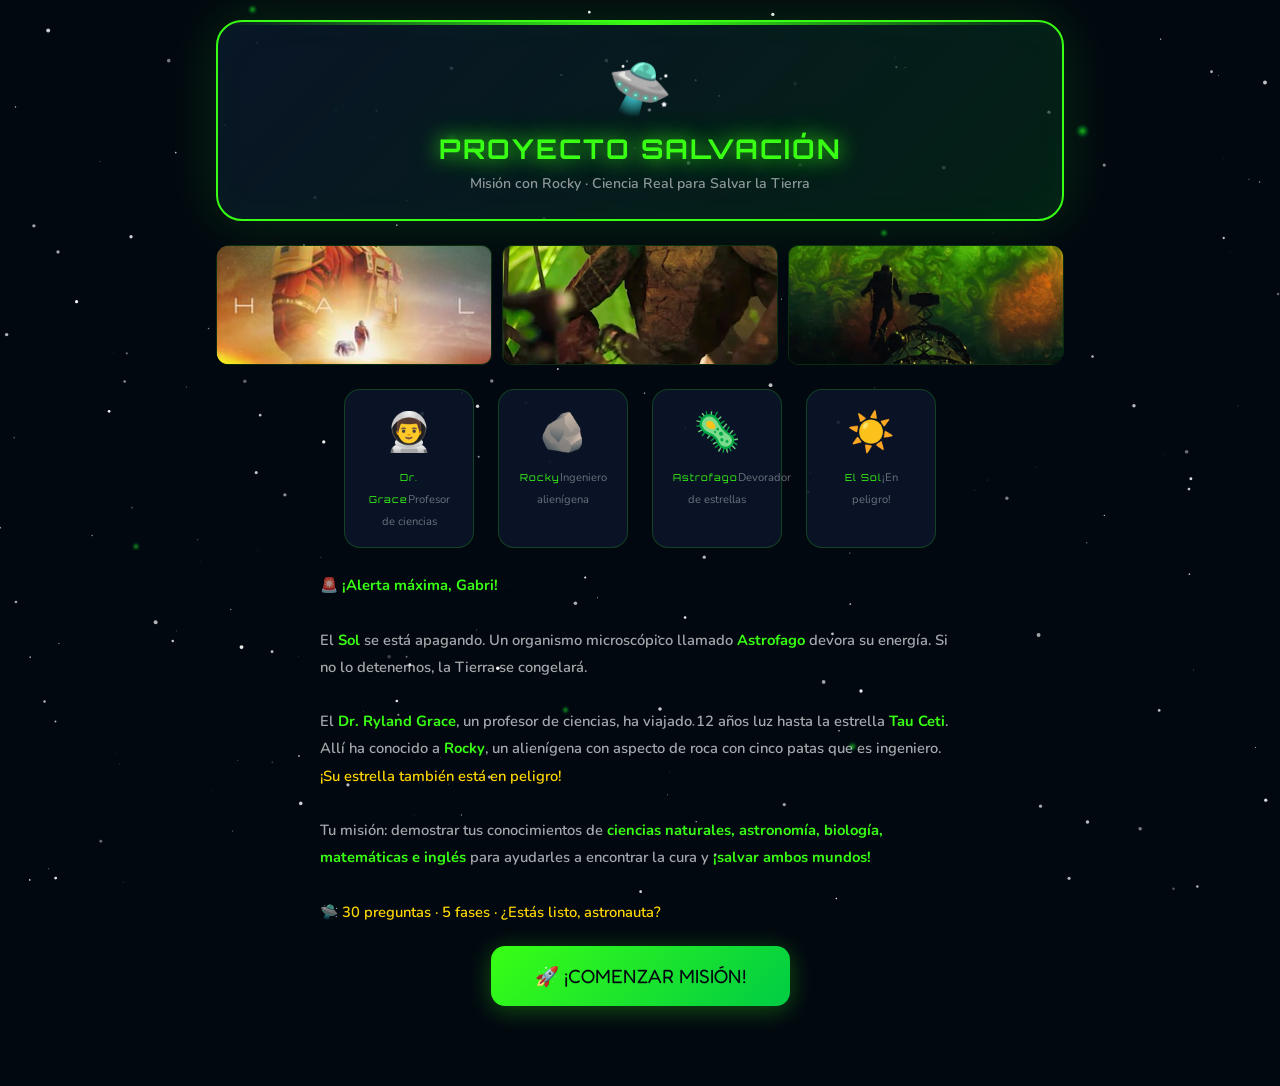
<file: proyecto-salvacion-gabri.html>
<!DOCTYPE html>
<html lang="es">
<head>
    <meta charset="UTF-8">
    <meta name="viewport" content="width=device-width, initial-scale=1.0">
    <title>🛸 Proyecto Salvación: Misión con Rocky</title>
    <link href="https://fonts.googleapis.com/css2?family=Fredoka+One&family=Nunito:wght@400;600;700;900&family=Orbitron:wght@400;700;900&display=swap" rel="stylesheet">
    <style>
        *{margin:0;padding:0;box-sizing:border-box}
        body{font-family:'Nunito',sans-serif;background:#020810;color:white;min-height:100vh;overflow-x:hidden}
        canvas#sf{position:fixed;inset:0;z-index:0;pointer-events:none}
        .ap{position:fixed;border-radius:50%;pointer-events:none;z-index:1;background:radial-gradient(circle,rgba(57,255,20,.8),rgba(0,200,50,.4),transparent 70%);filter:blur(1px);animation:af 10s ease-in-out infinite}
        @keyframes af{0%,100%{transform:translateY(0) translateX(0) scale(1);opacity:.25}25%{transform:translateY(-30px) translateX(15px) scale(1.2);opacity:.5}50%{transform:translateY(-15px) translateX(-10px) scale(.9);opacity:.35}75%{transform:translateY(-45px) translateX(20px) scale(1.1);opacity:.55}}
        .pw{position:relative;z-index:2;max-width:880px;margin:0 auto;padding:20px 16px 60px}
        .hdr{text-align:center;padding:32px 24px 26px;background:linear-gradient(135deg,rgba(10,22,40,.95),rgba(5,50,25,.6));border:2px solid #39ff14;border-radius:26px;box-shadow:0 0 60px rgba(57,255,20,.15),inset 0 0 40px rgba(57,255,20,.03);margin-bottom:24px;position:relative;overflow:hidden}
        .hdr::before{content:'';position:absolute;top:0;left:0;right:0;height:3px;background:linear-gradient(90deg,transparent,#39ff14,transparent)}
        .hdr .ship{font-size:3.2rem;display:block;margin-bottom:6px;animation:sb 3s ease-in-out infinite}
        @keyframes sb{0%,100%{transform:translateY(0) rotate(-2deg)}50%{transform:translateY(-14px) rotate(2deg)}}
        .hdr h1{font-family:'Orbitron',sans-serif;font-size:clamp(1.1rem,3.8vw,1.7rem);color:#39ff14;text-shadow:0 0 20px #39ff14,0 0 40px rgba(57,255,20,.3);letter-spacing:2px;line-height:1.4}
        .hdr .sub{color:rgba(255,255,255,.55);font-size:.88rem;font-weight:600;margin-top:6px}
        .gal{display:grid;grid-template-columns:repeat(3,1fr);gap:10px;margin:20px 0;border-radius:14px;overflow:hidden}
        .gal img{width:100%;height:120px;object-fit:cover;border-radius:10px;border:1px solid rgba(57,255,20,.15);transition:all .3s}
        .gal img:hover{border-color:#39ff14;transform:scale(1.03)}
        @media(max-width:500px){.gal{grid-template-columns:1fr 1fr}}
        .cr{display:flex;justify-content:center;gap:24px;margin:24px 0;flex-wrap:wrap}
        .cc{background:rgba(10,22,40,.9);border:1px solid rgba(57,255,20,.2);border-radius:16px;padding:16px 20px;text-align:center;width:130px;transition:all .3s}
        .cc:hover{border-color:#39ff14;transform:translateY(-4px);box-shadow:0 8px 24px rgba(57,255,20,.15)}
        .cc .emo{font-size:2.4rem;display:block;margin-bottom:6px}
        .cc .nm{font-family:'Orbitron',sans-serif;font-size:.6rem;color:#39ff14;letter-spacing:1px}
        .cc .ds{font-size:.7rem;color:rgba(255,255,255,.4);margin-top:4px}
        .story{font-size:.92rem;line-height:1.85;color:rgba(255,255,255,.65);font-weight:600;max-width:640px;margin:16px auto;text-align:left}
        .story strong{color:#39ff14}.story em{color:#ffd700;font-style:normal}
        .st{display:grid;grid-template-columns:auto 1fr auto;gap:16px;align-items:center;padding:14px 20px;background:rgba(10,22,40,.92);border:1px solid rgba(57,255,20,.25);border-radius:14px;margin-bottom:16px}
        .ht{font-size:1.2rem;letter-spacing:2px}
        .po{height:18px;background:rgba(0,0,0,.5);border-radius:9px;border:1px solid rgba(57,255,20,.2);overflow:hidden}
        .pi{height:100%;border-radius:9px;transition:width .6s cubic-bezier(.4,0,.2,1);background:linear-gradient(90deg,#39ff14,#00ff88);box-shadow:0 0 10px #39ff14;position:relative}
        .pi::after{content:'';position:absolute;top:2px;left:4px;right:4px;height:5px;background:rgba(255,255,255,.25);border-radius:4px}
        .prw{position:relative}
        .pl{position:absolute;right:8px;top:50%;transform:translateY(-50%);font-size:.65rem;font-weight:900;color:rgba(255,255,255,.5)}
        .sb{background:rgba(57,255,20,.1);border:1px solid rgba(57,255,20,.3);border-radius:10px;padding:6px 14px;text-align:center}
        .sb .n{font-family:'Orbitron',sans-serif;font-size:1.1rem;color:#39ff14;font-weight:900}
        .sb .l{font-size:.6rem;color:rgba(255,255,255,.4);text-transform:uppercase;letter-spacing:1px}
        .ph{text-align:center;padding:10px;margin-bottom:16px}
        .ph span{font-family:'Orbitron',sans-serif;font-size:.72rem;color:#39ff14;letter-spacing:3px;text-transform:uppercase;background:rgba(57,255,20,.08);padding:6px 18px;border-radius:20px;border:1px solid rgba(57,255,20,.15)}
        .qc{background:rgba(10,22,40,.94);border:2px solid rgba(57,255,20,.3);border-radius:22px;overflow:hidden;box-shadow:0 4px 40px rgba(57,255,20,.08);animation:ci .4s ease-out;margin-bottom:18px}
        @keyframes ci{from{opacity:0;transform:translateY(20px)}to{opacity:1;transform:translateY(0)}}
        .qi{width:100%;height:160px;object-fit:cover;display:block;border-bottom:1px solid rgba(57,255,20,.15)}
        .qb{padding:24px 22px 22px}
        .qn{font-family:'Orbitron',sans-serif;font-size:.68rem;color:rgba(57,255,20,.5);letter-spacing:2px;margin-bottom:6px}
        .eb{display:inline-block;background:rgba(0,100,255,.15);border:1px solid rgba(0,150,255,.4);border-radius:6px;padding:2px 8px;font-size:.65rem;font-weight:800;color:#4da6ff;margin-bottom:8px;letter-spacing:1px}
        .qx{font-size:.82rem;color:rgba(255,255,255,.45);font-weight:600;margin-bottom:10px;padding:10px 14px;background:rgba(57,255,20,.04);border-radius:10px;border-left:3px solid rgba(57,255,20,.2);line-height:1.5}
        .qx .fun{color:#ffd700}
        .qt{font-size:1.1rem;font-weight:700;line-height:1.6;margin-bottom:20px;color:rgba(255,255,255,.92)}
        .opts{display:flex;flex-direction:column;gap:10px}
        .opt{display:flex;align-items:center;gap:14px;padding:14px 18px;background:rgba(0,0,0,.3);border:2px solid rgba(57,255,20,.2);border-radius:14px;cursor:pointer;transition:all .25s;font-size:1rem;font-weight:600}
        .opt:hover{border-color:rgba(57,255,20,.5);transform:translateX(4px)}
        .opt.sel{background:rgba(57,255,20,.12);border-color:#39ff14;box-shadow:0 0 16px rgba(57,255,20,.15)}
        .opt.ok{background:rgba(0,255,100,.15);border-color:#00ff64;box-shadow:0 0 20px rgba(0,255,100,.2)}
        .opt.ko{background:rgba(255,50,50,.15);border-color:#ff3232;box-shadow:0 0 20px rgba(255,50,50,.2)}
        .dot{width:22px;height:22px;border-radius:50%;border:2px solid rgba(57,255,20,.35);flex-shrink:0;display:flex;align-items:center;justify-content:center;transition:all .2s}
        .opt.sel .dot{border-color:#39ff14;background:#39ff14}
        .opt.sel .dot::after{content:'';width:8px;height:8px;border-radius:50%;background:#020810}
        .chk{width:22px;height:22px;border-radius:6px;border:2px solid rgba(57,255,20,.35);flex-shrink:0;display:flex;align-items:center;justify-content:center;transition:all .2s;font-size:.75rem}
        .opt.sel .chk{border-color:#39ff14;background:#39ff14;color:#020810}
        .mg{display:grid;grid-template-columns:1fr 1fr;gap:16px}
        .mc h4{text-align:center;font-family:'Orbitron',sans-serif;font-size:.68rem;color:#39ff14;letter-spacing:2px;margin-bottom:10px}
        .mi{padding:12px;background:rgba(0,0,0,.3);border:2px solid rgba(57,255,20,.2);border-radius:10px;text-align:center;cursor:pointer;transition:all .25s;font-weight:700;font-size:.9rem;margin-bottom:8px}
        .mi:hover{background:rgba(57,255,20,.08);transform:scale(1.03)}
        .mi.sel{background:rgba(57,255,20,.15);border-color:#39ff14;box-shadow:0 0 12px rgba(57,255,20,.2)}
        .mi.done{background:rgba(0,255,100,.1);border-color:#00ff64;opacity:.65;pointer-events:none}
        .ia{width:100%;padding:14px 18px;font-size:1.1rem;font-weight:700;background:rgba(0,0,0,.35);border:2px solid rgba(57,255,20,.3);border-radius:14px;color:white;outline:none;font-family:'Nunito',sans-serif}
        .ia:focus{border-color:#39ff14;box-shadow:0 0 16px rgba(57,255,20,.15)}
        .br{text-align:center;margin:20px 0;display:flex;justify-content:center;gap:12px;flex-wrap:wrap}
        .btn{padding:14px 34px;border-radius:14px;font-family:'Fredoka One',cursive;font-size:1.05rem;cursor:pointer;transition:all .25s;border:none;text-decoration:none;display:inline-block}
        .bg{background:linear-gradient(135deg,#39ff14,#00cc44);color:#020810;box-shadow:0 4px 24px rgba(57,255,20,.3)}
        .bg:hover{transform:scale(1.05);box-shadow:0 6px 32px rgba(57,255,20,.5)}
        .bg:disabled{background:#222;color:#555;cursor:not-allowed;box-shadow:none;transform:none}
        .ba{background:rgba(57,255,20,.1);border:2px solid #39ff14;color:#39ff14}
        .ba:hover{background:rgba(57,255,20,.2)}
        .fb{padding:16px 20px;border-radius:14px;font-size:1rem;font-weight:700;text-align:center;margin:16px 0;display:none;animation:fi .3s ease-out}
        @keyframes fi{from{opacity:0;transform:scale(.95)}to{opacity:1;transform:scale(1)}}
        .fb.ok{display:block;background:rgba(0,255,100,.1);border:2px solid rgba(0,255,100,.3);color:#00ff88}
        .fb.ko{display:block;background:rgba(255,50,50,.1);border:2px solid rgba(255,50,50,.3);color:#ff6464}
        .fn{display:none;text-align:center;padding:30px 10px}
        .fn.on{display:block}
        .fn .big{font-size:4.5rem;animation:sb 2s ease-in-out infinite}
        .fn h2{font-family:'Orbitron',sans-serif;font-size:clamp(1.1rem,3.5vw,1.7rem);color:#39ff14;text-shadow:0 0 30px #39ff14;margin:14px 0}
        .fn .sc{font-size:2.2rem;font-weight:900;color:#00ff88;margin:10px 0}
        .fn .ms{font-size:.95rem;color:rgba(255,255,255,.65);font-weight:600;line-height:1.7;max-width:500px;margin:14px auto}
        .fn .rq{font-style:italic;color:#ffd700;font-size:1.1rem;margin:16px auto;padding:14px 20px;background:rgba(255,215,0,.06);border:1px solid rgba(255,215,0,.2);border-radius:12px;max-width:440px}
        .hd{display:none!important}
        .cf{position:fixed;top:-10px;z-index:100;pointer-events:none;animation:cfl 3s ease-out forwards}
        @keyframes cfl{0%{transform:translateY(0) rotate(0);opacity:1}100%{transform:translateY(100vh) rotate(720deg);opacity:0}}
        @media(max-width:500px){.mg{grid-template-columns:1fr}.st{grid-template-columns:1fr;gap:10px;text-align:center}}
    </style>
</head>
<body>
<canvas id="sf"></canvas>
<div class="pw">
<div id="intro" class="intro">
    <div class="hdr"><span class="ship">🛸</span><h1>PROYECTO SALVACIÓN</h1><p class="sub">Misión con Rocky · Ciencia Real para Salvar la Tierra</p></div>
    <div class="gal">
        <img src="img/grace.jpg" alt="Dr. Grace" onerror="this.style.display='none'">
        <img src="img/rocky.jpg" alt="Rocky" onerror="this.style.display='none'">
        <img src="img/nave.jpg" alt="Nave Hail Mary" onerror="this.style.display='none'">
    </div>
    <div class="cr">
        <div class="cc"><span class="emo">👨‍🚀</span><span class="nm">Dr. Grace</span><span class="ds">Profesor de ciencias</span></div>
        <div class="cc"><span class="emo">🪨</span><span class="nm">Rocky</span><span class="ds">Ingeniero alienígena</span></div>
        <div class="cc"><span class="emo">🦠</span><span class="nm">Astrofago</span><span class="ds">Devorador de estrellas</span></div>
        <div class="cc"><span class="emo">☀️</span><span class="nm">El Sol</span><span class="ds">¡En peligro!</span></div>
    </div>
    <div class="story">
        <p>🚨 <strong>¡Alerta máxima, Gabri!</strong></p><br>
        <p>El <strong>Sol</strong> se está apagando. Un organismo microscópico llamado <strong>Astrofago</strong> devora su energía. Si no lo detenemos, la Tierra se congelará.</p><br>
        <p>El <strong>Dr. Ryland Grace</strong>, un profesor de ciencias, ha viajado 12 años luz hasta la estrella <strong>Tau Ceti</strong>. Allí ha conocido a <strong>Rocky</strong>, un alienígena con aspecto de roca con cinco patas que es ingeniero. <em>¡Su estrella también está en peligro!</em></p><br>
        <p>Tu misión: demostrar tus conocimientos de <strong>ciencias naturales, astronomía, biología, matemáticas e inglés</strong> para ayudarles a encontrar la cura y <strong>¡salvar ambos mundos!</strong></p><br>
        <p>🛸 <em>30 preguntas · 5 fases · ¿Estás listo, astronauta?</em></p>
    </div>
    <div class="br"><button class="btn bg" onclick="startGame()" style="font-size:1.2rem;padding:18px 44px">🚀 ¡COMENZAR MISIÓN!</button></div>
</div>

<div id="game" class="hd">
    <div class="hdr" style="padding:14px 18px;margin-bottom:16px"><h1 style="font-size:clamp(.85rem,2.8vw,1.1rem)">🛸 PROYECTO SALVACIÓN: MISIÓN CON ROCKY</h1></div>
    <div class="st">
        <div class="ht" id="hearts">❤️❤️❤️</div>
        <div class="prw"><div class="po"><div class="pi" id="pbar" style="width:0%"></div></div><div class="pl" id="plbl">0/30</div></div>
        <div class="sb"><div class="n" id="scr">0</div><div class="l">Aciertos</div></div>
    </div>
    <div class="ph" id="phase"><span>FASE 1</span></div>
    <div id="qa"></div>
    <div class="fb" id="fb"></div>
    <div class="br"><button class="btn bg" id="bc" onclick="check()">🔍 VERIFICAR</button><button class="btn ba hd" id="bn" onclick="next()">➡️ SIGUIENTE</button></div>
</div>

<div id="final" class="fn">
    <div class="big">🌍🛸🪨</div>
    <h2 id="ft"></h2><div class="sc" id="fs"></div>
    <div class="rq" id="fq"></div><p class="ms" id="fm"></p>
    <div class="br"><button class="btn bg" onclick="location.reload()">🔄 NUEVA MISIÓN</button><a href="index.html" class="btn ba">🏠 Volver al Rincón</a></div>
</div>
</div>

<script>
const cv=document.getElementById('sf'),cx=cv.getContext('2d');let S=[];
function iS(){cv.width=innerWidth;cv.height=innerHeight;S=[];for(let i=0;i<200;i++)S.push({x:Math.random()*cv.width,y:Math.random()*cv.height,r:Math.random()*1.8+.2,s:Math.random()*.3+.05,b:Math.random()})}
function dS(){cx.clearRect(0,0,cv.width,cv.height);S.forEach(s=>{s.b+=s.s;if(s.b>1||s.b<0)s.s*=-1;cx.beginPath();cx.arc(s.x,s.y,s.r,0,Math.PI*2);cx.fillStyle=`rgba(255,255,255,${Math.abs(s.b)*.7+.1})`;cx.fill()});requestAnimationFrame(dS)}
iS();dS();addEventListener('resize',iS);
for(let i=0;i<10;i++){const p=document.createElement('div');p.className='ap';const sz=4+Math.random()*12;p.style.cssText=`width:${sz}px;height:${sz}px;left:${Math.random()*100}%;top:${Math.random()*100}%;animation-delay:${Math.random()*8}s;animation-duration:${8+Math.random()*6}s`;document.body.appendChild(p)}

let cur=0,score=0,hearts=3,selO=null,mS={};
const PH=[{n:"FASE 1: DESPERTAR EN LA NAVE",i:"😴"},{n:"FASE 2: CIENCIAS NATURALES A BORDO",i:"🔬"},{n:"FASE 3: CONOCIENDO A ROCKY",i:"🪨"},{n:"FASE 4: ESTRELLAS Y PLANETAS",i:"⭐"},{n:"FASE 5: MISIÓN FINAL — SALVAR LA TIERRA",i:"🌍"}];

const Q=[
// F1: DESPERTAR (6)
{p:0,cx:"Grace despierta solo en la nave sin recordar nada. Lo primero que hace es medir cosas, como un buen científico.",q:"🔬 ¿Cuál es el primer paso del método científico?",t:"m",o:["Experimentar","Observar","Concluir","Publicar un libro"],a:1},
{p:0,cx:"La nave gira para crear gravedad artificial cuando los motores están apagados. ¡Como un tiovivo gigante!",q:"🔄 ¿Por qué sentimos que algo nos empuja hacia fuera cuando giramos rápido?",t:"m",o:["Por el viento","Por la fuerza centrífuga","Por la gravedad de la Luna","Por el magnetismo"],a:1},
{p:0,cx:"Grace tiene 360 raciones de comida. Come 2 al día. ¡Tiene que calcular bien!",q:"🧮 ¿Para cuántos días le alcanza la comida? (360 ÷ 2)",t:"i",a:"180"},
{p:0,cx:"El agua en la nave se recicla. ¡En la Tierra también se recicla de forma natural!",q:"💧 ¿Cómo se llama el proceso natural en el que el agua se evapora, forma nubes y vuelve a caer como lluvia?",t:"m",o:["Ciclo del agua","Fotosíntesis","Digestión","Combustión"],a:0},
{p:0,cx:"Grace comprueba la temperatura: 22°C. Perfecto. Pero necesita recordar datos básicos de ciencias.",q:"🌡️ ¿A cuántos grados centígrados se congela el agua pura?",t:"i",a:"0"},
{p:0,cx:"En la nave todo flota cuando los motores se apagan. ¡Como los astronautas de la Estación Espacial!",q:"🧊 ¿Cuáles son los tres estados principales de la materia?",t:"m",o:["Sólido, líquido y gaseoso","Caliente, templado y frío","Grande, mediano y pequeño","Duro, blando y elástico"],a:0},

// F2: CIENCIAS NATURALES (6)
{p:1,cx:"Grace cultiva algas en el laboratorio para producir oxígeno. Las plantas también producen oxígeno.",q:"🌱 ¿Cómo se llama el proceso por el que las plantas producen oxígeno usando la luz del sol?",t:"m",o:["Respiración","Fotosíntesis","Fermentación","Evaporación"],a:1},
{p:1,cx:"Grace analiza el Astrofago al microscopio. Es un organismo unicelular, como las bacterias.",q:"🔬 ¿Qué instrumento se usa para ver cosas muy pequeñas como las células?",t:"m",o:["Telescopio","Microscopio","Periscopio","Estetoscopio"],a:1},
{p:1,cx:"Hay seres vivos que sobreviven en volcanes, en hielo o incluso en el espacio. Se llaman extremófilos.",q:"🐻 ¿Cuál de estos animales REALES puede sobrevivir en el vacío del espacio?",t:"m",o:["La cucaracha","El oso polar","El tardígrado (oso de agua)","El delfín"],a:2},
{p:1,cx:"En el cuerpo de Grace, la sangre lleva oxígeno a todas las células. El corazón la bombea sin parar.",q:"❤️ ¿Cuál es el órgano que bombea la sangre por todo nuestro cuerpo?",t:"m",o:["Los pulmones","El estómago","El corazón","El cerebro"],a:2},
{p:1,cx:"Grace necesita saber qué gases hay en la nave para poder respirar bien.",q:"🌬️ ¿Cuál es el gas más abundante en la atmósfera de la Tierra?",t:"m",o:["Oxígeno","Dióxido de carbono","Nitrógeno","Hidrógeno"],a:2},
{p:1,cx:"Los seres vivos se organizan en reinos. Grace clasifica los organismos que encuentra.",q:"🧬 Conecta cada ser vivo con su reino:",t:"x",pairs:[{l:"Roble",r:"Planta"},{l:"Bacteria",r:"Monera"},{l:"Seta",r:"Hongo"}]},

// F3: ROCKY (6) — película + humor
{p:2,cx:"<span class='fun'>🎬 ¡Curiosidad de la peli!</span> Rocky NO es CGI. ¡Es una marioneta real operada por 5 titiriteros con la técnica japonesa Bunraku!",q:"🪨 En la película, ¿cuántos titiriteros mueven a Rocky?",t:"m",o:["1","3","5","10"],a:2,img:"img/rocky.jpg"},
{p:2,cx:"Rocky no tiene ojos. En su planeta la atmósfera es tan densa que no deja pasar la luz. 'Ve' con sonido, igual que los murciélagos.",q:"🦇 ¿Cómo se llama la capacidad de orientarse usando el eco del sonido?",t:"m",o:["Telepatía","Ecolocalización","Magnetismo","Visión nocturna"],a:1},
{p:2,cx:"<span class='fun'>🎬 ¡Momento divertido!</span> Cuando Rocky está contento, da golpecitos con sus patas y hace sonidos musicales. Grace le enseña a chocar los puños: '¡Fist my bump!'",q:"🎵 ¿Cómo se comunica Rocky con Grace?",t:"m",o:["Escribiendo en papel","Con acordes musicales","Por telepatía","Hablando en español"],a:1},
{p:2,cx:"Rocky respira amoníaco y vive a temperaturas altísimas. ¡Es muy diferente a nosotros!",q:"🩸 Conecta cada ser con lo que tiene en su sangre:",t:"x",pairs:[{l:"Humanos",r:"Hierro (roja)"},{l:"Rocky",r:"Mercurio (plateada)"},{l:"Pulpos",r:"Cobre (azul)"}]},
{p:2,cx:"<span class='fun'>🎬 ¡Curiosidad!</span> La película la dirigen Phil Lord y Chris Miller, los mismos directores de Spider-Man: Into the Spider-Verse y The LEGO Movie.",q:"🎬 ¿Qué actor interpreta al Dr. Grace en la película Proyecto Salvación?",t:"m",o:["Tom Hanks","Chris Pratt","Ryan Gosling","Brad Pitt"],a:2,img:"img/grace.jpg"},
{p:2,cx:"Grace y Rocky construyen un túnel de xenonita entre sus naves. Cada uno respira gases diferentes.",q:"💎 ¿Cuál de estos es el material más duro que conocemos en la Tierra?",t:"m",o:["Acero","Titanio","Diamante","Grafeno"],a:2},

// F4: ESTRELLAS Y PLANETAS (6)
{p:3,cx:"Tau Ceti es una estrella REAL. Puedes verla en el cielo en la constelación de Cetus (la Ballena). Está a 11,9 años luz.",q:"⭐ ¿Qué es un año luz?",t:"m",o:["El tiempo que tarda la Tierra en girar","La distancia que recorre la luz en un año","Un año en el planeta Luz","365 días de sol"],a:1},
{p:3,cx:"La Zona Habitable es donde la temperatura permite agua líquida. ¡Como Ricitos de Oro: ni muy caliente, ni muy fría!",q:"💧 ¿Qué planeta de nuestro sistema solar está en la zona habitable?",t:"m",o:["Venus","La Tierra","Júpiter","Mercurio"],a:1},
{p:3,cx:"El Sol es una estrella mediana. Hay estrellas gigantes rojas y enanas rojas, mucho más pequeñas.",q:"☀️ ¿Qué tipo de astro es el Sol?",t:"m",o:["Un planeta","Una estrella","Un satélite","Un asteroide"],a:1},
{p:3,cx:"Cuando la luz blanca pasa a través de un prisma de cristal, se separa en todos los colores del arcoíris.",q:"🌈 ¿Cuántos colores principales tiene el arcoíris?",t:"m",o:["5","6","7","10"],a:2},
{p:3,cx:"El sistema de Rocky tiene TRES estrellas orbitando juntas. ¡Imagina ver tres soles en el cielo!",q:"🌟 ¿Cuántos planetas tiene nuestro sistema solar?",t:"i",a:"8"},
{p:3,cx:"Venus, la Tierra y Marte están a diferentes distancias del Sol. El orden importa para la temperatura.",q:"🚀 ¿Cuál es el orden correcto desde el Sol: Venus, Tierra, Marte?",t:"m",o:["Venus → Tierra → Marte","Tierra → Venus → Marte","Marte → Tierra → Venus","Venus → Marte → Tierra"],a:0},

// F5: MISIÓN FINAL (6) — mix + English
{p:4,cx:"Grace cultiva 45 kg de Taumoeba al día. Necesita 900 kg en total para la cura.",q:"🧮 ¿Cuántos días necesita Grace para tener 900 kg? (900 ÷ 45)",t:"i",a:"20"},
{p:4,cx:"Grace needs to send probes back to Earth. The probes are named after The Beatles!",q:"🇬🇧 ENGLISH: What are the first names of The Beatles?",t:"m",o:["John, Paul, George & Ringo","Mick, Keith, Ron & Charlie","Freddie, Brian, Roger & John","Bono, Edge, Adam & Larry"],a:0,eng:true},
{p:4,cx:"Rocky communicates using musical sounds. He remembers every word after hearing it just once!",q:"🇬🇧 ENGLISH: How does Rocky 'see' without eyes?",t:"m",o:["He uses magnets","He uses echolocation (sound)","He uses telepathy","He reads Braille"],a:1,eng:true},
{p:4,cx:"Light is the fastest thing in the universe. Nothing can travel faster!",q:"🇬🇧 ENGLISH: Light travels at approximately 300,000 ___ per second.",t:"m",o:["meters","miles","kilometers","centimeters"],a:2,eng:true},
{p:4,cx:"<span class='fun'>🎬 ¡Final de la peli!</span> Grace elige salvar a Rocky en vez de volver a la Tierra. Años después, vive en el planeta de Rocky enseñando ciencias a niños eridianos.",q:"❤️ ¿Qué valor demuestra Grace al sacrificarse por su amigo Rocky?",t:"m",o:["Cobardía","Egoísmo","Amistad y generosidad","Indiferencia"],a:2,img:"img/rocky-grace.png"},
{p:4,cx:"¡Última transmisión! Las sondas llevan la cura hacia la Tierra. Solo queda una pregunta para completar la misión...",q:"🌍 Selecciona los DOS gases principales de nuestra atmósfera:",t:"c",o:["Nitrógeno (78%)","Dióxido de carbono","Oxígeno (21%)","Helio","Metano"],a:[0,2]}
];

function startGame(){document.getElementById('intro').classList.add('hd');document.getElementById('game').classList.remove('hd');loadQ()}
function loadQ(){
    const q=Q[cur],ph=q.p;
    document.getElementById('phase').innerHTML=`<span>${PH[ph].i} ${PH[ph].n}</span>`;
    document.getElementById('plbl').textContent=`${cur+1}/${Q.length}`;
    document.getElementById('pbar').style.width=((cur/Q.length)*100)+'%';
    document.getElementById('scr').textContent=score;
    document.getElementById('fb').className='fb';
    document.getElementById('bc').classList.remove('hd');
    document.getElementById('bn').classList.add('hd');
    selO=null;mS={};
    let h=`<div class="qc">`;
    if(q.img)h+=`<img class="qi" src="${q.img}" alt="" onerror="this.style.display='none'">`;
    h+=`<div class="qb"><div class="qn">TRANSMISIÓN ${cur+1} DE ${Q.length}</div>`;
    if(q.eng)h+=`<span class="eb">🇬🇧 ENGLISH QUESTION</span>`;
    h+=`<div class="qx">📡 ${q.cx}</div><div class="qt">${q.q}</div>`;
    if(q.t==='m'){h+='<div class="opts">';q.o.forEach((o,i)=>{h+=`<label class="opt" onclick="pO(${i})"><span class="dot"></span>${o}</label>`});h+='</div>'}
    else if(q.t==='i'){h+=`<input class="ia" id="inp" type="text" placeholder="Escribe tu respuesta..." autocomplete="off" onkeydown="if(event.key==='Enter')check()">`}
    else if(q.t==='c'){h+='<div class="opts">';q.o.forEach((o,i)=>{h+=`<label class="opt" onclick="tC(this)"><span class="chk"></span>${o}</label>`});h+='</div>'}
    else if(q.t==='x'){const rs=[...q.pairs.map(p=>p.r)].sort(()=>Math.random()-.5);
        h+=`<div class="mg"><div class="mc"><h4>CONCEPTO</h4>`;q.pairs.forEach((p,i)=>{h+=`<div class="mi" data-s="l" data-i="${i}" onclick="pM(this)">${p.l}</div>`});
        h+=`</div><div class="mc"><h4>DEFINICIÓN</h4>`;rs.forEach(r=>{h+=`<div class="mi" data-s="r" data-v="${r}" onclick="pM(this)">${r}</div>`});
        h+=`</div></div>`;mS={sl:null,sr:null,d:0,t:q.pairs.length}}
    h+=`</div></div>`;document.getElementById('qa').innerHTML=h}

function pO(i){document.querySelectorAll('.opt').forEach(o=>o.classList.remove('sel'));document.querySelectorAll('.opt')[i].classList.add('sel');selO=i}
function tC(el){el.classList.toggle('sel')}
function pM(el){
    const s=el.dataset.s;if(el.classList.contains('done'))return;
    if(s==='l'){document.querySelectorAll('[data-s="l"]').forEach(e=>e.classList.remove('sel'));el.classList.add('sel');mS.sl=+el.dataset.i}
    else{document.querySelectorAll('[data-s="r"]').forEach(e=>e.classList.remove('sel'));el.classList.add('sel');mS.sr=el.dataset.v}
    if(mS.sl!==null&&mS.sr!==null){
        if(Q[cur].pairs[mS.sl].r===mS.sr){mS.d++;document.querySelector(`[data-s="l"][data-i="${mS.sl}"]`).classList.add('done');document.querySelector(`[data-s="r"][data-v="${mS.sr}"]`).classList.add('done')}
        else{document.querySelectorAll('.mi.sel').forEach(e=>{e.style.borderColor='#ff3232';setTimeout(()=>{e.style.borderColor='';e.classList.remove('sel')},500)})}
        document.querySelectorAll('.mi').forEach(e=>e.classList.remove('sel'));mS.sl=null;mS.sr=null;
        if(mS.d===mS.t)setTimeout(()=>{sFb(true);aft()},300)}}

function check(){
    const q=Q[cur];let ok=false;
    if(q.t==='m'){if(selO===null)return;ok=selO===q.a;document.querySelectorAll('.opt').forEach((o,i)=>{o.style.pointerEvents='none';if(i===q.a)o.classList.add('ok');if(i===selO&&!ok)o.classList.add('ko')})}
    else if(q.t==='i'){const v=document.getElementById('inp').value.trim().replace(/\./g,'');ok=v===q.a;document.getElementById('inp').disabled=true}
    else if(q.t==='c'){const ck=[...document.querySelectorAll('.opt')].map((o,i)=>o.classList.contains('sel')?i:-1).filter(x=>x>=0);ok=q.a.length===ck.length&&q.a.every(a=>ck.includes(a));document.querySelectorAll('.opt').forEach(o=>o.style.pointerEvents='none')}
    else if(q.t==='x')return;
    sFb(ok);aft()}

function sFb(ok){const fb=document.getElementById('fb'),q=Q[cur];
    if(ok){score++;document.getElementById('scr').textContent=score;fb.className='fb ok';fb.textContent=['✅ ¡Correcto! Grace y Rocky avanzan.','✅ ¡Genial, astronauta!','✅ ¡Perfecto! Rocky dice: "¡Amigo listo!"','✅ ¡La misión progresa!'][Math.floor(Math.random()*4)]}
    else{hearts=Math.max(0,hearts-.5);uH();fb.className='fb ko';let ex='';if(q.t==='m')ex=' → Respuesta: '+q.o[q.a];else if(q.t==='i')ex=' → Respuesta: '+q.a;fb.textContent='❌ ¡Casi! No te rindas.'+ex}}

function aft(){document.getElementById('bc').classList.add('hd');document.getElementById('bn').classList.remove('hd');
    if(hearts<=0)setTimeout(()=>{alert('💔 ¡Se acabó el oxígeno! Los grandes científicos siempre lo intentan de nuevo.');location.reload()},1200)}
function next(){cur++;if(cur>=Q.length){sF();return}loadQ()}
function uH(){const f=Math.floor(hearts),hf=hearts%1!==0;let s='';for(let i=0;i<f;i++)s+='❤️';if(hf)s+='💔';if(!s)s='💀';document.getElementById('hearts').innerHTML=s}

function sF(){document.getElementById('game').classList.add('hd');const f=document.getElementById('final');f.classList.add('on');
    const pct=Math.round((score/Q.length)*100);document.getElementById('fs').textContent=`${score} / ${Q.length} — ${pct}%`;
    let t,m,rq;
    if(pct>=90){t='🌍🛸 ¡MISIÓN PERFECTA!';m='¡Has salvado la Tierra y Erid! El Sol brilla de nuevo. Eres un verdadero científico espacial.';rq='"¡Amigo listo! ¡Amigo bueno! ¡Fist my bump!" 🤜🪨'}
    else if(pct>=70){t='🚀 ¡MISIÓN CUMPLIDA!';m='Las sondas han llegado a la Tierra con la cura. ¡Buen trabajo, astronauta!';rq='"¡Amigo bueno! ¡Misión buena!" 🪨'}
    else if(pct>=50){t='⚠️ MISIÓN PARCIAL';m='Algunas sondas llegaron, pero necesitas más datos. ¡Repasa y vuelve a intentarlo!';rq='"Amigo... ¿estudiar más?" 🪨'}
    else{t='🔄 NECESITAS MÁS ENTRENAMIENTO';m='El Astrofago sigue avanzando... ¡Pero los científicos nunca se rinden!';rq='"No rendirse. Intentar otra vez." 🪨'}
    document.getElementById('ft').textContent=t;document.getElementById('fm').textContent=m;document.getElementById('fq').textContent=rq;cft()}

function cft(){const c=['#39ff14','#00ff88','#00ccff','#ff3232','#ffd700'];
for(let i=0;i<70;i++){setTimeout(()=>{const e=document.createElement('div');e.className='cf';const sz=6+Math.random()*10;e.style.cssText=`left:${Math.random()*100}%;background:${c[Math.floor(Math.random()*c.length)]};width:${sz}px;height:${sz}px;border-radius:${Math.random()>.5?'50%':'3px'};animation-delay:${Math.random()*.5}s`;document.body.appendChild(e);setTimeout(()=>e.remove(),3500)},i*35)}}
</script>
</body>
</html>
</file>
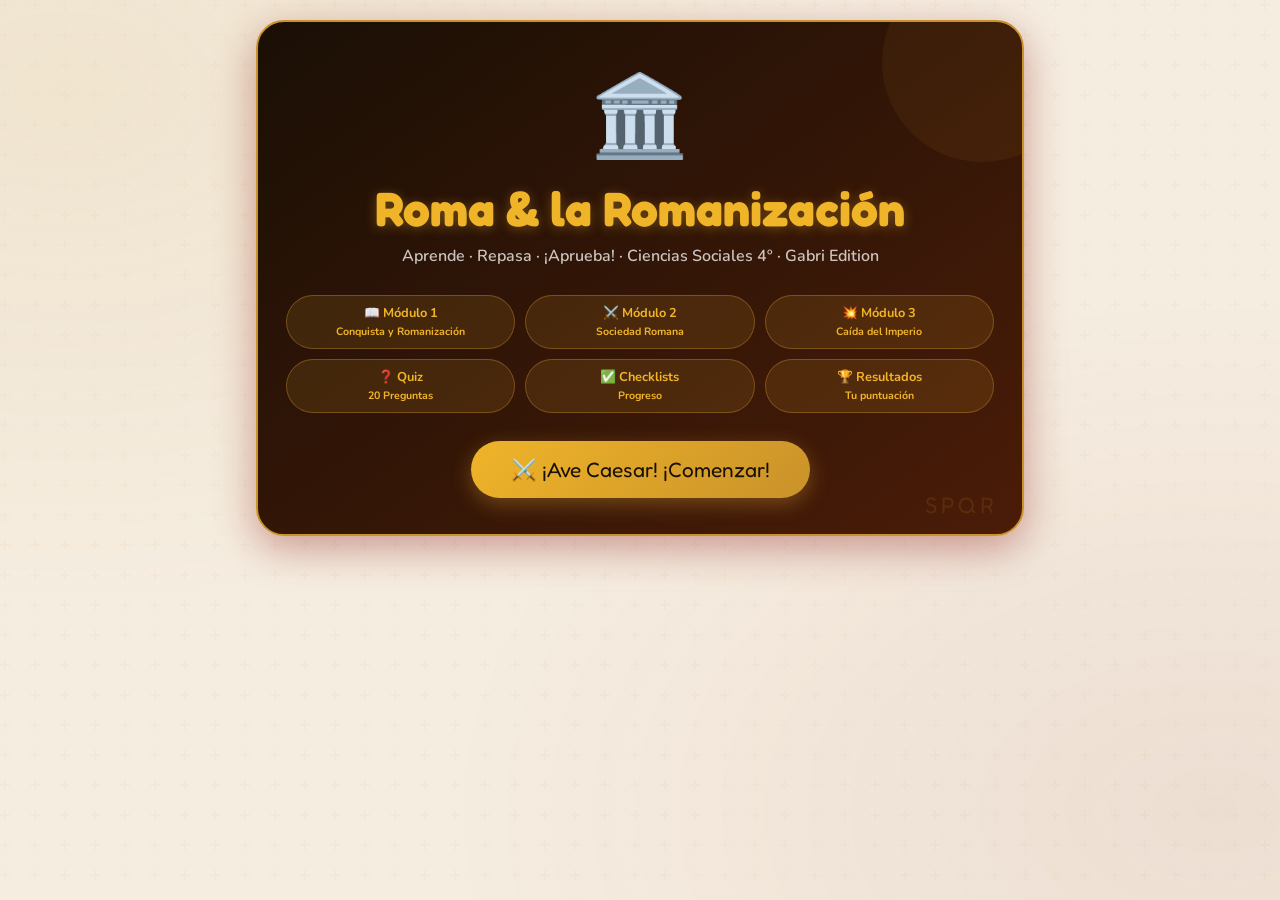
<file: roma-estudio-gabri.html>
<!DOCTYPE html>
<html lang="es">
<head>
<meta charset="UTF-8">
<meta name="viewport" content="width=device-width, initial-scale=1.0">
<title>🏛️ Roma – La Aventura de Gabri</title>
<link href="https://fonts.googleapis.com/css2?family=Fredoka+One&family=Nunito:wght@400;600;700;900&display=swap" rel="stylesheet">
<style>
:root{
  --gold:#c9922a;
  --gold2:#f0b429;
  --gold-pale:#fdf5e4;
  --red:#8b1a1a;
  --red2:#c0392b;
  --stone:#e8dcc8;
  --dark:#1a0f05;
  --bg:#f5ede0;
  --card:#fffdf8;
  --muted:#7a6040;
  --border:#d4b483;
  --green:#2e7d32;
}
*{box-sizing:border-box;margin:0;padding:0}
body{
  font-family:'Nunito',sans-serif;
  background:var(--bg);
  color:var(--dark);
  min-height:100vh;
  overflow-x:hidden;
}
body::before{
  content:'';
  position:fixed;inset:0;
  background:
    radial-gradient(ellipse at 5% 10%,rgba(201,146,42,.09) 0%,transparent 45%),
    radial-gradient(ellipse at 95% 90%,rgba(139,26,26,.07) 0%,transparent 45%),
    url("data:image/svg+xml,%3Csvg width='60' height='60' viewBox='0 0 60 60' xmlns='http://www.w3.org/2000/svg'%3E%3Cg fill='none' fill-rule='evenodd'%3E%3Cg fill='%23c9922a' fill-opacity='0.04'%3E%3Cpath d='M36 34v-4h-2v4h-4v2h4v4h2v-4h4v-2h-4zm0-30V0h-2v4h-4v2h4v4h2V6h4V4h-4zM6 34v-4H4v4H0v2h4v4h2v-4h4v-2H6zM6 4V0H4v4H0v2h4v4h2V6h4V4H6z'/%3E%3C/g%3E%3C/g%3E%3C/svg%3E");
  pointer-events:none;z-index:0;
}

.screen{display:none;position:relative;z-index:1;max-width:800px;margin:0 auto;padding:20px 16px 60px;animation:fadeUp .4s ease}
.screen.active{display:block}
@keyframes fadeUp{from{opacity:0;transform:translateY(18px)}to{opacity:1;transform:translateY(0)}}

/* WELCOME */
.welcome-card{
  background:linear-gradient(145deg,#1a0f05,#4a1c08);
  border-radius:28px;padding:40px 28px 36px;text-align:center;
  box-shadow:0 12px 40px rgba(139,26,26,.4);
  border:2px solid var(--gold);
  position:relative;overflow:hidden;
}
.welcome-card::before{
  content:'';position:absolute;top:-60px;right:-60px;
  width:200px;height:200px;
  background:rgba(201,146,42,.08);border-radius:50%;
}
.welcome-card::after{
  content:'SPQR';
  position:absolute;bottom:16px;right:24px;
  font-family:'Fredoka One',cursive;
  font-size:1.4rem;color:rgba(201,146,42,.15);
  letter-spacing:4px;
}
.emperor-anim{font-size:5rem;display:block;animation:regal 3s ease infinite alternate;margin-bottom:8px}
@keyframes regal{from{transform:scale(1)}to{transform:scale(1.06) rotate(2deg)}}
.welcome-card h1{font-family:'Fredoka One',cursive;font-size:clamp(2rem,6vw,3rem);color:var(--gold2);text-shadow:0 2px 12px rgba(201,146,42,.4)}
.welcome-card .subtitle{color:rgba(255,255,255,.75);font-size:1rem;font-weight:600;margin:8px 0 28px}
.modules-grid{display:grid;grid-template-columns:repeat(3,1fr);gap:10px;margin-bottom:28px}
.module-pill{background:rgba(201,146,42,.15);border:1px solid rgba(201,146,42,.4);border-radius:50px;padding:8px 6px;color:var(--gold2);font-size:.8rem;font-weight:700;text-align:center}
.btn-main{background:linear-gradient(135deg,var(--gold2),var(--gold));color:var(--dark);border:none;border-radius:50px;padding:16px 40px;font-family:'Fredoka One',cursive;font-size:1.3rem;cursor:pointer;box-shadow:0 6px 20px rgba(201,146,42,.4);transition:all .2s;display:inline-block}
.btn-main:hover{transform:translateY(-2px);box-shadow:0 8px 28px rgba(201,146,42,.55)}

/* STEP INDICATOR */
.step-indicator{display:flex;align-items:center;justify-content:center;gap:6px;margin-bottom:24px}
.step-dot{width:12px;height:12px;border-radius:50%;background:#ddd;transition:all .3s}
.step-dot.done{background:var(--gold)}
.step-dot.active{background:var(--red2);width:28px;border-radius:10px}
.step-label{text-align:center;font-size:.8rem;font-weight:700;color:var(--muted);margin-bottom:6px;letter-spacing:.5px;text-transform:uppercase}

/* THEORY HEADER */
.theory-header{
  background:linear-gradient(135deg,var(--red),#4a1c08);
  border-radius:22px;padding:28px 24px 22px;text-align:center;
  margin-bottom:24px;box-shadow:0 6px 24px rgba(139,26,26,.25);
  border:2px solid var(--gold);
}
.theory-header .section-emoji{font-size:3.5rem;display:block;margin-bottom:8px}
.theory-header h2{font-family:'Fredoka One',cursive;color:var(--gold2);font-size:1.9rem;text-shadow:0 2px 8px rgba(0,0,0,.3)}
.theory-header p{color:rgba(255,255,255,.8);font-size:.95rem;font-weight:600;margin-top:4px}

.theory-intro{
  background:var(--card);border:2px solid var(--border);
  border-radius:18px;padding:20px 22px;margin-bottom:20px;
  font-size:1rem;line-height:1.65;color:var(--dark);
  box-shadow:0 2px 12px rgba(201,146,42,.08);
}
.theory-intro strong{color:var(--red)}

/* FLIP CARDS */
.cards-grid{display:grid;grid-template-columns:repeat(auto-fill,minmax(200px,1fr));gap:14px;margin-bottom:22px}
.flip-card{perspective:800px;height:160px;cursor:pointer}
.flip-inner{width:100%;height:100%;transition:transform .5s cubic-bezier(.4,0,.2,1);transform-style:preserve-3d;position:relative}
.flip-card.flipped .flip-inner{transform:rotateY(180deg)}
.flip-front,.flip-back{position:absolute;inset:0;border-radius:18px;backface-visibility:hidden;display:flex;align-items:center;justify-content:center;flex-direction:column;gap:8px;padding:16px}
.flip-front{background:var(--card);border:2px solid var(--border);box-shadow:0 3px 12px rgba(201,146,42,.1)}
.flip-front .card-emoji{font-size:2.4rem}
.flip-front .card-title{font-family:'Fredoka One',cursive;font-size:1rem;color:var(--red);text-align:center}
.flip-front .tap-hint{font-size:.7rem;color:var(--muted);font-weight:600}
.flip-back{background:linear-gradient(135deg,var(--gold-pale),#f5e8cc);border:2px solid var(--gold);transform:rotateY(180deg);box-shadow:0 3px 12px rgba(201,146,42,.15)}
.flip-back .fact-text{font-size:.86rem;font-weight:700;color:var(--dark);text-align:center;line-height:1.4}
.flip-back .fact-emoji{font-size:1.6rem}

/* TIMELINE */
.timeline{background:var(--card);border:2px solid var(--border);border-radius:18px;padding:20px 22px;margin-bottom:22px;box-shadow:0 2px 12px rgba(201,146,42,.08)}
.timeline h3{font-family:'Fredoka One',cursive;color:var(--red);font-size:1.1rem;margin-bottom:16px;display:flex;align-items:center;gap:8px}
.tl-item{display:flex;align-items:flex-start;gap:14px;margin-bottom:12px;position:relative}
.tl-item:not(:last-child)::after{content:'';position:absolute;left:19px;top:36px;width:2px;height:calc(100% - 4px);background:var(--border)}
.tl-dot{width:38px;height:38px;border-radius:50%;background:linear-gradient(135deg,var(--gold2),var(--gold));display:flex;align-items:center;justify-content:center;font-size:.7rem;font-weight:900;color:var(--dark);flex-shrink:0;z-index:1;box-shadow:0 2px 8px rgba(201,146,42,.3);text-align:center;line-height:1.1}
.tl-content .tl-title{font-family:'Fredoka One',cursive;font-size:.95rem;color:var(--red)}
.tl-content .tl-desc{font-size:.82rem;font-weight:600;color:var(--muted);margin-top:2px;line-height:1.4}

/* INFO BOXES */
.info-grid{display:grid;grid-template-columns:1fr 1fr;gap:12px;margin-bottom:20px}
.info-box{border-radius:14px;padding:14px;display:flex;align-items:flex-start;gap:10px}
.info-box.patricio{background:#fff8e6;border:2px solid var(--gold)}
.info-box.plebeyo{background:#f0f7ff;border:2px solid #5b8dd9}
.info-box.mujer{background:#fce4f0;border:2px solid #d45e9a}
.info-box.esclavo{background:#f5f5f5;border:2px solid #999}
.ib-icon{font-size:1.4rem;flex-shrink:0}
.ib-title{font-family:'Fredoka One',cursive;font-size:.95rem;color:var(--dark)}
.ib-desc{font-size:.75rem;font-weight:600;color:var(--muted);margin-top:2px;line-height:1.4}

/* CRISIS BOXES */
.crisis-grid{display:grid;grid-template-columns:1fr 1fr;gap:10px;margin-bottom:20px}
.crisis-box{background:var(--card);border-radius:14px;padding:13px;border-left:4px solid var(--red);box-shadow:0 2px 8px rgba(139,26,26,.08)}
.cb-title{font-family:'Fredoka One',cursive;font-size:.9rem;color:var(--red);margin-bottom:4px}
.cb-desc{font-size:.78rem;font-weight:600;color:var(--muted);line-height:1.4}

/* DIVIDE BOX */
.divide-grid{display:grid;grid-template-columns:1fr 1fr;gap:12px;margin-bottom:18px}
.divide-box{border-radius:14px;padding:14px;text-align:center}
.divide-box.occidente{background:linear-gradient(135deg,#fff0e6,#fdd8b8);border:2px solid #e07020}
.divide-box.oriente{border:2px solid #3a8fd9;background:linear-gradient(135deg,#e6f0ff,#c0d8ff)}
.db-year{font-family:'Fredoka One',cursive;font-size:1.4rem}
.db-title{font-family:'Fredoka One',cursive;font-size:.95rem;margin:4px 0}
.db-desc{font-size:.75rem;font-weight:600;color:var(--muted);line-height:1.4}

/* CHECKLIST */
.checklist{background:var(--card);border:2px solid var(--border);border-radius:18px;padding:20px 22px;margin-bottom:22px;box-shadow:0 2px 12px rgba(201,146,42,.07)}
.checklist h3{font-family:'Fredoka One',cursive;color:var(--red);font-size:1.1rem;margin-bottom:14px;display:flex;align-items:center;gap:8px}
.check-item{display:flex;align-items:flex-start;gap:10px;padding:8px 0;border-bottom:1px dashed #e8dcc8;cursor:pointer;border-radius:8px}
.check-item:last-child{border-bottom:none}
.check-item .box{width:22px;height:22px;border-radius:6px;border:2px solid var(--gold);flex-shrink:0;display:flex;align-items:center;justify-content:center;transition:all .2s;margin-top:1px}
.check-item.checked .box{background:var(--gold);border-color:var(--gold)}
.check-item.checked .box::after{content:'✓';color:#fff;font-size:.85rem;font-weight:900}
.check-item .check-text{font-size:.9rem;font-weight:600;color:var(--dark);line-height:1.4}
.check-item.checked .check-text{color:var(--muted);text-decoration:line-through}

/* NAV */
.nav-row{display:flex;gap:12px;margin-top:8px}
.btn-secondary{flex:1;background:var(--gold-pale);border:2px solid var(--gold);border-radius:50px;padding:14px 20px;font-family:'Fredoka One',cursive;font-size:1.05rem;color:var(--gold);cursor:pointer;transition:all .2s}
.btn-secondary:hover{background:var(--gold);color:#fff}
.btn-primary{flex:2;background:linear-gradient(135deg,var(--red2),var(--red));border:none;border-radius:50px;padding:14px 24px;font-family:'Fredoka One',cursive;font-size:1.1rem;color:#fff;cursor:pointer;box-shadow:0 4px 16px rgba(139,26,26,.3);transition:all .2s}
.btn-primary:hover{transform:translateY(-2px);box-shadow:0 6px 20px rgba(139,26,26,.45)}

/* CHALLENGE */
.challenge-banner{background:linear-gradient(135deg,#fff8e6,#fff3cc);border:2px solid var(--gold2);border-radius:14px;padding:12px 16px;margin-bottom:16px;font-size:.85rem;font-weight:700;color:#7a5a00;display:flex;align-items:center;gap:8px}

/* QUIZ */
.quiz-topbar{display:flex;align-items:center;justify-content:space-between;margin-bottom:12px}
.q-counter{font-family:'Fredoka One',cursive;font-size:1rem;color:var(--muted)}
.score-badge{background:var(--gold-pale);border:2px solid var(--gold);border-radius:50px;padding:4px 14px;font-family:'Fredoka One',cursive;font-size:.95rem;color:var(--gold)}
.progress-wrap{background:#e8dcc8;border-radius:50px;height:12px;overflow:hidden;margin-bottom:20px;box-shadow:inset 0 2px 4px rgba(0,0,0,.08)}
.progress-fill{height:100%;background:linear-gradient(90deg,var(--gold2),var(--gold));border-radius:50px;transition:width .5s cubic-bezier(.4,0,.2,1)}

.q-card{background:var(--card);border:2px solid var(--border);border-radius:22px;padding:26px 24px;box-shadow:0 4px 20px rgba(201,146,42,.12);animation:fadeUp .3s ease}
.q-badge{display:inline-block;background:var(--gold-pale);border:1px solid var(--gold2);border-radius:50px;padding:3px 12px;font-size:.72rem;font-weight:700;text-transform:uppercase;letter-spacing:.5px;color:var(--gold);margin-bottom:12px}
.q-text{font-size:1.1rem;font-weight:700;color:var(--dark);line-height:1.45;margin-bottom:18px}
.options-grid{display:grid;gap:10px}
.options-grid.two-col{grid-template-columns:1fr 1fr}
.opt-btn{background:#fdf9f2;border:2px solid #e8dcc8;border-radius:14px;padding:12px 16px;font-family:'Nunito',sans-serif;font-size:.97rem;font-weight:700;color:var(--dark);cursor:pointer;display:flex;align-items:center;gap:10px;text-align:left;transition:all .2s}
.opt-btn:hover:not(:disabled){background:var(--gold-pale);border-color:var(--gold2);transform:translateX(4px)}
.opt-btn .ltr{background:var(--gold-pale);color:var(--gold);border-radius:50%;width:26px;height:26px;display:flex;align-items:center;justify-content:center;font-size:.82rem;font-weight:900;flex-shrink:0;transition:all .2s}
.opt-btn.correct{background:#d4f5e3;border-color:#2a9460;color:#1a5c38}
.opt-btn.correct .ltr{background:#2a9460;color:#fff}
.opt-btn.wrong{background:#ffe5e5;border-color:var(--red2);color:#7a1a1a}
.opt-btn.wrong .ltr{background:var(--red2);color:#fff}
.opt-btn:disabled{cursor:default;transform:none}

.q-feedback{display:none;margin-top:14px;padding:14px 18px;border-radius:14px;font-size:.92rem;font-weight:700;animation:fadeUp .3s ease}
.q-feedback.show{display:flex;gap:10px;align-items:flex-start}
.q-feedback.correct-fb{background:#d4f5e3;color:#1a5c38;border:1px solid #a8e6c4}
.q-feedback.wrong-fb{background:#ffe5e5;color:#7a1a1a;border:1px solid #f5b8b8}
.fb-icon{font-size:1.4rem;flex-shrink:0}

.btn-next{display:none;width:100%;margin-top:14px;background:linear-gradient(135deg,var(--gold2),var(--gold));border:none;border-radius:50px;padding:14px;font-family:'Fredoka One',cursive;font-size:1.15rem;color:var(--dark);cursor:pointer;box-shadow:0 4px 16px rgba(201,146,42,.3);transition:all .2s}
.btn-next.show{display:block;animation:fadeUp .3s ease}
.btn-next:hover{transform:translateY(-2px);box-shadow:0 6px 20px rgba(201,146,42,.45)}

/* RESULTS */
.result-card{background:var(--card);border:2px solid var(--border);border-radius:24px;padding:36px 24px;text-align:center;box-shadow:0 8px 32px rgba(201,146,42,.15);animation:fadeUp .4s ease}
.result-emoji{font-size:5rem;display:block;margin-bottom:8px}
.result-title{font-family:'Fredoka One',cursive;font-size:2.2rem;color:var(--red);margin-bottom:6px}
.score-big{font-family:'Fredoka One',cursive;font-size:4.5rem;color:var(--dark);line-height:1}
.score-sub{font-size:1rem;color:var(--muted);font-weight:700;margin-bottom:10px}
.stars{font-size:2.2rem;letter-spacing:4px;margin-bottom:24px}
.wrong-review{text-align:left;margin-top:20px}
.wrong-review h3{font-size:.95rem;font-weight:700;color:var(--muted);margin-bottom:10px;display:flex;align-items:center;gap:6px}
.wrong-item{background:#fff5f5;border-left:4px solid var(--red2);border-radius:0 12px 12px 0;padding:10px 14px;margin-bottom:8px;font-size:.85rem}
.wrong-item .wi-q{color:#888;margin-bottom:4px;font-size:.78rem}
.wrong-item .wi-a strong{color:var(--green)}
.btn-restart{background:linear-gradient(135deg,var(--gold2),var(--gold));border:none;border-radius:50px;padding:16px 40px;margin-top:10px;font-family:'Fredoka One',cursive;font-size:1.2rem;color:var(--dark);cursor:pointer;box-shadow:0 4px 16px rgba(201,146,42,.3);transition:all .2s}
.btn-restart:hover{transform:translateY(-2px);box-shadow:0 6px 20px rgba(201,146,42,.45)}

@media(max-width:480px){
  .modules-grid{grid-template-columns:1fr 1fr}
  .cards-grid{grid-template-columns:1fr 1fr}
  .info-grid,.crisis-grid,.divide-grid{grid-template-columns:1fr}
}
</style>
</head>
<body>

<!-- WELCOME -->
<div class="screen active" id="screen-welcome">
  <div class="welcome-card">
    <span class="emperor-anim">🏛️</span>
    <h1>Roma & la Romanización</h1>
    <p class="subtitle">Aprende · Repasa · ¡Aprueba! · Ciencias Sociales 4º · Gabri Edition</p>
    <div class="modules-grid">
      <div class="module-pill">📖 Módulo 1<br><small>Conquista y Romanización</small></div>
      <div class="module-pill">⚔️ Módulo 2<br><small>Sociedad Romana</small></div>
      <div class="module-pill">💥 Módulo 3<br><small>Caída del Imperio</small></div>
      <div class="module-pill">❓ Quiz<br><small>20 Preguntas</small></div>
      <div class="module-pill">✅ Checklists<br><small>Progreso</small></div>
      <div class="module-pill">🏆 Resultados<br><small>Tu puntuación</small></div>
    </div>
    <button class="btn-main" onclick="goTo('screen-t1')">⚔️ ¡Ave Caesar! ¡Comenzar!</button>
  </div>
</div>

<!-- THEORY 1: CONQUISTA Y ROMANIZACIÓN -->
<div class="screen" id="screen-t1">
  <div class="step-label">📖 Módulo 1 de 3</div>
  <div class="step-indicator">
    <div class="step-dot done"></div>
    <div class="step-dot active"></div>
    <div class="step-dot"></div>
    <div class="step-dot"></div>
    <div class="step-dot"></div>
  </div>
  <div class="theory-header">
    <span class="section-emoji">⚔️</span>
    <h2>La Conquista y la Romanización</h2>
    <p>¡Toca las tarjetas para descubrir los secretos de Roma!</p>
  </div>
  <div class="theory-intro">
    Roma, después de conquistar la <strong>Península Itálica</strong>, quiso dominar la <strong>Península Ibérica</strong>.
    Con sus poderosas legiones derrotó a los pueblos prerromanos. Una vez conquistados, les impuso
    sus instituciones, leyes, costumbres y su idioma — el <strong>latín</strong>. Ese proceso se llama <strong>romanización</strong>.
  </div>

  <div class="cards-grid">
    <div class="flip-card" onclick="this.classList.toggle('flipped')">
      <div class="flip-inner">
        <div class="flip-front"><div class="card-emoji">🏛️</div><div class="card-title">509 a.C.</div><div class="tap-hint">toca ↺</div></div>
        <div class="flip-back"><div class="fact-emoji">⚖️</div><div class="fact-text">Roma dejó de ser gobernada por reyes y se convirtió en República.</div></div>
      </div>
    </div>
    <div class="flip-card" onclick="this.classList.toggle('flipped')">
      <div class="flip-inner">
        <div class="flip-front"><div class="card-emoji">🌊</div><div class="card-title">Mediterráneo</div><div class="tap-hint">toca ↺</div></div>
        <div class="flip-back"><div class="fact-emoji">🗺️</div><div class="fact-text">La República romana conquistó todos los territorios alrededor del Mar Mediterráneo, incluyendo a los cartagineses.</div></div>
      </div>
    </div>
    <div class="flip-card" onclick="this.classList.toggle('flipped')">
      <div class="flip-inner">
        <div class="flip-front"><div class="card-emoji">🐘</div><div class="card-title">Aníbal</div><div class="tap-hint">toca ↺</div></div>
        <div class="flip-back"><div class="fact-emoji">⚔️</div><div class="fact-text">En el siglo III a.C., Roma derrotó al general cartaginés Aníbal en Hispania, iniciando la conquista.</div></div>
      </div>
    </div>
    <div class="flip-card" onclick="this.classList.toggle('flipped')">
      <div class="flip-inner">
        <div class="flip-front"><div class="card-emoji">👑</div><div class="card-title">Octavio Augusto</div><div class="tap-hint">toca ↺</div></div>
        <div class="flip-back"><div class="fact-emoji">🏆</div><div class="fact-text">El emperador Octavio Augusto conquistó TODA Hispania en el siglo I a.C.</div></div>
      </div>
    </div>
    <div class="flip-card" onclick="this.classList.toggle('flipped')">
      <div class="flip-inner">
        <div class="flip-front"><div class="card-emoji">🌍</div><div class="card-title">Romanización</div><div class="tap-hint">toca ↺</div></div>
        <div class="flip-back"><div class="fact-emoji">📜</div><div class="fact-text">Proceso por el que los pueblos conquistados adoptaron el latín, las leyes, costumbres e instituciones romanas.</div></div>
      </div>
    </div>
    <div class="flip-card" onclick="this.classList.toggle('flipped')">
      <div class="flip-inner">
        <div class="flip-front"><div class="card-emoji">🏗️</div><div class="card-title">Ciudades Romanas</div><div class="tap-hint">toca ↺</div></div>
        <div class="flip-back"><div class="fact-emoji">🏛️</div><div class="fact-text">Construyeron teatros, templos, termas, acueductos, puentes y calzadas. El foro era la plaza central.</div></div>
      </div>
    </div>
  </div>

  <div class="timeline">
    <h3>📅 Línea del Tiempo de la Conquista</h3>
    <div class="tl-item">
      <div class="tl-dot">509<br>a.C.</div>
      <div class="tl-content"><div class="tl-title">Roma se convierte en República</div><div class="tl-desc">Fin del gobierno de reyes. Comienza la expansión por el Mediterráneo.</div></div>
    </div>
    <div class="tl-item">
      <div class="tl-dot">s.III<br>a.C.</div>
      <div class="tl-content"><div class="tl-title">Derrota de Aníbal en Hispania</div><div class="tl-desc">Inicio de la conquista de la Península Ibérica. Guerras Púnicas contra Cartago.</div></div>
    </div>
    <div class="tl-item">
      <div class="tl-dot">s.I<br>a.C.</div>
      <div class="tl-content"><div class="tl-title">Octavio Augusto completa la conquista</div><div class="tl-desc">Hispania queda organizada en provincias a imagen de Roma.</div></div>
    </div>
    <div class="tl-item">
      <div class="tl-dot">476<br>d.C.</div>
      <div class="tl-content"><div class="tl-title">Caída de Roma – Fin Edad Antigua</div><div class="tl-desc">Rómulo Augústulo, último emperador, es derrotado por los germánicos.</div></div>
    </div>
  </div>

  <div class="challenge-banner">⭐ <em>Carthago delenda est!</em> → "¡Cartago debe ser destruida!" Tras 3 guerras y 100 años, Roma venció a Cartago. ¡Increíble persistencia!</div>

  <div class="checklist">
    <h3>✅ Comprueba lo que sabes</h3>
    <div class="check-item" onclick="this.classList.toggle('checked')"><div class="box"></div><div class="check-text">Roma pasó de ser gobernada por reyes a República en el 509 a.C.</div></div>
    <div class="check-item" onclick="this.classList.toggle('checked')"><div class="box"></div><div class="check-text">La conquista de Hispania empezó con la derrota de Aníbal (siglo III a.C.)</div></div>
    <div class="check-item" onclick="this.classList.toggle('checked')"><div class="box"></div><div class="check-text">Octavio Augusto conquistó TODA Hispania en el siglo I a.C.</div></div>
    <div class="check-item" onclick="this.classList.toggle('checked')"><div class="box"></div><div class="check-text">La ROMANIZACIÓN = adoptar latín, leyes, costumbres e instituciones romanas</div></div>
    <div class="check-item" onclick="this.classList.toggle('checked')"><div class="box"></div><div class="check-text">Las ciudades romanas tenían: teatro, templo, termas, acueducto, foro</div></div>
  </div>

  <div class="nav-row">
    <button class="btn-secondary" onclick="goTo('screen-welcome')">← Inicio</button>
    <button class="btn-primary" onclick="goTo('screen-t2')">Módulo 2: Sociedad Romana ⚔️ →</button>
  </div>
</div>

<!-- THEORY 2: SOCIEDAD ROMANA -->
<div class="screen" id="screen-t2">
  <div class="step-label">📖 Módulo 2 de 3</div>
  <div class="step-indicator">
    <div class="step-dot done"></div>
    <div class="step-dot done"></div>
    <div class="step-dot active"></div>
    <div class="step-dot"></div>
    <div class="step-dot"></div>
  </div>
  <div class="theory-header">
    <span class="section-emoji">🏺</span>
    <h2>¿Cómo vivían los Romanos?</h2>
    <p>La sociedad romana tenía grandes desigualdades</p>
  </div>
  <div class="theory-intro">
    En Roma existían <strong>fuertes desigualdades sociales</strong>. No todos tenían los mismos derechos.
    Había tres grupos principales: los <strong>hombres libres</strong> (patricios y plebeyos), las <strong>mujeres</strong> con derechos limitados,
    y los <strong>esclavos</strong> que no tenían ningún derecho.
  </div>

  <div class="info-grid">
    <div class="info-box patricio">
      <div class="ib-icon">👑</div>
      <div><div class="ib-title">PATRICIOS</div><div class="ib-desc">Hombres libres ricos. Dueños de tierras y negocios. Pagaban pocos impuestos. Nobles y senadores.</div></div>
    </div>
    <div class="info-box plebeyo">
      <div class="ib-icon">🧑‍🌾</div>
      <div><div class="ib-title">PLEBEYOS</div><div class="ib-desc">La mayoría de la población. Hombres libres que trabajaban y pagaban impuestos. Artesanos, agricultores...</div></div>
    </div>
    <div class="info-box mujer">
      <div class="ib-icon">👩</div>
      <div><div class="ib-title">MUJERES</div><div class="ib-desc">Derechos limitados. No podían votar ni participar en política. Dependían de su padre o marido. Pero eran muy influyentes.</div></div>
    </div>
    <div class="info-box esclavo">
      <div class="ib-icon">⛓️</div>
      <div><div class="ib-title">ESCLAVOS</div><div class="ib-desc">Sin ningún derecho. Eran propiedad de sus amos. Hacían tareas domésticas y trabajaban el campo.</div></div>
    </div>
  </div>

  <div class="cards-grid">
    <div class="flip-card" onclick="this.classList.toggle('flipped')">
      <div class="flip-inner">
        <div class="flip-front"><div class="card-emoji">🏟️</div><div class="card-title">Anfiteatro</div><div class="tap-hint">toca ↺</div></div>
        <div class="flip-back"><div class="fact-emoji">🦁</div><div class="fact-text">Se celebraban juegos y luchas de gladiadores. ¡Los romanos amaban los espectáculos!</div></div>
      </div>
    </div>
    <div class="flip-card" onclick="this.classList.toggle('flipped')">
      <div class="flip-inner">
        <div class="flip-front"><div class="card-emoji">🛁</div><div class="card-title">Termas</div><div class="tap-hint">toca ↺</div></div>
        <div class="flip-back"><div class="fact-emoji">💧</div><div class="fact-text">Lugar favorito de los romanos. Hacían baños y gimnasia. Era como un centro social.</div></div>
      </div>
    </div>
    <div class="flip-card" onclick="this.classList.toggle('flipped')">
      <div class="flip-inner">
        <div class="flip-front"><div class="card-emoji">🎭</div><div class="card-title">Teatro</div><div class="tap-hint">toca ↺</div></div>
        <div class="flip-back"><div class="fact-emoji">😂</div><div class="fact-text">Lo que más les gustaba a los romanos eran las comedias. ¡Les encantaba reír!</div></div>
      </div>
    </div>
    <div class="flip-card" onclick="this.classList.toggle('flipped')">
      <div class="flip-inner">
        <div class="flip-front"><div class="card-emoji">💧</div><div class="card-title">Acueducto</div><div class="tap-hint">toca ↺</div></div>
        <div class="flip-back"><div class="fact-emoji">🏗️</div><div class="fact-text">Servía para llevar agua a la ciudad. El Acueducto de Segovia es uno de los más famosos en España.</div></div>
      </div>
    </div>
    <div class="flip-card" onclick="this.classList.toggle('flipped')">
      <div class="flip-inner">
        <div class="flip-front"><div class="card-emoji">⛪</div><div class="card-title">Templo</div><div class="tap-hint">toca ↺</div></div>
        <div class="flip-back"><div class="fact-emoji">🏛️</div><div class="fact-text">Guardaba la estatua de los dioses a los que estaba dedicado. Los romanos eran politeístas.</div></div>
      </div>
    </div>
    <div class="flip-card" onclick="this.classList.toggle('flipped')">
      <div class="flip-inner">
        <div class="flip-front"><div class="card-emoji">🏪</div><div class="card-title">Foro</div><div class="tap-hint">toca ↺</div></div>
        <div class="flip-back"><div class="fact-emoji">🗣️</div><div class="fact-text">La plaza principal de la ciudad. Centro de comercio, política y vida social. Era el corazón de Roma.</div></div>
      </div>
    </div>
  </div>

  <div class="checklist">
    <h3>✅ Comprueba lo que sabes</h3>
    <div class="check-item" onclick="this.classList.toggle('checked')"><div class="box"></div><div class="check-text">Patricios = dueños de tierras, pocos impuestos, clase alta</div></div>
    <div class="check-item" onclick="this.classList.toggle('checked')"><div class="box"></div><div class="check-text">Plebeyos = mayoría de la población, trabajaban y pagaban impuestos</div></div>
    <div class="check-item" onclick="this.classList.toggle('checked')"><div class="box"></div><div class="check-text">Las mujeres no podían votar ni participar en política</div></div>
    <div class="check-item" onclick="this.classList.toggle('checked')"><div class="box"></div><div class="check-text">Los esclavos no tenían derechos y eran propiedad de sus amos</div></div>
    <div class="check-item" onclick="this.classList.toggle('checked')"><div class="box"></div><div class="check-text">El foro era la plaza principal donde se reunían los ciudadanos</div></div>
    <div class="check-item" onclick="this.classList.toggle('checked')"><div class="box"></div><div class="check-text">Los soldados construían ciudades con dos calles principales que se cruzaban en el centro (donde iba el foro)</div></div>
  </div>

  <div class="nav-row">
    <button class="btn-secondary" onclick="goTo('screen-t1')">← Atrás</button>
    <button class="btn-primary" onclick="goTo('screen-t3')">Módulo 3: Caída del Imperio 💥 →</button>
  </div>
</div>

<!-- THEORY 3: CAÍDA IMPERIO -->
<div class="screen" id="screen-t3">
  <div class="step-label">📖 Módulo 3 de 3</div>
  <div class="step-indicator">
    <div class="step-dot done"></div>
    <div class="step-dot done"></div>
    <div class="step-dot done"></div>
    <div class="step-dot active"></div>
    <div class="step-dot"></div>
  </div>
  <div class="theory-header">
    <span class="section-emoji">💥</span>
    <h2>¿Por qué cayó el Imperio Romano?</h2>
    <p>La gran crisis que acabó con el mayor imperio del mundo</p>
  </div>
  <div class="theory-intro">
    Desde el <strong>siglo III d.C.</strong>, el Imperio dejó de expandirse y empezó una gran crisis.
    Ya no llegaban riquezas ni esclavos. La caída fue un proceso lento causado por
    <strong>cambios económicos, políticos, sociales y culturales</strong>.
  </div>

  <div class="crisis-grid">
    <div class="crisis-box">
      <div class="cb-title">💰 Cambios Económicos</div>
      <div class="cb-desc">Al reducirse riquezas y esclavos, Roma subió los impuestos a los ciudadanos. La economía se deterioró.</div>
    </div>
    <div class="crisis-box">
      <div class="cb-title">⚔️ Cambios Políticos</div>
      <div class="cb-desc">Las fronteras quedaron desprotegidas y los pueblos germánicos del norte de Europa atacaron las ciudades romanas.</div>
    </div>
    <div class="crisis-box">
      <div class="cb-title">🏚️ Cambios Sociales</div>
      <div class="cb-desc">Muchas familias huyeron de las ciudades para escapar de impuestos e invasiones. La vida se trasladó al campo.</div>
    </div>
    <div class="crisis-box">
      <div class="cb-title">✝️ Cambios Culturales</div>
      <div class="cb-desc">En el siglo I, Jesús de Nazaret predicó el cristianismo, que negaba el politeísmo y las desigualdades romanas.</div>
    </div>
  </div>

  <div class="cards-grid">
    <div class="flip-card" onclick="this.classList.toggle('flipped')">
      <div class="flip-inner">
        <div class="flip-front"><div class="card-emoji">✝️</div><div class="card-title">Teodosio</div><div class="tap-hint">toca ↺</div></div>
        <div class="flip-back"><div class="fact-emoji">📜</div><div class="fact-text">Siglo IV: estableció el cristianismo como religión oficial de Roma. A su muerte dividió el Imperio entre sus hijos.</div></div>
      </div>
    </div>
    <div class="flip-card" onclick="this.classList.toggle('flipped')">
      <div class="flip-inner">
        <div class="flip-front"><div class="card-emoji">🏰</div><div class="card-title">División del Imperio</div><div class="tap-hint">toca ↺</div></div>
        <div class="flip-back"><div class="fact-emoji">⚔️</div><div class="fact-text">Honorio → Imperio de Occidente. Arcadio → Imperio de Oriente. ¡Dos imperios de un solo!</div></div>
      </div>
    </div>
    <div class="flip-card" onclick="this.classList.toggle('flipped')">
      <div class="flip-inner">
        <div class="flip-front"><div class="card-emoji">💔</div><div class="card-title">476 d.C.</div><div class="tap-hint">toca ↺</div></div>
        <div class="flip-back"><div class="fact-emoji">⚰️</div><div class="fact-text">Caída del Imperio de Occidente. Los germánicos vencieron a Rómulo Augústulo, último emperador (¡tenía 13 años!). Fin de la Edad Antigua.</div></div>
      </div>
    </div>
    <div class="flip-card" onclick="this.classList.toggle('flipped')">
      <div class="flip-inner">
        <div class="flip-front"><div class="card-emoji">🦁</div><div class="card-title">Visigodos</div><div class="tap-hint">toca ↺</div></div>
        <div class="flip-back"><div class="fact-emoji">🏰</div><div class="fact-text">Pueblo germánico que se quedó en Hispania tras la caída de Roma. ¡Comenzó la Edad Media!</div></div>
      </div>
    </div>
  </div>

  <div class="divide-grid">
    <div class="divide-box occidente">
      <div class="db-year" style="color:#e07020">⚡ Occidente</div>
      <div class="db-title">Gobernado por Honorio</div>
      <div class="db-desc">Cayó en el año <strong>476 d.C.</strong> ante los pueblos germánicos. Fin de la Edad Antigua. Último emperor: Rómulo Augústulo (13 años).</div>
    </div>
    <div class="divide-box oriente">
      <div class="db-year" style="color:#3a8fd9">🌙 Oriente</div>
      <div class="db-title">Gobernado por Arcadio</div>
      <div class="db-desc">También llamado <strong>Imperio Bizantino</strong>. Resistió mil años más y cayó en <strong>1453</strong>. ¡Increíblemente resistente!</div>
    </div>
  </div>

  <div class="challenge-banner">⭐ Reto: ¿Puedes explicar las 4 causas de la caída del Imperio Romano en orden? Económica → Política → Social → Cultural</div>

  <div class="checklist">
    <h3>✅ Comprueba lo que sabes</h3>
    <div class="check-item" onclick="this.classList.toggle('checked')"><div class="box"></div><div class="check-text">La crisis empezó en el siglo III d.C. cuando el Imperio dejó de expandirse</div></div>
    <div class="check-item" onclick="this.classList.toggle('checked')"><div class="box"></div><div class="check-text">4 causas: económica (impuestos), política (germánicos), social (huida al campo), cultural (cristianismo)</div></div>
    <div class="check-item" onclick="this.classList.toggle('checked')"><div class="box"></div><div class="check-text">Teodosio (siglo IV) hizo el cristianismo religión oficial y dividió el Imperio</div></div>
    <div class="check-item" onclick="this.classList.toggle('checked')"><div class="box"></div><div class="check-text">Honorio = Occidente · Arcadio = Oriente</div></div>
    <div class="check-item" onclick="this.classList.toggle('checked')"><div class="box"></div><div class="check-text">476 d.C. = Caída de Occidente (Rómulo Augústulo, 13 años) = FIN DE LA EDAD ANTIGUA</div></div>
    <div class="check-item" onclick="this.classList.toggle('checked')"><div class="box"></div><div class="check-text">El Imperio de Oriente (Bizancio) duró hasta 1453</div></div>
    <div class="check-item" onclick="this.classList.toggle('checked')"><div class="box"></div><div class="check-text">Los visigodos se quedaron en Hispania tras la caída</div></div>
  </div>

  <div class="nav-row">
    <button class="btn-secondary" onclick="goTo('screen-t2')">← Atrás</button>
    <button class="btn-primary" onclick="startQuiz()">🎯 ¡Al Quiz! →</button>
  </div>
</div>

<!-- QUIZ -->
<div class="screen" id="screen-quiz">
  <div class="step-label">❓ Quiz – 20 Preguntas</div>
  <div class="step-indicator">
    <div class="step-dot done"></div><div class="step-dot done"></div>
    <div class="step-dot done"></div><div class="step-dot done"></div>
    <div class="step-dot active"></div>
  </div>
  <div class="quiz-topbar">
    <div class="q-counter" id="qCounter">1 / 20</div>
    <div class="score-badge">⭐ <span id="liveScore">0</span> correctas</div>
  </div>
  <div class="progress-wrap"><div class="progress-fill" id="quizProgress" style="width:0%"></div></div>
  <div id="quizArea"></div>
</div>

<!-- RESULTS -->
<div class="screen" id="screen-results">
  <div class="result-card" id="resultCard"></div>
</div>

<script>
function goTo(id){
  document.querySelectorAll('.screen').forEach(s=>s.classList.remove('active'));
  document.getElementById(id).classList.add('active');
  window.scrollTo({top:0,behavior:'smooth'});
}

const questions=[
  {cat:'⚔️ La Conquista',emoji:'🏛️',
   text:'¿En qué año Roma dejó de ser gobernada por reyes y se convirtió en República?',
   opts:['509 a.C.','476 d.C.','133 a.C.','27 a.C.'],ans:0,
   exp:'En el 509 a.C. Roma se convirtió en República. ¡Casi 500 años antes del nacimiento de Cristo!'},
  {cat:'⚔️ La Conquista',emoji:'🐘',
   text:'¿A qué general cartaginés derrotó Roma para iniciar la conquista de Hispania?',
   opts:['Julio César','Octavio Augusto','Aníbal','Teodosio'],ans:2,
   exp:'Aníbal era el famoso general cartaginés. Roma lo derrotó en el siglo III a.C. en Hispania, iniciando la conquista.'},
  {cat:'⚔️ La Conquista',emoji:'👑',
   text:'¿Qué emperador romano conquistó TODA Hispania?',
   opts:['Julio César','Rómulo Augústulo','Teodosio','Octavio Augusto'],ans:3,
   exp:'Octavio Augusto completó la conquista de Hispania en el siglo I a.C. ¡El primer gran emperador romano!'},
  {cat:'🌍 Romanización',emoji:'📜',
   text:'¿Qué es la ROMANIZACIÓN?',
   opts:[
     'La construcción de acueductos',
     'El proceso por el que los pueblos conquistados adoptaron el latín, leyes y costumbres romanas',
     'La conquista militar de la Península Ibérica',
     'El idioma de los romanos'
   ],ans:1,
   exp:'Romanización = adoptar el latín, las leyes, costumbres e instituciones romanas. ¡Así Roma transformó los pueblos conquistados!'},
  {cat:'🌍 Romanización',emoji:'🗣️',
   text:'¿Qué idioma impusieron los romanos a los pueblos conquistados?',
   opts:['Griego','Inglés antiguo','Latín','Cartaginés'],ans:2,
   exp:'El LATÍN era el idioma de Roma. De él vienen el español, italiano, francés, portugués y rumano. ¡Hablas latín sin saberlo!'},
  {cat:'🏗️ Ciudades Romanas',emoji:'🏛️',
   text:'¿Cómo se llamaba la plaza principal de las ciudades romanas donde los ciudadanos se reunían para hablar o comerciar?',
   opts:['Templo','Termas','Anfiteatro','Foro'],ans:3,
   exp:'El FORO era el corazón de la ciudad romana. Comercio, política y vida social. ¡Hoy todavía usamos la palabra "foro"!'},
  {cat:'🏗️ Ciudades Romanas',emoji:'💧',
   text:'¿Para qué servía el acueducto?',
   opts:['Para celebrar juegos','Para llevar agua a la ciudad','Para guardar los dioses','Para el ejército'],ans:1,
   exp:'El ACUEDUCTO llevaba agua a la ciudad. El de Segovia sigue en pie ¡2.000 años después! Una obra de ingeniería increíble.'},
  {cat:'🏗️ Ciudades Romanas',emoji:'🎭',
   text:'¿Qué se celebraba en el anfiteatro?',
   opts:['Ceremonias religiosas','Mercados','Baños y gimnasia','Juegos y luchas de gladiadores'],ans:3,
   exp:'En el ANFITEATRO se celebraban combates de gladiadores y juegos. El Coliseo de Roma es el más famoso.'},
  {cat:'👥 Sociedad Romana',emoji:'👑',
   text:'¿Quiénes eran los PATRICIOS en la sociedad romana?',
   opts:[
     'Esclavos que trabajaban el campo',
     'La mayoría de la población que pagaba impuestos',
     'Dueños de tierras y negocios que pagaban pocos impuestos',
     'Soldados del ejército romano'
   ],ans:2,
   exp:'Los PATRICIOS eran la clase alta: nobles y senadores, dueños de tierras y negocios. ¡Vivían muy bien!'},
  {cat:'👥 Sociedad Romana',emoji:'🧑‍🌾',
   text:'¿Quiénes eran los PLEBEYOS?',
   opts:[
     'Los nobles con muchas tierras',
     'La mayoría de la población: trabajaban y pagaban impuestos',
     'Los esclavos sin derechos',
     'Los sacerdotes de los templos'
   ],ans:1,
   exp:'Los PLEBEYOS eran la mayor parte de la población: artesanos, agricultores, comerciantes... Trabajaban y pagaban impuestos.'},
  {cat:'👥 Sociedad Romana',emoji:'⛓️',
   text:'¿Qué derechos tenían los ESCLAVOS en Roma?',
   opts:[
     'Los mismos que los patricios',
     'Podían votar pero no comprar tierras',
     'Ninguno — eran propiedad de sus amos',
     'Podían ser senadores'
   ],ans:2,
   exp:'Los ESCLAVOS no tenían ningún derecho. Eran considerados propiedad de sus dueños. Una gran injusticia de la sociedad romana.'},
  {cat:'👩 Mujeres en Roma',emoji:'👩',
   text:'¿Podían las mujeres romanas votar o participar en política?',
   opts:['Sí, tenían plenos derechos','Solo las patricias','No, tenían derechos muy limitados','Solo en Hispania'],ans:2,
   exp:'Las mujeres romanas NO podían votar ni participar en política. Dependían de su padre o marido. Sin embargo, eran muy influyentes.'},
  {cat:'💥 Caída del Imperio',emoji:'📉',
   text:'¿Cuándo empezó la gran crisis del Imperio Romano?',
   opts:['Siglo I a.C.','Siglo III d.C.','Siglo V d.C.','Siglo I d.C.'],ans:1,
   exp:'La gran crisis comenzó en el SIGLO III d.C. Roma dejó de expandirse, dejó de recibir riquezas y esclavos...'},
  {cat:'💥 Caída del Imperio',emoji:'💰',
   text:'¿Qué hizo Roma cuando dejó de recibir riquezas y esclavos de sus conquistas?',
   opts:[
     'Redujo el ejército',
     'Subió los impuestos a los ciudadanos',
     'Pidió ayuda a los germánicos',
     'Construyó más acueductos'
   ],ans:1,
   exp:'Roma SUBIÓ LOS IMPUESTOS para conseguir dinero. Esto empeoró mucho la situación económica y provocó que la gente huyera.'},
  {cat:'💥 Caída del Imperio',emoji:'⚔️',
   text:'¿Qué pueblos atacaron las ciudades romanas cuando las fronteras quedaron desprotegidas?',
   opts:['Los cartagineses','Los griegos','Los egipcios','Los pueblos germánicos del norte de Europa'],ans:3,
   exp:'Los PUEBLOS GERMÁNICOS del norte de Europa aprovecharon que las fronteras estaban desprotegidas para invadir Roma.'},
  {cat:'✝️ Fin Edad Antigua',emoji:'✝️',
   text:'¿Qué emperador estableció el cristianismo como religión oficial del Imperio Romano?',
   opts:['Julio César','Octavio Augusto','Teodosio','Rómulo Augústulo'],ans:2,
   exp:'TEODOSIO (siglo IV) estableció el cristianismo como religión oficial. Antes, los romanos eran politeístas.'},
  {cat:'✝️ Fin Edad Antigua',emoji:'🏰',
   text:'Cuando Teodosio murió, dividió el Imperio entre sus dos hijos. ¿Cómo se llamaban?',
   opts:['Julio y César','Aníbal y Cartago','Arcadio y Honorio','Rómulo y Remo'],ans:2,
   exp:'ARCADIO recibió el Imperio de Oriente y HONORIO el de Occidente. ¡Un Imperio partido en dos!'},
  {cat:'✝️ Fin Edad Antigua',emoji:'💔',
   text:'¿En qué año cayó el Imperio Romano de Occidente y terminó la Edad Antigua?',
   opts:['509 a.C.','133 a.C.','476 d.C.','1453 d.C.'],ans:2,
   exp:'El AÑO 476 d.C. es una fecha clave: caída del Imperio de Occidente = FIN DE LA EDAD ANTIGUA. ¡Hay que memorizarlo!'},
  {cat:'✝️ Fin Edad Antigua',emoji:'👦',
   text:'¿Quién fue el último emperador del Imperio Romano de Occidente?',
   opts:['Teodosio','Aníbal','Octavio Augusto','Rómulo Augústulo'],ans:3,
   exp:'RÓMULO AUGÚSTULO, el último emperador, ¡tenía solo 13 años cuando fue vencido por los germánicos en el 476 d.C.!'},
  {cat:'✝️ Fin Edad Antigua',emoji:'🌙',
   text:'¿Cuánto tiempo más sobrevivió el Imperio Romano de Oriente (Bizancio) después de la caída de Occidente?',
   opts:['50 años más','100 años más','500 años más','Mil años más (hasta 1453)'],ans:3,
   exp:'El Imperio de Oriente o IMPERIO BIZANTINO resistió MIL AÑOS más, hasta 1453. ¡Increíblemente resistente!'},
];

let qIdx=0,score=0,answered=false,wrongList=[];
let shuffledQ=[];

function shuffle(arr){return [...arr].sort(()=>Math.random()-.5)}

function startQuiz(){
  qIdx=0;score=0;answered=false;wrongList=[];
  shuffledQ=shuffle(questions).map(q=>{
    const n=q.opts.length;
    const si=shuffle([...Array(n).keys()]);
    return{...q,sOpts:si.map(i=>q.opts[i]),sAns:si.indexOf(q.ans)};
  });
  goTo('screen-quiz');
  renderQ();
}

function renderQ(){
  if(qIdx>=shuffledQ.length){showResults();return}
  answered=false;
  const q=shuffledQ[qIdx];
  const total=shuffledQ.length;
  const letters=['A','B','C','D'];
  document.getElementById('qCounter').textContent=`${qIdx+1} / ${total}`;
  document.getElementById('liveScore').textContent=score;
  document.getElementById('quizProgress').style.width=`${(qIdx/total)*100}%`;
  const twoCol=q.sOpts.length===2;
  const optsHtml=q.sOpts.map((opt,i)=>`<button class="opt-btn" onclick="pickAns(${i})" data-i="${i}"><span class="ltr">${letters[i]}</span>${opt}</button>`).join('');
  document.getElementById('quizArea').innerHTML=`
    <div class="q-card">
      <span class="q-badge">${q.cat}</span>
      <div style="display:flex;align-items:center;gap:10px;margin-bottom:4px">
        <span style="font-size:1.8rem">${q.emoji}</span>
        <div class="q-text">${q.text}</div>
      </div>
      <div class="options-grid${twoCol?' two-col':''}">${optsHtml}</div>
      <div class="q-feedback" id="qFb"></div>
      <button class="btn-next" id="btnNext" onclick="nextQ()">${qIdx<shuffledQ.length-1?'Siguiente →':'Ver Resultados 🎉'}</button>
    </div>`;
}

function pickAns(i){
  if(answered)return;
  answered=true;
  const q=shuffledQ[qIdx];
  const correct=q.sAns;
  document.querySelectorAll('.opt-btn').forEach(b=>b.disabled=true);
  const fb=document.getElementById('qFb');
  if(i===correct){
    document.querySelectorAll('.opt-btn')[i].classList.add('correct');
    fb.className='q-feedback show correct-fb';
    fb.innerHTML=`<span class="fb-icon">🎉</span><span><strong>¡Correcto!</strong> ${q.exp}</span>`;
    score++;
  } else {
    document.querySelectorAll('.opt-btn')[i].classList.add('wrong');
    document.querySelectorAll('.opt-btn')[correct].classList.add('correct');
    fb.className='q-feedback show wrong-fb';
    fb.innerHTML=`<span class="fb-icon">🤔</span><span><strong>¡Casi!</strong> ${q.exp}</span>`;
    wrongList.push({q:q.text,correct:q.opts[q.ans]});
  }
  document.getElementById('btnNext').classList.add('show');
}

function nextQ(){qIdx++;renderQ()}

function showResults(){
  document.getElementById('quizProgress').style.width='100%';
  const total=shuffledQ.length;
  const pct=Math.round((score/total)*100);
  let em,title,stars,msg;
  if(pct===100){em='🏆';title='¡PUNTUACIÓN PERFECTA!';stars='⭐⭐⭐⭐⭐';msg='¡Eres un auténtico Emperador Romano!'}
  else if(pct>=85){em='🥇';title='¡Excelente!';stars='⭐⭐⭐⭐';msg='¡Casi perfecto! Mereces ser Senador.'}
  else if(pct>=70){em='⚔️';title='¡Bien hecho!';stars='⭐⭐⭐';msg='Buen trabajo. ¡Repasa un poco más!'}
  else if(pct>=50){em='🛡️';title='¡Sigue intentándolo!';stars='⭐⭐';msg='Vuelve a leer la teoría y repite.'}
  else{em='📚';title='¡A estudiar, legionario!';stars='⭐';msg='¡Ánimo! Lee los módulos y vuelve a intentarlo.'}
  const wrongHtml=wrongList.length>0?`<div class="wrong-review"><h3>📝 Repasa estas respuestas:</h3>${wrongList.map(w=>`<div class="wrong-item"><div class="wi-q">${w.q}</div><div class="wi-a"><strong>✅ ${w.correct}</strong></div></div>`).join('')}</div>`:'<p style="color:#2e7d32;font-weight:700;margin-top:16px">🎯 ¡Todo correcto! ¡Eres increíble!</p>';
  document.getElementById('resultCard').innerHTML=`
    <span class="result-emoji">${em}</span>
    <div class="result-title">${title}</div>
    <div class="score-big">${score}/${total}</div>
    <div class="score-sub">${pct}% correcto · ${msg}</div>
    <div class="stars">${stars}</div>
    ${wrongHtml}
    <div style="display:flex;gap:12px;margin-top:24px;flex-wrap:wrap;justify-content:center">
      <button class="btn-restart" onclick="startQuiz()">🔄 Repetir Quiz</button>
      <button class="btn-restart" style="background:linear-gradient(135deg,#8b1a1a,#4a1c08);color:var(--gold2)" onclick="goTo('screen-t1')">📖 Repasar Teoría</button>
    </div>`;
  goTo('screen-results');
}
</script>
</body>
</html>
</file>
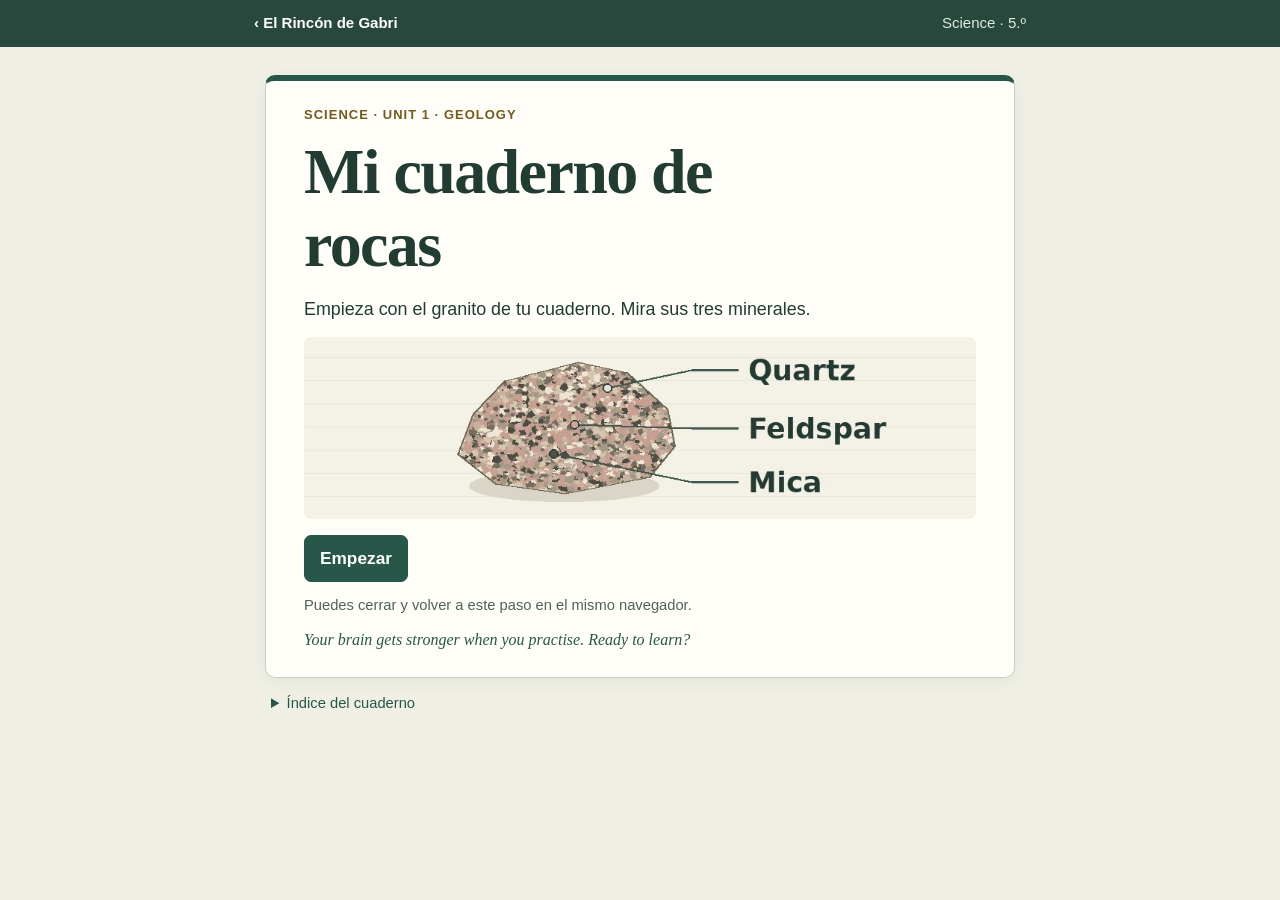
<file: science-geology.html>
<!doctype html>
<html lang="es">
<head>
  <meta charset="utf-8">
  <meta name="viewport" content="width=device-width,initial-scale=1">
  <meta name="theme-color" content="#28483e">
  <title>Mi cuaderno de rocas · El Rincón de Gabri</title>
  <meta name="description" content="Science de 5.º paso a paso. Sigue los apartados de tu cuaderno y aprende a explicar en inglés cómo cambia una roca.">
  <link rel="stylesheet" href="science/fieldbook.css?v=cuaderno2">
  <script defer src="science/content.js"></script>
  <script defer src="science/lessons.js?v=cuaderno2"></script>
  <script defer src="science/fieldbook.js?v=cuaderno2"></script>
</head>
<body>
<a href="#current" class="skip">Saltar al ejercicio</a>
<header><div class="topline"><a href="index.html">‹ El Rincón de Gabri</a><span>Science · 5.º</span></div></header>
<main class="book">
  <article class="sheet" aria-labelledby="heading">
    <div id="status-line"></div>
    <div id="current" tabindex="-1"><h1 id="heading">Mi cuaderno de rocas</h1></div>
    <noscript><p>Para practicar en papel, abre el <a href="science/Science_Fieldbook.pdf">cuaderno de Science en PDF</a>.</p></noscript>
  </article>
  <div class="book-tools">
    <button type="button" class="quiet-link" id="previous" hidden>Paso anterior</button>
    <details id="contents"><summary>Índice del cuaderno</summary>
      <nav id="contents-links" aria-label="Apartados del cuaderno"></nav>
    </details>
  </div>
  <p id="storage-note" role="status"></p>
</main>
</body>
</html>
</file>
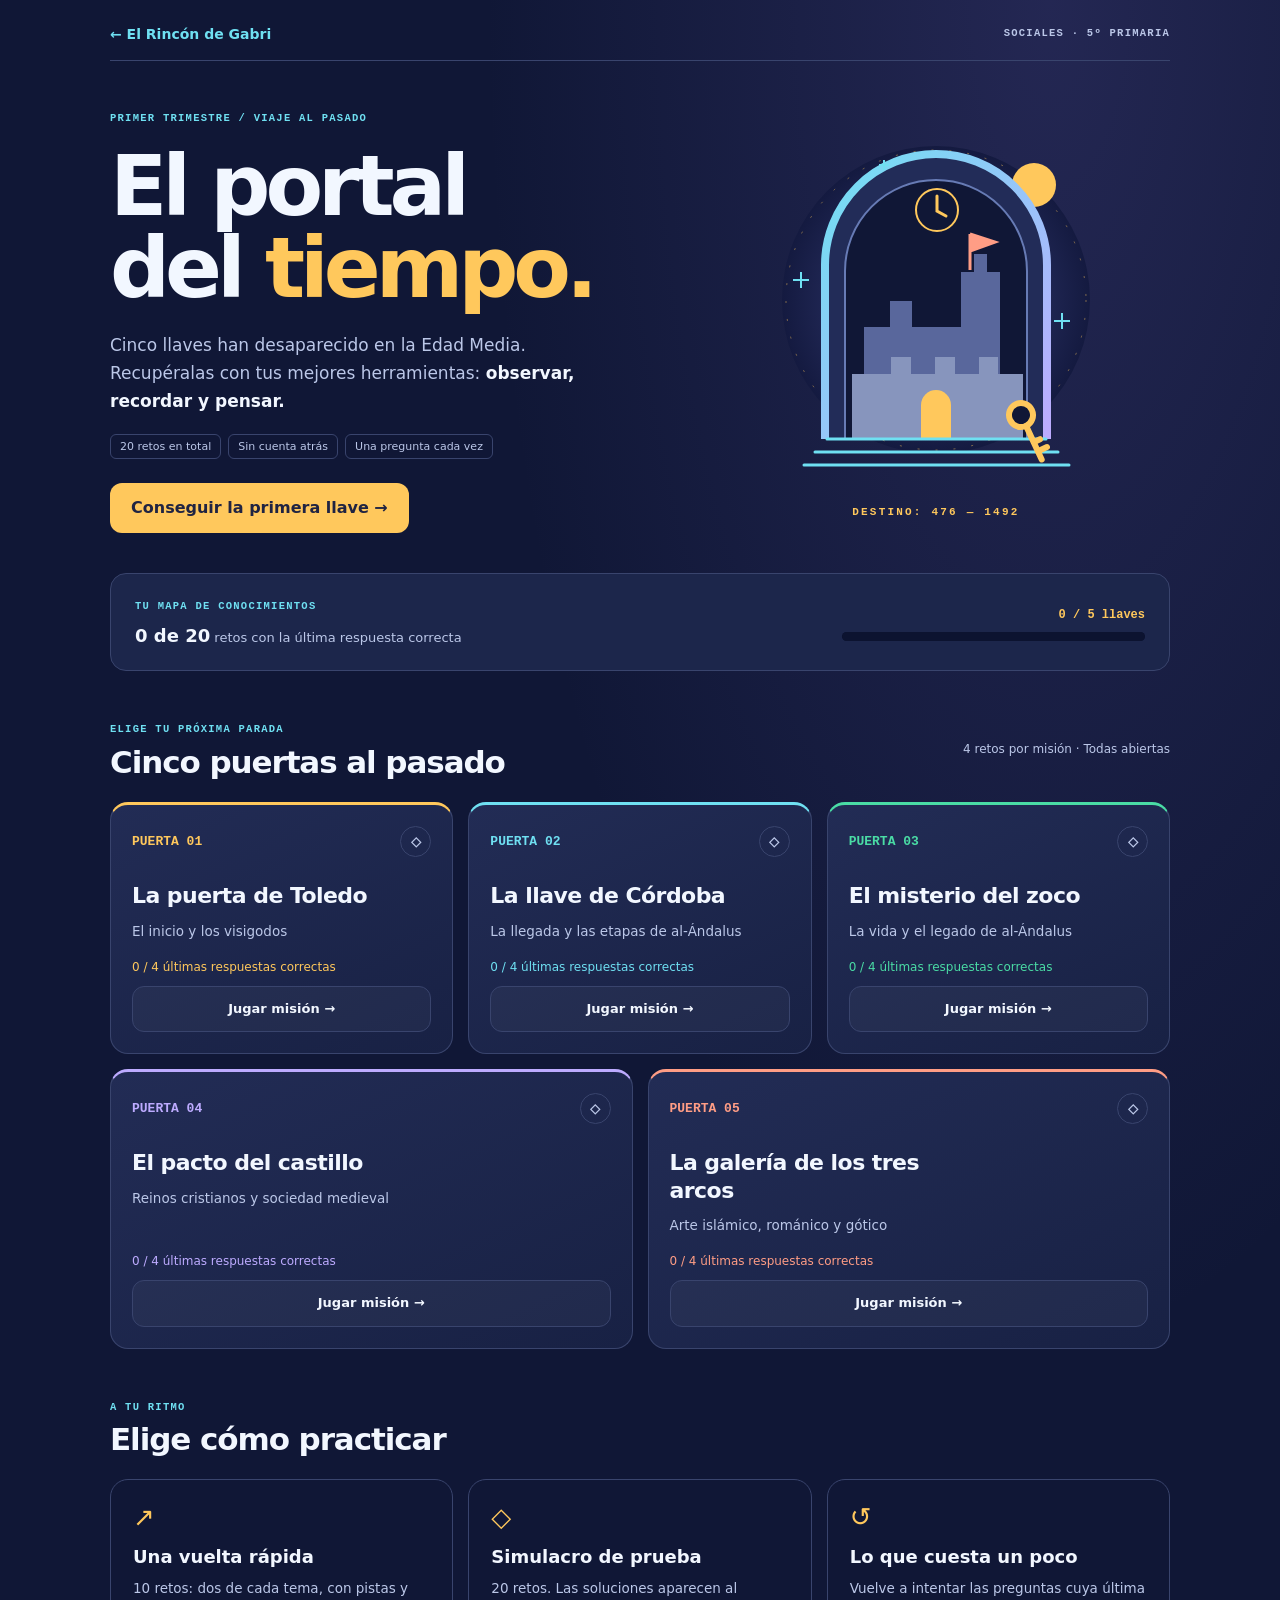
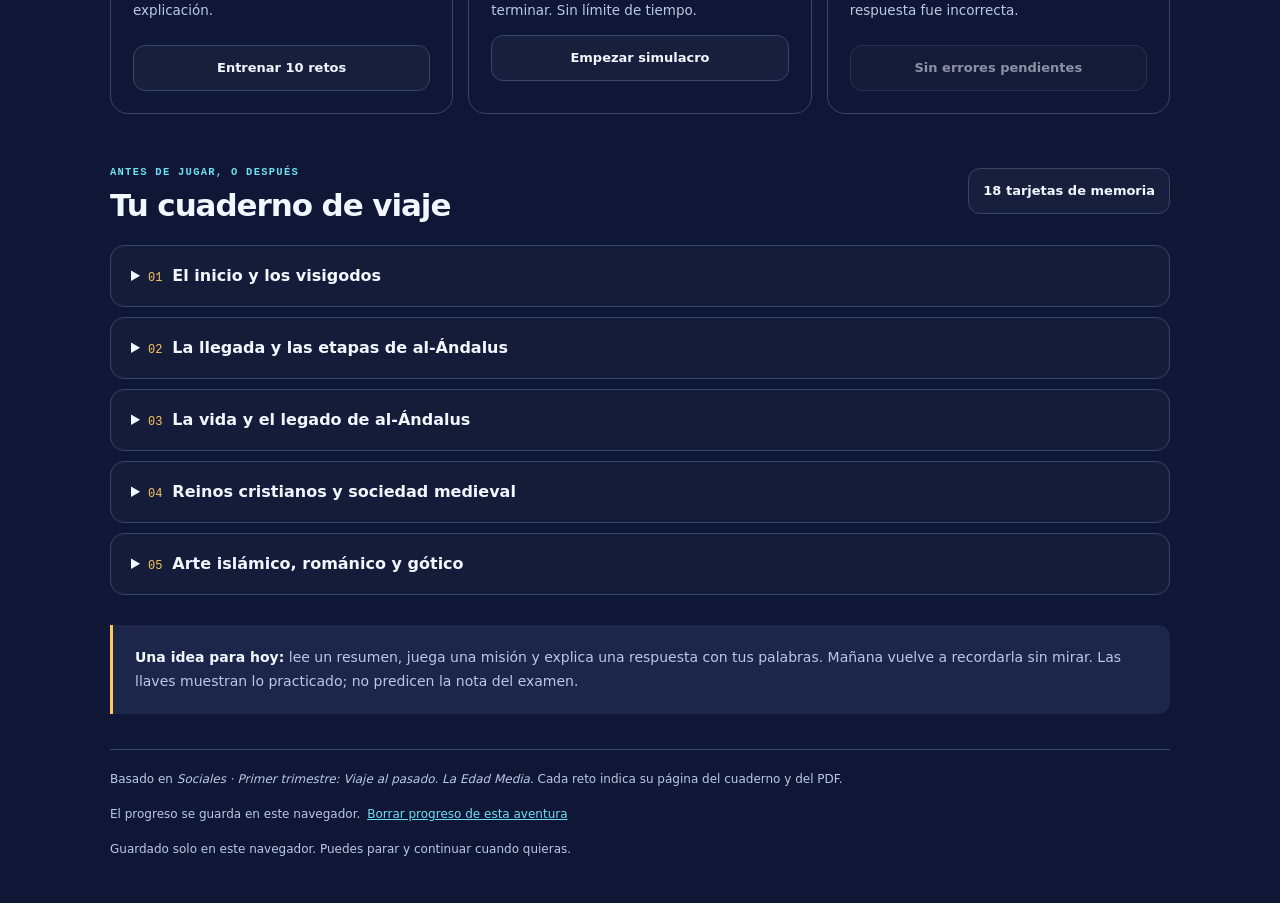
<file: sociales-edad-media.html>
<!doctype html>
<html lang="es">
<head>
  <meta charset="utf-8">
  <meta name="viewport" content="width=device-width, initial-scale=1">
  <meta name="description" content="Una aventura de Sociales de 5º: 20 retos sobre la Edad Media, cinco misiones, tarjetas y un simulacro. Basada en el cuaderno del primer trimestre.">
  <meta name="theme-color" content="#101736">
  <title>El portal del tiempo · Sociales · El Rincón de Gabri</title>
  <link rel="stylesheet" href="sociales-edad-media.css">
  <script src="sociales-edad-media-data.js" defer></script>
  <script src="sociales-edad-media.js" defer></script>
</head>
<body>
<a class="skip" href="#main">Saltar al contenido</a>
<div class="wrap">
  <header class="topbar">
    <a href="./" class="home">← El Rincón de Gabri</a>
    <span class="course">SOCIALES · 5º PRIMARIA</span>
  </header>
  <main id="main">
    <div id="homeScreen">
      <section class="hero" aria-labelledby="pageTitle">
        <div class="hero-copy">
          <span class="eyebrow">PRIMER TRIMESTRE / VIAJE AL PASADO</span>
          <h1 id="pageTitle">El portal<br>del <em>tiempo.</em></h1>
          <p>Cinco llaves han desaparecido en la Edad Media. Recupéralas con tus mejores herramientas: <strong>observar, recordar y pensar.</strong></p>
          <div class="hero-tags"><span>20 retos en total</span><span>Sin cuenta atrás</span><span>Una pregunta cada vez</span></div>
          <div class="hero-actions"><button class="primary" id="startAdventure">Conseguir la primera llave →</button><button class="outline" id="resume" hidden>Continuar partida</button></div>
        </div>
        <div class="portal-art" aria-hidden="true">
          <svg viewBox="0 0 370 380" xmlns="http://www.w3.org/2000/svg">
            <defs><linearGradient id="portalGlow" x1="0" y1="0" x2="1" y2="1"><stop stop-color="#6fe0f2"/><stop offset="1" stop-color="#bdabff"/></linearGradient><radialGradient id="portalSky"><stop stop-color="#3b4380"/><stop offset="1" stop-color="#141a40"/></radialGradient></defs>
            <circle cx="185" cy="180" r="154" fill="url(#portalSky)"/>
            <circle cx="185" cy="180" r="150" fill="none" stroke="#ffc85c" stroke-opacity=".45" stroke-dasharray="2 16"/>
            <circle cx="283" cy="65" r="22" fill="#ffc85c"/>
            <path d="M74 319V145a111 111 0 0 1 222 0v174" fill="#222c58" stroke="url(#portalGlow)" stroke-width="8"/>
            <path d="M94 319V151a91 91 0 0 1 182 0v168" fill="#101736" stroke="#677bb5" stroke-width="2"/>
            <path d="M113 320V207h26v-26h22v26h49v-55h13v-18h13v18h13v168Z" fill="#59679c"/>
            <path d="M101 320h171v-66h-25v-17h-19v17h-24v-17h-20v17h-24v-17h-20v17h-39Z" fill="#8795bd"/>
            <path d="M170 320v-35a15 15 0 0 1 30 0v35" fill="#ffc85c"/>
            <path d="M219 150v-36m0 0 25 8-25 9" fill="#ff9d85" stroke="#ff9d85" stroke-width="3"/>
            <path d="M76 319h219M64 332h243M53 345h265" stroke="#6fe0f2" stroke-width="3" stroke-linecap="round"/>
            <circle cx="186" cy="90" r="21" fill="#101736" stroke="#ffc85c" stroke-width="2"/>
            <path d="M186 76v15l9 5" fill="none" stroke="#ffc85c" stroke-width="3" stroke-linecap="round"/>
            <path d="M42 160h16m-8-8v16M303 201h16m-8-8v16M128 45h10m-5-5v10" stroke="#6fe0f2" stroke-width="2"/>
            <g transform="translate(270 295) rotate(-25)"><circle r="12" fill="#101736" stroke="#ffc85c" stroke-width="6"/><path d="M0 12v37m0-9h10m-10-10h7" stroke="#ffc85c" stroke-width="6" stroke-linecap="round"/></g>
          </svg>
          <span class="art-label">DESTINO: 476 — 1492</span>
        </div>
      </section>

      <section class="progress-panel" aria-label="Tu progreso">
        <div><span class="eyebrow">TU MAPA DE CONOCIMIENTOS</span><p><strong id="masteryCount">0 de 20</strong> retos con la última respuesta correcta</p></div>
        <div class="progress-side"><span id="keyCount">0 / 5 llaves</span><progress id="masteryBar" max="20" value="0" aria-label="Retos con la última respuesta correcta"></progress></div>
      </section>

      <section aria-labelledby="missionsTitle" class="missions-section">
        <div class="section-head"><div><span class="eyebrow">ELIGE TU PRÓXIMA PARADA</span><h2 id="missionsTitle">Cinco puertas al pasado</h2></div><span class="muted small">4 retos por misión · Todas abiertas</span></div>
        <div class="missions" id="missions"></div>
      </section>

      <section class="practice" aria-labelledby="practiceTitle">
        <div class="section-head"><div><span class="eyebrow">A TU RITMO</span><h2 id="practiceTitle">Elige cómo practicar</h2></div></div>
        <div class="practice-grid">
          <article><span class="mode-icon">↗</span><h3>Una vuelta rápida</h3><p>10 retos: dos de cada tema, con pistas y explicación.</p><button class="outline" id="quick">Entrenar 10 retos</button></article>
          <article><span class="mode-icon">◇</span><h3>Simulacro de prueba</h3><p>20 retos. Las soluciones aparecen al terminar. Sin límite de tiempo.</p><button class="outline" id="exam">Empezar simulacro</button><span class="small muted" id="bestExam"></span></article>
          <article><span class="mode-icon">↺</span><h3>Lo que cuesta un poco</h3><p>Vuelve a intentar las preguntas cuya última respuesta fue incorrecta.</p><button class="outline" id="retry" disabled>Sin errores pendientes</button></article>
        </div>
      </section>

      <section class="study-section" aria-labelledby="studyTitle">
        <div class="section-head"><div><span class="eyebrow">ANTES DE JUGAR, O DESPUÉS</span><h2 id="studyTitle">Tu cuaderno de viaje</h2></div><button class="outline compact" id="openCards">18 tarjetas de memoria</button></div>
        <div id="lessons"></div>
      </section>
      <aside class="parent-note"><strong>Una idea para hoy:</strong> lee un resumen, juega una misión y explica una respuesta con tus palabras. Mañana vuelve a recordarla sin mirar. Las llaves muestran lo practicado; no predicen la nota del examen.</aside>
      <footer><p>Basado en <cite>Sociales · Primer trimestre: Viaje al pasado. La Edad Media</cite>. Cada reto indica su página del cuaderno y del PDF.</p><p>El progreso se guarda en este navegador. <button class="text-button" id="reset">Borrar progreso de esta aventura</button></p><p class="small muted" id="storageStatus">Puedes parar y continuar cuando quieras.</p></footer>
    </div>

    <section id="playScreen" hidden aria-labelledby="questionTitle">
      <div class="play-top"><button class="outline compact" id="pause">← Guardar y salir</button><span class="eyebrow" id="modeLabel"></span></div>
      <div class="session-progress"><span id="questionCount"></span><progress id="sessionBar" max="20" value="0" aria-label="Preguntas completadas de la sesión"></progress></div>
      <div id="questionStage"></div>
    </section>

    <section id="resultScreen" hidden aria-labelledby="resultTitle"></section>

    <section id="cardScreen" hidden aria-labelledby="cardsTitle">
      <div class="play-top"><button class="outline compact" id="closeCards">← Volver al mapa</button><span class="eyebrow" id="cardCount"></span></div>
      <h2 id="cardsTitle" tabindex="-1">Recuerda antes de girar</h2>
      <p class="muted">Di la respuesta en voz alta. Después comprueba.</p>
      <div class="flashcard"><span class="eyebrow">¿QUÉ RECUERDAS DE...?</span><h3 id="cardFront"></h3><p id="cardBack" hidden></p><button class="primary" id="flipCard">Ver respuesta</button></div>
      <div class="card-controls"><button class="outline" id="prevCard">← Anterior</button><button class="outline" id="nextCard">Siguiente →</button></div>
    </section>
  </main>
  <noscript><p class="parent-note">Activa JavaScript para jugar. Los resúmenes y actividades también están en el material de estudio preparado por Papá.</p></noscript>
</div>
<dialog id="confirmDialog" aria-labelledby="dialogTitle"><h2 id="dialogTitle"></h2><p id="dialogText"></p><div class="dialog-actions"><button class="outline" id="cancelDialog">Cancelar</button><button class="primary" id="acceptDialog">Continuar</button></div></dialog>
</body>
</html>
</file>
<file: science/fieldbook.css>
:root{--ink:#213c33;--pine:#275748;--dim:#4f6359;--line:#ced6c8;--paper:#fffef8;--cream:#f3f2e8;--mark:#f5d77d;--wash:#f0f5e9;--darkgold:#765a1d;--sans:Nunito,'Trebuchet MS',Arial,sans-serif;--serif:Georgia,'Times New Roman',serif}
*{box-sizing:border-box}body{margin:0;color:var(--ink);background:#efefe5;font:1.08rem/1.52 var(--sans)}header{background:#28483e;color:white}.topline{max-width:820px;padding:12px 24px;margin:auto;display:flex;justify-content:space-between;gap:12px;align-items:center;font-size:.94rem}.topline a{color:white;text-decoration:none;font-weight:bold}.topline span{color:#e1eadd}a{color:var(--pine);text-underline-offset:3px}button,textarea,select{font:inherit}button{cursor:pointer}button:focus-visible,a:focus-visible,summary:focus-visible,textarea:focus-visible,input:focus-visible,select:focus-visible{outline:3px solid #ac5934;outline-offset:3px}.skip{position:absolute;top:-150px;left:16px;background:white;padding:8px;z-index:5}.skip:focus{top:10px}
.book{max-width:790px;margin:28px auto;padding:0 20px 28px}.sheet{border:1px solid #cbd0be;border-top:6px solid var(--pine);border-radius:10px;background:var(--paper);box-shadow:0 4px 16px #3448370d;padding:24px clamp(18px,4vw,38px) 26px;overflow-wrap:anywhere}.progress{display:flex;align-items:baseline;justify-content:space-between;gap:10px;color:var(--dim);font-size:.91rem}.progress b{color:var(--pine)}progress{display:block;width:100%;height:5px;appearance:none;overflow:hidden;border:0;border-radius:4px;background:#e9ecdf;margin:8px 0 20px}progress::-webkit-progress-bar{background:#e9ecdf}progress::-webkit-progress-value{background:#82976d}progress::-moz-progress-bar{background:#82976d}h1,h2,h3,p,figure,fieldset,ol{margin:0}h1,h2,h3{font-family:var(--serif);line-height:1.14;letter-spacing:-.025em}h1{font-size:clamp(1.75rem,4.5vw,2.7rem);margin:.18em 0 .42em}h2{font-size:1.34rem}h3{font-size:1.13rem}h1:focus,#current:focus{outline:none}.cover h1{font-size:clamp(2.5rem,7vw,4rem);max-width:15ch;margin-bottom:.22em}.kicker{color:var(--darkgold);font-size:.81rem;letter-spacing:.08em;font-weight:800;text-transform:uppercase}.intro,.core-idea{font-size:1.12rem;max-width:56ch}.core-idea{margin:9px 0 12px;padding:9px 13px;border-left:4px solid var(--mark);background:#faf6e6}.art{width:100%;aspect-ratio:900/244;background-image:url('specimens.webp');background-size:200% 200%;border-radius:7px;margin:12px 0 13px}.art.granite{background-position:0 0}.art.basalt{background-position:100% 0}.art.sediment{background-position:0 100%}.art.marble{background-position:100% 100%}.cover .art{margin:14px 0}.cover-message{font-size:.95rem;margin:6px 0;color:var(--dim)}.task{margin:16px 0 9px;font-weight:700;font-size:.94rem;color:var(--pine)}.ask,legend{display:block;font:700 1.34rem/1.3 var(--serif);color:var(--ink);margin:4px 0 10px}fieldset{border:0;padding:0;min-width:0}.options{display:grid;gap:8px;max-width:570px}.option,button.primary,.primary-link,.soft-button{min-height:45px;padding:9px 15px;border-radius:7px;font-weight:700}.option,.soft-button{border:1px solid #acb9a6;background:white;color:var(--ink);text-align:left}.option:hover,.soft-button:hover{background:var(--wash)}.option.chosen{border:2px solid var(--pine);padding:8px 14px;background:#e9f2e2}.option[disabled]{opacity:.8;cursor:default}.option.bad{border-style:dashed;border-color:#996137}.primary,.primary-link{border:1px solid var(--pine);background:var(--pine);color:white;text-decoration:none;display:inline-flex;align-items:center;justify-content:center;text-align:center}.primary:hover,.primary-link:hover{background:#1e4238}.actions{display:flex;align-items:center;gap:10px;flex-wrap:wrap;margin-top:16px}.sub,.source,.fine,.hint summary,.quiet-link,.book-tools summary,.secondary-link{font-size:.92rem}.sub,.source,.fine{color:var(--dim)}.fine{margin-top:12px}.source{margin:0 0 10px}.hint{margin:10px 0 0}.hint summary,.extra summary{cursor:pointer;text-decoration:underline;text-underline-offset:3px;color:var(--pine);width:fit-content}.hint p,.extra p{margin:7px 0}.msg:empty{display:none}.msg:not(:empty),.model{margin:11px 0 0;border-left:4px solid #8d9e73;background:var(--wash);padding:8px 12px;border-radius:0 5px 5px 0}.msg.try{background:#fbf3dc;border-color:#c6a154}.quiet-link{border:0;background:none;padding:8px 0;color:var(--pine);text-decoration:underline;text-underline-offset:3px}.book-tools{display:flex;align-items:baseline;flex-wrap:wrap;gap:7px 22px;margin:6px 6px 0}.book-tools details{flex:1;min-width:min(100%,210px)}.book-tools summary{cursor:pointer;padding:8px 0;color:var(--pine);width:fit-content}#contents-links{background:var(--paper);border:1px solid var(--line);border-radius:8px;margin:5px 0;padding:12px 16px;max-width:540px}#contents-links a{display:block;padding:6px 0}#contents-links details{border-block:1px solid var(--line);margin:6px 0}#contents-links details a{padding-left:12px}.route-line{display:flex;align-items:baseline;gap:5px 8px;flex-wrap:wrap;margin:9px 0 13px;font-weight:bold;color:var(--pine);font-size:.99rem}.route-line span[aria-hidden]{color:#738175}.route-line b{font-weight:700;border-bottom:3px solid var(--mark)}textarea{width:100%;min-height:108px;border:1px solid #8a9a85;border-radius:6px;background:#fff;font-size:1.08rem;padding:11px;color:var(--ink);resize:vertical}.extra{border-top:1px solid var(--line);padding-top:10px;margin-top:12px}.en-quote{font:italic 1rem/1.4 var(--serif);color:var(--pine);margin-top:13px}.saved-text{white-space:pre-wrap;overflow-wrap:anywhere}.archive{margin-top:9px}.archive li{margin:5px 0}.panel-foot{margin-top:18px;color:var(--dim);font-size:.86rem}.review-line{padding:10px 0;border-bottom:1px solid var(--line)}.review-line p{margin:4px 0}.review-line:last-child{border:0}.check{display:flex;gap:8px;align-items:baseline;margin:7px 0}.check input{accent-color:var(--pine)}#storage-note{font-size:.9rem;color:var(--darkgold);margin:8px 5px} [hidden]{display:none!important}
@media(max-width:540px){body{font-size:1.02rem}.book{padding:0 9px 22px;margin:12px auto}.sheet{padding:16px 16px 20px}.topline{padding:9px 16px}.art{width:100%;aspect-ratio:900/244}.progress{font-size:.81rem}.task{margin-top:13px}.ask,legend{font-size:1.2rem}.core-idea,.intro{font-size:1.04rem}.actions .primary,.actions .primary-link{width:100%}.cover h1{max-width:none}.en-quote{font-size:.94rem}}
.route-list{display:grid;gap:.6rem;margin:14px 0}.block-label{display:block;margin:8px 0}.options input{accent-color:var(--pine)}.actions+.quiet-link{margin-top:3px}
.art.grains,.art.layers,.art.pressure,.art.cooling{background-image:url('rock-processes.webp')}.art.grains{background-position:0 0}.art.layers{background-position:100% 0}.art.pressure{background-position:0 100%}.art.cooling{background-position:100% 100%}
</file>
<file: sociales-edad-media.css>
:root{--night:#101736;--deep:#192248;--line:#39446d;--snow:#f2f7ff;--mute:#bbc7e8;--sun:#ffc85c;--ice:#6fe0f2;--moss:#4adca5;--rose:#ff9d85;--wrong:#ff9cae;--radius:23px;font-family:ui-rounded,'Trebuchet MS',system-ui,sans-serif;color:var(--snow);background:var(--night);color-scheme:dark}
*{box-sizing:border-box}body{margin:0;background:radial-gradient(ellipse at 82% 0,rgba(92,85,166,.26),transparent 38%);min-height:100vh}button,input,select{font:inherit}button,a,input,select{touch-action:manipulation}button{cursor:pointer}a{color:var(--ice)}button{min-height:46px}button:disabled{cursor:default;opacity:.55}button:focus-visible,a:focus-visible,input:focus-visible,select:focus-visible,summary:focus-visible{outline:3px solid var(--sun);outline-offset:4px}h1,h2,h3,p{margin-top:0}h2{font-size:clamp(24px,4vw,31px);letter-spacing:-.035em}h3{line-height:1.25}p{line-height:1.65}[hidden]{display:none!important}.wrap{max-width:1120px;margin:auto;padding:26px 30px 40px}.skip{position:absolute;top:-100px;background:var(--sun);color:#182040;padding:15px;z-index:20}.skip:focus{top:8px}.topbar{display:flex;align-items:center;justify-content:space-between;gap:15px;padding-bottom:18px;border-bottom:1px solid var(--line)}.home{text-decoration:none;font-weight:bold;font-size:14px}.course,.eyebrow{font:700 10.5px/1.5 ui-monospace,SFMono-Regular,monospace;letter-spacing:.12em}.course{color:var(--mute)}.eyebrow{color:var(--ice)}.hero{display:grid;grid-template-columns:1.2fr 1fr;align-items:center;gap:30px;padding:45px 0 30px}.hero h1{font-size:clamp(48px,7.5vw,84px);line-height:.98;letter-spacing:-.06em;margin:18px 0 22px;font-weight:900}.hero h1 em{color:var(--sun);font-style:normal}.hero-copy>p{font-size:17px;color:var(--mute);max-width:45ch}.hero-copy strong{color:var(--snow);font-weight:600}.hero-tags{display:flex;flex-wrap:wrap;gap:7px;margin:18px 0 24px}.hero-tags span{font-size:11px;border:1px solid var(--line);padding:5px 9px;border-radius:6px;color:var(--mute)}.hero-actions{display:flex;gap:10px;flex-wrap:wrap}.primary,.outline{border-radius:12px;padding:13px 20px;font-weight:800;border:1px solid transparent;text-decoration:none;line-height:1.4}.primary{background:var(--sun);color:#202442}.primary:hover{background:#ffda8b}.outline{background:rgba(255,255,255,.035);color:var(--snow);border-color:var(--line)}.outline:hover:not(:disabled){border-color:var(--ice);background:#232f58}.compact{padding:9px 14px;font-size:13px}.portal-art{position:relative;text-align:center;max-width:370px;margin:auto;width:100%}.portal-art svg{width:100%;display:block}.art-label{font:700 11px ui-monospace,monospace;letter-spacing:.2em;color:var(--sun)}.progress-panel{display:flex;justify-content:space-between;align-items:center;gap:22px;background:#1c264b;border:1px solid var(--line);padding:20px 24px;border-radius:16px;margin:10px 0 46px}.progress-panel p{margin:6px 0 0;font-size:13px;color:var(--mute)}.progress-panel strong{font-size:18px;color:var(--snow)}.progress-side{min-width:180px;width:30%;text-align:right}.progress-side>span{font:700 12px ui-monospace,monospace;color:var(--sun)}progress{display:block;appearance:none;width:100%;height:9px;border:0;border-radius:20px;background:#0c1330;margin-top:10px;overflow:hidden}progress::-webkit-progress-bar{background:#0c1330;border-radius:20px}progress::-webkit-progress-value{background:var(--moss);border-radius:20px}progress::-moz-progress-bar{background:var(--moss);border-radius:20px}.section-head{display:flex;justify-content:space-between;align-items:center;gap:18px;margin-bottom:22px}.section-head h2{margin:6px 0 0}.small{font-size:12px}.muted{color:var(--mute)}.missions{display:grid;grid-template-columns:repeat(6,1fr);gap:15px}.mission{grid-column:span 2;background:linear-gradient(155deg,#222c55,#182144);border:1px solid var(--line);border-top:3px solid var(--accent);border-radius:18px;padding:21px;display:flex;flex-direction:column;position:relative}.mission:nth-child(n+4){grid-column:span 3}.mission-number{display:flex;align-items:center;justify-content:space-between;font:700 13px ui-monospace,monospace;color:var(--accent);margin-bottom:25px}.mission-key{border:1px solid var(--line);border-radius:50%;width:31px;height:31px;display:grid;place-items:center;color:var(--mute)}.mission.done .mission-key{background:var(--sun);color:#1c2447;border-color:var(--sun)}.mission h3{font-size:22px;letter-spacing:-.025em;margin-bottom:10px;max-width:20ch}.mission p{font-size:13.5px;color:var(--mute);margin-bottom:18px;flex:1}.mission button{width:100%;font-size:13px}.mission .small{margin-bottom:12px;color:var(--accent)}.practice{margin-top:46px}.practice-grid{display:grid;grid-template-columns:repeat(3,1fr);gap:15px}.practice-grid article{border:1px solid var(--line);border-radius:18px;padding:22px;display:flex;flex-direction:column}.practice-grid h3{margin:14px 0 8px;font-size:18px}.practice-grid p{font-size:13.5px;color:var(--mute);flex:1}.practice-grid button{font-size:13px;width:100%}.mode-icon{font-size:26px;color:var(--sun)}#bestExam{margin-top:10px}.study-section{margin-top:46px}.lesson{border:1px solid var(--line);border-radius:14px;margin-bottom:10px;overflow:hidden;background:rgba(255,255,255,.02)}.lesson summary{padding:18px 20px;cursor:pointer;font-weight:bold;line-height:1.5}.lesson summary>span{color:var(--sun);font:12px ui-monospace,monospace;margin-right:10px}.lesson-content{padding:0 22px 22px;display:grid;grid-template-columns:1fr 1fr;gap:14px}.lesson-content article{padding:16px;background:#1c264b;border-radius:12px}.lesson-content h3{font-size:15px;color:var(--ice);margin-bottom:8px}.lesson-content p{font-size:14px;color:var(--mute);margin:0}.lesson-source{grid-column:1/-1;font:11px/1.6 ui-monospace,monospace;color:var(--mute);margin-top:0}.parent-note{padding:20px 22px;border-left:3px solid var(--sun);background:#1c264b;border-radius:0 12px 12px 0;font-size:14px;color:var(--mute);line-height:1.75;margin-top:30px}.parent-note strong{color:var(--snow)}footer{border-top:1px solid var(--line);margin-top:35px;padding-top:20px;color:var(--mute);font-size:12px}footer p{margin-bottom:9px}.text-button{background:none;border:0;color:var(--ice);text-decoration:underline;padding:3px;min-height:32px;font-size:12px}#playScreen,#resultScreen,#cardScreen{max-width:780px;margin:26px auto 50px}.play-top{display:flex;align-items:center;justify-content:space-between;gap:15px}.play-top .eyebrow{text-align:right;font-size:10px}.session-progress{margin:24px 0;font:700 12px ui-monospace,monospace;color:var(--mute)}.session-progress progress{margin-top:12px}.qcard{border:1px solid var(--line);border-radius:22px;padding:30px;background:linear-gradient(145deg,#202b53,#182144)}.qmeta{display:flex;justify-content:space-between;gap:15px;align-items:center}.qmeta .text-button{font-size:12px}.qcard h2{font-size:clamp(22px,3.8vw,29px);line-height:1.35;letter-spacing:-.02em;margin:18px 0 22px}.qcard h2:focus,#cardsTitle:focus,#resultTitle:focus{outline:0}.instruction{color:var(--mute);font-size:13px;margin-bottom:16px}.options{display:grid;gap:10px}.option{display:flex;align-items:center;gap:12px;text-align:left;padding:15px;background:#121c3c;border:1px solid #4c5987;border-radius:12px;color:var(--snow);min-height:61px;line-height:1.45;font-weight:600;font-size:16px}.option:hover:not(:disabled){border-color:var(--ice);background:#23335c}.option.chosen{border-color:var(--sun);background:#3a3545}.option.good{border-color:var(--moss);background:#163c3b}.option.bad{border-color:var(--wrong);background:#48293d}.option:disabled{opacity:1}.option-mark{flex:none;width:27px;height:27px;display:grid;place-items:center;background:rgba(255,255,255,.08);border-radius:7px;font:700 12px ui-monospace,monospace}.feedback{border:1px solid var(--line);border-left:4px solid var(--moss);border-radius:10px;padding:18px;margin-top:20px;background:#152d37}.feedback.wrong{border-left-color:var(--sun);background:#343044}.feedback h3{font-size:17px;margin-bottom:9px}.feedback p{font-size:15px;margin-bottom:7px}.feedback .source,.source{font:11px/1.6 ui-monospace,monospace;color:var(--mute);margin:14px 0 0}.qactions{display:flex;gap:10px;flex-wrap:wrap;margin-top:20px}.qactions .primary{flex:1}.hint{padding:15px;background:#333144;border:1px dashed var(--sun);border-radius:10px;font-size:14px;margin-top:15px;color:#ffe4ad}.match-row{display:grid;grid-template-columns:1fr 1.6fr;align-items:center;gap:14px;margin-bottom:12px}.match-row label{font-weight:700;line-height:1.5;font-size:14px}select{width:100%;min-height:51px;border-radius:9px;background:#121c3c;color:var(--snow);border:1px solid #61709b;padding:10px 9px;font-size:14px;white-space:normal;max-width:100%}input[type=text]{background:#121c3c;border:1px solid #61709b;border-radius:12px;min-height:57px;color:var(--snow);padding:14px;font-size:20px;width:100%}.input-label{display:block;font-weight:700;font-size:14px;margin-bottom:10px}.order-slots{margin-bottom:15px;background:#121c3c;border:1px dashed #61709b;border-radius:10px;min-height:55px;padding:14px}.order-slots ol{margin:0;padding-left:22px}.order-slots li{line-height:1.5;font-size:14px;padding:4px 0}.order-slots p{margin:0;color:var(--mute);font-size:13px}.order-tools{display:flex;gap:10px;margin:10px 0}.order-tools button{font-size:12px}.art-example{width:140px;height:136px;display:block;margin:0 auto 20px}.exam-saved{border-left:4px solid var(--ice);padding:15px;background:#192e43;margin-top:18px;font-size:14px}.result-banner{text-align:center;padding:34px 24px;background:#202b53;border:1px solid var(--line);border-radius:22px}.result-seal{font-size:45px;color:var(--sun);margin-bottom:10px}.result-banner h2{font-size:32px;margin-bottom:14px}.score{font:700 38px ui-monospace,monospace;color:var(--sun);margin-bottom:10px}.result-banner p{color:var(--mute);max-width:55ch;margin:12px auto}.result-actions{display:flex;justify-content:center;gap:10px;flex-wrap:wrap;margin-top:22px}.review{margin-top:26px}.review h3{font-size:19px}.review-item{padding:18px;border:1px solid var(--line);border-radius:13px;background:#192347;margin-bottom:12px}.review-item h4{font-size:16px;line-height:1.5;margin:0 0 10px}.review-item p{font-size:14px;margin-bottom:8px}.review-item .source{font-size:10px}.flashcard{background:#f0e8d8;color:#212a47;padding:34px;border-radius:22px;margin:24px 0;min-height:280px;display:flex;flex-direction:column;align-items:center;text-align:center}.flashcard .eyebrow{color:#515c7a}.flashcard h3{font-size:28px;line-height:1.3;margin:30px 0 20px}.flashcard p{font-size:20px;line-height:1.55}.flashcard button{margin-top:auto;background:#202a4d;color:var(--snow)}.card-controls{display:flex;justify-content:space-between;gap:15px}.dialog-actions{display:flex;gap:12px;justify-content:flex-end;margin-top:25px}dialog{background:#202b53;color:var(--snow);border:1px solid #62709d;border-radius:20px;padding:28px;max-width:min(510px,92vw);line-height:1.6}dialog::backdrop{background:rgba(0,0,0,.7)}dialog h2{font-size:25px}body.modal-open{overflow:hidden}.empty-message{color:var(--mute);line-height:1.7}.status-message{color:var(--sun);font-size:14px;margin-top:15px}.study-cta{display:block;margin-top:15px;font-weight:bold}.result-topics{display:flex;flex-wrap:wrap;gap:7px;justify-content:center;margin:20px 0}.result-topics span{border:1px solid var(--line);padding:6px 10px;border-radius:7px;font-size:12px}
@media(max-width:760px){.wrap{padding:20px}.hero{gap:10px;padding-top:30px;grid-template-columns:1.5fr 1fr}.hero h1{font-size:clamp(45px,9vw,68px)}.hero-copy>p{font-size:15px}.hero-tags{gap:5px}.hero-tags span{font-size:10px}.primary,.outline{padding:12px 16px}.hero-actions{grid-column:1/-1}.portal-art{align-self:start;margin-top:25px}.progress-panel{padding:18px;margin-bottom:32px}.progress-panel p{font-size:12px}.progress-side{min-width:115px}.section-head{align-items:flex-start}.section-head>.small{max-width:130px;text-align:right}.mission{grid-column:span 3}.mission:nth-child(n+4){grid-column:span 3}.mission:last-child{grid-column:span 6}.practice-grid{grid-template-columns:1fr}.practice-grid article{padding:20px;display:grid;grid-template-columns:1fr auto;gap:0 20px;align-items:center}.practice-grid .mode-icon{display:none}.practice-grid h3{margin:0 0 8px}.practice-grid p{grid-column:1;max-width:45ch;margin:0}.practice-grid button{grid-column:2;grid-row:1/3}.practice-grid #bestExam{grid-column:1/-1}.qcard{padding:23px}.lesson-content{grid-template-columns:1fr}.match-row{grid-template-columns:1fr;gap:7px;margin-bottom:18px}}
@media(max-width:480px){.wrap{padding:17px}.topbar{gap:10px}.course{font-size:8px;letter-spacing:.05em;max-width:100px;text-align:right}.home{font-size:12px}.hero{grid-template-columns:1fr;position:relative;padding:27px 0 16px}.hero-copy{position:relative;z-index:1}.hero-copy>.eyebrow{font-size:9px}.hero h1{font-size:58px;max-width:260px}.hero-copy>p{max-width:33ch}.portal-art{position:absolute;right:-12px;top:24px;width:127px;opacity:.6;pointer-events:none;z-index:0}.art-label{display:none}.hero-actions>button{width:100%;font-size:14px}.progress-panel{display:block}.progress-panel p{font-size:12px}.progress-side{width:100%;margin-top:14px;text-align:left}.progress-side>span{font-size:11px}.progress-panel strong{font-size:17px}.section-head{display:block}.section-head>.small{display:block;text-align:left;max-width:none;margin-top:9px}.missions{grid-template-columns:1fr}.mission,.mission:nth-child(n+4),.mission:last-child{grid-column:auto;padding:20px}.mission-number{margin-bottom:12px}.mission h3{font-size:22px;max-width:none}.mission p{margin-bottom:14px}.practice-grid article{display:flex;align-items:stretch;gap:5px}.practice-grid p{margin-bottom:10px}.practice-grid button{margin-top:7px}.study-section .section-head button{margin-top:15px}.qcard{padding:19px 17px}.qcard h2{font-size:23px}.qmeta{gap:10px}.qmeta .eyebrow{font-size:9px}.qmeta .text-button{font-size:11px}.option{font-size:15px;gap:9px;padding:13px}.qactions .primary{flex:auto;width:100%}.qactions .outline{width:100%}.play-top>.eyebrow{font-size:9px;max-width:140px}.session-progress{font-size:11px}.flashcard{padding:25px 18px}.flashcard h3{font-size:24px}.flashcard p{font-size:18px}.result-banner{padding:27px 19px}.result-banner h2{font-size:27px}.result-actions button{width:100%}}
@media(prefers-reduced-motion:reduce){*,*::before,*::after{scroll-behavior:auto!important;animation:none!important;transition:none!important}}
</file>
